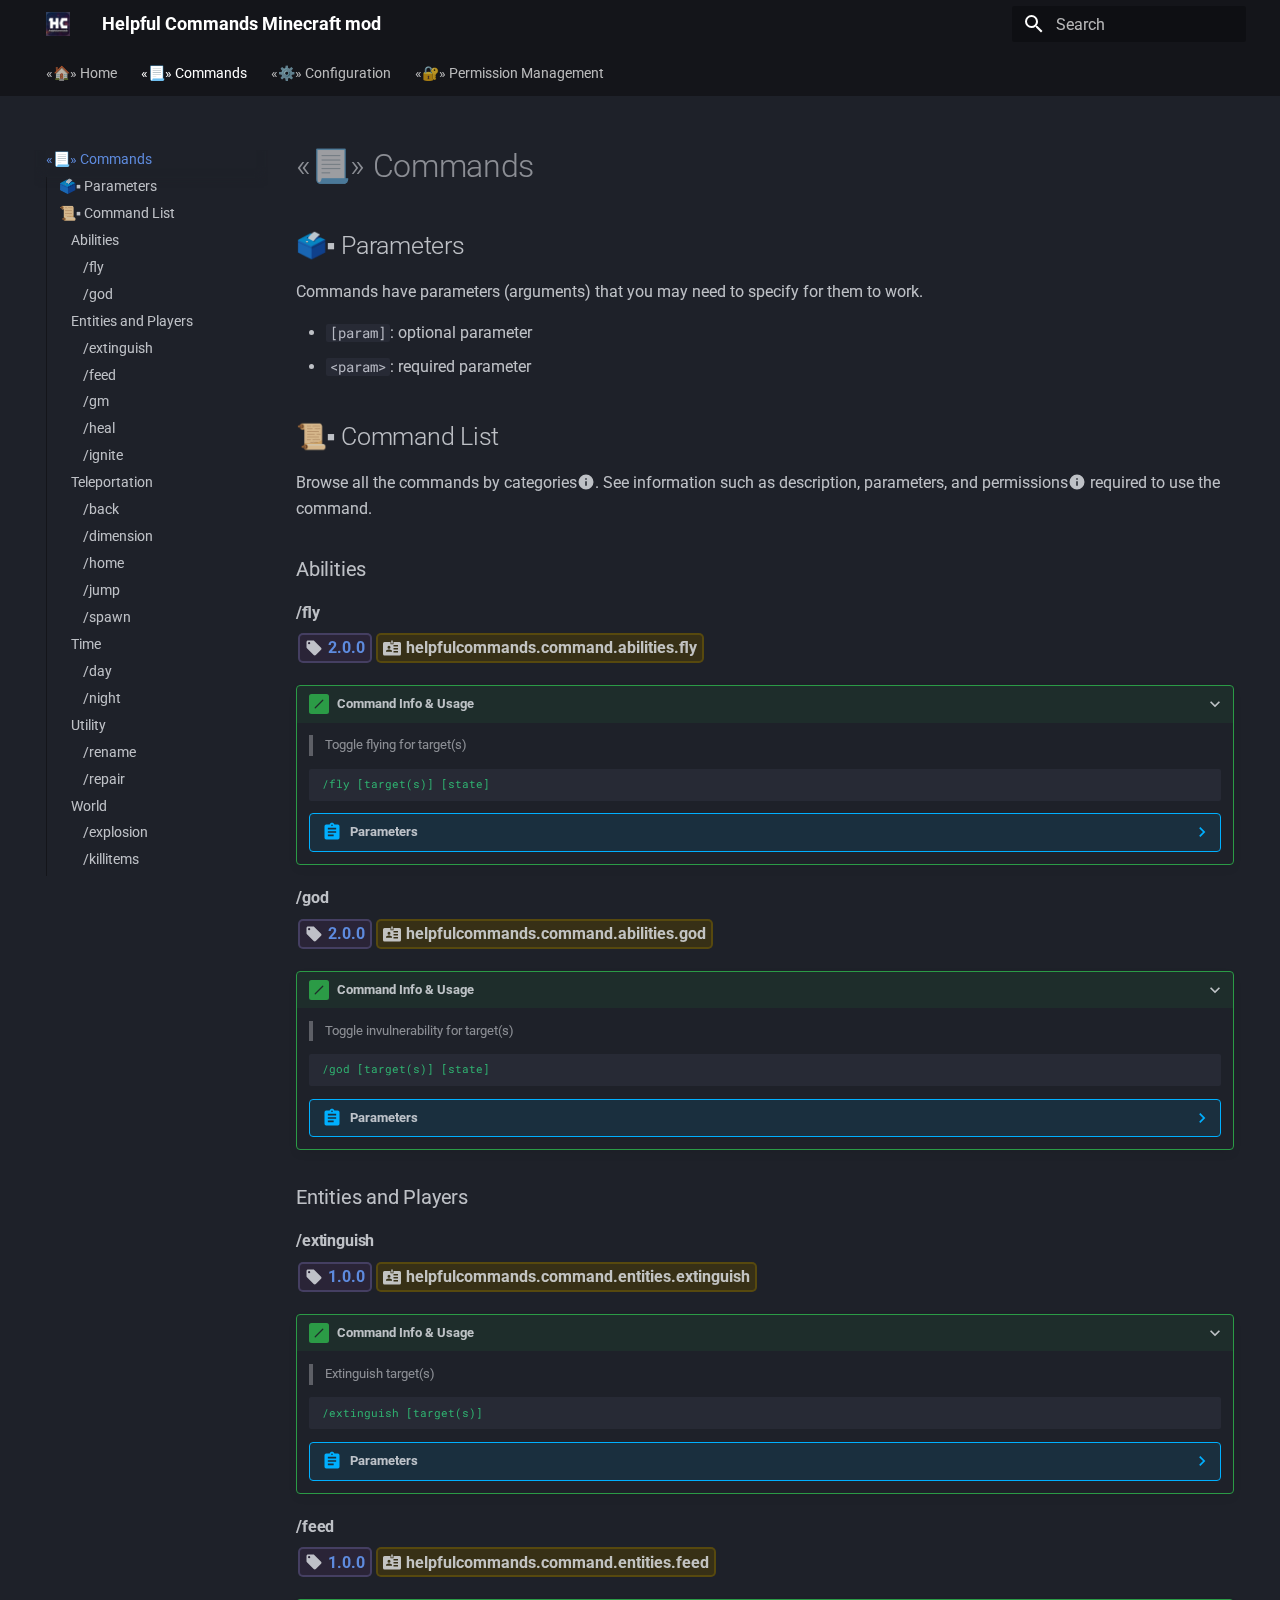
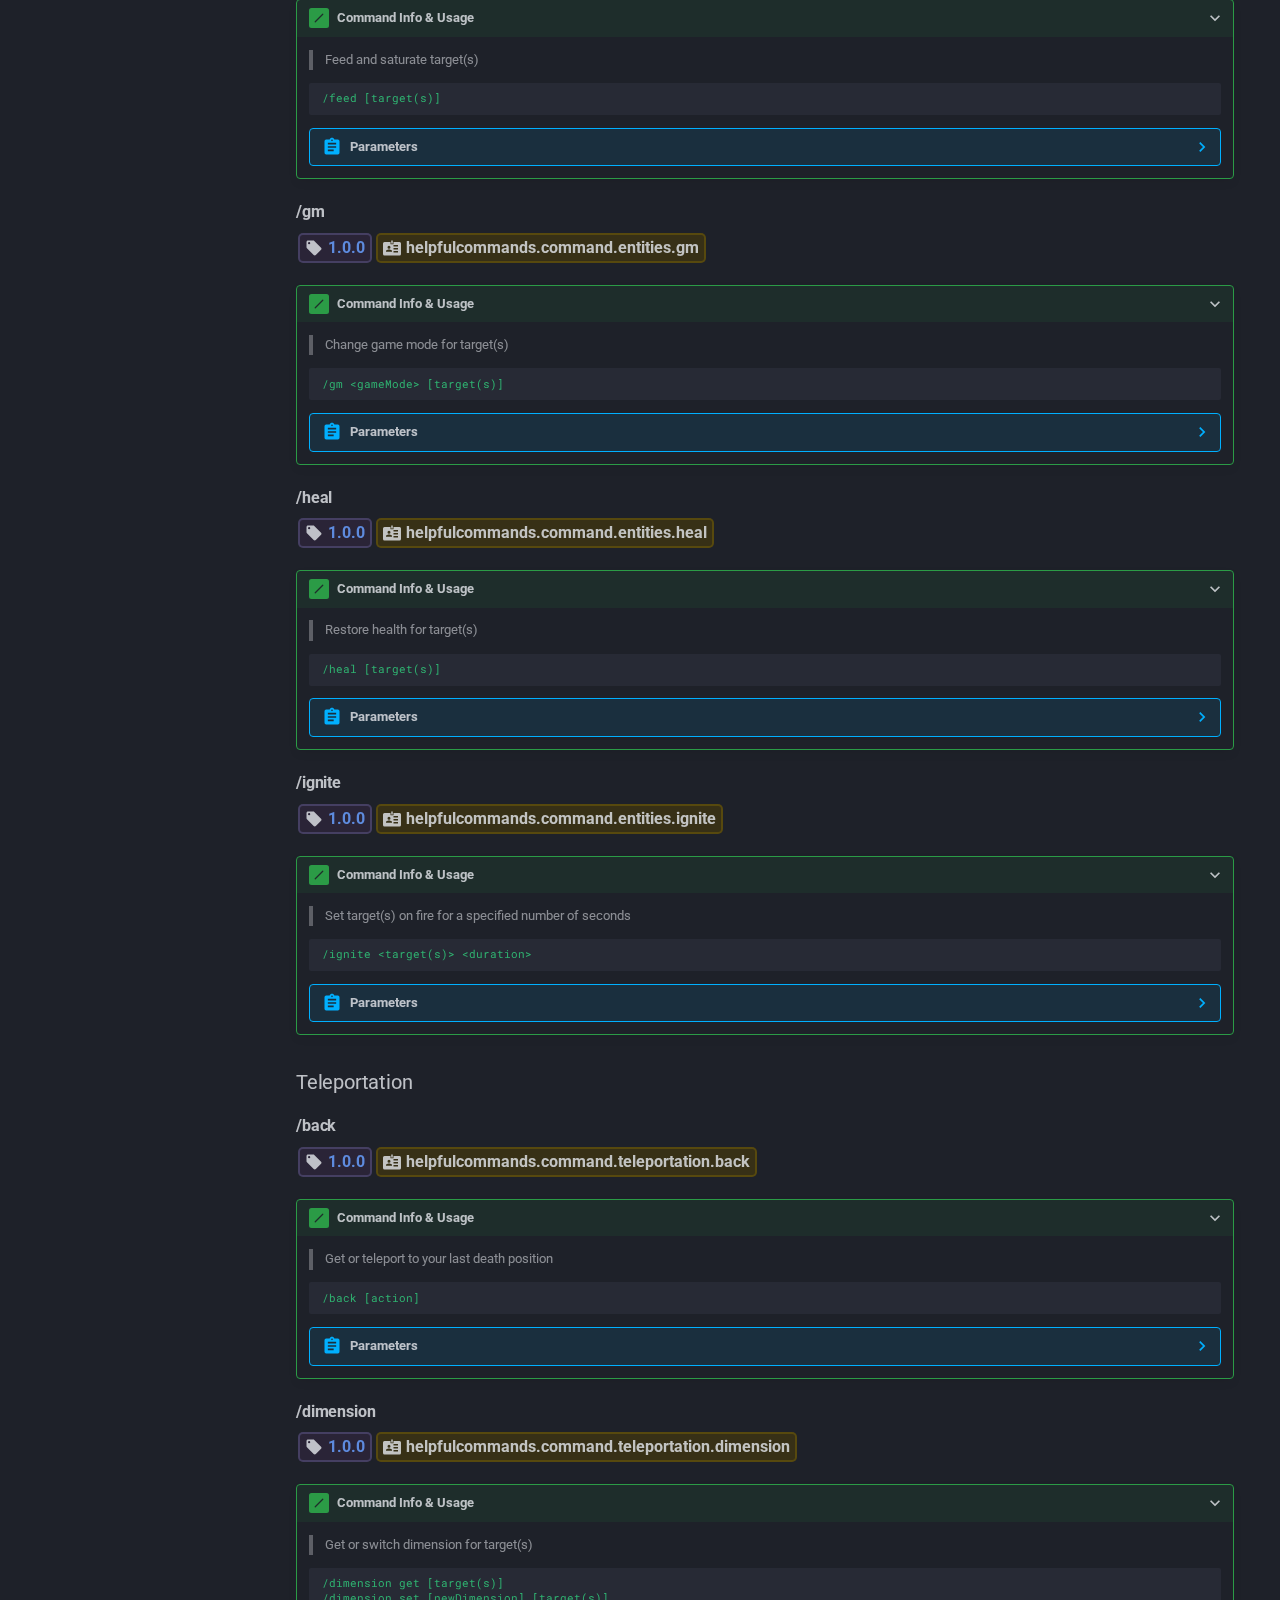
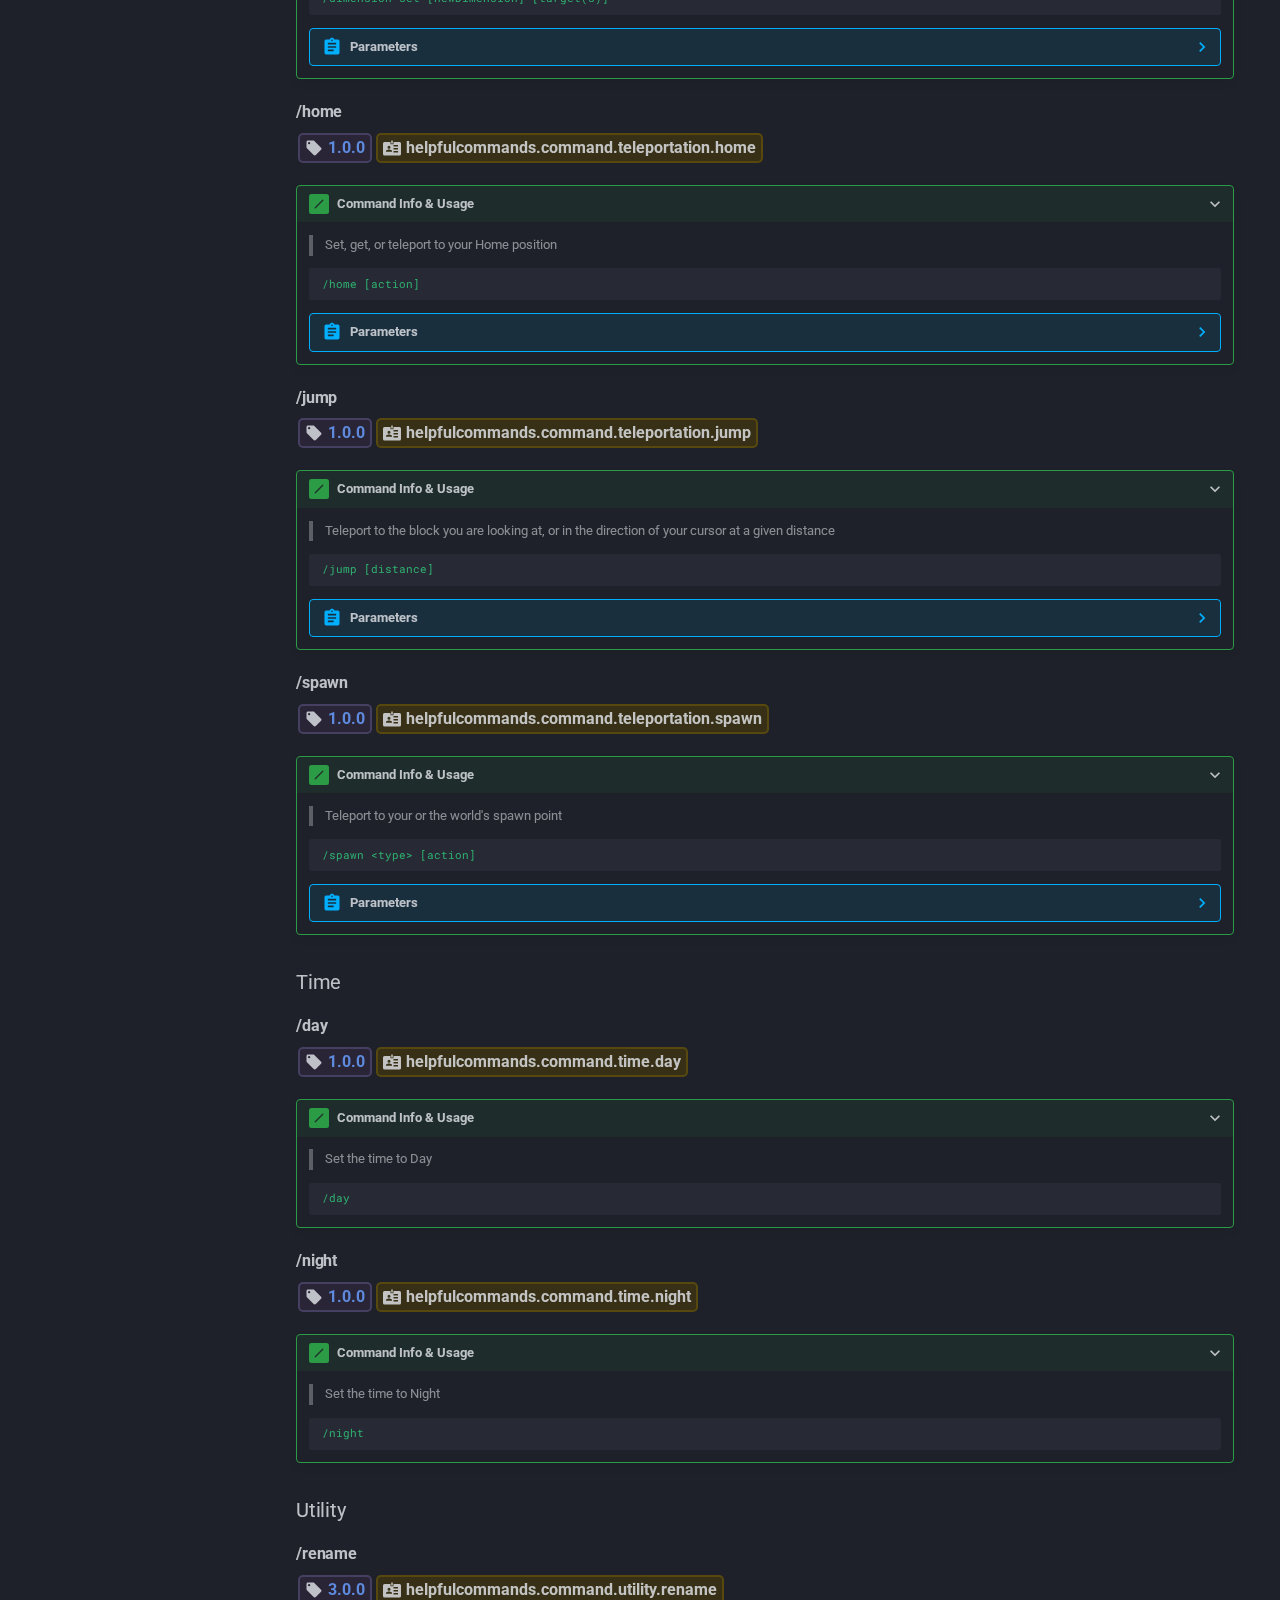
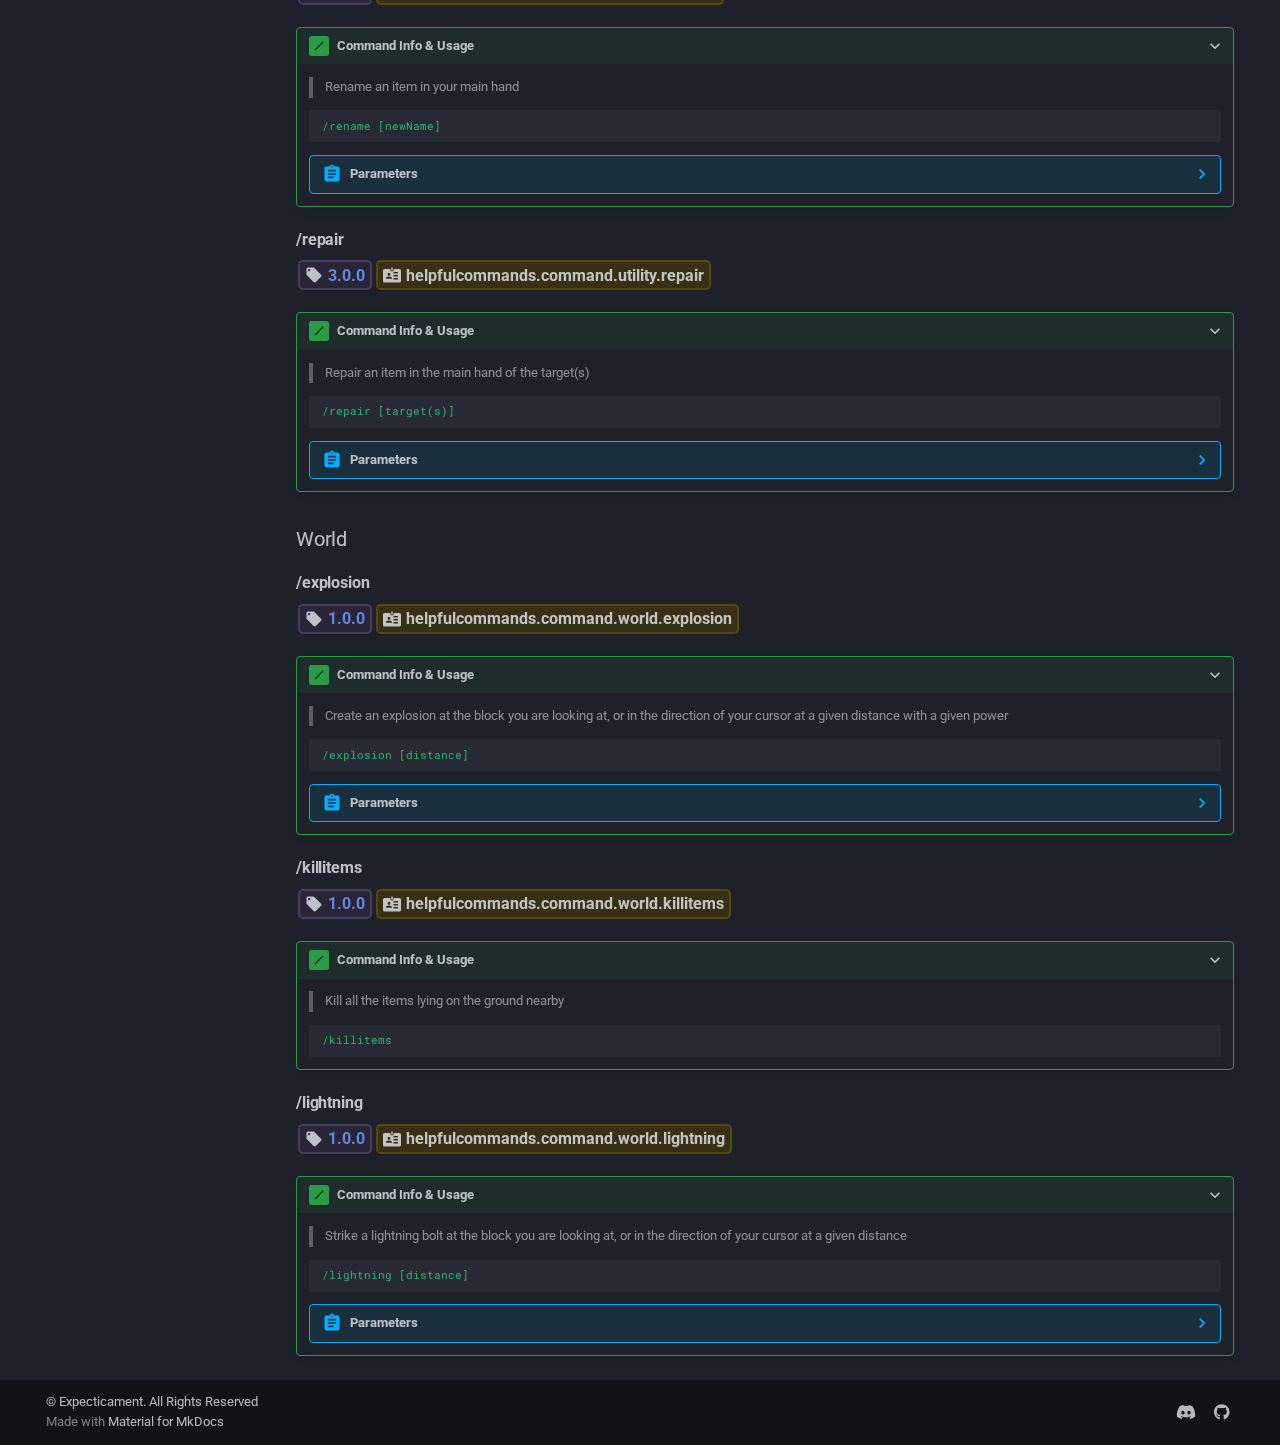
<file: commands/index.html>
<!doctype html>
<html lang="en" class="no-js">
  <head>
    
      <meta charset="utf-8">
      <meta name="viewport" content="width=device-width,initial-scale=1">
      
      
      
        <link rel="canonical" href="https://expecticament.github.io/HelpfulCommands/commands/">
      
      
        <link rel="prev" href="..">
      
      
        <link rel="next" href="../configuration/">
      
      
      <link rel="icon" href="../assets/images/favicon.png">
      <meta name="generator" content="mkdocs-1.6.0, mkdocs-material-9.5.27">
    
    
      
        <title>«📃» Commands - Helpful Commands Minecraft mod</title>
      
    
    
      <link rel="stylesheet" href="../assets/stylesheets/main.6543a935.min.css">
      
        
        <link rel="stylesheet" href="../assets/stylesheets/palette.06af60db.min.css">
      
      


    
    
      
    
    
      
        
        
        <link rel="preconnect" href="https://fonts.gstatic.com" crossorigin>
        <link rel="stylesheet" href="https://fonts.googleapis.com/css?family=Roboto:300,300i,400,400i,700,700i%7CRoboto+Mono:400,400i,700,700i&display=fallback">
        <style>:root{--md-text-font:"Roboto";--md-code-font:"Roboto Mono"}</style>
      
    
    
      <link rel="stylesheet" href="../stylesheets/extra.css">
    
    <script>__md_scope=new URL("..",location),__md_hash=e=>[...e].reduce((e,_)=>(e<<5)-e+_.charCodeAt(0),0),__md_get=(e,_=localStorage,t=__md_scope)=>JSON.parse(_.getItem(t.pathname+"."+e)),__md_set=(e,_,t=localStorage,a=__md_scope)=>{try{t.setItem(a.pathname+"."+e,JSON.stringify(_))}catch(e){}}</script>
    
      

    
    
    
  </head>
  
  
    
    
      
    
    
    
    
    <body dir="ltr" data-md-color-scheme="slate" data-md-color-primary="black" data-md-color-accent="indigo">
  
    
    <input class="md-toggle" data-md-toggle="drawer" type="checkbox" id="__drawer" autocomplete="off">
    <input class="md-toggle" data-md-toggle="search" type="checkbox" id="__search" autocomplete="off">
    <label class="md-overlay" for="__drawer"></label>
    <div data-md-component="skip">
      
        
        <a href="#parameters" class="md-skip">
          Skip to content
        </a>
      
    </div>
    <div data-md-component="announce">
      
    </div>
    
    
      

<header class="md-header" data-md-component="header">
  <nav class="md-header__inner md-grid" aria-label="Header">
    <a href=".." title="Helpful Commands Minecraft mod" class="md-header__button md-logo" aria-label="Helpful Commands Minecraft mod" data-md-component="logo">
      
  <img src="../assets/images/favicon.png" alt="logo">

    </a>
    <label class="md-header__button md-icon" for="__drawer">
      
      <svg xmlns="http://www.w3.org/2000/svg" viewBox="0 0 24 24"><path d="M3 6h18v2H3V6m0 5h18v2H3v-2m0 5h18v2H3v-2Z"/></svg>
    </label>
    <div class="md-header__title" data-md-component="header-title">
      <div class="md-header__ellipsis">
        <div class="md-header__topic">
          <span class="md-ellipsis">
            Helpful Commands Minecraft mod
          </span>
        </div>
        <div class="md-header__topic" data-md-component="header-topic">
          <span class="md-ellipsis">
            
              «📃» Commands
            
          </span>
        </div>
      </div>
    </div>
    
      
        <form class="md-header__option" data-md-component="palette">
  
    
    
    
    <input class="md-option" data-md-color-media="" data-md-color-scheme="slate" data-md-color-primary="black" data-md-color-accent="indigo"  aria-hidden="true"  type="radio" name="__palette" id="__palette_0">
    
  
</form>
      
    
    
      <script>var media,input,key,value,palette=__md_get("__palette");if(palette&&palette.color){"(prefers-color-scheme)"===palette.color.media&&(media=matchMedia("(prefers-color-scheme: light)"),input=document.querySelector(media.matches?"[data-md-color-media='(prefers-color-scheme: light)']":"[data-md-color-media='(prefers-color-scheme: dark)']"),palette.color.media=input.getAttribute("data-md-color-media"),palette.color.scheme=input.getAttribute("data-md-color-scheme"),palette.color.primary=input.getAttribute("data-md-color-primary"),palette.color.accent=input.getAttribute("data-md-color-accent"));for([key,value]of Object.entries(palette.color))document.body.setAttribute("data-md-color-"+key,value)}</script>
    
    
    
      <label class="md-header__button md-icon" for="__search">
        
        <svg xmlns="http://www.w3.org/2000/svg" viewBox="0 0 24 24"><path d="M9.5 3A6.5 6.5 0 0 1 16 9.5c0 1.61-.59 3.09-1.56 4.23l.27.27h.79l5 5-1.5 1.5-5-5v-.79l-.27-.27A6.516 6.516 0 0 1 9.5 16 6.5 6.5 0 0 1 3 9.5 6.5 6.5 0 0 1 9.5 3m0 2C7 5 5 7 5 9.5S7 14 9.5 14 14 12 14 9.5 12 5 9.5 5Z"/></svg>
      </label>
      <div class="md-search" data-md-component="search" role="dialog">
  <label class="md-search__overlay" for="__search"></label>
  <div class="md-search__inner" role="search">
    <form class="md-search__form" name="search">
      <input type="text" class="md-search__input" name="query" aria-label="Search" placeholder="Search" autocapitalize="off" autocorrect="off" autocomplete="off" spellcheck="false" data-md-component="search-query" required>
      <label class="md-search__icon md-icon" for="__search">
        
        <svg xmlns="http://www.w3.org/2000/svg" viewBox="0 0 24 24"><path d="M9.5 3A6.5 6.5 0 0 1 16 9.5c0 1.61-.59 3.09-1.56 4.23l.27.27h.79l5 5-1.5 1.5-5-5v-.79l-.27-.27A6.516 6.516 0 0 1 9.5 16 6.5 6.5 0 0 1 3 9.5 6.5 6.5 0 0 1 9.5 3m0 2C7 5 5 7 5 9.5S7 14 9.5 14 14 12 14 9.5 12 5 9.5 5Z"/></svg>
        
        <svg xmlns="http://www.w3.org/2000/svg" viewBox="0 0 24 24"><path d="M20 11v2H8l5.5 5.5-1.42 1.42L4.16 12l7.92-7.92L13.5 5.5 8 11h12Z"/></svg>
      </label>
      <nav class="md-search__options" aria-label="Search">
        
        <button type="reset" class="md-search__icon md-icon" title="Clear" aria-label="Clear" tabindex="-1">
          
          <svg xmlns="http://www.w3.org/2000/svg" viewBox="0 0 24 24"><path d="M19 6.41 17.59 5 12 10.59 6.41 5 5 6.41 10.59 12 5 17.59 6.41 19 12 13.41 17.59 19 19 17.59 13.41 12 19 6.41Z"/></svg>
        </button>
      </nav>
      
        <div class="md-search__suggest" data-md-component="search-suggest"></div>
      
    </form>
    <div class="md-search__output">
      <div class="md-search__scrollwrap" tabindex="0" data-md-scrollfix>
        <div class="md-search-result" data-md-component="search-result">
          <div class="md-search-result__meta">
            Initializing search
          </div>
          <ol class="md-search-result__list" role="presentation"></ol>
        </div>
      </div>
    </div>
  </div>
</div>
    
    
  </nav>
  
</header>
    
    <div class="md-container" data-md-component="container">
      
      
        
          
            
<nav class="md-tabs" aria-label="Tabs" data-md-component="tabs">
  <div class="md-grid">
    <ul class="md-tabs__list">
      
        
  
  
  
    <li class="md-tabs__item">
      <a href=".." class="md-tabs__link">
        
  
    
  
  «🏠» Home

      </a>
    </li>
  

      
        
  
  
    
  
  
    <li class="md-tabs__item md-tabs__item--active">
      <a href="./" class="md-tabs__link">
        
  
    
  
  «📃» Commands

      </a>
    </li>
  

      
        
  
  
  
    <li class="md-tabs__item">
      <a href="../configuration/" class="md-tabs__link">
        
  
    
  
  «⚙️» Configuration

      </a>
    </li>
  

      
        
  
  
  
    <li class="md-tabs__item">
      <a href="../permissionManagement/" class="md-tabs__link">
        
  
    
  
  «🔐» Permission Management

      </a>
    </li>
  

      
    </ul>
  </div>
</nav>
          
        
      
      <main class="md-main" data-md-component="main">
        <div class="md-main__inner md-grid">
          
            
              
              <div class="md-sidebar md-sidebar--primary" data-md-component="sidebar" data-md-type="navigation" >
                <div class="md-sidebar__scrollwrap">
                  <div class="md-sidebar__inner">
                    


  


  

<nav class="md-nav md-nav--primary md-nav--lifted md-nav--integrated" aria-label="Navigation" data-md-level="0">
  <label class="md-nav__title" for="__drawer">
    <a href=".." title="Helpful Commands Minecraft mod" class="md-nav__button md-logo" aria-label="Helpful Commands Minecraft mod" data-md-component="logo">
      
  <img src="../assets/images/favicon.png" alt="logo">

    </a>
    Helpful Commands Minecraft mod
  </label>
  
  <ul class="md-nav__list" data-md-scrollfix>
    
      
      
  
  
  
  
    <li class="md-nav__item">
      <a href=".." class="md-nav__link">
        
  
  <span class="md-ellipsis">
    «🏠» Home
  </span>
  

      </a>
    </li>
  

    
      
      
  
  
    
  
  
  
    <li class="md-nav__item md-nav__item--active">
      
      <input class="md-nav__toggle md-toggle" type="checkbox" id="__toc">
      
      
      
        <label class="md-nav__link md-nav__link--active" for="__toc">
          
  
  <span class="md-ellipsis">
    «📃» Commands
  </span>
  

          <span class="md-nav__icon md-icon"></span>
        </label>
      
      <a href="./" class="md-nav__link md-nav__link--active">
        
  
  <span class="md-ellipsis">
    «📃» Commands
  </span>
  

      </a>
      
        

<nav class="md-nav md-nav--secondary" aria-label="Table of contents">
  
  
  
  
    <label class="md-nav__title" for="__toc">
      <span class="md-nav__icon md-icon"></span>
      Table of contents
    </label>
    <ul class="md-nav__list" data-md-component="toc" data-md-scrollfix>
      
        <li class="md-nav__item">
  <a href="#parameters" class="md-nav__link">
    <span class="md-ellipsis">
      🗳️▪ Parameters
    </span>
  </a>
  
</li>
      
        <li class="md-nav__item">
  <a href="#command-list" class="md-nav__link">
    <span class="md-ellipsis">
      📜▪ Command List
    </span>
  </a>
  
    <nav class="md-nav" aria-label="📜▪ Command List">
      <ul class="md-nav__list">
        
          <li class="md-nav__item">
  <a href="#abilities" class="md-nav__link">
    <span class="md-ellipsis">
      Abilities
    </span>
  </a>
  
    <nav class="md-nav" aria-label="Abilities">
      <ul class="md-nav__list">
        
          <li class="md-nav__item">
  <a href="#fly" class="md-nav__link">
    <span class="md-ellipsis">
      /fly
    </span>
  </a>
  
</li>
        
          <li class="md-nav__item">
  <a href="#god" class="md-nav__link">
    <span class="md-ellipsis">
      /god
    </span>
  </a>
  
</li>
        
      </ul>
    </nav>
  
</li>
        
          <li class="md-nav__item">
  <a href="#entities-and-players" class="md-nav__link">
    <span class="md-ellipsis">
      Entities and Players
    </span>
  </a>
  
    <nav class="md-nav" aria-label="Entities and Players">
      <ul class="md-nav__list">
        
          <li class="md-nav__item">
  <a href="#extinguish" class="md-nav__link">
    <span class="md-ellipsis">
      /extinguish
    </span>
  </a>
  
</li>
        
          <li class="md-nav__item">
  <a href="#feed" class="md-nav__link">
    <span class="md-ellipsis">
      /feed
    </span>
  </a>
  
</li>
        
          <li class="md-nav__item">
  <a href="#gm" class="md-nav__link">
    <span class="md-ellipsis">
      /gm
    </span>
  </a>
  
</li>
        
          <li class="md-nav__item">
  <a href="#heal" class="md-nav__link">
    <span class="md-ellipsis">
      /heal
    </span>
  </a>
  
</li>
        
          <li class="md-nav__item">
  <a href="#ignite" class="md-nav__link">
    <span class="md-ellipsis">
      /ignite
    </span>
  </a>
  
</li>
        
      </ul>
    </nav>
  
</li>
        
          <li class="md-nav__item">
  <a href="#teleportation" class="md-nav__link">
    <span class="md-ellipsis">
      Teleportation
    </span>
  </a>
  
    <nav class="md-nav" aria-label="Teleportation">
      <ul class="md-nav__list">
        
          <li class="md-nav__item">
  <a href="#back" class="md-nav__link">
    <span class="md-ellipsis">
      /back
    </span>
  </a>
  
</li>
        
          <li class="md-nav__item">
  <a href="#dimension" class="md-nav__link">
    <span class="md-ellipsis">
      /dimension
    </span>
  </a>
  
</li>
        
          <li class="md-nav__item">
  <a href="#home" class="md-nav__link">
    <span class="md-ellipsis">
      /home
    </span>
  </a>
  
</li>
        
          <li class="md-nav__item">
  <a href="#jump" class="md-nav__link">
    <span class="md-ellipsis">
      /jump
    </span>
  </a>
  
</li>
        
          <li class="md-nav__item">
  <a href="#spawn" class="md-nav__link">
    <span class="md-ellipsis">
      /spawn
    </span>
  </a>
  
</li>
        
      </ul>
    </nav>
  
</li>
        
          <li class="md-nav__item">
  <a href="#time" class="md-nav__link">
    <span class="md-ellipsis">
      Time
    </span>
  </a>
  
    <nav class="md-nav" aria-label="Time">
      <ul class="md-nav__list">
        
          <li class="md-nav__item">
  <a href="#day" class="md-nav__link">
    <span class="md-ellipsis">
      /day
    </span>
  </a>
  
</li>
        
          <li class="md-nav__item">
  <a href="#night" class="md-nav__link">
    <span class="md-ellipsis">
      /night
    </span>
  </a>
  
</li>
        
      </ul>
    </nav>
  
</li>
        
          <li class="md-nav__item">
  <a href="#utility" class="md-nav__link">
    <span class="md-ellipsis">
      Utility
    </span>
  </a>
  
    <nav class="md-nav" aria-label="Utility">
      <ul class="md-nav__list">
        
          <li class="md-nav__item">
  <a href="#rename" class="md-nav__link">
    <span class="md-ellipsis">
      /rename
    </span>
  </a>
  
</li>
        
          <li class="md-nav__item">
  <a href="#repair" class="md-nav__link">
    <span class="md-ellipsis">
      /repair
    </span>
  </a>
  
</li>
        
      </ul>
    </nav>
  
</li>
        
          <li class="md-nav__item">
  <a href="#world" class="md-nav__link">
    <span class="md-ellipsis">
      World
    </span>
  </a>
  
    <nav class="md-nav" aria-label="World">
      <ul class="md-nav__list">
        
          <li class="md-nav__item">
  <a href="#explosion" class="md-nav__link">
    <span class="md-ellipsis">
      /explosion
    </span>
  </a>
  
</li>
        
          <li class="md-nav__item">
  <a href="#killitems" class="md-nav__link">
    <span class="md-ellipsis">
      /killitems
    </span>
  </a>
  
</li>
        
          <li class="md-nav__item">
  <a href="#lightning" class="md-nav__link">
    <span class="md-ellipsis">
      /lightning
    </span>
  </a>
  
</li>
        
      </ul>
    </nav>
  
</li>
        
      </ul>
    </nav>
  
</li>
      
    </ul>
  
</nav>
      
    </li>
  

    
      
      
  
  
  
  
    <li class="md-nav__item">
      <a href="../configuration/" class="md-nav__link">
        
  
  <span class="md-ellipsis">
    «⚙️» Configuration
  </span>
  

      </a>
    </li>
  

    
      
      
  
  
  
  
    <li class="md-nav__item">
      <a href="../permissionManagement/" class="md-nav__link">
        
  
  <span class="md-ellipsis">
    «🔐» Permission Management
  </span>
  

      </a>
    </li>
  

    
  </ul>
</nav>
                  </div>
                </div>
              </div>
            
            
          
          
            <div class="md-content" data-md-component="content">
              <article class="md-content__inner md-typeset">
                
                  


  <h1>«📃» Commands</h1>

<h2 id="parameters">🗳️▪ Parameters</h2>
<p>Commands have parameters (arguments) that you may need to specify for them to work.</p>
<ul>
<li><code>[param]</code>: optional parameter</li>
<li><code>&lt;param&gt;</code>: required parameter</li>
</ul>
<h2 id="command-list">📜▪ Command List</h2>
<p>Browse all the commands by categories<span class="twemoji" title="Categories were introduced in Helpful Commands v. 3.0.0"><svg xmlns="http://www.w3.org/2000/svg" viewBox="0 0 24 24"><path d="M13 9h-2V7h2m0 10h-2v-6h2m-1-9A10 10 0 0 0 2 12a10 10 0 0 0 10 10 10 10 0 0 0 10-10A10 10 0 0 0 12 2Z"/></svg></span>. See information such as description, parameters, and permissions<span class="twemoji" title="Fabric Permissions API support was introduced in Helpful Commands v. 3.0.0"><svg xmlns="http://www.w3.org/2000/svg" viewBox="0 0 24 24"><path d="M13 9h-2V7h2m0 10h-2v-6h2m-1-9A10 10 0 0 0 2 12a10 10 0 0 0 10 10 10 10 0 0 0 10-10A10 10 0 0 0 12 2Z"/></svg></span> required to use the command.</p>
<h3 id="abilities">Abilities</h3>
<h4 id="fly">/fly</h4>
<div class="hc-mic-holder">
    <div class="hc-mic-entry hc-mic-version">
        <div class="hc-mic-logo"><span class="twemoji" title="Mod version"><svg xmlns="http://www.w3.org/2000/svg" viewBox="0 0 24 24"><path d="M5.5 7A1.5 1.5 0 0 1 4 5.5 1.5 1.5 0 0 1 5.5 4 1.5 1.5 0 0 1 7 5.5 1.5 1.5 0 0 1 5.5 7m15.91 4.58-9-9C12.05 2.22 11.55 2 11 2H4c-1.11 0-2 .89-2 2v7c0 .55.22 1.05.59 1.41l8.99 9c.37.36.87.59 1.42.59.55 0 1.05-.23 1.41-.59l7-7c.37-.36.59-.86.59-1.41 0-.56-.23-1.06-.59-1.42Z"></path></svg></span></div><p class="hc-mic-text"><a href="https://github.com/Expecticament/HelpfulCommands/releases/tag/2.0.0">2.0.0</a></p>
    </div>
    <div class="hc-mic-entry hc-mic-permission">
        <div class="hc-mic-logo"><span class="twemoji" title="Permission ID"><svg xmlns="http://www.w3.org/2000/svg" viewBox="0 0 24 24"><path d="M22 4h-8v3h-4V4H2a2 2 0 0 0-2 2v14a2 2 0 0 0 2 2h20a2 2 0 0 0 2-2V6a2 2 0 0 0-2-2M8 9a2 2 0 0 1 2 2 2 2 0 0 1-2 2 2 2 0 0 1-2-2 2 2 0 0 1 2-2m4 8H4v-1c0-1.33 2.67-2 4-2s4 .67 4 2v1m8 1h-6v-2h6v2m0-4h-6v-2h6v2m0-4h-6V8h6v2m-7-4h-2V2h2v4Z"></path></svg></span></div><p class="hc-mic-text">helpfulcommands.command.abilities.fly</p>
    </div>
</div>
<details class="hc-command" open="open">
<summary>Command Info &amp; Usage</summary>
<blockquote>
<p>Toggle flying for target(s)</p>
</blockquote>
<div class="no-copy highlight"><pre><span></span><code><span class="l l-Scalar l-Scalar-Plain">/fly [target(s)] [state]</span>
</code></pre></div>
<details class="abstract">
<summary>Parameters</summary>
<p><code>target(s)</code>: player(s)
<br>
<code>state</code>: boolean(true/false). If not specified, flying will be toggled for each target (can fly -&gt; can't fly; can't fly -&gt; can fly)</p>
</details>
</details>
<h4 id="god">/god</h4>
<div class="hc-mic-holder">
    <div class="hc-mic-entry hc-mic-version">
        <div class="hc-mic-logo"><span class="twemoji" title="Mod version"><svg xmlns="http://www.w3.org/2000/svg" viewBox="0 0 24 24"><path d="M5.5 7A1.5 1.5 0 0 1 4 5.5 1.5 1.5 0 0 1 5.5 4 1.5 1.5 0 0 1 7 5.5 1.5 1.5 0 0 1 5.5 7m15.91 4.58-9-9C12.05 2.22 11.55 2 11 2H4c-1.11 0-2 .89-2 2v7c0 .55.22 1.05.59 1.41l8.99 9c.37.36.87.59 1.42.59.55 0 1.05-.23 1.41-.59l7-7c.37-.36.59-.86.59-1.41 0-.56-.23-1.06-.59-1.42Z"></path></svg></span></div><p class="hc-mic-text"><a href="https://github.com/Expecticament/HelpfulCommands/releases/tag/2.0.0">2.0.0</a></p>
    </div>
    <div class="hc-mic-entry hc-mic-permission">
        <div class="hc-mic-logo"><span class="twemoji" title="Permission ID"><svg xmlns="http://www.w3.org/2000/svg" viewBox="0 0 24 24"><path d="M22 4h-8v3h-4V4H2a2 2 0 0 0-2 2v14a2 2 0 0 0 2 2h20a2 2 0 0 0 2-2V6a2 2 0 0 0-2-2M8 9a2 2 0 0 1 2 2 2 2 0 0 1-2 2 2 2 0 0 1-2-2 2 2 0 0 1 2-2m4 8H4v-1c0-1.33 2.67-2 4-2s4 .67 4 2v1m8 1h-6v-2h6v2m0-4h-6v-2h6v2m0-4h-6V8h6v2m-7-4h-2V2h2v4Z"></path></svg></span></div><p class="hc-mic-text">helpfulcommands.command.abilities.god</p>
    </div>
</div>
<details class="hc-command" open="open">
<summary>Command Info &amp; Usage</summary>
<blockquote>
<p>Toggle invulnerability for target(s)</p>
</blockquote>
<div class="no-copy highlight"><pre><span></span><code><span class="l l-Scalar l-Scalar-Plain">/god [target(s)] [state]</span>
</code></pre></div>
<details class="abstract">
<summary>Parameters</summary>
<p><code>target(s)</code>: player(s)
<br>
<code>state</code>: boolean(true/false). If not specified, invulnerability will be toggled for each target (invulnerable -&gt; vulnerable; vulnerable -&gt; invulnerable)</p>
</details>
</details>
<h3 id="entities-and-players">Entities and Players</h3>
<h4 id="extinguish">/extinguish</h4>
<div class="hc-mic-holder">
    <div class="hc-mic-entry hc-mic-version">
        <div class="hc-mic-logo"><span class="twemoji" title="Mod version"><svg xmlns="http://www.w3.org/2000/svg" viewBox="0 0 24 24"><path d="M5.5 7A1.5 1.5 0 0 1 4 5.5 1.5 1.5 0 0 1 5.5 4 1.5 1.5 0 0 1 7 5.5 1.5 1.5 0 0 1 5.5 7m15.91 4.58-9-9C12.05 2.22 11.55 2 11 2H4c-1.11 0-2 .89-2 2v7c0 .55.22 1.05.59 1.41l8.99 9c.37.36.87.59 1.42.59.55 0 1.05-.23 1.41-.59l7-7c.37-.36.59-.86.59-1.41 0-.56-.23-1.06-.59-1.42Z"></path></svg></span></div><p class="hc-mic-text"><a href="https://github.com/Expecticament/HelpfulCommands/releases/tag/1.0.1">1.0.0</a></p>
    </div>
    <div class="hc-mic-entry hc-mic-permission">
        <div class="hc-mic-logo"><span class="twemoji" title="Permission ID"><svg xmlns="http://www.w3.org/2000/svg" viewBox="0 0 24 24"><path d="M22 4h-8v3h-4V4H2a2 2 0 0 0-2 2v14a2 2 0 0 0 2 2h20a2 2 0 0 0 2-2V6a2 2 0 0 0-2-2M8 9a2 2 0 0 1 2 2 2 2 0 0 1-2 2 2 2 0 0 1-2-2 2 2 0 0 1 2-2m4 8H4v-1c0-1.33 2.67-2 4-2s4 .67 4 2v1m8 1h-6v-2h6v2m0-4h-6v-2h6v2m0-4h-6V8h6v2m-7-4h-2V2h2v4Z"></path></svg></span></div><p class="hc-mic-text">helpfulcommands.command.entities.extinguish</p>
    </div>
</div>
<details class="hc-command" open="open">
<summary>Command Info &amp; Usage</summary>
<blockquote>
<p>Extinguish target(s)</p>
</blockquote>
<div class="no-copy highlight"><pre><span></span><code><span class="l l-Scalar l-Scalar-Plain">/extinguish [target(s)]</span>
</code></pre></div>
<details class="abstract">
<summary>Parameters</summary>
<p><code>target(s)</code>: entity(-ies)</p>
</details>
</details>
<h4 id="feed">/feed</h4>
<div class="hc-mic-holder">
    <div class="hc-mic-entry hc-mic-version">
        <div class="hc-mic-logo"><span class="twemoji" title="Mod version"><svg xmlns="http://www.w3.org/2000/svg" viewBox="0 0 24 24"><path d="M5.5 7A1.5 1.5 0 0 1 4 5.5 1.5 1.5 0 0 1 5.5 4 1.5 1.5 0 0 1 7 5.5 1.5 1.5 0 0 1 5.5 7m15.91 4.58-9-9C12.05 2.22 11.55 2 11 2H4c-1.11 0-2 .89-2 2v7c0 .55.22 1.05.59 1.41l8.99 9c.37.36.87.59 1.42.59.55 0 1.05-.23 1.41-.59l7-7c.37-.36.59-.86.59-1.41 0-.56-.23-1.06-.59-1.42Z"></path></svg></span></div><p class="hc-mic-text"><a href="https://github.com/Expecticament/HelpfulCommands/releases/tag/1.0.1">1.0.0</a></p>
    </div>
    <div class="hc-mic-entry hc-mic-permission">
        <div class="hc-mic-logo"><span class="twemoji" title="Permission ID"><svg xmlns="http://www.w3.org/2000/svg" viewBox="0 0 24 24"><path d="M22 4h-8v3h-4V4H2a2 2 0 0 0-2 2v14a2 2 0 0 0 2 2h20a2 2 0 0 0 2-2V6a2 2 0 0 0-2-2M8 9a2 2 0 0 1 2 2 2 2 0 0 1-2 2 2 2 0 0 1-2-2 2 2 0 0 1 2-2m4 8H4v-1c0-1.33 2.67-2 4-2s4 .67 4 2v1m8 1h-6v-2h6v2m0-4h-6v-2h6v2m0-4h-6V8h6v2m-7-4h-2V2h2v4Z"></path></svg></span></div><p class="hc-mic-text">helpfulcommands.command.entities.feed</p>
    </div>
</div>
<details class="hc-command" open="open">
<summary>Command Info &amp; Usage</summary>
<blockquote>
<p>Feed and saturate target(s)</p>
</blockquote>
<div class="no-copy highlight"><pre><span></span><code><span class="l l-Scalar l-Scalar-Plain">/feed [target(s)]</span>
</code></pre></div>
<details class="abstract">
<summary>Parameters</summary>
<p><code>target(s)</code>: player(s)</p>
</details>
</details>
<h4 id="gm">/gm</h4>
<div class="hc-mic-holder">
    <div class="hc-mic-entry hc-mic-version">
        <div class="hc-mic-logo"><span class="twemoji" title="Mod version"><svg xmlns="http://www.w3.org/2000/svg" viewBox="0 0 24 24"><path d="M5.5 7A1.5 1.5 0 0 1 4 5.5 1.5 1.5 0 0 1 5.5 4 1.5 1.5 0 0 1 7 5.5 1.5 1.5 0 0 1 5.5 7m15.91 4.58-9-9C12.05 2.22 11.55 2 11 2H4c-1.11 0-2 .89-2 2v7c0 .55.22 1.05.59 1.41l8.99 9c.37.36.87.59 1.42.59.55 0 1.05-.23 1.41-.59l7-7c.37-.36.59-.86.59-1.41 0-.56-.23-1.06-.59-1.42Z"></path></svg></span></div><p class="hc-mic-text"><a href="https://github.com/Expecticament/HelpfulCommands/releases/tag/1.0.1">1.0.0</a></p>
    </div>
    <div class="hc-mic-entry hc-mic-permission">
        <div class="hc-mic-logo"><span class="twemoji" title="Permission ID"><svg xmlns="http://www.w3.org/2000/svg" viewBox="0 0 24 24"><path d="M22 4h-8v3h-4V4H2a2 2 0 0 0-2 2v14a2 2 0 0 0 2 2h20a2 2 0 0 0 2-2V6a2 2 0 0 0-2-2M8 9a2 2 0 0 1 2 2 2 2 0 0 1-2 2 2 2 0 0 1-2-2 2 2 0 0 1 2-2m4 8H4v-1c0-1.33 2.67-2 4-2s4 .67 4 2v1m8 1h-6v-2h6v2m0-4h-6v-2h6v2m0-4h-6V8h6v2m-7-4h-2V2h2v4Z"></path></svg></span></div><p class="hc-mic-text">helpfulcommands.command.entities.gm</p>
    </div>
</div>
<details class="hc-command" open="open">
<summary>Command Info &amp; Usage</summary>
<blockquote>
<p>Change game mode for target(s)</p>
</blockquote>
<div class="no-copy highlight"><pre><span></span><code><span class="l l-Scalar l-Scalar-Plain">/gm &lt;gameMode&gt; [target(s)]</span>
</code></pre></div>
<details class="abstract">
<summary>Parameters</summary>
<p><code>gameMode</code>:</p>
<ul>
<li><code>a</code>: adventure</li>
<li><code>c</code>: creative</li>
<li><code>s</code>: survival</li>
<li><code>sp</code>: spectator</li>
</ul>
<p><code>target(s)</code>: player(s)</p>
</details>
</details>
<h4 id="heal">/heal</h4>
<div class="hc-mic-holder">
    <div class="hc-mic-entry hc-mic-version">
        <div class="hc-mic-logo"><span class="twemoji" title="Mod version"><svg xmlns="http://www.w3.org/2000/svg" viewBox="0 0 24 24"><path d="M5.5 7A1.5 1.5 0 0 1 4 5.5 1.5 1.5 0 0 1 5.5 4 1.5 1.5 0 0 1 7 5.5 1.5 1.5 0 0 1 5.5 7m15.91 4.58-9-9C12.05 2.22 11.55 2 11 2H4c-1.11 0-2 .89-2 2v7c0 .55.22 1.05.59 1.41l8.99 9c.37.36.87.59 1.42.59.55 0 1.05-.23 1.41-.59l7-7c.37-.36.59-.86.59-1.41 0-.56-.23-1.06-.59-1.42Z"></path></svg></span></div><p class="hc-mic-text"><a href="https://github.com/Expecticament/HelpfulCommands/releases/tag/1.0.1">1.0.0</a></p>
    </div>
    <div class="hc-mic-entry hc-mic-permission">
        <div class="hc-mic-logo"><span class="twemoji" title="Permission ID"><svg xmlns="http://www.w3.org/2000/svg" viewBox="0 0 24 24"><path d="M22 4h-8v3h-4V4H2a2 2 0 0 0-2 2v14a2 2 0 0 0 2 2h20a2 2 0 0 0 2-2V6a2 2 0 0 0-2-2M8 9a2 2 0 0 1 2 2 2 2 0 0 1-2 2 2 2 0 0 1-2-2 2 2 0 0 1 2-2m4 8H4v-1c0-1.33 2.67-2 4-2s4 .67 4 2v1m8 1h-6v-2h6v2m0-4h-6v-2h6v2m0-4h-6V8h6v2m-7-4h-2V2h2v4Z"></path></svg></span></div><p class="hc-mic-text">helpfulcommands.command.entities.heal</p>
    </div>
</div>
<details class="hc-command" open="open">
<summary>Command Info &amp; Usage</summary>
<blockquote>
<p>Restore health for target(s)</p>
</blockquote>
<div class="no-copy highlight"><pre><span></span><code><span class="l l-Scalar l-Scalar-Plain">/heal [target(s)]</span>
</code></pre></div>
<details class="abstract">
<summary>Parameters</summary>
<p><code>target(s)</code>: player(s)</p>
</details>
</details>
<h4 id="ignite">/ignite</h4>
<div class="hc-mic-holder">
    <div class="hc-mic-entry hc-mic-version">
        <div class="hc-mic-logo"><span class="twemoji" title="Mod version"><svg xmlns="http://www.w3.org/2000/svg" viewBox="0 0 24 24"><path d="M5.5 7A1.5 1.5 0 0 1 4 5.5 1.5 1.5 0 0 1 5.5 4 1.5 1.5 0 0 1 7 5.5 1.5 1.5 0 0 1 5.5 7m15.91 4.58-9-9C12.05 2.22 11.55 2 11 2H4c-1.11 0-2 .89-2 2v7c0 .55.22 1.05.59 1.41l8.99 9c.37.36.87.59 1.42.59.55 0 1.05-.23 1.41-.59l7-7c.37-.36.59-.86.59-1.41 0-.56-.23-1.06-.59-1.42Z"></path></svg></span></div><p class="hc-mic-text"><a href="https://github.com/Expecticament/HelpfulCommands/releases/tag/1.0.1">1.0.0</a></p>
    </div>
    <div class="hc-mic-entry hc-mic-permission">
        <div class="hc-mic-logo"><span class="twemoji" title="Permission ID"><svg xmlns="http://www.w3.org/2000/svg" viewBox="0 0 24 24"><path d="M22 4h-8v3h-4V4H2a2 2 0 0 0-2 2v14a2 2 0 0 0 2 2h20a2 2 0 0 0 2-2V6a2 2 0 0 0-2-2M8 9a2 2 0 0 1 2 2 2 2 0 0 1-2 2 2 2 0 0 1-2-2 2 2 0 0 1 2-2m4 8H4v-1c0-1.33 2.67-2 4-2s4 .67 4 2v1m8 1h-6v-2h6v2m0-4h-6v-2h6v2m0-4h-6V8h6v2m-7-4h-2V2h2v4Z"></path></svg></span></div><p class="hc-mic-text">helpfulcommands.command.entities.ignite</p>
    </div>
</div>
<details class="hc-command" open="open">
<summary>Command Info &amp; Usage</summary>
<blockquote>
<p>Set target(s) on fire for a specified number of seconds</p>
</blockquote>
<div class="no-copy highlight"><pre><span></span><code><span class="l l-Scalar l-Scalar-Plain">/ignite &lt;target(s)&gt; &lt;duration&gt;</span>
</code></pre></div>
<details class="abstract">
<summary>Parameters</summary>
<p><code>target(s)</code>: entity(-ies)
<br>
<code>duration</code>: time to burn (in seconds)</p>
</details>
</details>
<h3 id="teleportation">Teleportation</h3>
<h4 id="back">/back</h4>
<div class="hc-mic-holder">
    <div class="hc-mic-entry hc-mic-version">
        <div class="hc-mic-logo"><span class="twemoji" title="Mod version"><svg xmlns="http://www.w3.org/2000/svg" viewBox="0 0 24 24"><path d="M5.5 7A1.5 1.5 0 0 1 4 5.5 1.5 1.5 0 0 1 5.5 4 1.5 1.5 0 0 1 7 5.5 1.5 1.5 0 0 1 5.5 7m15.91 4.58-9-9C12.05 2.22 11.55 2 11 2H4c-1.11 0-2 .89-2 2v7c0 .55.22 1.05.59 1.41l8.99 9c.37.36.87.59 1.42.59.55 0 1.05-.23 1.41-.59l7-7c.37-.36.59-.86.59-1.41 0-.56-.23-1.06-.59-1.42Z"></path></svg></span></div><p class="hc-mic-text"><a href="https://github.com/Expecticament/HelpfulCommands/releases/tag/1.0.1">1.0.0</a></p>
    </div>
    <div class="hc-mic-entry hc-mic-permission">
        <div class="hc-mic-logo"><span class="twemoji" title="Permission ID"><svg xmlns="http://www.w3.org/2000/svg" viewBox="0 0 24 24"><path d="M22 4h-8v3h-4V4H2a2 2 0 0 0-2 2v14a2 2 0 0 0 2 2h20a2 2 0 0 0 2-2V6a2 2 0 0 0-2-2M8 9a2 2 0 0 1 2 2 2 2 0 0 1-2 2 2 2 0 0 1-2-2 2 2 0 0 1 2-2m4 8H4v-1c0-1.33 2.67-2 4-2s4 .67 4 2v1m8 1h-6v-2h6v2m0-4h-6v-2h6v2m0-4h-6V8h6v2m-7-4h-2V2h2v4Z"></path></svg></span></div><p class="hc-mic-text">helpfulcommands.command.teleportation.back</p>
    </div>
</div>
<details class="hc-command" open="open">
<summary>Command Info &amp; Usage</summary>
<blockquote>
<p>Get or teleport to your last death position</p>
</blockquote>
<div class="no-copy highlight"><pre><span></span><code><span class="l l-Scalar l-Scalar-Plain">/back [action]</span>
</code></pre></div>
<details class="abstract">
<summary>Parameters</summary>
<p><code>action</code>:</p>
<ul>
<li><code>get</code>: print the coordinates to chat</li>
<li><code>tp</code>: teleport to the position</li>
</ul>
</details>
</details>
<h4 id="dimension">/dimension</h4>
<div class="hc-mic-holder">
    <div class="hc-mic-entry hc-mic-version">
        <div class="hc-mic-logo"><span class="twemoji" title="Mod version"><svg xmlns="http://www.w3.org/2000/svg" viewBox="0 0 24 24"><path d="M5.5 7A1.5 1.5 0 0 1 4 5.5 1.5 1.5 0 0 1 5.5 4 1.5 1.5 0 0 1 7 5.5 1.5 1.5 0 0 1 5.5 7m15.91 4.58-9-9C12.05 2.22 11.55 2 11 2H4c-1.11 0-2 .89-2 2v7c0 .55.22 1.05.59 1.41l8.99 9c.37.36.87.59 1.42.59.55 0 1.05-.23 1.41-.59l7-7c.37-.36.59-.86.59-1.41 0-.56-.23-1.06-.59-1.42Z"></path></svg></span></div><p class="hc-mic-text"><a href="https://github.com/Expecticament/HelpfulCommands/releases/tag/1.0.1">1.0.0</a></p>
    </div>
    <div class="hc-mic-entry hc-mic-permission">
        <div class="hc-mic-logo"><span class="twemoji" title="Permission ID"><svg xmlns="http://www.w3.org/2000/svg" viewBox="0 0 24 24"><path d="M22 4h-8v3h-4V4H2a2 2 0 0 0-2 2v14a2 2 0 0 0 2 2h20a2 2 0 0 0 2-2V6a2 2 0 0 0-2-2M8 9a2 2 0 0 1 2 2 2 2 0 0 1-2 2 2 2 0 0 1-2-2 2 2 0 0 1 2-2m4 8H4v-1c0-1.33 2.67-2 4-2s4 .67 4 2v1m8 1h-6v-2h6v2m0-4h-6v-2h6v2m0-4h-6V8h6v2m-7-4h-2V2h2v4Z"></path></svg></span></div><p class="hc-mic-text">helpfulcommands.command.teleportation.dimension</p>
    </div>
</div>
<details class="hc-command" open="open">
<summary>Command Info &amp; Usage</summary>
<blockquote>
<p>Get or switch dimension for target(s)</p>
</blockquote>
<div class="no-copy highlight"><pre><span></span><code><span class="l l-Scalar l-Scalar-Plain">/dimension get [target(s)]</span>
<span class="l l-Scalar l-Scalar-Plain">/dimension set [newDimension] [target(s)]</span>
</code></pre></div>
<details class="abstract">
<summary>Parameters</summary>
<p><code>newDimension</code>: dimension to teleport to
<br>
<code>target(s)</code>: entity(-ies)</p>
</details>
</details>
<h4 id="home">/home</h4>
<div class="hc-mic-holder">
    <div class="hc-mic-entry hc-mic-version">
        <div class="hc-mic-logo"><span class="twemoji" title="Mod version"><svg xmlns="http://www.w3.org/2000/svg" viewBox="0 0 24 24"><path d="M5.5 7A1.5 1.5 0 0 1 4 5.5 1.5 1.5 0 0 1 5.5 4 1.5 1.5 0 0 1 7 5.5 1.5 1.5 0 0 1 5.5 7m15.91 4.58-9-9C12.05 2.22 11.55 2 11 2H4c-1.11 0-2 .89-2 2v7c0 .55.22 1.05.59 1.41l8.99 9c.37.36.87.59 1.42.59.55 0 1.05-.23 1.41-.59l7-7c.37-.36.59-.86.59-1.41 0-.56-.23-1.06-.59-1.42Z"></path></svg></span></div><p class="hc-mic-text"><a href="https://github.com/Expecticament/HelpfulCommands/releases/tag/1.0.1">1.0.0</a></p>
    </div>
    <div class="hc-mic-entry hc-mic-permission">
        <div class="hc-mic-logo"><span class="twemoji" title="Permission ID"><svg xmlns="http://www.w3.org/2000/svg" viewBox="0 0 24 24"><path d="M22 4h-8v3h-4V4H2a2 2 0 0 0-2 2v14a2 2 0 0 0 2 2h20a2 2 0 0 0 2-2V6a2 2 0 0 0-2-2M8 9a2 2 0 0 1 2 2 2 2 0 0 1-2 2 2 2 0 0 1-2-2 2 2 0 0 1 2-2m4 8H4v-1c0-1.33 2.67-2 4-2s4 .67 4 2v1m8 1h-6v-2h6v2m0-4h-6v-2h6v2m0-4h-6V8h6v2m-7-4h-2V2h2v4Z"></path></svg></span></div><p class="hc-mic-text">helpfulcommands.command.teleportation.home</p>
    </div>
</div>
<details class="hc-command" open="open">
<summary>Command Info &amp; Usage</summary>
<blockquote>
<p>Set, get, or teleport to your Home position</p>
</blockquote>
<div class="no-copy highlight"><pre><span></span><code><span class="l l-Scalar l-Scalar-Plain">/home [action]</span>
</code></pre></div>
<details class="abstract">
<summary>Parameters</summary>
<p><code>action</code>:</p>
<ul>
<li><code>set</code>: update the home position</li>
<li><code>get</code>: print the coordinates to chat</li>
<li><code>tp</code>: teleport to the position</li>
</ul>
</details>
</details>
<h4 id="jump">/jump</h4>
<div class="hc-mic-holder">
    <div class="hc-mic-entry hc-mic-version">
        <div class="hc-mic-logo"><span class="twemoji" title="Mod version"><svg xmlns="http://www.w3.org/2000/svg" viewBox="0 0 24 24"><path d="M5.5 7A1.5 1.5 0 0 1 4 5.5 1.5 1.5 0 0 1 5.5 4 1.5 1.5 0 0 1 7 5.5 1.5 1.5 0 0 1 5.5 7m15.91 4.58-9-9C12.05 2.22 11.55 2 11 2H4c-1.11 0-2 .89-2 2v7c0 .55.22 1.05.59 1.41l8.99 9c.37.36.87.59 1.42.59.55 0 1.05-.23 1.41-.59l7-7c.37-.36.59-.86.59-1.41 0-.56-.23-1.06-.59-1.42Z"></path></svg></span></div><p class="hc-mic-text"><a href="https://github.com/Expecticament/HelpfulCommands/releases/tag/1.0.1">1.0.0</a></p>
    </div>
    <div class="hc-mic-entry hc-mic-permission">
        <div class="hc-mic-logo"><span class="twemoji" title="Permission ID"><svg xmlns="http://www.w3.org/2000/svg" viewBox="0 0 24 24"><path d="M22 4h-8v3h-4V4H2a2 2 0 0 0-2 2v14a2 2 0 0 0 2 2h20a2 2 0 0 0 2-2V6a2 2 0 0 0-2-2M8 9a2 2 0 0 1 2 2 2 2 0 0 1-2 2 2 2 0 0 1-2-2 2 2 0 0 1 2-2m4 8H4v-1c0-1.33 2.67-2 4-2s4 .67 4 2v1m8 1h-6v-2h6v2m0-4h-6v-2h6v2m0-4h-6V8h6v2m-7-4h-2V2h2v4Z"></path></svg></span></div><p class="hc-mic-text">helpfulcommands.command.teleportation.jump</p>
    </div>
</div>
<details class="hc-command" open="open">
<summary>Command Info &amp; Usage</summary>
<blockquote>
<p>Teleport to the block you are looking at, or in the direction of your cursor at a given distance</p>
</blockquote>
<div class="no-copy highlight"><pre><span></span><code><span class="l l-Scalar l-Scalar-Plain">/jump [distance]</span>
</code></pre></div>
<details class="abstract">
<summary>Parameters</summary>
<p><code>distance</code>: how far you will be teleported. If not specified, you will be teleported to the block you are looking at.</p>
</details>
</details>
<h4 id="spawn">/spawn</h4>
<div class="hc-mic-holder">
    <div class="hc-mic-entry hc-mic-version">
        <div class="hc-mic-logo"><span class="twemoji" title="Mod version"><svg xmlns="http://www.w3.org/2000/svg" viewBox="0 0 24 24"><path d="M5.5 7A1.5 1.5 0 0 1 4 5.5 1.5 1.5 0 0 1 5.5 4 1.5 1.5 0 0 1 7 5.5 1.5 1.5 0 0 1 5.5 7m15.91 4.58-9-9C12.05 2.22 11.55 2 11 2H4c-1.11 0-2 .89-2 2v7c0 .55.22 1.05.59 1.41l8.99 9c.37.36.87.59 1.42.59.55 0 1.05-.23 1.41-.59l7-7c.37-.36.59-.86.59-1.41 0-.56-.23-1.06-.59-1.42Z"></path></svg></span></div><p class="hc-mic-text"><a href="https://github.com/Expecticament/HelpfulCommands/releases/tag/1.0.1">1.0.0</a></p>
    </div>
    <div class="hc-mic-entry hc-mic-permission">
        <div class="hc-mic-logo"><span class="twemoji" title="Permission ID"><svg xmlns="http://www.w3.org/2000/svg" viewBox="0 0 24 24"><path d="M22 4h-8v3h-4V4H2a2 2 0 0 0-2 2v14a2 2 0 0 0 2 2h20a2 2 0 0 0 2-2V6a2 2 0 0 0-2-2M8 9a2 2 0 0 1 2 2 2 2 0 0 1-2 2 2 2 0 0 1-2-2 2 2 0 0 1 2-2m4 8H4v-1c0-1.33 2.67-2 4-2s4 .67 4 2v1m8 1h-6v-2h6v2m0-4h-6v-2h6v2m0-4h-6V8h6v2m-7-4h-2V2h2v4Z"></path></svg></span></div><p class="hc-mic-text">helpfulcommands.command.teleportation.spawn</p>
    </div>
</div>
<details class="hc-command" open="open">
<summary>Command Info &amp; Usage</summary>
<blockquote>
<p>Teleport to your or the world's spawn point</p>
</blockquote>
<div class="no-copy highlight"><pre><span></span><code><span class="l l-Scalar l-Scalar-Plain">/spawn &lt;type&gt; [action]</span>
</code></pre></div>
<details class="abstract">
<summary>Parameters</summary>
<p><code>type</code>:</p>
<ul>
<li><code>player</code>: your own spawn point</li>
<li><code>world</code>: world spawn</li>
</ul>
<p><code>action</code>:</p>
<ul>
<li><code>get</code>: print the coordinates to chat</li>
<li><code>tp</code>: teleport to the spawn</li>
</ul>
</details>
</details>
<h3 id="time">Time</h3>
<h4 id="day">/day</h4>
<div class="hc-mic-holder">
    <div class="hc-mic-entry hc-mic-version">
        <div class="hc-mic-logo"><span class="twemoji" title="Mod version"><svg xmlns="http://www.w3.org/2000/svg" viewBox="0 0 24 24"><path d="M5.5 7A1.5 1.5 0 0 1 4 5.5 1.5 1.5 0 0 1 5.5 4 1.5 1.5 0 0 1 7 5.5 1.5 1.5 0 0 1 5.5 7m15.91 4.58-9-9C12.05 2.22 11.55 2 11 2H4c-1.11 0-2 .89-2 2v7c0 .55.22 1.05.59 1.41l8.99 9c.37.36.87.59 1.42.59.55 0 1.05-.23 1.41-.59l7-7c.37-.36.59-.86.59-1.41 0-.56-.23-1.06-.59-1.42Z"></path></svg></span></div><p class="hc-mic-text"><a href="https://github.com/Expecticament/HelpfulCommands/releases/tag/1.0.1">1.0.0</a></p>
    </div>
    <div class="hc-mic-entry hc-mic-permission">
        <div class="hc-mic-logo"><span class="twemoji" title="Permission ID"><svg xmlns="http://www.w3.org/2000/svg" viewBox="0 0 24 24"><path d="M22 4h-8v3h-4V4H2a2 2 0 0 0-2 2v14a2 2 0 0 0 2 2h20a2 2 0 0 0 2-2V6a2 2 0 0 0-2-2M8 9a2 2 0 0 1 2 2 2 2 0 0 1-2 2 2 2 0 0 1-2-2 2 2 0 0 1 2-2m4 8H4v-1c0-1.33 2.67-2 4-2s4 .67 4 2v1m8 1h-6v-2h6v2m0-4h-6v-2h6v2m0-4h-6V8h6v2m-7-4h-2V2h2v4Z"></path></svg></span></div><p class="hc-mic-text">helpfulcommands.command.time.day</p>
    </div>
</div>
<details class="hc-command" open="open">
<summary>Command Info &amp; Usage</summary>
<blockquote>
<p>Set the time to Day</p>
</blockquote>
<div class="no-copy highlight"><pre><span></span><code><span class="l l-Scalar l-Scalar-Plain">/day</span>
</code></pre></div>
</details>
<h4 id="night">/night</h4>
<div class="hc-mic-holder">
    <div class="hc-mic-entry hc-mic-version">
        <div class="hc-mic-logo"><span class="twemoji" title="Mod version"><svg xmlns="http://www.w3.org/2000/svg" viewBox="0 0 24 24"><path d="M5.5 7A1.5 1.5 0 0 1 4 5.5 1.5 1.5 0 0 1 5.5 4 1.5 1.5 0 0 1 7 5.5 1.5 1.5 0 0 1 5.5 7m15.91 4.58-9-9C12.05 2.22 11.55 2 11 2H4c-1.11 0-2 .89-2 2v7c0 .55.22 1.05.59 1.41l8.99 9c.37.36.87.59 1.42.59.55 0 1.05-.23 1.41-.59l7-7c.37-.36.59-.86.59-1.41 0-.56-.23-1.06-.59-1.42Z"></path></svg></span></div><p class="hc-mic-text"><a href="https://github.com/Expecticament/HelpfulCommands/releases/tag/1.0.1">1.0.0</a></p>
    </div>
    <div class="hc-mic-entry hc-mic-permission">
        <div class="hc-mic-logo"><span class="twemoji" title="Permission ID"><svg xmlns="http://www.w3.org/2000/svg" viewBox="0 0 24 24"><path d="M22 4h-8v3h-4V4H2a2 2 0 0 0-2 2v14a2 2 0 0 0 2 2h20a2 2 0 0 0 2-2V6a2 2 0 0 0-2-2M8 9a2 2 0 0 1 2 2 2 2 0 0 1-2 2 2 2 0 0 1-2-2 2 2 0 0 1 2-2m4 8H4v-1c0-1.33 2.67-2 4-2s4 .67 4 2v1m8 1h-6v-2h6v2m0-4h-6v-2h6v2m0-4h-6V8h6v2m-7-4h-2V2h2v4Z"></path></svg></span></div><p class="hc-mic-text">helpfulcommands.command.time.night</p>
    </div>
</div>
<details class="hc-command" open="open">
<summary>Command Info &amp; Usage</summary>
<blockquote>
<p>Set the time to Night</p>
</blockquote>
<div class="no-copy highlight"><pre><span></span><code><span class="l l-Scalar l-Scalar-Plain">/night</span>
</code></pre></div>
</details>
<h3 id="utility">Utility</h3>
<h4 id="rename">/rename</h4>
<div class="hc-mic-holder">
    <div class="hc-mic-entry hc-mic-version">
        <div class="hc-mic-logo"><span class="twemoji" title="Mod version"><svg xmlns="http://www.w3.org/2000/svg" viewBox="0 0 24 24"><path d="M5.5 7A1.5 1.5 0 0 1 4 5.5 1.5 1.5 0 0 1 5.5 4 1.5 1.5 0 0 1 7 5.5 1.5 1.5 0 0 1 5.5 7m15.91 4.58-9-9C12.05 2.22 11.55 2 11 2H4c-1.11 0-2 .89-2 2v7c0 .55.22 1.05.59 1.41l8.99 9c.37.36.87.59 1.42.59.55 0 1.05-.23 1.41-.59l7-7c.37-.36.59-.86.59-1.41 0-.56-.23-1.06-.59-1.42Z"></path></svg></span></div><p class="hc-mic-text"><a href="https://github.com/Expecticament/HelpfulCommands/releases/tag/3.0.0">3.0.0</a></p>
    </div>
    <div class="hc-mic-entry hc-mic-permission">
        <div class="hc-mic-logo"><span class="twemoji" title="Permission ID"><svg xmlns="http://www.w3.org/2000/svg" viewBox="0 0 24 24"><path d="M22 4h-8v3h-4V4H2a2 2 0 0 0-2 2v14a2 2 0 0 0 2 2h20a2 2 0 0 0 2-2V6a2 2 0 0 0-2-2M8 9a2 2 0 0 1 2 2 2 2 0 0 1-2 2 2 2 0 0 1-2-2 2 2 0 0 1 2-2m4 8H4v-1c0-1.33 2.67-2 4-2s4 .67 4 2v1m8 1h-6v-2h6v2m0-4h-6v-2h6v2m0-4h-6V8h6v2m-7-4h-2V2h2v4Z"></path></svg></span></div><p class="hc-mic-text">helpfulcommands.command.utility.rename</p>
    </div>
</div>
<details class="hc-command" open="open">
<summary>Command Info &amp; Usage</summary>
<blockquote>
<p>Rename an item in your main hand</p>
</blockquote>
<div class="no-copy highlight"><pre><span></span><code><span class="l l-Scalar l-Scalar-Plain">/rename [newName]</span>
</code></pre></div>
<details class="abstract">
<summary>Parameters</summary>
<p><code>newName</code>: new name for the item. If not specified, a set custom name will be removed.</p>
</details>
</details>
<h4 id="repair">/repair</h4>
<div class="hc-mic-holder">
    <div class="hc-mic-entry hc-mic-version">
        <div class="hc-mic-logo"><span class="twemoji" title="Mod version"><svg xmlns="http://www.w3.org/2000/svg" viewBox="0 0 24 24"><path d="M5.5 7A1.5 1.5 0 0 1 4 5.5 1.5 1.5 0 0 1 5.5 4 1.5 1.5 0 0 1 7 5.5 1.5 1.5 0 0 1 5.5 7m15.91 4.58-9-9C12.05 2.22 11.55 2 11 2H4c-1.11 0-2 .89-2 2v7c0 .55.22 1.05.59 1.41l8.99 9c.37.36.87.59 1.42.59.55 0 1.05-.23 1.41-.59l7-7c.37-.36.59-.86.59-1.41 0-.56-.23-1.06-.59-1.42Z"></path></svg></span></div><p class="hc-mic-text"><a href="https://github.com/Expecticament/HelpfulCommands/releases/tag/3.0.0">3.0.0</a></p>
    </div>
    <div class="hc-mic-entry hc-mic-permission">
        <div class="hc-mic-logo"><span class="twemoji" title="Permission ID"><svg xmlns="http://www.w3.org/2000/svg" viewBox="0 0 24 24"><path d="M22 4h-8v3h-4V4H2a2 2 0 0 0-2 2v14a2 2 0 0 0 2 2h20a2 2 0 0 0 2-2V6a2 2 0 0 0-2-2M8 9a2 2 0 0 1 2 2 2 2 0 0 1-2 2 2 2 0 0 1-2-2 2 2 0 0 1 2-2m4 8H4v-1c0-1.33 2.67-2 4-2s4 .67 4 2v1m8 1h-6v-2h6v2m0-4h-6v-2h6v2m0-4h-6V8h6v2m-7-4h-2V2h2v4Z"></path></svg></span></div><p class="hc-mic-text">helpfulcommands.command.utility.repair</p>
    </div>
</div>
<details class="hc-command" open="open">
<summary>Command Info &amp; Usage</summary>
<blockquote>
<p>Repair an item in the main hand of the target(s)</p>
</blockquote>
<div class="no-copy highlight"><pre><span></span><code><span class="l l-Scalar l-Scalar-Plain">/repair [target(s)]</span>
</code></pre></div>
<details class="abstract">
<summary>Parameters</summary>
<p><code>target(s)</code>: player(s)</p>
</details>
</details>
<h3 id="world">World</h3>
<h4 id="explosion">/explosion</h4>
<div class="hc-mic-holder">
    <div class="hc-mic-entry hc-mic-version">
        <div class="hc-mic-logo"><span class="twemoji" title="Mod version"><svg xmlns="http://www.w3.org/2000/svg" viewBox="0 0 24 24"><path d="M5.5 7A1.5 1.5 0 0 1 4 5.5 1.5 1.5 0 0 1 5.5 4 1.5 1.5 0 0 1 7 5.5 1.5 1.5 0 0 1 5.5 7m15.91 4.58-9-9C12.05 2.22 11.55 2 11 2H4c-1.11 0-2 .89-2 2v7c0 .55.22 1.05.59 1.41l8.99 9c.37.36.87.59 1.42.59.55 0 1.05-.23 1.41-.59l7-7c.37-.36.59-.86.59-1.41 0-.56-.23-1.06-.59-1.42Z"></path></svg></span></div><p class="hc-mic-text"><a href="https://github.com/Expecticament/HelpfulCommands/releases/tag/1.0.1">1.0.0</a></p>
    </div>
    <div class="hc-mic-entry hc-mic-permission">
        <div class="hc-mic-logo"><span class="twemoji" title="Permission ID"><svg xmlns="http://www.w3.org/2000/svg" viewBox="0 0 24 24"><path d="M22 4h-8v3h-4V4H2a2 2 0 0 0-2 2v14a2 2 0 0 0 2 2h20a2 2 0 0 0 2-2V6a2 2 0 0 0-2-2M8 9a2 2 0 0 1 2 2 2 2 0 0 1-2 2 2 2 0 0 1-2-2 2 2 0 0 1 2-2m4 8H4v-1c0-1.33 2.67-2 4-2s4 .67 4 2v1m8 1h-6v-2h6v2m0-4h-6v-2h6v2m0-4h-6V8h6v2m-7-4h-2V2h2v4Z"></path></svg></span></div><p class="hc-mic-text">helpfulcommands.command.world.explosion</p>
    </div>
</div>
<details class="hc-command" open="open">
<summary>Command Info &amp; Usage</summary>
<blockquote>
<p>Create an explosion at the block you are looking at, or in the direction of your cursor at a given distance with a given power</p>
</blockquote>
<div class="no-copy highlight"><pre><span></span><code><span class="l l-Scalar l-Scalar-Plain">/explosion [distance]</span>
</code></pre></div>
<details class="abstract">
<summary>Parameters</summary>
<p><code>distance</code>: how far away from you the explosion will be created. If not specified, it will be created near the block you are looking at.</p>
</details>
</details>
<h4 id="killitems">/killitems</h4>
<div class="hc-mic-holder">
    <div class="hc-mic-entry hc-mic-version">
        <div class="hc-mic-logo"><span class="twemoji" title="Mod version"><svg xmlns="http://www.w3.org/2000/svg" viewBox="0 0 24 24"><path d="M5.5 7A1.5 1.5 0 0 1 4 5.5 1.5 1.5 0 0 1 5.5 4 1.5 1.5 0 0 1 7 5.5 1.5 1.5 0 0 1 5.5 7m15.91 4.58-9-9C12.05 2.22 11.55 2 11 2H4c-1.11 0-2 .89-2 2v7c0 .55.22 1.05.59 1.41l8.99 9c.37.36.87.59 1.42.59.55 0 1.05-.23 1.41-.59l7-7c.37-.36.59-.86.59-1.41 0-.56-.23-1.06-.59-1.42Z"></path></svg></span></div><p class="hc-mic-text"><a href="https://github.com/Expecticament/HelpfulCommands/releases/tag/1.0.1">1.0.0</a></p>
    </div>
    <div class="hc-mic-entry hc-mic-permission">
        <div class="hc-mic-logo"><span class="twemoji" title="Permission ID"><svg xmlns="http://www.w3.org/2000/svg" viewBox="0 0 24 24"><path d="M22 4h-8v3h-4V4H2a2 2 0 0 0-2 2v14a2 2 0 0 0 2 2h20a2 2 0 0 0 2-2V6a2 2 0 0 0-2-2M8 9a2 2 0 0 1 2 2 2 2 0 0 1-2 2 2 2 0 0 1-2-2 2 2 0 0 1 2-2m4 8H4v-1c0-1.33 2.67-2 4-2s4 .67 4 2v1m8 1h-6v-2h6v2m0-4h-6v-2h6v2m0-4h-6V8h6v2m-7-4h-2V2h2v4Z"></path></svg></span></div><p class="hc-mic-text">helpfulcommands.command.world.killitems</p>
    </div>
</div>
<details class="hc-command" open="open">
<summary>Command Info &amp; Usage</summary>
<blockquote>
<p>Kill all the items lying on the ground nearby</p>
</blockquote>
<div class="no-copy highlight"><pre><span></span><code><span class="l l-Scalar l-Scalar-Plain">/killitems</span>
</code></pre></div>
</details>
<h4 id="lightning">/lightning</h4>
<div class="hc-mic-holder">
    <div class="hc-mic-entry hc-mic-version">
        <div class="hc-mic-logo"><span class="twemoji" title="Mod version"><svg xmlns="http://www.w3.org/2000/svg" viewBox="0 0 24 24"><path d="M5.5 7A1.5 1.5 0 0 1 4 5.5 1.5 1.5 0 0 1 5.5 4 1.5 1.5 0 0 1 7 5.5 1.5 1.5 0 0 1 5.5 7m15.91 4.58-9-9C12.05 2.22 11.55 2 11 2H4c-1.11 0-2 .89-2 2v7c0 .55.22 1.05.59 1.41l8.99 9c.37.36.87.59 1.42.59.55 0 1.05-.23 1.41-.59l7-7c.37-.36.59-.86.59-1.41 0-.56-.23-1.06-.59-1.42Z"></path></svg></span></div><p class="hc-mic-text"><a href="https://github.com/Expecticament/HelpfulCommands/releases/tag/1.0.1">1.0.0</a></p>
    </div>
    <div class="hc-mic-entry hc-mic-permission">
        <div class="hc-mic-logo"><span class="twemoji" title="Permission ID"><svg xmlns="http://www.w3.org/2000/svg" viewBox="0 0 24 24"><path d="M22 4h-8v3h-4V4H2a2 2 0 0 0-2 2v14a2 2 0 0 0 2 2h20a2 2 0 0 0 2-2V6a2 2 0 0 0-2-2M8 9a2 2 0 0 1 2 2 2 2 0 0 1-2 2 2 2 0 0 1-2-2 2 2 0 0 1 2-2m4 8H4v-1c0-1.33 2.67-2 4-2s4 .67 4 2v1m8 1h-6v-2h6v2m0-4h-6v-2h6v2m0-4h-6V8h6v2m-7-4h-2V2h2v4Z"></path></svg></span></div><p class="hc-mic-text">helpfulcommands.command.world.lightning</p>
    </div>
</div>
<details class="hc-command" open="open">
<summary>Command Info &amp; Usage</summary>
<blockquote>
<p>Strike a lightning bolt at the block you are looking at, or in the direction of your cursor at a given distance</p>
</blockquote>
<div class="no-copy highlight"><pre><span></span><code><span class="l l-Scalar l-Scalar-Plain">/lightning [distance]</span>
</code></pre></div>
<details class="abstract">
<summary>Parameters</summary>
<p><code>distance</code>: how far away from you the lightning will spawn. If not specified, it will spawn near the block you are looking at.</p>
</details>
</details>












                
              </article>
            </div>
          
          
  <script>var tabs=__md_get("__tabs");if(Array.isArray(tabs))e:for(var set of document.querySelectorAll(".tabbed-set")){var tab,labels=set.querySelector(".tabbed-labels");for(tab of tabs)for(var label of labels.getElementsByTagName("label"))if(label.innerText.trim()===tab){var input=document.getElementById(label.htmlFor);input.checked=!0;continue e}}</script>

<script>var target=document.getElementById(location.hash.slice(1));target&&target.name&&(target.checked=target.name.startsWith("__tabbed_"))</script>
        </div>
        
          <button type="button" class="md-top md-icon" data-md-component="top" hidden>
  
  <svg xmlns="http://www.w3.org/2000/svg" viewBox="0 0 24 24"><path d="M13 20h-2V8l-5.5 5.5-1.42-1.42L12 4.16l7.92 7.92-1.42 1.42L13 8v12Z"/></svg>
  Back to top
</button>
        
      </main>
      
        <footer class="md-footer">
  
  <div class="md-footer-meta md-typeset">
    <div class="md-footer-meta__inner md-grid">
      <div class="md-copyright">
  
    <div class="md-copyright__highlight">
      &copy; <a href="https://github.com/Expecticament" target="_blank" rel="noopener">Expecticament</a>. All Rights Reserved

    </div>
  
  
    Made with
    <a href="https://squidfunk.github.io/mkdocs-material/" target="_blank" rel="noopener">
      Material for MkDocs
    </a>
  
</div>
      
        <div class="md-social">
  
    
    
    
    
      
      
    
    <a href="https://discord.gg/RHd8P5hps4" target="_blank" rel="noopener" title="discord.gg" class="md-social__link">
      <svg xmlns="http://www.w3.org/2000/svg" viewBox="0 0 640 512"><!--! Font Awesome Free 6.5.2 by @fontawesome - https://fontawesome.com License - https://fontawesome.com/license/free (Icons: CC BY 4.0, Fonts: SIL OFL 1.1, Code: MIT License) Copyright 2024 Fonticons, Inc.--><path d="M524.531 69.836a1.5 1.5 0 0 0-.764-.7A485.065 485.065 0 0 0 404.081 32.03a1.816 1.816 0 0 0-1.923.91 337.461 337.461 0 0 0-14.9 30.6 447.848 447.848 0 0 0-134.426 0 309.541 309.541 0 0 0-15.135-30.6 1.89 1.89 0 0 0-1.924-.91 483.689 483.689 0 0 0-119.688 37.107 1.712 1.712 0 0 0-.788.676C39.068 183.651 18.186 294.69 28.43 404.354a2.016 2.016 0 0 0 .765 1.375 487.666 487.666 0 0 0 146.825 74.189 1.9 1.9 0 0 0 2.063-.676A348.2 348.2 0 0 0 208.12 430.4a1.86 1.86 0 0 0-1.019-2.588 321.173 321.173 0 0 1-45.868-21.853 1.885 1.885 0 0 1-.185-3.126 251.047 251.047 0 0 0 9.109-7.137 1.819 1.819 0 0 1 1.9-.256c96.229 43.917 200.41 43.917 295.5 0a1.812 1.812 0 0 1 1.924.233 234.533 234.533 0 0 0 9.132 7.16 1.884 1.884 0 0 1-.162 3.126 301.407 301.407 0 0 1-45.89 21.83 1.875 1.875 0 0 0-1 2.611 391.055 391.055 0 0 0 30.014 48.815 1.864 1.864 0 0 0 2.063.7A486.048 486.048 0 0 0 610.7 405.729a1.882 1.882 0 0 0 .765-1.352c12.264-126.783-20.532-236.912-86.934-334.541ZM222.491 337.58c-28.972 0-52.844-26.587-52.844-59.239s23.409-59.241 52.844-59.241c29.665 0 53.306 26.82 52.843 59.239 0 32.654-23.41 59.241-52.843 59.241Zm195.38 0c-28.971 0-52.843-26.587-52.843-59.239s23.409-59.241 52.843-59.241c29.667 0 53.307 26.82 52.844 59.239 0 32.654-23.177 59.241-52.844 59.241Z"/></svg>
    </a>
  
    
    
    
    
      
      
    
    <a href="https://github.com/Expecticament/HelpfulCommands" target="_blank" rel="noopener" title="github.com" class="md-social__link">
      <svg xmlns="http://www.w3.org/2000/svg" viewBox="0 0 496 512"><!--! Font Awesome Free 6.5.2 by @fontawesome - https://fontawesome.com License - https://fontawesome.com/license/free (Icons: CC BY 4.0, Fonts: SIL OFL 1.1, Code: MIT License) Copyright 2024 Fonticons, Inc.--><path d="M165.9 397.4c0 2-2.3 3.6-5.2 3.6-3.3.3-5.6-1.3-5.6-3.6 0-2 2.3-3.6 5.2-3.6 3-.3 5.6 1.3 5.6 3.6zm-31.1-4.5c-.7 2 1.3 4.3 4.3 4.9 2.6 1 5.6 0 6.2-2s-1.3-4.3-4.3-5.2c-2.6-.7-5.5.3-6.2 2.3zm44.2-1.7c-2.9.7-4.9 2.6-4.6 4.9.3 2 2.9 3.3 5.9 2.6 2.9-.7 4.9-2.6 4.6-4.6-.3-1.9-3-3.2-5.9-2.9zM244.8 8C106.1 8 0 113.3 0 252c0 110.9 69.8 205.8 169.5 239.2 12.8 2.3 17.3-5.6 17.3-12.1 0-6.2-.3-40.4-.3-61.4 0 0-70 15-84.7-29.8 0 0-11.4-29.1-27.8-36.6 0 0-22.9-15.7 1.6-15.4 0 0 24.9 2 38.6 25.8 21.9 38.6 58.6 27.5 72.9 20.9 2.3-16 8.8-27.1 16-33.7-55.9-6.2-112.3-14.3-112.3-110.5 0-27.5 7.6-41.3 23.6-58.9-2.6-6.5-11.1-33.3 2.6-67.9 20.9-6.5 69 27 69 27 20-5.6 41.5-8.5 62.8-8.5s42.8 2.9 62.8 8.5c0 0 48.1-33.6 69-27 13.7 34.7 5.2 61.4 2.6 67.9 16 17.7 25.8 31.5 25.8 58.9 0 96.5-58.9 104.2-114.8 110.5 9.2 7.9 17 22.9 17 46.4 0 33.7-.3 75.4-.3 83.6 0 6.5 4.6 14.4 17.3 12.1C428.2 457.8 496 362.9 496 252 496 113.3 383.5 8 244.8 8zM97.2 352.9c-1.3 1-1 3.3.7 5.2 1.6 1.6 3.9 2.3 5.2 1 1.3-1 1-3.3-.7-5.2-1.6-1.6-3.9-2.3-5.2-1zm-10.8-8.1c-.7 1.3.3 2.9 2.3 3.9 1.6 1 3.6.7 4.3-.7.7-1.3-.3-2.9-2.3-3.9-2-.6-3.6-.3-4.3.7zm32.4 35.6c-1.6 1.3-1 4.3 1.3 6.2 2.3 2.3 5.2 2.6 6.5 1 1.3-1.3.7-4.3-1.3-6.2-2.2-2.3-5.2-2.6-6.5-1zm-11.4-14.7c-1.6 1-1.6 3.6 0 5.9 1.6 2.3 4.3 3.3 5.6 2.3 1.6-1.3 1.6-3.9 0-6.2-1.4-2.3-4-3.3-5.6-2z"/></svg>
    </a>
  
</div>
      
    </div>
  </div>
</footer>
      
    </div>
    <div class="md-dialog" data-md-component="dialog">
      <div class="md-dialog__inner md-typeset"></div>
    </div>
    
      <div class="md-progress" data-md-component="progress" role="progressbar"></div>
    
    
    <script id="__config" type="application/json">{"base": "..", "features": ["navigation.tabs", "navigation.sections", "navigation.instant", "navigation.instant.progress", "navigation.tracking", "navigation.top", "navigation.prune", "toc.integrate", "toc.follow", "search.suggest", "search.highlight", "content.tabs.link", "content.code.annotation", "content.code.copy", "content.tooltips"], "search": "../assets/javascripts/workers/search.b8dbb3d2.min.js", "translations": {"clipboard.copied": "Copied to clipboard", "clipboard.copy": "Copy to clipboard", "search.result.more.one": "1 more on this page", "search.result.more.other": "# more on this page", "search.result.none": "No matching documents", "search.result.one": "1 matching document", "search.result.other": "# matching documents", "search.result.placeholder": "Type to start searching", "search.result.term.missing": "Missing", "select.version": "Select version"}}</script>
    
    
      <script src="../assets/javascripts/bundle.ad660dcc.min.js"></script>
      
    
  </body>
</html>
</file>
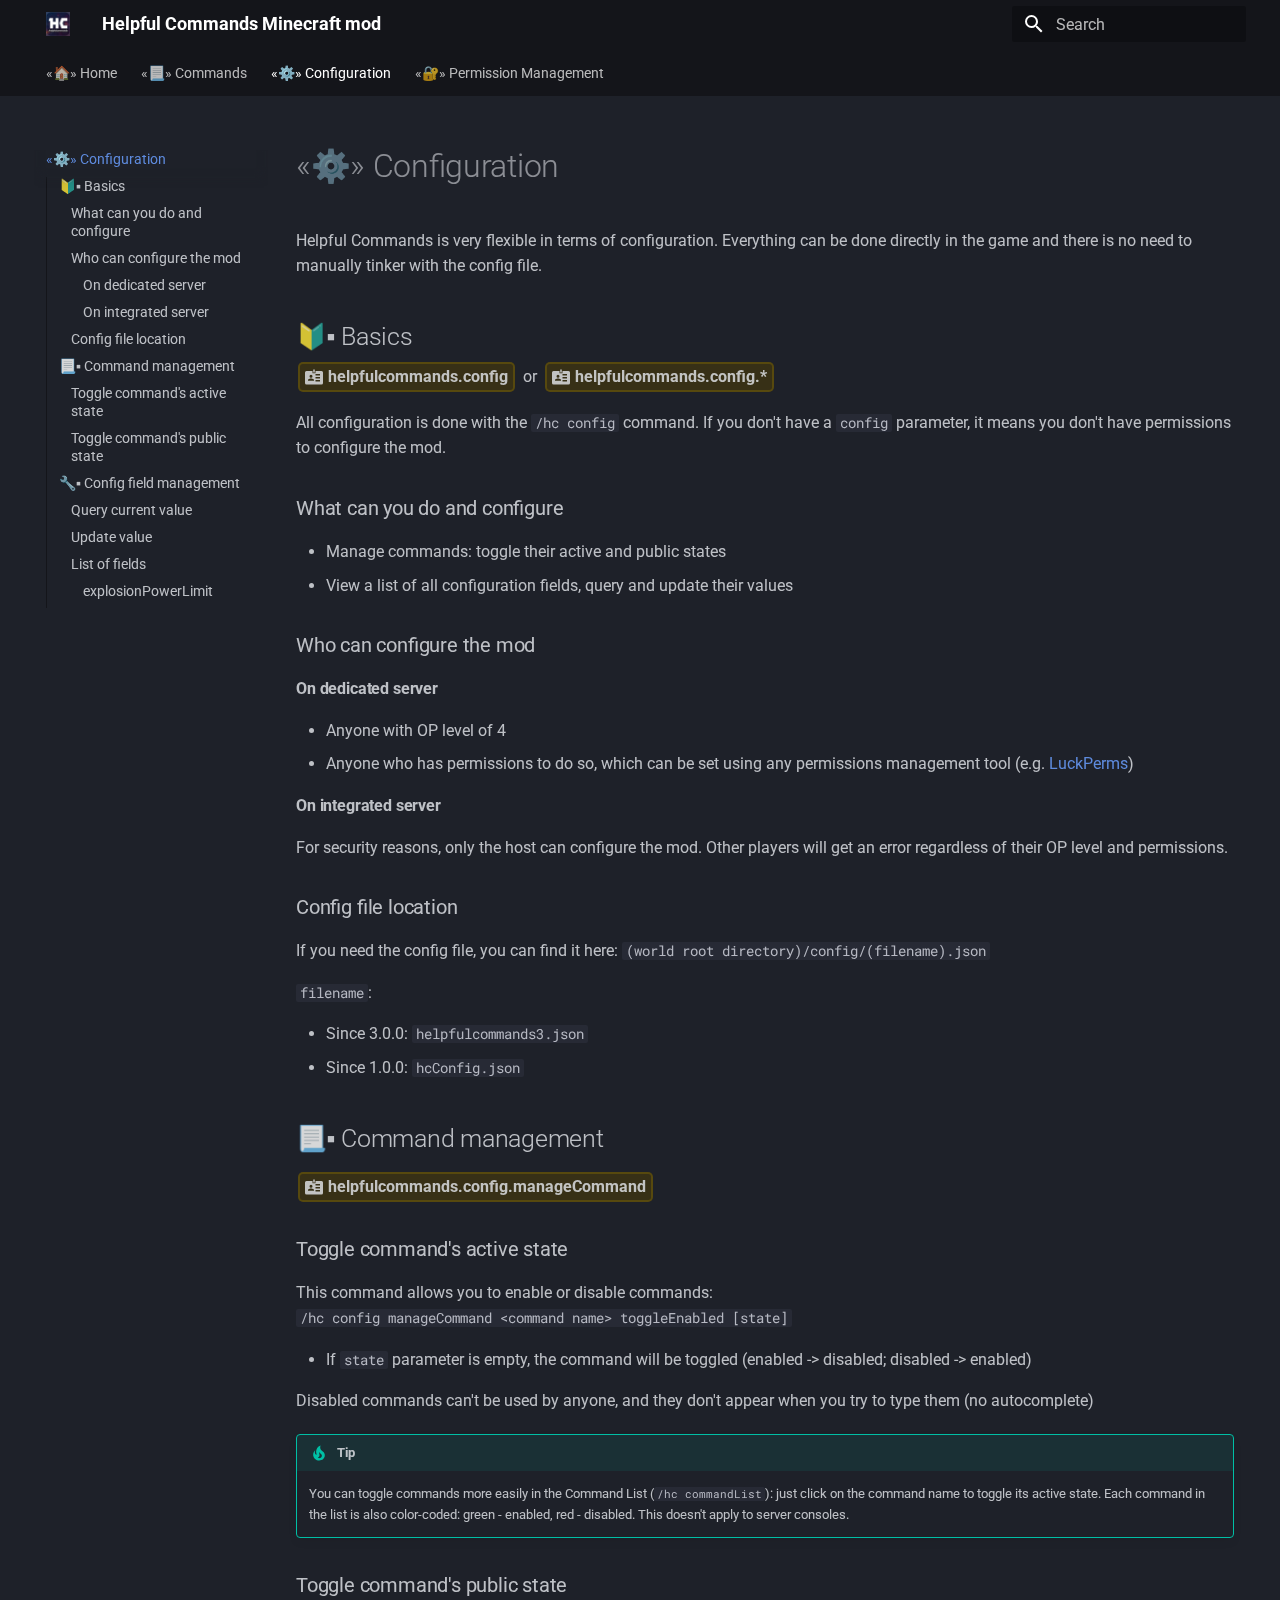
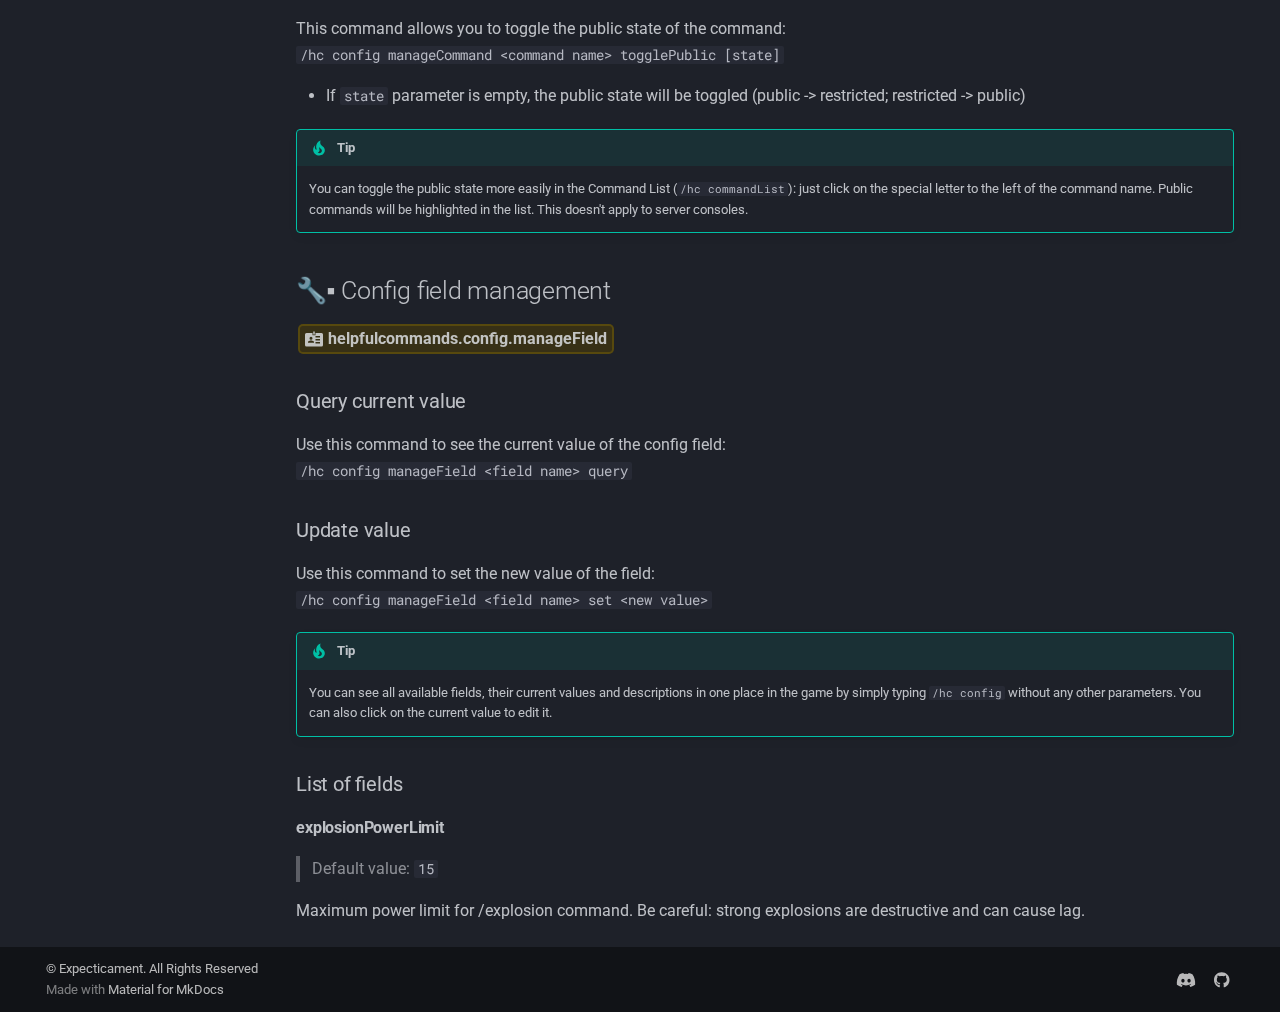
<file: configuration/index.html>
<!doctype html>
<html lang="en" class="no-js">
  <head>
    
      <meta charset="utf-8">
      <meta name="viewport" content="width=device-width,initial-scale=1">
      
      
      
        <link rel="canonical" href="https://expecticament.github.io/HelpfulCommands/configuration/">
      
      
        <link rel="prev" href="../commands/">
      
      
        <link rel="next" href="../permissionManagement/">
      
      
      <link rel="icon" href="../assets/images/favicon.png">
      <meta name="generator" content="mkdocs-1.6.0, mkdocs-material-9.5.27">
    
    
      
        <title>«⚙️» Configuration - Helpful Commands Minecraft mod</title>
      
    
    
      <link rel="stylesheet" href="../assets/stylesheets/main.6543a935.min.css">
      
        
        <link rel="stylesheet" href="../assets/stylesheets/palette.06af60db.min.css">
      
      


    
    
      
    
    
      
        
        
        <link rel="preconnect" href="https://fonts.gstatic.com" crossorigin>
        <link rel="stylesheet" href="https://fonts.googleapis.com/css?family=Roboto:300,300i,400,400i,700,700i%7CRoboto+Mono:400,400i,700,700i&display=fallback">
        <style>:root{--md-text-font:"Roboto";--md-code-font:"Roboto Mono"}</style>
      
    
    
      <link rel="stylesheet" href="../stylesheets/extra.css">
    
    <script>__md_scope=new URL("..",location),__md_hash=e=>[...e].reduce((e,_)=>(e<<5)-e+_.charCodeAt(0),0),__md_get=(e,_=localStorage,t=__md_scope)=>JSON.parse(_.getItem(t.pathname+"."+e)),__md_set=(e,_,t=localStorage,a=__md_scope)=>{try{t.setItem(a.pathname+"."+e,JSON.stringify(_))}catch(e){}}</script>
    
      

    
    
    
  </head>
  
  
    
    
      
    
    
    
    
    <body dir="ltr" data-md-color-scheme="slate" data-md-color-primary="black" data-md-color-accent="indigo">
  
    
    <input class="md-toggle" data-md-toggle="drawer" type="checkbox" id="__drawer" autocomplete="off">
    <input class="md-toggle" data-md-toggle="search" type="checkbox" id="__search" autocomplete="off">
    <label class="md-overlay" for="__drawer"></label>
    <div data-md-component="skip">
      
        
        <a href="#basics" class="md-skip">
          Skip to content
        </a>
      
    </div>
    <div data-md-component="announce">
      
    </div>
    
    
      

<header class="md-header" data-md-component="header">
  <nav class="md-header__inner md-grid" aria-label="Header">
    <a href=".." title="Helpful Commands Minecraft mod" class="md-header__button md-logo" aria-label="Helpful Commands Minecraft mod" data-md-component="logo">
      
  <img src="../assets/images/favicon.png" alt="logo">

    </a>
    <label class="md-header__button md-icon" for="__drawer">
      
      <svg xmlns="http://www.w3.org/2000/svg" viewBox="0 0 24 24"><path d="M3 6h18v2H3V6m0 5h18v2H3v-2m0 5h18v2H3v-2Z"/></svg>
    </label>
    <div class="md-header__title" data-md-component="header-title">
      <div class="md-header__ellipsis">
        <div class="md-header__topic">
          <span class="md-ellipsis">
            Helpful Commands Minecraft mod
          </span>
        </div>
        <div class="md-header__topic" data-md-component="header-topic">
          <span class="md-ellipsis">
            
              «⚙️» Configuration
            
          </span>
        </div>
      </div>
    </div>
    
      
        <form class="md-header__option" data-md-component="palette">
  
    
    
    
    <input class="md-option" data-md-color-media="" data-md-color-scheme="slate" data-md-color-primary="black" data-md-color-accent="indigo"  aria-hidden="true"  type="radio" name="__palette" id="__palette_0">
    
  
</form>
      
    
    
      <script>var media,input,key,value,palette=__md_get("__palette");if(palette&&palette.color){"(prefers-color-scheme)"===palette.color.media&&(media=matchMedia("(prefers-color-scheme: light)"),input=document.querySelector(media.matches?"[data-md-color-media='(prefers-color-scheme: light)']":"[data-md-color-media='(prefers-color-scheme: dark)']"),palette.color.media=input.getAttribute("data-md-color-media"),palette.color.scheme=input.getAttribute("data-md-color-scheme"),palette.color.primary=input.getAttribute("data-md-color-primary"),palette.color.accent=input.getAttribute("data-md-color-accent"));for([key,value]of Object.entries(palette.color))document.body.setAttribute("data-md-color-"+key,value)}</script>
    
    
    
      <label class="md-header__button md-icon" for="__search">
        
        <svg xmlns="http://www.w3.org/2000/svg" viewBox="0 0 24 24"><path d="M9.5 3A6.5 6.5 0 0 1 16 9.5c0 1.61-.59 3.09-1.56 4.23l.27.27h.79l5 5-1.5 1.5-5-5v-.79l-.27-.27A6.516 6.516 0 0 1 9.5 16 6.5 6.5 0 0 1 3 9.5 6.5 6.5 0 0 1 9.5 3m0 2C7 5 5 7 5 9.5S7 14 9.5 14 14 12 14 9.5 12 5 9.5 5Z"/></svg>
      </label>
      <div class="md-search" data-md-component="search" role="dialog">
  <label class="md-search__overlay" for="__search"></label>
  <div class="md-search__inner" role="search">
    <form class="md-search__form" name="search">
      <input type="text" class="md-search__input" name="query" aria-label="Search" placeholder="Search" autocapitalize="off" autocorrect="off" autocomplete="off" spellcheck="false" data-md-component="search-query" required>
      <label class="md-search__icon md-icon" for="__search">
        
        <svg xmlns="http://www.w3.org/2000/svg" viewBox="0 0 24 24"><path d="M9.5 3A6.5 6.5 0 0 1 16 9.5c0 1.61-.59 3.09-1.56 4.23l.27.27h.79l5 5-1.5 1.5-5-5v-.79l-.27-.27A6.516 6.516 0 0 1 9.5 16 6.5 6.5 0 0 1 3 9.5 6.5 6.5 0 0 1 9.5 3m0 2C7 5 5 7 5 9.5S7 14 9.5 14 14 12 14 9.5 12 5 9.5 5Z"/></svg>
        
        <svg xmlns="http://www.w3.org/2000/svg" viewBox="0 0 24 24"><path d="M20 11v2H8l5.5 5.5-1.42 1.42L4.16 12l7.92-7.92L13.5 5.5 8 11h12Z"/></svg>
      </label>
      <nav class="md-search__options" aria-label="Search">
        
        <button type="reset" class="md-search__icon md-icon" title="Clear" aria-label="Clear" tabindex="-1">
          
          <svg xmlns="http://www.w3.org/2000/svg" viewBox="0 0 24 24"><path d="M19 6.41 17.59 5 12 10.59 6.41 5 5 6.41 10.59 12 5 17.59 6.41 19 12 13.41 17.59 19 19 17.59 13.41 12 19 6.41Z"/></svg>
        </button>
      </nav>
      
        <div class="md-search__suggest" data-md-component="search-suggest"></div>
      
    </form>
    <div class="md-search__output">
      <div class="md-search__scrollwrap" tabindex="0" data-md-scrollfix>
        <div class="md-search-result" data-md-component="search-result">
          <div class="md-search-result__meta">
            Initializing search
          </div>
          <ol class="md-search-result__list" role="presentation"></ol>
        </div>
      </div>
    </div>
  </div>
</div>
    
    
  </nav>
  
</header>
    
    <div class="md-container" data-md-component="container">
      
      
        
          
            
<nav class="md-tabs" aria-label="Tabs" data-md-component="tabs">
  <div class="md-grid">
    <ul class="md-tabs__list">
      
        
  
  
  
    <li class="md-tabs__item">
      <a href=".." class="md-tabs__link">
        
  
    
  
  «🏠» Home

      </a>
    </li>
  

      
        
  
  
  
    <li class="md-tabs__item">
      <a href="../commands/" class="md-tabs__link">
        
  
    
  
  «📃» Commands

      </a>
    </li>
  

      
        
  
  
    
  
  
    <li class="md-tabs__item md-tabs__item--active">
      <a href="./" class="md-tabs__link">
        
  
    
  
  «⚙️» Configuration

      </a>
    </li>
  

      
        
  
  
  
    <li class="md-tabs__item">
      <a href="../permissionManagement/" class="md-tabs__link">
        
  
    
  
  «🔐» Permission Management

      </a>
    </li>
  

      
    </ul>
  </div>
</nav>
          
        
      
      <main class="md-main" data-md-component="main">
        <div class="md-main__inner md-grid">
          
            
              
              <div class="md-sidebar md-sidebar--primary" data-md-component="sidebar" data-md-type="navigation" >
                <div class="md-sidebar__scrollwrap">
                  <div class="md-sidebar__inner">
                    


  


  

<nav class="md-nav md-nav--primary md-nav--lifted md-nav--integrated" aria-label="Navigation" data-md-level="0">
  <label class="md-nav__title" for="__drawer">
    <a href=".." title="Helpful Commands Minecraft mod" class="md-nav__button md-logo" aria-label="Helpful Commands Minecraft mod" data-md-component="logo">
      
  <img src="../assets/images/favicon.png" alt="logo">

    </a>
    Helpful Commands Minecraft mod
  </label>
  
  <ul class="md-nav__list" data-md-scrollfix>
    
      
      
  
  
  
  
    <li class="md-nav__item">
      <a href=".." class="md-nav__link">
        
  
  <span class="md-ellipsis">
    «🏠» Home
  </span>
  

      </a>
    </li>
  

    
      
      
  
  
  
  
    <li class="md-nav__item">
      <a href="../commands/" class="md-nav__link">
        
  
  <span class="md-ellipsis">
    «📃» Commands
  </span>
  

      </a>
    </li>
  

    
      
      
  
  
    
  
  
  
    <li class="md-nav__item md-nav__item--active">
      
      <input class="md-nav__toggle md-toggle" type="checkbox" id="__toc">
      
      
      
        <label class="md-nav__link md-nav__link--active" for="__toc">
          
  
  <span class="md-ellipsis">
    «⚙️» Configuration
  </span>
  

          <span class="md-nav__icon md-icon"></span>
        </label>
      
      <a href="./" class="md-nav__link md-nav__link--active">
        
  
  <span class="md-ellipsis">
    «⚙️» Configuration
  </span>
  

      </a>
      
        

<nav class="md-nav md-nav--secondary" aria-label="Table of contents">
  
  
  
  
    <label class="md-nav__title" for="__toc">
      <span class="md-nav__icon md-icon"></span>
      Table of contents
    </label>
    <ul class="md-nav__list" data-md-component="toc" data-md-scrollfix>
      
        <li class="md-nav__item">
  <a href="#basics" class="md-nav__link">
    <span class="md-ellipsis">
      🔰▪ Basics
    </span>
  </a>
  
    <nav class="md-nav" aria-label="🔰▪ Basics">
      <ul class="md-nav__list">
        
          <li class="md-nav__item">
  <a href="#what-can-you-do-and-configure" class="md-nav__link">
    <span class="md-ellipsis">
      What can you do and configure
    </span>
  </a>
  
</li>
        
          <li class="md-nav__item">
  <a href="#who-can-configure-the-mod" class="md-nav__link">
    <span class="md-ellipsis">
      Who can configure the mod
    </span>
  </a>
  
    <nav class="md-nav" aria-label="Who can configure the mod">
      <ul class="md-nav__list">
        
          <li class="md-nav__item">
  <a href="#on-dedicated-server" class="md-nav__link">
    <span class="md-ellipsis">
      On dedicated server
    </span>
  </a>
  
</li>
        
          <li class="md-nav__item">
  <a href="#on-integrated-server" class="md-nav__link">
    <span class="md-ellipsis">
      On integrated server
    </span>
  </a>
  
</li>
        
      </ul>
    </nav>
  
</li>
        
          <li class="md-nav__item">
  <a href="#config-file-location" class="md-nav__link">
    <span class="md-ellipsis">
      Config file location
    </span>
  </a>
  
</li>
        
      </ul>
    </nav>
  
</li>
      
        <li class="md-nav__item">
  <a href="#command-management" class="md-nav__link">
    <span class="md-ellipsis">
      📃▪ Command management
    </span>
  </a>
  
    <nav class="md-nav" aria-label="📃▪ Command management">
      <ul class="md-nav__list">
        
          <li class="md-nav__item">
  <a href="#toggle-commands-active-state" class="md-nav__link">
    <span class="md-ellipsis">
      Toggle command's active state
    </span>
  </a>
  
</li>
        
          <li class="md-nav__item">
  <a href="#toggle-commands-public-state" class="md-nav__link">
    <span class="md-ellipsis">
      Toggle command's public state
    </span>
  </a>
  
</li>
        
      </ul>
    </nav>
  
</li>
      
        <li class="md-nav__item">
  <a href="#config-field-management" class="md-nav__link">
    <span class="md-ellipsis">
      🔧▪ Config field management
    </span>
  </a>
  
    <nav class="md-nav" aria-label="🔧▪ Config field management">
      <ul class="md-nav__list">
        
          <li class="md-nav__item">
  <a href="#query-current-value" class="md-nav__link">
    <span class="md-ellipsis">
      Query current value
    </span>
  </a>
  
</li>
        
          <li class="md-nav__item">
  <a href="#update-value" class="md-nav__link">
    <span class="md-ellipsis">
      Update value
    </span>
  </a>
  
</li>
        
          <li class="md-nav__item">
  <a href="#list-of-fields" class="md-nav__link">
    <span class="md-ellipsis">
      List of fields
    </span>
  </a>
  
    <nav class="md-nav" aria-label="List of fields">
      <ul class="md-nav__list">
        
          <li class="md-nav__item">
  <a href="#explosionpowerlimit" class="md-nav__link">
    <span class="md-ellipsis">
      explosionPowerLimit
    </span>
  </a>
  
</li>
        
      </ul>
    </nav>
  
</li>
        
      </ul>
    </nav>
  
</li>
      
    </ul>
  
</nav>
      
    </li>
  

    
      
      
  
  
  
  
    <li class="md-nav__item">
      <a href="../permissionManagement/" class="md-nav__link">
        
  
  <span class="md-ellipsis">
    «🔐» Permission Management
  </span>
  

      </a>
    </li>
  

    
  </ul>
</nav>
                  </div>
                </div>
              </div>
            
            
          
          
            <div class="md-content" data-md-component="content">
              <article class="md-content__inner md-typeset">
                
                  


  <h1>«⚙️» Configuration</h1>

<p>Helpful Commands is very flexible in terms of configuration. Everything can be done directly in the game and there is no need to manually tinker with the config file.</p>
<h2 id="basics">🔰▪ Basics</h2>
<div class="hc-mic-holder">
    <div class="hc-mic-entry hc-mic-permission">
        <div class="hc-mic-logo"><span class="twemoji" title="Permission ID"><svg xmlns="http://www.w3.org/2000/svg" viewBox="0 0 24 24"><path d="M22 4h-8v3h-4V4H2a2 2 0 0 0-2 2v14a2 2 0 0 0 2 2h20a2 2 0 0 0 2-2V6a2 2 0 0 0-2-2M8 9a2 2 0 0 1 2 2 2 2 0 0 1-2 2 2 2 0 0 1-2-2 2 2 0 0 1 2-2m4 8H4v-1c0-1.33 2.67-2 4-2s4 .67 4 2v1m8 1h-6v-2h6v2m0-4h-6v-2h6v2m0-4h-6V8h6v2m-7-4h-2V2h2v4Z"></path></svg></span></div><p class="hc-mic-text">helpfulcommands.config</p>
    </div>
    <div style="margin: 0 6px 0 6px">or</div>
    <div class="hc-mic-entry hc-mic-permission">
        <div class="hc-mic-logo"><span class="twemoji" title="Permission ID"><svg xmlns="http://www.w3.org/2000/svg" viewBox="0 0 24 24"><path d="M22 4h-8v3h-4V4H2a2 2 0 0 0-2 2v14a2 2 0 0 0 2 2h20a2 2 0 0 0 2-2V6a2 2 0 0 0-2-2M8 9a2 2 0 0 1 2 2 2 2 0 0 1-2 2 2 2 0 0 1-2-2 2 2 0 0 1 2-2m4 8H4v-1c0-1.33 2.67-2 4-2s4 .67 4 2v1m8 1h-6v-2h6v2m0-4h-6v-2h6v2m0-4h-6V8h6v2m-7-4h-2V2h2v4Z"></path></svg></span></div><p class="hc-mic-text">helpfulcommands.config.*</p>
    </div>
</div>
<p>All configuration is done with the <code>/hc config</code> command. If you don't have a <code>config</code> parameter, it means you don't have permissions to configure the mod.</p>
<h3 id="what-can-you-do-and-configure">What can you do and configure</h3>
<ul>
<li>Manage commands: toggle their active and public states</li>
<li>View a list of all configuration fields, query and update their values</li>
</ul>
<h3 id="who-can-configure-the-mod">Who can configure the mod</h3>
<h4 id="on-dedicated-server">On dedicated server</h4>
<ul>
<li>Anyone with OP level of 4</li>
<li>Anyone who has permissions to do so, which can be set using any permissions management tool (e.g. <a href="https://luckperms.net/">LuckPerms</a>)</li>
</ul>
<h4 id="on-integrated-server">On integrated server</h4>
<p>For security reasons, only the host can configure the mod. Other players will get an error regardless of their OP level and permissions.</p>
<h3 id="config-file-location">Config file location</h3>
<p>If you need the config file, you can find it here: <code>(world root directory)/config/(filename).json</code></p>
<p><code>filename</code>:</p>
<ul>
<li>Since 3.0.0: <code>helpfulcommands3.json</code></li>
<li>Since 1.0.0: <code>hcConfig.json</code></li>
</ul>
<h2 id="command-management">📃▪ Command management</h2>
<div class="hc-mic-entry hc-mic-permission" style="margin-right: 10px">
    <div class="hc-mic-logo"><span class="twemoji" title="Permission ID"><svg xmlns="http://www.w3.org/2000/svg" viewBox="0 0 24 24"><path d="M22 4h-8v3h-4V4H2a2 2 0 0 0-2 2v14a2 2 0 0 0 2 2h20a2 2 0 0 0 2-2V6a2 2 0 0 0-2-2M8 9a2 2 0 0 1 2 2 2 2 0 0 1-2 2 2 2 0 0 1-2-2 2 2 0 0 1 2-2m4 8H4v-1c0-1.33 2.67-2 4-2s4 .67 4 2v1m8 1h-6v-2h6v2m0-4h-6v-2h6v2m0-4h-6V8h6v2m-7-4h-2V2h2v4Z"></path></svg></span></div><p class="hc-mic-text">helpfulcommands.config.manageCommand</p>
</div>

<h3 id="toggle-commands-active-state">Toggle command's active state</h3>
<p>This command allows you to enable or disable commands: <br>
<code>/hc config manageCommand &lt;command name&gt; toggleEnabled [state]</code></p>
<ul>
<li>If <code>state</code> parameter is empty, the command will be toggled (enabled -&gt; disabled; disabled -&gt; enabled)</li>
</ul>
<p>Disabled commands can't be used by anyone, and they don't appear when you try to type them (no autocomplete)</p>
<div class="admonition tip">
<p class="admonition-title">Tip</p>
<p>You can toggle commands more easily in the Command List (<code>/hc commandList</code>): just click on the command name to toggle its active state. Each command in the list is also color-coded: green - enabled, red - disabled. This doesn't apply to server consoles.</p>
</div>
<h3 id="toggle-commands-public-state">Toggle command's public state</h3>
<p>This command allows you to toggle the public state of the command: <br>
<code>/hc config manageCommand &lt;command name&gt; togglePublic [state]</code></p>
<ul>
<li>If <code>state</code> parameter is empty, the public state will be toggled (public -&gt; restricted; restricted -&gt; public)</li>
</ul>
<div class="admonition tip">
<p class="admonition-title">Tip</p>
<p>You can toggle the public state more easily in the Command List (<code>/hc commandList</code>): just click on the special letter to the left of the command name. Public commands will be highlighted in the list. This doesn't apply to server consoles.</p>
</div>
<h2 id="config-field-management">🔧▪ Config field management</h2>
<div class="hc-mic-entry hc-mic-permission" style="margin-right: 10px">
    <div class="hc-mic-logo"><span class="twemoji" title="Permission ID"><svg xmlns="http://www.w3.org/2000/svg" viewBox="0 0 24 24"><path d="M22 4h-8v3h-4V4H2a2 2 0 0 0-2 2v14a2 2 0 0 0 2 2h20a2 2 0 0 0 2-2V6a2 2 0 0 0-2-2M8 9a2 2 0 0 1 2 2 2 2 0 0 1-2 2 2 2 0 0 1-2-2 2 2 0 0 1 2-2m4 8H4v-1c0-1.33 2.67-2 4-2s4 .67 4 2v1m8 1h-6v-2h6v2m0-4h-6v-2h6v2m0-4h-6V8h6v2m-7-4h-2V2h2v4Z"></path></svg></span></div><p class="hc-mic-text">helpfulcommands.config.manageField</p>
</div>

<h3 id="query-current-value">Query current value</h3>
<p>Use this command to see the current value of the config field:<br>
<code>/hc config manageField &lt;field name&gt; query</code></p>
<h3 id="update-value">Update value</h3>
<p>Use this command to set the new value of the field:<br>
<code>/hc config manageField &lt;field name&gt; set &lt;new value&gt;</code></p>
<div class="admonition tip">
<p class="admonition-title">Tip</p>
<p>You can see all available fields, their current values and descriptions in one place in the game by simply typing <code>/hc config</code> without any other parameters. You can also click on the current value to edit it.</p>
</div>
<h3 id="list-of-fields">List of fields</h3>
<h4 id="explosionpowerlimit">explosionPowerLimit</h4>
<blockquote>
<p>Default value: <code>15</code></p>
</blockquote>
<p>Maximum power limit for /explosion command. Be careful: strong explosions are destructive and can cause lag.</p>












                
              </article>
            </div>
          
          
  <script>var tabs=__md_get("__tabs");if(Array.isArray(tabs))e:for(var set of document.querySelectorAll(".tabbed-set")){var tab,labels=set.querySelector(".tabbed-labels");for(tab of tabs)for(var label of labels.getElementsByTagName("label"))if(label.innerText.trim()===tab){var input=document.getElementById(label.htmlFor);input.checked=!0;continue e}}</script>

<script>var target=document.getElementById(location.hash.slice(1));target&&target.name&&(target.checked=target.name.startsWith("__tabbed_"))</script>
        </div>
        
          <button type="button" class="md-top md-icon" data-md-component="top" hidden>
  
  <svg xmlns="http://www.w3.org/2000/svg" viewBox="0 0 24 24"><path d="M13 20h-2V8l-5.5 5.5-1.42-1.42L12 4.16l7.92 7.92-1.42 1.42L13 8v12Z"/></svg>
  Back to top
</button>
        
      </main>
      
        <footer class="md-footer">
  
  <div class="md-footer-meta md-typeset">
    <div class="md-footer-meta__inner md-grid">
      <div class="md-copyright">
  
    <div class="md-copyright__highlight">
      &copy; <a href="https://github.com/Expecticament" target="_blank" rel="noopener">Expecticament</a>. All Rights Reserved

    </div>
  
  
    Made with
    <a href="https://squidfunk.github.io/mkdocs-material/" target="_blank" rel="noopener">
      Material for MkDocs
    </a>
  
</div>
      
        <div class="md-social">
  
    
    
    
    
      
      
    
    <a href="https://discord.gg/RHd8P5hps4" target="_blank" rel="noopener" title="discord.gg" class="md-social__link">
      <svg xmlns="http://www.w3.org/2000/svg" viewBox="0 0 640 512"><!--! Font Awesome Free 6.5.2 by @fontawesome - https://fontawesome.com License - https://fontawesome.com/license/free (Icons: CC BY 4.0, Fonts: SIL OFL 1.1, Code: MIT License) Copyright 2024 Fonticons, Inc.--><path d="M524.531 69.836a1.5 1.5 0 0 0-.764-.7A485.065 485.065 0 0 0 404.081 32.03a1.816 1.816 0 0 0-1.923.91 337.461 337.461 0 0 0-14.9 30.6 447.848 447.848 0 0 0-134.426 0 309.541 309.541 0 0 0-15.135-30.6 1.89 1.89 0 0 0-1.924-.91 483.689 483.689 0 0 0-119.688 37.107 1.712 1.712 0 0 0-.788.676C39.068 183.651 18.186 294.69 28.43 404.354a2.016 2.016 0 0 0 .765 1.375 487.666 487.666 0 0 0 146.825 74.189 1.9 1.9 0 0 0 2.063-.676A348.2 348.2 0 0 0 208.12 430.4a1.86 1.86 0 0 0-1.019-2.588 321.173 321.173 0 0 1-45.868-21.853 1.885 1.885 0 0 1-.185-3.126 251.047 251.047 0 0 0 9.109-7.137 1.819 1.819 0 0 1 1.9-.256c96.229 43.917 200.41 43.917 295.5 0a1.812 1.812 0 0 1 1.924.233 234.533 234.533 0 0 0 9.132 7.16 1.884 1.884 0 0 1-.162 3.126 301.407 301.407 0 0 1-45.89 21.83 1.875 1.875 0 0 0-1 2.611 391.055 391.055 0 0 0 30.014 48.815 1.864 1.864 0 0 0 2.063.7A486.048 486.048 0 0 0 610.7 405.729a1.882 1.882 0 0 0 .765-1.352c12.264-126.783-20.532-236.912-86.934-334.541ZM222.491 337.58c-28.972 0-52.844-26.587-52.844-59.239s23.409-59.241 52.844-59.241c29.665 0 53.306 26.82 52.843 59.239 0 32.654-23.41 59.241-52.843 59.241Zm195.38 0c-28.971 0-52.843-26.587-52.843-59.239s23.409-59.241 52.843-59.241c29.667 0 53.307 26.82 52.844 59.239 0 32.654-23.177 59.241-52.844 59.241Z"/></svg>
    </a>
  
    
    
    
    
      
      
    
    <a href="https://github.com/Expecticament/HelpfulCommands" target="_blank" rel="noopener" title="github.com" class="md-social__link">
      <svg xmlns="http://www.w3.org/2000/svg" viewBox="0 0 496 512"><!--! Font Awesome Free 6.5.2 by @fontawesome - https://fontawesome.com License - https://fontawesome.com/license/free (Icons: CC BY 4.0, Fonts: SIL OFL 1.1, Code: MIT License) Copyright 2024 Fonticons, Inc.--><path d="M165.9 397.4c0 2-2.3 3.6-5.2 3.6-3.3.3-5.6-1.3-5.6-3.6 0-2 2.3-3.6 5.2-3.6 3-.3 5.6 1.3 5.6 3.6zm-31.1-4.5c-.7 2 1.3 4.3 4.3 4.9 2.6 1 5.6 0 6.2-2s-1.3-4.3-4.3-5.2c-2.6-.7-5.5.3-6.2 2.3zm44.2-1.7c-2.9.7-4.9 2.6-4.6 4.9.3 2 2.9 3.3 5.9 2.6 2.9-.7 4.9-2.6 4.6-4.6-.3-1.9-3-3.2-5.9-2.9zM244.8 8C106.1 8 0 113.3 0 252c0 110.9 69.8 205.8 169.5 239.2 12.8 2.3 17.3-5.6 17.3-12.1 0-6.2-.3-40.4-.3-61.4 0 0-70 15-84.7-29.8 0 0-11.4-29.1-27.8-36.6 0 0-22.9-15.7 1.6-15.4 0 0 24.9 2 38.6 25.8 21.9 38.6 58.6 27.5 72.9 20.9 2.3-16 8.8-27.1 16-33.7-55.9-6.2-112.3-14.3-112.3-110.5 0-27.5 7.6-41.3 23.6-58.9-2.6-6.5-11.1-33.3 2.6-67.9 20.9-6.5 69 27 69 27 20-5.6 41.5-8.5 62.8-8.5s42.8 2.9 62.8 8.5c0 0 48.1-33.6 69-27 13.7 34.7 5.2 61.4 2.6 67.9 16 17.7 25.8 31.5 25.8 58.9 0 96.5-58.9 104.2-114.8 110.5 9.2 7.9 17 22.9 17 46.4 0 33.7-.3 75.4-.3 83.6 0 6.5 4.6 14.4 17.3 12.1C428.2 457.8 496 362.9 496 252 496 113.3 383.5 8 244.8 8zM97.2 352.9c-1.3 1-1 3.3.7 5.2 1.6 1.6 3.9 2.3 5.2 1 1.3-1 1-3.3-.7-5.2-1.6-1.6-3.9-2.3-5.2-1zm-10.8-8.1c-.7 1.3.3 2.9 2.3 3.9 1.6 1 3.6.7 4.3-.7.7-1.3-.3-2.9-2.3-3.9-2-.6-3.6-.3-4.3.7zm32.4 35.6c-1.6 1.3-1 4.3 1.3 6.2 2.3 2.3 5.2 2.6 6.5 1 1.3-1.3.7-4.3-1.3-6.2-2.2-2.3-5.2-2.6-6.5-1zm-11.4-14.7c-1.6 1-1.6 3.6 0 5.9 1.6 2.3 4.3 3.3 5.6 2.3 1.6-1.3 1.6-3.9 0-6.2-1.4-2.3-4-3.3-5.6-2z"/></svg>
    </a>
  
</div>
      
    </div>
  </div>
</footer>
      
    </div>
    <div class="md-dialog" data-md-component="dialog">
      <div class="md-dialog__inner md-typeset"></div>
    </div>
    
      <div class="md-progress" data-md-component="progress" role="progressbar"></div>
    
    
    <script id="__config" type="application/json">{"base": "..", "features": ["navigation.tabs", "navigation.sections", "navigation.instant", "navigation.instant.progress", "navigation.tracking", "navigation.top", "navigation.prune", "toc.integrate", "toc.follow", "search.suggest", "search.highlight", "content.tabs.link", "content.code.annotation", "content.code.copy", "content.tooltips"], "search": "../assets/javascripts/workers/search.b8dbb3d2.min.js", "translations": {"clipboard.copied": "Copied to clipboard", "clipboard.copy": "Copy to clipboard", "search.result.more.one": "1 more on this page", "search.result.more.other": "# more on this page", "search.result.none": "No matching documents", "search.result.one": "1 matching document", "search.result.other": "# matching documents", "search.result.placeholder": "Type to start searching", "search.result.term.missing": "Missing", "select.version": "Select version"}}</script>
    
    
      <script src="../assets/javascripts/bundle.ad660dcc.min.js"></script>
      
    
  </body>
</html>
</file>
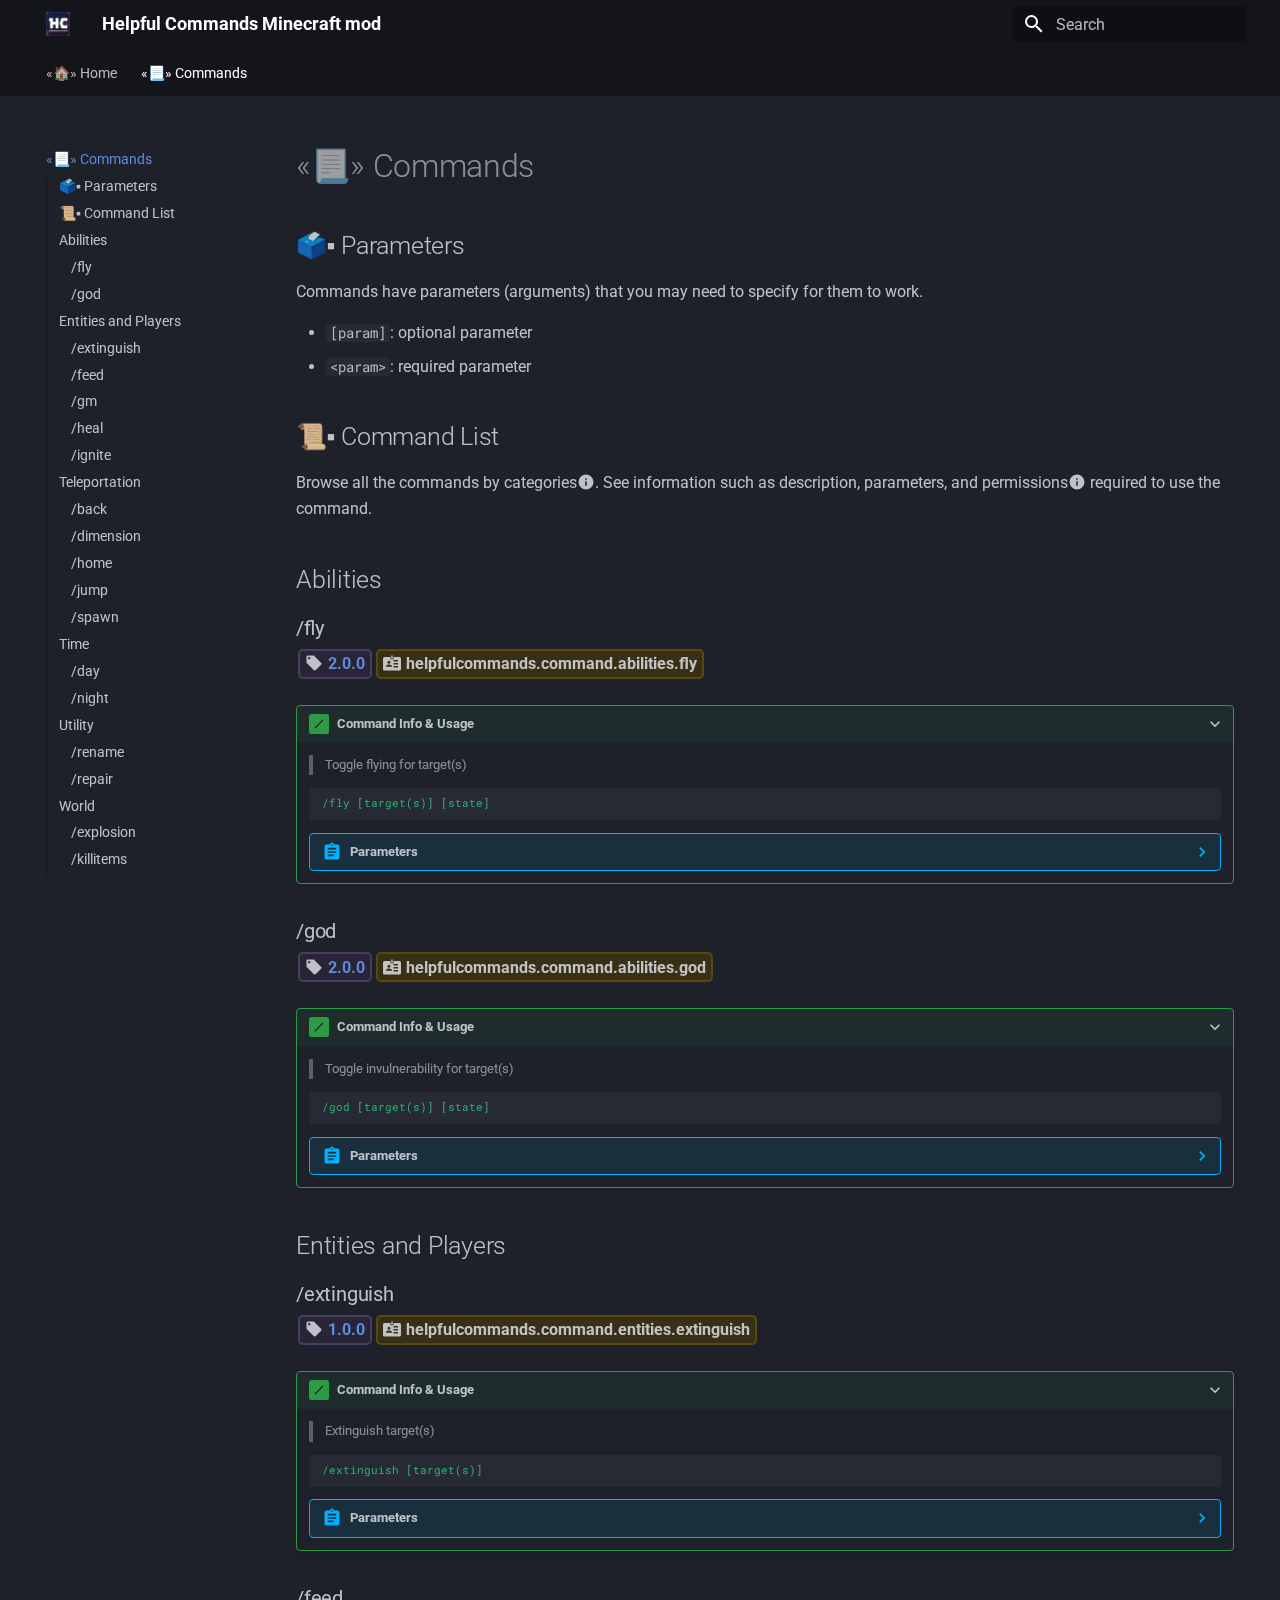
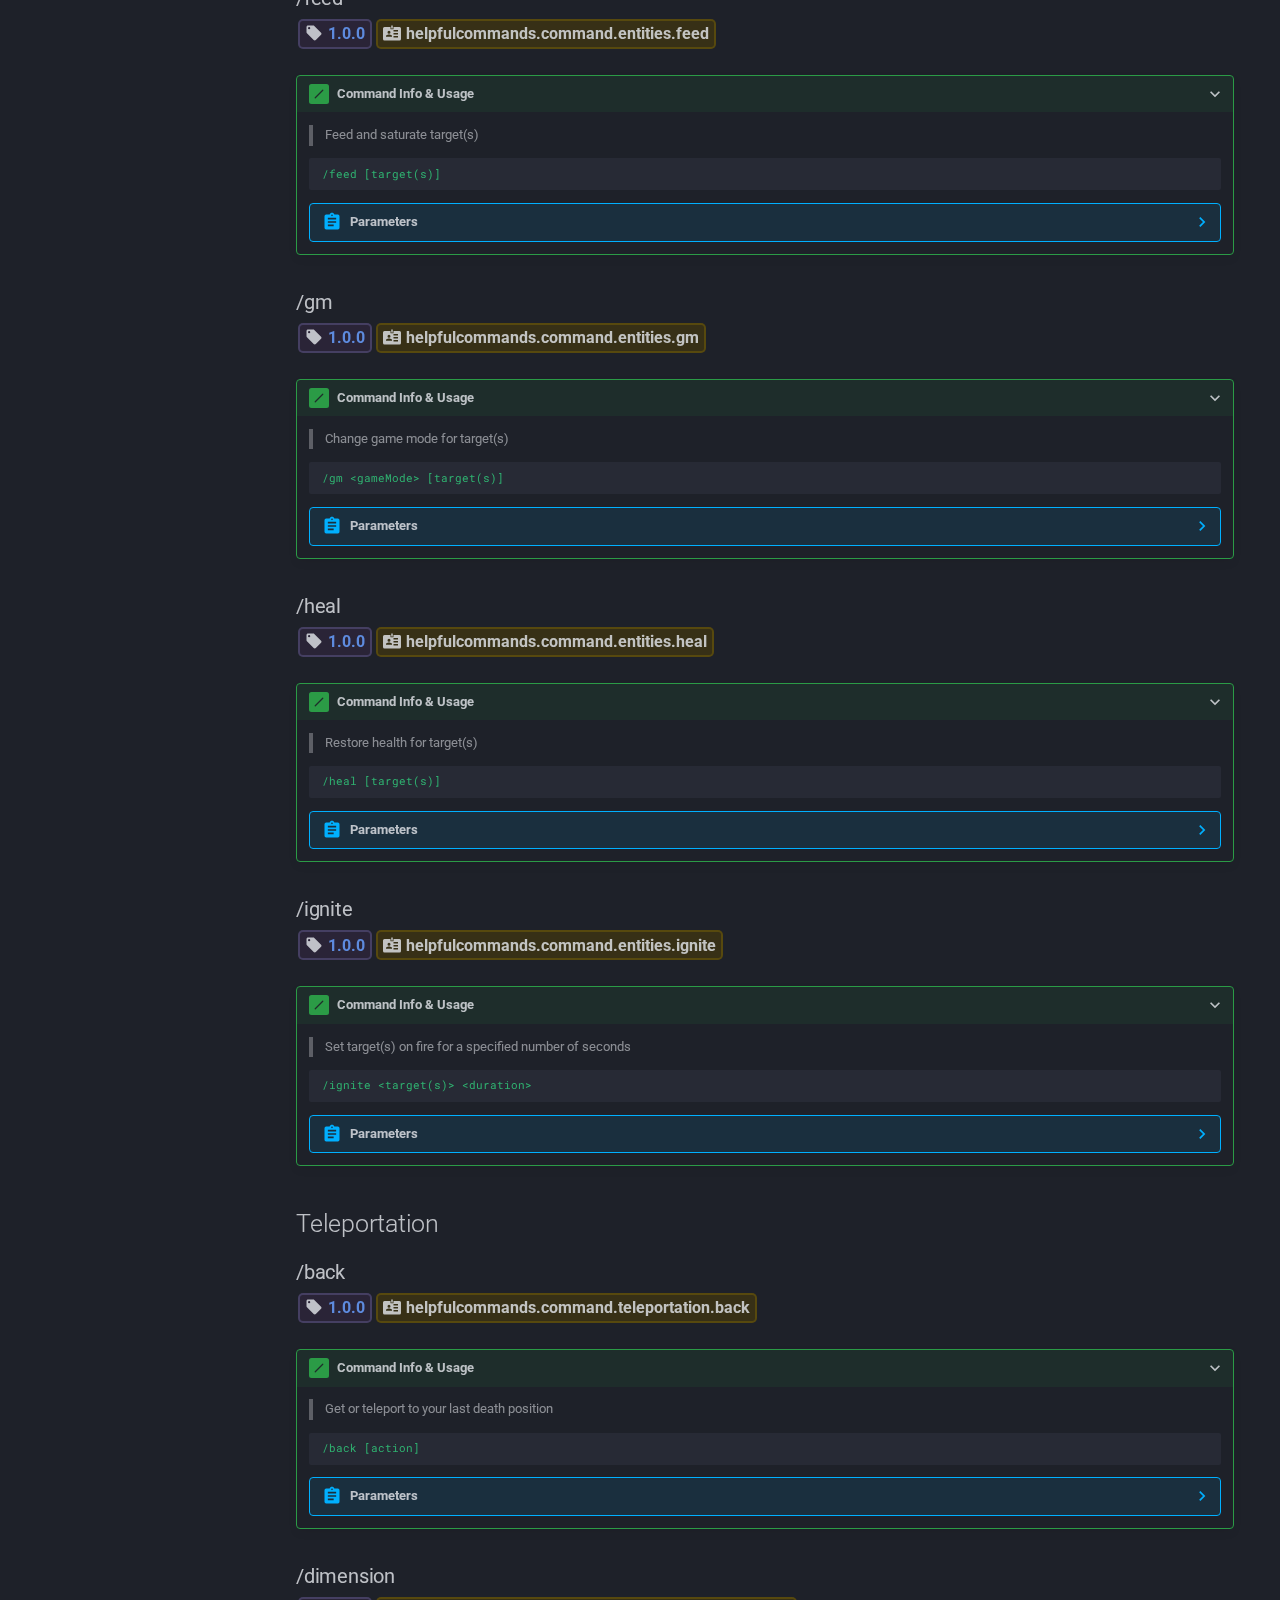
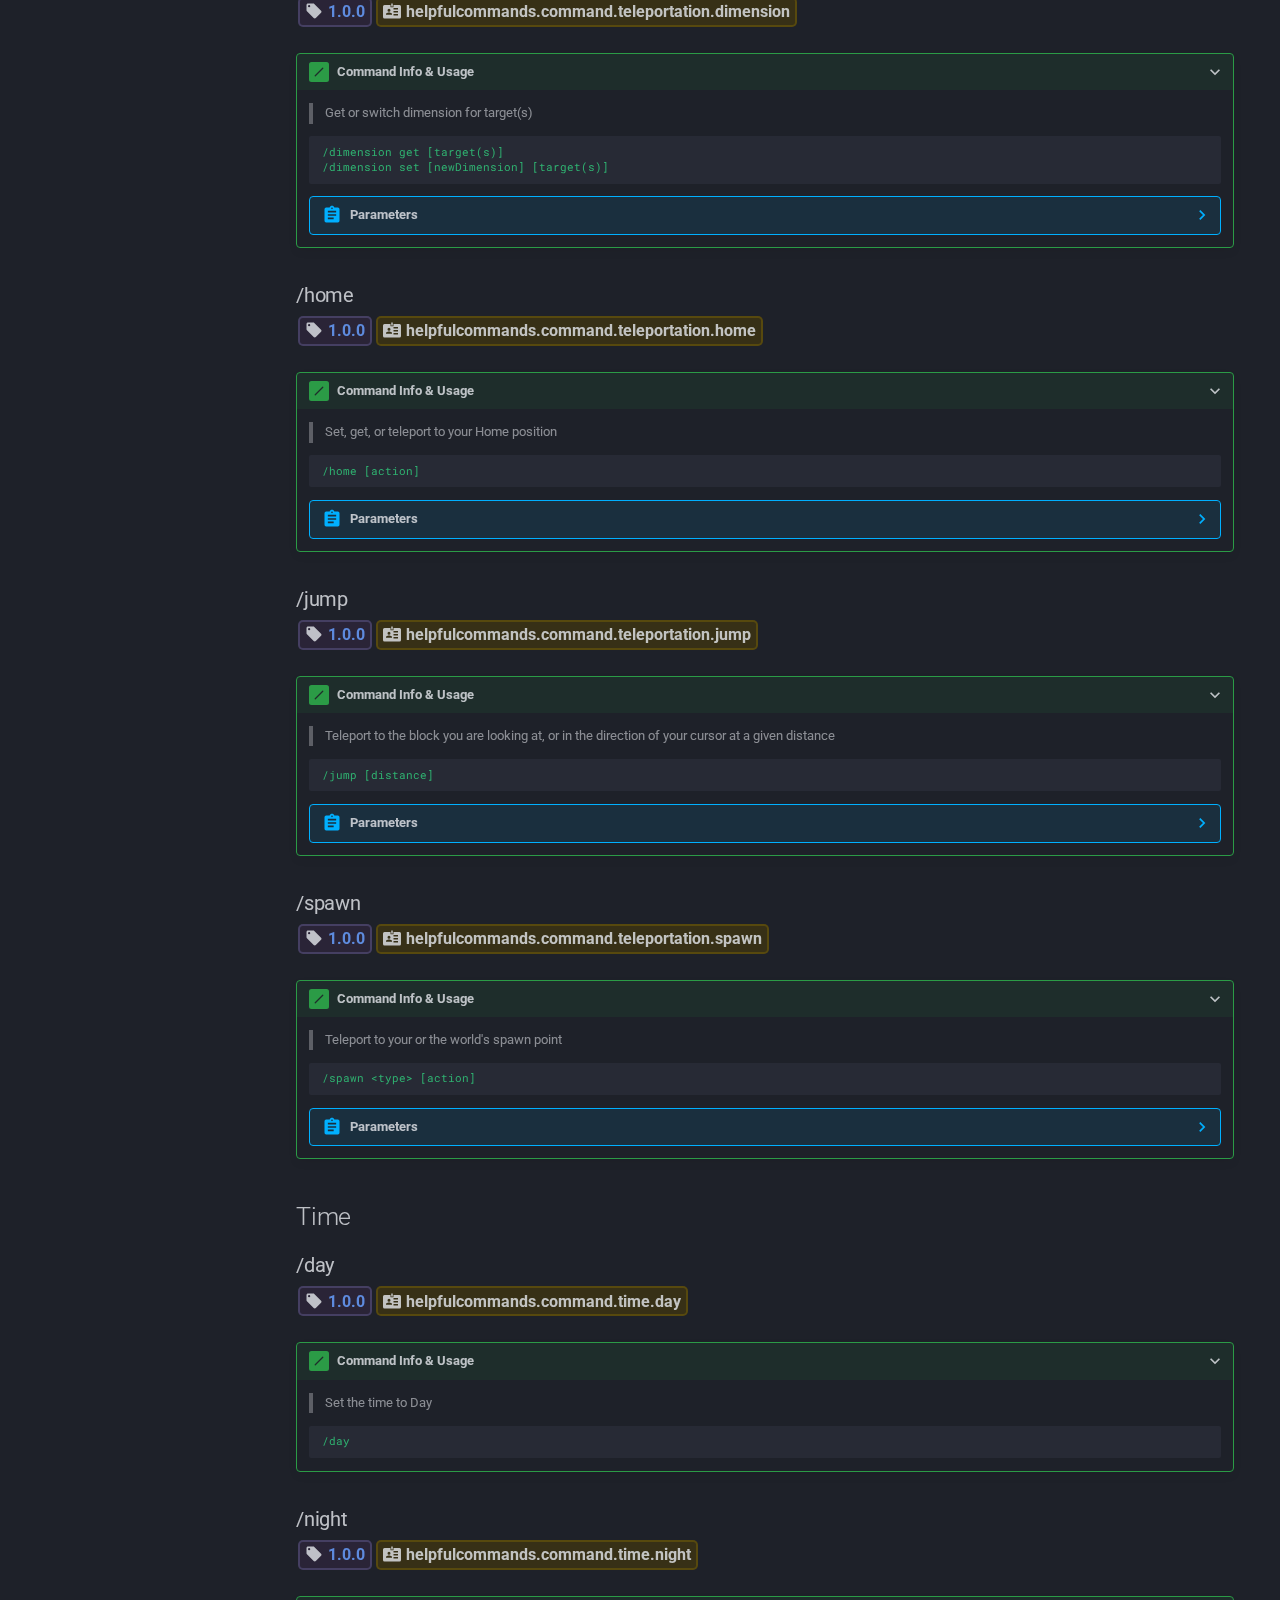
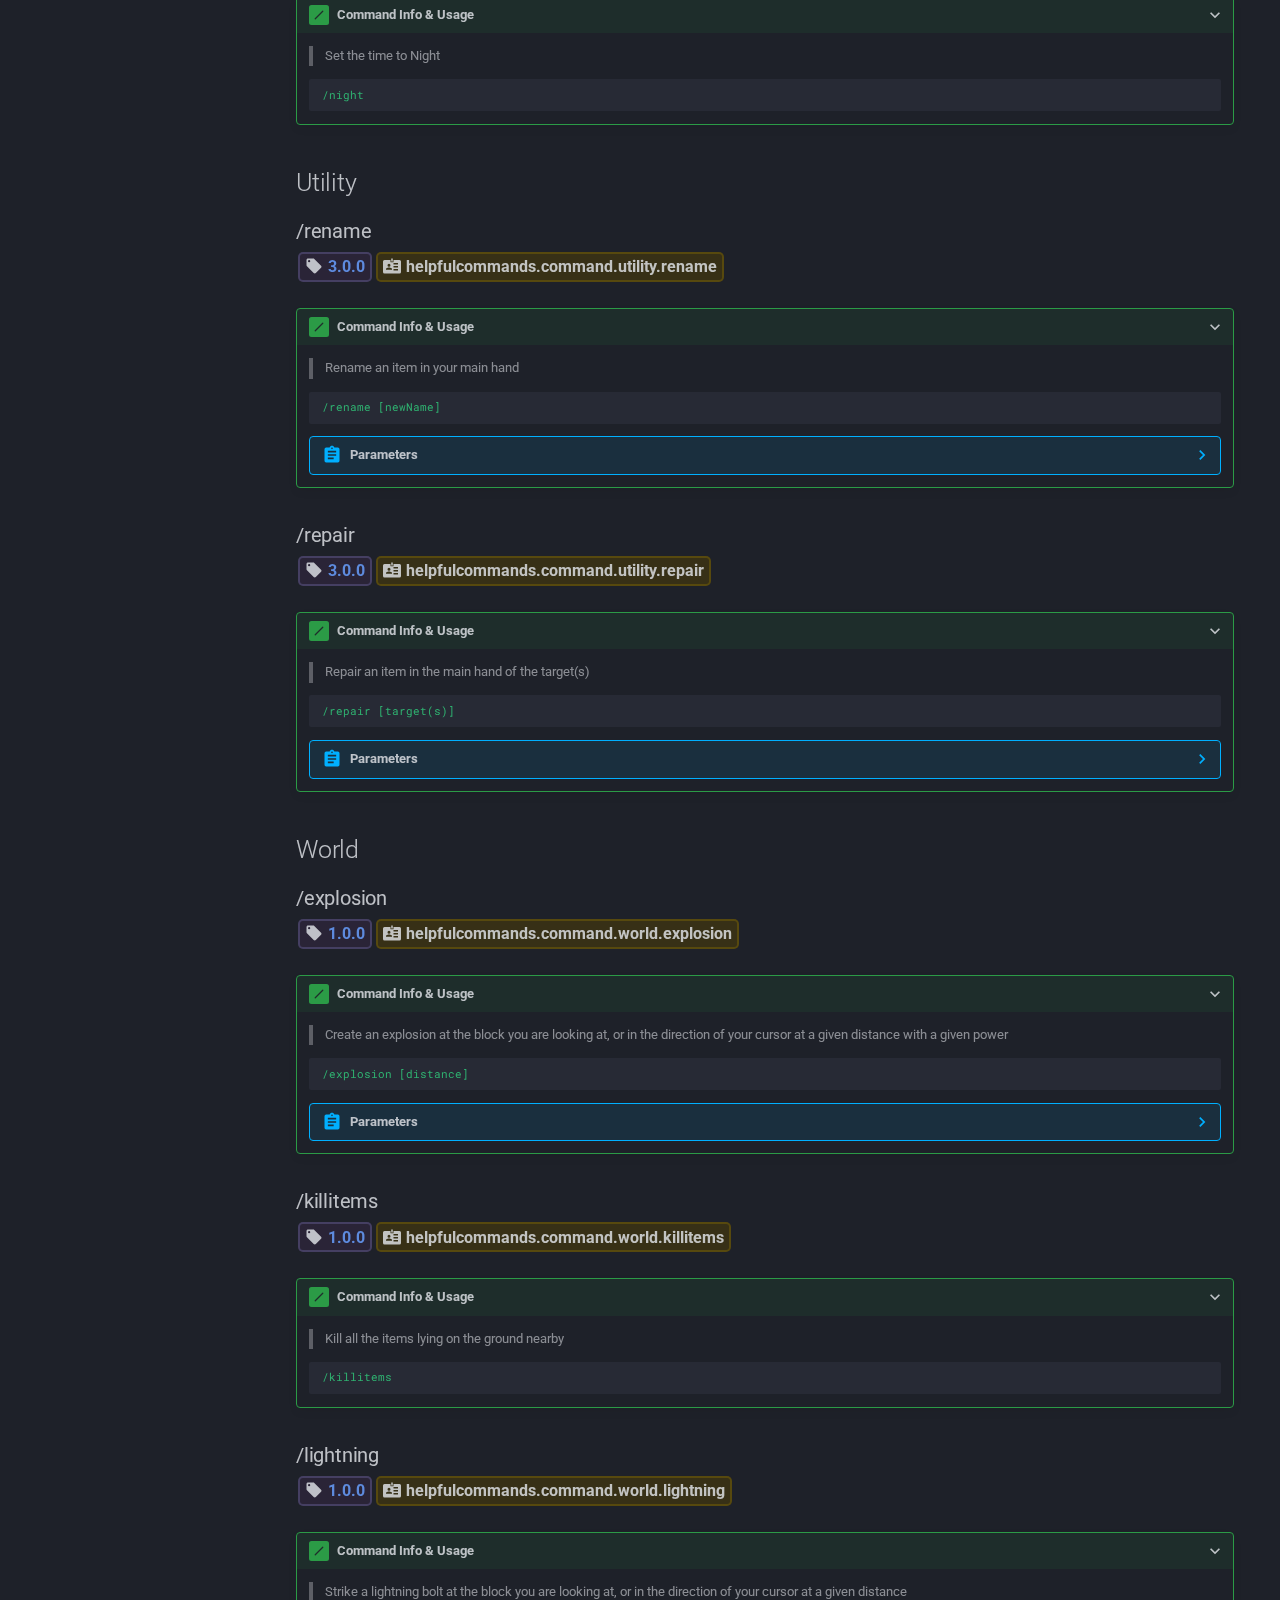
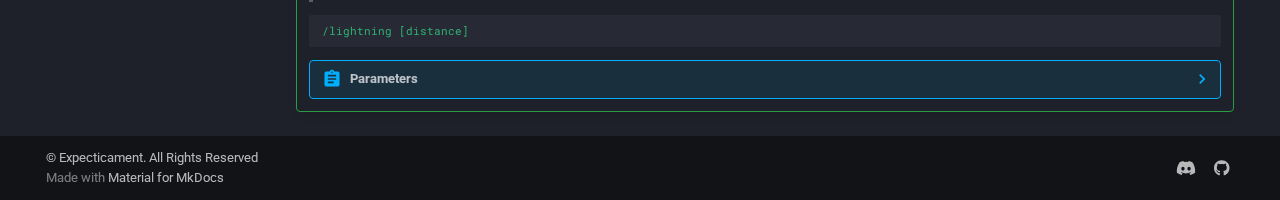
<file: site/commands/index.html>
<!doctype html>
<html lang="en" class="no-js">
  <head>
    
      <meta charset="utf-8">
      <meta name="viewport" content="width=device-width,initial-scale=1">
      
      
      
        <link rel="canonical" href="https://expecticament.github.io/HelpfulCommands/commands/">
      
      
        <link rel="prev" href="..">
      
      
      
      <link rel="icon" href="../assets/images/favicon.png">
      <meta name="generator" content="mkdocs-1.6.0, mkdocs-material-9.5.26">
    
    
      
        <title>«📃» Commands - Helpful Commands Minecraft mod</title>
      
    
    
      <link rel="stylesheet" href="../assets/stylesheets/main.6543a935.min.css">
      
        
        <link rel="stylesheet" href="../assets/stylesheets/palette.06af60db.min.css">
      
      


    
    
      
    
    
      
        
        
        <link rel="preconnect" href="https://fonts.gstatic.com" crossorigin>
        <link rel="stylesheet" href="https://fonts.googleapis.com/css?family=Roboto:300,300i,400,400i,700,700i%7CRoboto+Mono:400,400i,700,700i&display=fallback">
        <style>:root{--md-text-font:"Roboto";--md-code-font:"Roboto Mono"}</style>
      
    
    
      <link rel="stylesheet" href="../stylesheets/extra.css">
    
    <script>__md_scope=new URL("..",location),__md_hash=e=>[...e].reduce((e,_)=>(e<<5)-e+_.charCodeAt(0),0),__md_get=(e,_=localStorage,t=__md_scope)=>JSON.parse(_.getItem(t.pathname+"."+e)),__md_set=(e,_,t=localStorage,a=__md_scope)=>{try{t.setItem(a.pathname+"."+e,JSON.stringify(_))}catch(e){}}</script>
    
      

    
    
    
  </head>
  
  
    
    
      
    
    
    
    
    <body dir="ltr" data-md-color-scheme="slate" data-md-color-primary="black" data-md-color-accent="indigo">
  
    
    <input class="md-toggle" data-md-toggle="drawer" type="checkbox" id="__drawer" autocomplete="off">
    <input class="md-toggle" data-md-toggle="search" type="checkbox" id="__search" autocomplete="off">
    <label class="md-overlay" for="__drawer"></label>
    <div data-md-component="skip">
      
        
        <a href="#parameters" class="md-skip">
          Skip to content
        </a>
      
    </div>
    <div data-md-component="announce">
      
    </div>
    
    
      

<header class="md-header" data-md-component="header">
  <nav class="md-header__inner md-grid" aria-label="Header">
    <a href=".." title="Helpful Commands Minecraft mod" class="md-header__button md-logo" aria-label="Helpful Commands Minecraft mod" data-md-component="logo">
      
  <img src="../assets/images/favicon.png" alt="logo">

    </a>
    <label class="md-header__button md-icon" for="__drawer">
      
      <svg xmlns="http://www.w3.org/2000/svg" viewBox="0 0 24 24"><path d="M3 6h18v2H3V6m0 5h18v2H3v-2m0 5h18v2H3v-2Z"/></svg>
    </label>
    <div class="md-header__title" data-md-component="header-title">
      <div class="md-header__ellipsis">
        <div class="md-header__topic">
          <span class="md-ellipsis">
            Helpful Commands Minecraft mod
          </span>
        </div>
        <div class="md-header__topic" data-md-component="header-topic">
          <span class="md-ellipsis">
            
              «📃» Commands
            
          </span>
        </div>
      </div>
    </div>
    
      
        <form class="md-header__option" data-md-component="palette">
  
    
    
    
    <input class="md-option" data-md-color-media="" data-md-color-scheme="slate" data-md-color-primary="black" data-md-color-accent="indigo"  aria-hidden="true"  type="radio" name="__palette" id="__palette_0">
    
  
</form>
      
    
    
      <script>var media,input,key,value,palette=__md_get("__palette");if(palette&&palette.color){"(prefers-color-scheme)"===palette.color.media&&(media=matchMedia("(prefers-color-scheme: light)"),input=document.querySelector(media.matches?"[data-md-color-media='(prefers-color-scheme: light)']":"[data-md-color-media='(prefers-color-scheme: dark)']"),palette.color.media=input.getAttribute("data-md-color-media"),palette.color.scheme=input.getAttribute("data-md-color-scheme"),palette.color.primary=input.getAttribute("data-md-color-primary"),palette.color.accent=input.getAttribute("data-md-color-accent"));for([key,value]of Object.entries(palette.color))document.body.setAttribute("data-md-color-"+key,value)}</script>
    
    
    
      <label class="md-header__button md-icon" for="__search">
        
        <svg xmlns="http://www.w3.org/2000/svg" viewBox="0 0 24 24"><path d="M9.5 3A6.5 6.5 0 0 1 16 9.5c0 1.61-.59 3.09-1.56 4.23l.27.27h.79l5 5-1.5 1.5-5-5v-.79l-.27-.27A6.516 6.516 0 0 1 9.5 16 6.5 6.5 0 0 1 3 9.5 6.5 6.5 0 0 1 9.5 3m0 2C7 5 5 7 5 9.5S7 14 9.5 14 14 12 14 9.5 12 5 9.5 5Z"/></svg>
      </label>
      <div class="md-search" data-md-component="search" role="dialog">
  <label class="md-search__overlay" for="__search"></label>
  <div class="md-search__inner" role="search">
    <form class="md-search__form" name="search">
      <input type="text" class="md-search__input" name="query" aria-label="Search" placeholder="Search" autocapitalize="off" autocorrect="off" autocomplete="off" spellcheck="false" data-md-component="search-query" required>
      <label class="md-search__icon md-icon" for="__search">
        
        <svg xmlns="http://www.w3.org/2000/svg" viewBox="0 0 24 24"><path d="M9.5 3A6.5 6.5 0 0 1 16 9.5c0 1.61-.59 3.09-1.56 4.23l.27.27h.79l5 5-1.5 1.5-5-5v-.79l-.27-.27A6.516 6.516 0 0 1 9.5 16 6.5 6.5 0 0 1 3 9.5 6.5 6.5 0 0 1 9.5 3m0 2C7 5 5 7 5 9.5S7 14 9.5 14 14 12 14 9.5 12 5 9.5 5Z"/></svg>
        
        <svg xmlns="http://www.w3.org/2000/svg" viewBox="0 0 24 24"><path d="M20 11v2H8l5.5 5.5-1.42 1.42L4.16 12l7.92-7.92L13.5 5.5 8 11h12Z"/></svg>
      </label>
      <nav class="md-search__options" aria-label="Search">
        
        <button type="reset" class="md-search__icon md-icon" title="Clear" aria-label="Clear" tabindex="-1">
          
          <svg xmlns="http://www.w3.org/2000/svg" viewBox="0 0 24 24"><path d="M19 6.41 17.59 5 12 10.59 6.41 5 5 6.41 10.59 12 5 17.59 6.41 19 12 13.41 17.59 19 19 17.59 13.41 12 19 6.41Z"/></svg>
        </button>
      </nav>
      
        <div class="md-search__suggest" data-md-component="search-suggest"></div>
      
    </form>
    <div class="md-search__output">
      <div class="md-search__scrollwrap" tabindex="0" data-md-scrollfix>
        <div class="md-search-result" data-md-component="search-result">
          <div class="md-search-result__meta">
            Initializing search
          </div>
          <ol class="md-search-result__list" role="presentation"></ol>
        </div>
      </div>
    </div>
  </div>
</div>
    
    
  </nav>
  
</header>
    
    <div class="md-container" data-md-component="container">
      
      
        
          
            
<nav class="md-tabs" aria-label="Tabs" data-md-component="tabs">
  <div class="md-grid">
    <ul class="md-tabs__list">
      
        
  
  
  
    <li class="md-tabs__item">
      <a href=".." class="md-tabs__link">
        
  
    
  
  «🏠» Home

      </a>
    </li>
  

      
        
  
  
    
  
  
    <li class="md-tabs__item md-tabs__item--active">
      <a href="./" class="md-tabs__link">
        
  
    
  
  «📃» Commands

      </a>
    </li>
  

      
    </ul>
  </div>
</nav>
          
        
      
      <main class="md-main" data-md-component="main">
        <div class="md-main__inner md-grid">
          
            
              
              <div class="md-sidebar md-sidebar--primary" data-md-component="sidebar" data-md-type="navigation" >
                <div class="md-sidebar__scrollwrap">
                  <div class="md-sidebar__inner">
                    


  


  

<nav class="md-nav md-nav--primary md-nav--lifted md-nav--integrated" aria-label="Navigation" data-md-level="0">
  <label class="md-nav__title" for="__drawer">
    <a href=".." title="Helpful Commands Minecraft mod" class="md-nav__button md-logo" aria-label="Helpful Commands Minecraft mod" data-md-component="logo">
      
  <img src="../assets/images/favicon.png" alt="logo">

    </a>
    Helpful Commands Minecraft mod
  </label>
  
  <ul class="md-nav__list" data-md-scrollfix>
    
      
      
  
  
  
  
    <li class="md-nav__item">
      <a href=".." class="md-nav__link">
        
  
  <span class="md-ellipsis">
    «🏠» Home
  </span>
  

      </a>
    </li>
  

    
      
      
  
  
    
  
  
  
    <li class="md-nav__item md-nav__item--active">
      
      <input class="md-nav__toggle md-toggle" type="checkbox" id="__toc">
      
      
      
        <label class="md-nav__link md-nav__link--active" for="__toc">
          
  
  <span class="md-ellipsis">
    «📃» Commands
  </span>
  

          <span class="md-nav__icon md-icon"></span>
        </label>
      
      <a href="./" class="md-nav__link md-nav__link--active">
        
  
  <span class="md-ellipsis">
    «📃» Commands
  </span>
  

      </a>
      
        

<nav class="md-nav md-nav--secondary" aria-label="Table of contents">
  
  
  
  
    <label class="md-nav__title" for="__toc">
      <span class="md-nav__icon md-icon"></span>
      Table of contents
    </label>
    <ul class="md-nav__list" data-md-component="toc" data-md-scrollfix>
      
        <li class="md-nav__item">
  <a href="#parameters" class="md-nav__link">
    <span class="md-ellipsis">
      🗳️▪ Parameters
    </span>
  </a>
  
</li>
      
        <li class="md-nav__item">
  <a href="#command-list" class="md-nav__link">
    <span class="md-ellipsis">
      📜▪ Command List
    </span>
  </a>
  
</li>
      
        <li class="md-nav__item">
  <a href="#abilities" class="md-nav__link">
    <span class="md-ellipsis">
      Abilities
    </span>
  </a>
  
    <nav class="md-nav" aria-label="Abilities">
      <ul class="md-nav__list">
        
          <li class="md-nav__item">
  <a href="#fly" class="md-nav__link">
    <span class="md-ellipsis">
      /fly
    </span>
  </a>
  
</li>
        
          <li class="md-nav__item">
  <a href="#god" class="md-nav__link">
    <span class="md-ellipsis">
      /god
    </span>
  </a>
  
</li>
        
      </ul>
    </nav>
  
</li>
      
        <li class="md-nav__item">
  <a href="#entities-and-players" class="md-nav__link">
    <span class="md-ellipsis">
      Entities and Players
    </span>
  </a>
  
    <nav class="md-nav" aria-label="Entities and Players">
      <ul class="md-nav__list">
        
          <li class="md-nav__item">
  <a href="#extinguish" class="md-nav__link">
    <span class="md-ellipsis">
      /extinguish
    </span>
  </a>
  
</li>
        
          <li class="md-nav__item">
  <a href="#feed" class="md-nav__link">
    <span class="md-ellipsis">
      /feed
    </span>
  </a>
  
</li>
        
          <li class="md-nav__item">
  <a href="#gm" class="md-nav__link">
    <span class="md-ellipsis">
      /gm
    </span>
  </a>
  
</li>
        
          <li class="md-nav__item">
  <a href="#heal" class="md-nav__link">
    <span class="md-ellipsis">
      /heal
    </span>
  </a>
  
</li>
        
          <li class="md-nav__item">
  <a href="#ignite" class="md-nav__link">
    <span class="md-ellipsis">
      /ignite
    </span>
  </a>
  
</li>
        
      </ul>
    </nav>
  
</li>
      
        <li class="md-nav__item">
  <a href="#teleportation" class="md-nav__link">
    <span class="md-ellipsis">
      Teleportation
    </span>
  </a>
  
    <nav class="md-nav" aria-label="Teleportation">
      <ul class="md-nav__list">
        
          <li class="md-nav__item">
  <a href="#back" class="md-nav__link">
    <span class="md-ellipsis">
      /back
    </span>
  </a>
  
</li>
        
          <li class="md-nav__item">
  <a href="#dimension" class="md-nav__link">
    <span class="md-ellipsis">
      /dimension
    </span>
  </a>
  
</li>
        
          <li class="md-nav__item">
  <a href="#home" class="md-nav__link">
    <span class="md-ellipsis">
      /home
    </span>
  </a>
  
</li>
        
          <li class="md-nav__item">
  <a href="#jump" class="md-nav__link">
    <span class="md-ellipsis">
      /jump
    </span>
  </a>
  
</li>
        
          <li class="md-nav__item">
  <a href="#spawn" class="md-nav__link">
    <span class="md-ellipsis">
      /spawn
    </span>
  </a>
  
</li>
        
      </ul>
    </nav>
  
</li>
      
        <li class="md-nav__item">
  <a href="#time" class="md-nav__link">
    <span class="md-ellipsis">
      Time
    </span>
  </a>
  
    <nav class="md-nav" aria-label="Time">
      <ul class="md-nav__list">
        
          <li class="md-nav__item">
  <a href="#day" class="md-nav__link">
    <span class="md-ellipsis">
      /day
    </span>
  </a>
  
</li>
        
          <li class="md-nav__item">
  <a href="#night" class="md-nav__link">
    <span class="md-ellipsis">
      /night
    </span>
  </a>
  
</li>
        
      </ul>
    </nav>
  
</li>
      
        <li class="md-nav__item">
  <a href="#utility" class="md-nav__link">
    <span class="md-ellipsis">
      Utility
    </span>
  </a>
  
    <nav class="md-nav" aria-label="Utility">
      <ul class="md-nav__list">
        
          <li class="md-nav__item">
  <a href="#rename" class="md-nav__link">
    <span class="md-ellipsis">
      /rename
    </span>
  </a>
  
</li>
        
          <li class="md-nav__item">
  <a href="#repair" class="md-nav__link">
    <span class="md-ellipsis">
      /repair
    </span>
  </a>
  
</li>
        
      </ul>
    </nav>
  
</li>
      
        <li class="md-nav__item">
  <a href="#world" class="md-nav__link">
    <span class="md-ellipsis">
      World
    </span>
  </a>
  
    <nav class="md-nav" aria-label="World">
      <ul class="md-nav__list">
        
          <li class="md-nav__item">
  <a href="#explosion" class="md-nav__link">
    <span class="md-ellipsis">
      /explosion
    </span>
  </a>
  
</li>
        
          <li class="md-nav__item">
  <a href="#killitems" class="md-nav__link">
    <span class="md-ellipsis">
      /killitems
    </span>
  </a>
  
</li>
        
          <li class="md-nav__item">
  <a href="#lightning" class="md-nav__link">
    <span class="md-ellipsis">
      /lightning
    </span>
  </a>
  
</li>
        
      </ul>
    </nav>
  
</li>
      
    </ul>
  
</nav>
      
    </li>
  

    
  </ul>
</nav>
                  </div>
                </div>
              </div>
            
            
          
          
            <div class="md-content" data-md-component="content">
              <article class="md-content__inner md-typeset">
                
                  


  <h1>«📃» Commands</h1>

<h2 id="parameters">🗳️▪ Parameters</h2>
<p>Commands have parameters (arguments) that you may need to specify for them to work.</p>
<ul>
<li><code>[param]</code>: optional parameter</li>
<li><code>&lt;param&gt;</code>: required parameter</li>
</ul>
<h2 id="command-list">📜▪ Command List</h2>
<p>Browse all the commands by categories<span class="twemoji" title="Categories were introduced in Helpful Commands v. 3.0.0"><svg xmlns="http://www.w3.org/2000/svg" viewBox="0 0 24 24"><path d="M13 9h-2V7h2m0 10h-2v-6h2m-1-9A10 10 0 0 0 2 12a10 10 0 0 0 10 10 10 10 0 0 0 10-10A10 10 0 0 0 12 2Z"/></svg></span>. See information such as description, parameters, and permissions<span class="twemoji" title="Fabric Permissions API support was introduced in Helpful Commands v. 3.0.0"><svg xmlns="http://www.w3.org/2000/svg" viewBox="0 0 24 24"><path d="M13 9h-2V7h2m0 10h-2v-6h2m-1-9A10 10 0 0 0 2 12a10 10 0 0 0 10 10 10 10 0 0 0 10-10A10 10 0 0 0 12 2Z"/></svg></span> required to use the command.</p>
<h2 id="abilities">Abilities</h2>
<h3 id="fly">/fly</h3>
<div class="hc-mic-holder">
    <div class="hc-mic-entry hc-mic-version">
        <div class="hc-mic-logo"><span class="twemoji" title="Mod version"><svg xmlns="http://www.w3.org/2000/svg" viewBox="0 0 24 24"><path d="M5.5 7A1.5 1.5 0 0 1 4 5.5 1.5 1.5 0 0 1 5.5 4 1.5 1.5 0 0 1 7 5.5 1.5 1.5 0 0 1 5.5 7m15.91 4.58-9-9C12.05 2.22 11.55 2 11 2H4c-1.11 0-2 .89-2 2v7c0 .55.22 1.05.59 1.41l8.99 9c.37.36.87.59 1.42.59.55 0 1.05-.23 1.41-.59l7-7c.37-.36.59-.86.59-1.41 0-.56-.23-1.06-.59-1.42Z"></path></svg></span></div><p class="hc-mic-text"><a href="https://github.com/Expecticament/HelpfulCommands/releases/tag/2.0.0">2.0.0</a></p>
    </div>
    <div class="hc-mic-entry hc-mic-permission">
        <div class="hc-mic-logo"><span class="twemoji" title="Permission ID"><svg xmlns="http://www.w3.org/2000/svg" viewBox="0 0 24 24"><path d="M22 4h-8v3h-4V4H2a2 2 0 0 0-2 2v14a2 2 0 0 0 2 2h20a2 2 0 0 0 2-2V6a2 2 0 0 0-2-2M8 9a2 2 0 0 1 2 2 2 2 0 0 1-2 2 2 2 0 0 1-2-2 2 2 0 0 1 2-2m4 8H4v-1c0-1.33 2.67-2 4-2s4 .67 4 2v1m8 1h-6v-2h6v2m0-4h-6v-2h6v2m0-4h-6V8h6v2m-7-4h-2V2h2v4Z"></path></svg></span></div><p class="hc-mic-text">helpfulcommands.command.abilities.fly</p>
    </div>
</div>
<details class="hc-command" open="open">
<summary>Command Info &amp; Usage</summary>
<blockquote>
<p>Toggle flying for target(s)</p>
</blockquote>
<div class="no-copy highlight"><pre><span></span><code><span class="l l-Scalar l-Scalar-Plain">/fly [target(s)] [state]</span>
</code></pre></div>
<details class="abstract">
<summary>Parameters</summary>
<p><code>target(s)</code>: player(s)
<br>
<code>state</code>: boolean(true/false). If not specified, flying will be toggled for each target (can fly -&gt; can't fly; can't fly -&gt; can fly)</p>
</details>
</details>
<h3 id="god">/god</h3>
<div class="hc-mic-holder">
    <div class="hc-mic-entry hc-mic-version">
        <div class="hc-mic-logo"><span class="twemoji" title="Mod version"><svg xmlns="http://www.w3.org/2000/svg" viewBox="0 0 24 24"><path d="M5.5 7A1.5 1.5 0 0 1 4 5.5 1.5 1.5 0 0 1 5.5 4 1.5 1.5 0 0 1 7 5.5 1.5 1.5 0 0 1 5.5 7m15.91 4.58-9-9C12.05 2.22 11.55 2 11 2H4c-1.11 0-2 .89-2 2v7c0 .55.22 1.05.59 1.41l8.99 9c.37.36.87.59 1.42.59.55 0 1.05-.23 1.41-.59l7-7c.37-.36.59-.86.59-1.41 0-.56-.23-1.06-.59-1.42Z"></path></svg></span></div><p class="hc-mic-text"><a href="https://github.com/Expecticament/HelpfulCommands/releases/tag/2.0.0">2.0.0</a></p>
    </div>
    <div class="hc-mic-entry hc-mic-permission">
        <div class="hc-mic-logo"><span class="twemoji" title="Permission ID"><svg xmlns="http://www.w3.org/2000/svg" viewBox="0 0 24 24"><path d="M22 4h-8v3h-4V4H2a2 2 0 0 0-2 2v14a2 2 0 0 0 2 2h20a2 2 0 0 0 2-2V6a2 2 0 0 0-2-2M8 9a2 2 0 0 1 2 2 2 2 0 0 1-2 2 2 2 0 0 1-2-2 2 2 0 0 1 2-2m4 8H4v-1c0-1.33 2.67-2 4-2s4 .67 4 2v1m8 1h-6v-2h6v2m0-4h-6v-2h6v2m0-4h-6V8h6v2m-7-4h-2V2h2v4Z"></path></svg></span></div><p class="hc-mic-text">helpfulcommands.command.abilities.god</p>
    </div>
</div>
<details class="hc-command" open="open">
<summary>Command Info &amp; Usage</summary>
<blockquote>
<p>Toggle invulnerability for target(s)</p>
</blockquote>
<div class="no-copy highlight"><pre><span></span><code><span class="l l-Scalar l-Scalar-Plain">/god [target(s)] [state]</span>
</code></pre></div>
<details class="abstract">
<summary>Parameters</summary>
<p><code>target(s)</code>: player(s)
<br>
<code>state</code>: boolean(true/false). If not specified, invulnerability will be toggled for each target (invulnerable -&gt; vulnerable; vulnerable -&gt; invulnerable)</p>
</details>
</details>
<h2 id="entities-and-players">Entities and Players</h2>
<h3 id="extinguish">/extinguish</h3>
<div class="hc-mic-holder">
    <div class="hc-mic-entry hc-mic-version">
        <div class="hc-mic-logo"><span class="twemoji" title="Mod version"><svg xmlns="http://www.w3.org/2000/svg" viewBox="0 0 24 24"><path d="M5.5 7A1.5 1.5 0 0 1 4 5.5 1.5 1.5 0 0 1 5.5 4 1.5 1.5 0 0 1 7 5.5 1.5 1.5 0 0 1 5.5 7m15.91 4.58-9-9C12.05 2.22 11.55 2 11 2H4c-1.11 0-2 .89-2 2v7c0 .55.22 1.05.59 1.41l8.99 9c.37.36.87.59 1.42.59.55 0 1.05-.23 1.41-.59l7-7c.37-.36.59-.86.59-1.41 0-.56-.23-1.06-.59-1.42Z"></path></svg></span></div><p class="hc-mic-text"><a href="https://github.com/Expecticament/HelpfulCommands/releases/tag/1.0.1">1.0.0</a></p>
    </div>
    <div class="hc-mic-entry hc-mic-permission">
        <div class="hc-mic-logo"><span class="twemoji" title="Permission ID"><svg xmlns="http://www.w3.org/2000/svg" viewBox="0 0 24 24"><path d="M22 4h-8v3h-4V4H2a2 2 0 0 0-2 2v14a2 2 0 0 0 2 2h20a2 2 0 0 0 2-2V6a2 2 0 0 0-2-2M8 9a2 2 0 0 1 2 2 2 2 0 0 1-2 2 2 2 0 0 1-2-2 2 2 0 0 1 2-2m4 8H4v-1c0-1.33 2.67-2 4-2s4 .67 4 2v1m8 1h-6v-2h6v2m0-4h-6v-2h6v2m0-4h-6V8h6v2m-7-4h-2V2h2v4Z"></path></svg></span></div><p class="hc-mic-text">helpfulcommands.command.entities.extinguish</p>
    </div>
</div>
<details class="hc-command" open="open">
<summary>Command Info &amp; Usage</summary>
<blockquote>
<p>Extinguish target(s)</p>
</blockquote>
<div class="no-copy highlight"><pre><span></span><code><span class="l l-Scalar l-Scalar-Plain">/extinguish [target(s)]</span>
</code></pre></div>
<details class="abstract">
<summary>Parameters</summary>
<p><code>target(s)</code>: entity(-ies)</p>
</details>
</details>
<h3 id="feed">/feed</h3>
<div class="hc-mic-holder">
    <div class="hc-mic-entry hc-mic-version">
        <div class="hc-mic-logo"><span class="twemoji" title="Mod version"><svg xmlns="http://www.w3.org/2000/svg" viewBox="0 0 24 24"><path d="M5.5 7A1.5 1.5 0 0 1 4 5.5 1.5 1.5 0 0 1 5.5 4 1.5 1.5 0 0 1 7 5.5 1.5 1.5 0 0 1 5.5 7m15.91 4.58-9-9C12.05 2.22 11.55 2 11 2H4c-1.11 0-2 .89-2 2v7c0 .55.22 1.05.59 1.41l8.99 9c.37.36.87.59 1.42.59.55 0 1.05-.23 1.41-.59l7-7c.37-.36.59-.86.59-1.41 0-.56-.23-1.06-.59-1.42Z"></path></svg></span></div><p class="hc-mic-text"><a href="https://github.com/Expecticament/HelpfulCommands/releases/tag/1.0.1">1.0.0</a></p>
    </div>
    <div class="hc-mic-entry hc-mic-permission">
        <div class="hc-mic-logo"><span class="twemoji" title="Permission ID"><svg xmlns="http://www.w3.org/2000/svg" viewBox="0 0 24 24"><path d="M22 4h-8v3h-4V4H2a2 2 0 0 0-2 2v14a2 2 0 0 0 2 2h20a2 2 0 0 0 2-2V6a2 2 0 0 0-2-2M8 9a2 2 0 0 1 2 2 2 2 0 0 1-2 2 2 2 0 0 1-2-2 2 2 0 0 1 2-2m4 8H4v-1c0-1.33 2.67-2 4-2s4 .67 4 2v1m8 1h-6v-2h6v2m0-4h-6v-2h6v2m0-4h-6V8h6v2m-7-4h-2V2h2v4Z"></path></svg></span></div><p class="hc-mic-text">helpfulcommands.command.entities.feed</p>
    </div>
</div>
<details class="hc-command" open="open">
<summary>Command Info &amp; Usage</summary>
<blockquote>
<p>Feed and saturate target(s)</p>
</blockquote>
<div class="no-copy highlight"><pre><span></span><code><span class="l l-Scalar l-Scalar-Plain">/feed [target(s)]</span>
</code></pre></div>
<details class="abstract">
<summary>Parameters</summary>
<p><code>target(s)</code>: player(s)</p>
</details>
</details>
<h3 id="gm">/gm</h3>
<div class="hc-mic-holder">
    <div class="hc-mic-entry hc-mic-version">
        <div class="hc-mic-logo"><span class="twemoji" title="Mod version"><svg xmlns="http://www.w3.org/2000/svg" viewBox="0 0 24 24"><path d="M5.5 7A1.5 1.5 0 0 1 4 5.5 1.5 1.5 0 0 1 5.5 4 1.5 1.5 0 0 1 7 5.5 1.5 1.5 0 0 1 5.5 7m15.91 4.58-9-9C12.05 2.22 11.55 2 11 2H4c-1.11 0-2 .89-2 2v7c0 .55.22 1.05.59 1.41l8.99 9c.37.36.87.59 1.42.59.55 0 1.05-.23 1.41-.59l7-7c.37-.36.59-.86.59-1.41 0-.56-.23-1.06-.59-1.42Z"></path></svg></span></div><p class="hc-mic-text"><a href="https://github.com/Expecticament/HelpfulCommands/releases/tag/1.0.1">1.0.0</a></p>
    </div>
    <div class="hc-mic-entry hc-mic-permission">
        <div class="hc-mic-logo"><span class="twemoji" title="Permission ID"><svg xmlns="http://www.w3.org/2000/svg" viewBox="0 0 24 24"><path d="M22 4h-8v3h-4V4H2a2 2 0 0 0-2 2v14a2 2 0 0 0 2 2h20a2 2 0 0 0 2-2V6a2 2 0 0 0-2-2M8 9a2 2 0 0 1 2 2 2 2 0 0 1-2 2 2 2 0 0 1-2-2 2 2 0 0 1 2-2m4 8H4v-1c0-1.33 2.67-2 4-2s4 .67 4 2v1m8 1h-6v-2h6v2m0-4h-6v-2h6v2m0-4h-6V8h6v2m-7-4h-2V2h2v4Z"></path></svg></span></div><p class="hc-mic-text">helpfulcommands.command.entities.gm</p>
    </div>
</div>
<details class="hc-command" open="open">
<summary>Command Info &amp; Usage</summary>
<blockquote>
<p>Change game mode for target(s)</p>
</blockquote>
<div class="no-copy highlight"><pre><span></span><code><span class="l l-Scalar l-Scalar-Plain">/gm &lt;gameMode&gt; [target(s)]</span>
</code></pre></div>
<details class="abstract">
<summary>Parameters</summary>
<p><code>gameMode</code>:</p>
<ul>
<li><code>a</code>: adventure</li>
<li><code>c</code>: creative</li>
<li><code>s</code>: survival</li>
<li><code>sp</code>: spectator</li>
</ul>
<p><code>target(s)</code>: player(s)</p>
</details>
</details>
<h3 id="heal">/heal</h3>
<div class="hc-mic-holder">
    <div class="hc-mic-entry hc-mic-version">
        <div class="hc-mic-logo"><span class="twemoji" title="Mod version"><svg xmlns="http://www.w3.org/2000/svg" viewBox="0 0 24 24"><path d="M5.5 7A1.5 1.5 0 0 1 4 5.5 1.5 1.5 0 0 1 5.5 4 1.5 1.5 0 0 1 7 5.5 1.5 1.5 0 0 1 5.5 7m15.91 4.58-9-9C12.05 2.22 11.55 2 11 2H4c-1.11 0-2 .89-2 2v7c0 .55.22 1.05.59 1.41l8.99 9c.37.36.87.59 1.42.59.55 0 1.05-.23 1.41-.59l7-7c.37-.36.59-.86.59-1.41 0-.56-.23-1.06-.59-1.42Z"></path></svg></span></div><p class="hc-mic-text"><a href="https://github.com/Expecticament/HelpfulCommands/releases/tag/1.0.1">1.0.0</a></p>
    </div>
    <div class="hc-mic-entry hc-mic-permission">
        <div class="hc-mic-logo"><span class="twemoji" title="Permission ID"><svg xmlns="http://www.w3.org/2000/svg" viewBox="0 0 24 24"><path d="M22 4h-8v3h-4V4H2a2 2 0 0 0-2 2v14a2 2 0 0 0 2 2h20a2 2 0 0 0 2-2V6a2 2 0 0 0-2-2M8 9a2 2 0 0 1 2 2 2 2 0 0 1-2 2 2 2 0 0 1-2-2 2 2 0 0 1 2-2m4 8H4v-1c0-1.33 2.67-2 4-2s4 .67 4 2v1m8 1h-6v-2h6v2m0-4h-6v-2h6v2m0-4h-6V8h6v2m-7-4h-2V2h2v4Z"></path></svg></span></div><p class="hc-mic-text">helpfulcommands.command.entities.heal</p>
    </div>
</div>
<details class="hc-command" open="open">
<summary>Command Info &amp; Usage</summary>
<blockquote>
<p>Restore health for target(s)</p>
</blockquote>
<div class="no-copy highlight"><pre><span></span><code><span class="l l-Scalar l-Scalar-Plain">/heal [target(s)]</span>
</code></pre></div>
<details class="abstract">
<summary>Parameters</summary>
<p><code>target(s)</code>: player(s)</p>
</details>
</details>
<h3 id="ignite">/ignite</h3>
<div class="hc-mic-holder">
    <div class="hc-mic-entry hc-mic-version">
        <div class="hc-mic-logo"><span class="twemoji" title="Mod version"><svg xmlns="http://www.w3.org/2000/svg" viewBox="0 0 24 24"><path d="M5.5 7A1.5 1.5 0 0 1 4 5.5 1.5 1.5 0 0 1 5.5 4 1.5 1.5 0 0 1 7 5.5 1.5 1.5 0 0 1 5.5 7m15.91 4.58-9-9C12.05 2.22 11.55 2 11 2H4c-1.11 0-2 .89-2 2v7c0 .55.22 1.05.59 1.41l8.99 9c.37.36.87.59 1.42.59.55 0 1.05-.23 1.41-.59l7-7c.37-.36.59-.86.59-1.41 0-.56-.23-1.06-.59-1.42Z"></path></svg></span></div><p class="hc-mic-text"><a href="https://github.com/Expecticament/HelpfulCommands/releases/tag/1.0.1">1.0.0</a></p>
    </div>
    <div class="hc-mic-entry hc-mic-permission">
        <div class="hc-mic-logo"><span class="twemoji" title="Permission ID"><svg xmlns="http://www.w3.org/2000/svg" viewBox="0 0 24 24"><path d="M22 4h-8v3h-4V4H2a2 2 0 0 0-2 2v14a2 2 0 0 0 2 2h20a2 2 0 0 0 2-2V6a2 2 0 0 0-2-2M8 9a2 2 0 0 1 2 2 2 2 0 0 1-2 2 2 2 0 0 1-2-2 2 2 0 0 1 2-2m4 8H4v-1c0-1.33 2.67-2 4-2s4 .67 4 2v1m8 1h-6v-2h6v2m0-4h-6v-2h6v2m0-4h-6V8h6v2m-7-4h-2V2h2v4Z"></path></svg></span></div><p class="hc-mic-text">helpfulcommands.command.entities.ignite</p>
    </div>
</div>
<details class="hc-command" open="open">
<summary>Command Info &amp; Usage</summary>
<blockquote>
<p>Set target(s) on fire for a specified number of seconds</p>
</blockquote>
<div class="no-copy highlight"><pre><span></span><code><span class="l l-Scalar l-Scalar-Plain">/ignite &lt;target(s)&gt; &lt;duration&gt;</span>
</code></pre></div>
<details class="abstract">
<summary>Parameters</summary>
<p><code>target(s)</code>: entity(-ies)
<br>
<code>duration</code>: time to burn (in seconds)</p>
</details>
</details>
<h2 id="teleportation">Teleportation</h2>
<h3 id="back">/back</h3>
<div class="hc-mic-holder">
    <div class="hc-mic-entry hc-mic-version">
        <div class="hc-mic-logo"><span class="twemoji" title="Mod version"><svg xmlns="http://www.w3.org/2000/svg" viewBox="0 0 24 24"><path d="M5.5 7A1.5 1.5 0 0 1 4 5.5 1.5 1.5 0 0 1 5.5 4 1.5 1.5 0 0 1 7 5.5 1.5 1.5 0 0 1 5.5 7m15.91 4.58-9-9C12.05 2.22 11.55 2 11 2H4c-1.11 0-2 .89-2 2v7c0 .55.22 1.05.59 1.41l8.99 9c.37.36.87.59 1.42.59.55 0 1.05-.23 1.41-.59l7-7c.37-.36.59-.86.59-1.41 0-.56-.23-1.06-.59-1.42Z"></path></svg></span></div><p class="hc-mic-text"><a href="https://github.com/Expecticament/HelpfulCommands/releases/tag/1.0.1">1.0.0</a></p>
    </div>
    <div class="hc-mic-entry hc-mic-permission">
        <div class="hc-mic-logo"><span class="twemoji" title="Permission ID"><svg xmlns="http://www.w3.org/2000/svg" viewBox="0 0 24 24"><path d="M22 4h-8v3h-4V4H2a2 2 0 0 0-2 2v14a2 2 0 0 0 2 2h20a2 2 0 0 0 2-2V6a2 2 0 0 0-2-2M8 9a2 2 0 0 1 2 2 2 2 0 0 1-2 2 2 2 0 0 1-2-2 2 2 0 0 1 2-2m4 8H4v-1c0-1.33 2.67-2 4-2s4 .67 4 2v1m8 1h-6v-2h6v2m0-4h-6v-2h6v2m0-4h-6V8h6v2m-7-4h-2V2h2v4Z"></path></svg></span></div><p class="hc-mic-text">helpfulcommands.command.teleportation.back</p>
    </div>
</div>
<details class="hc-command" open="open">
<summary>Command Info &amp; Usage</summary>
<blockquote>
<p>Get or teleport to your last death position</p>
</blockquote>
<div class="no-copy highlight"><pre><span></span><code><span class="l l-Scalar l-Scalar-Plain">/back [action]</span>
</code></pre></div>
<details class="abstract">
<summary>Parameters</summary>
<p><code>action</code>:</p>
<ul>
<li><code>get</code>: print the coordinates to chat</li>
<li><code>tp</code>: teleport to the position</li>
</ul>
</details>
</details>
<h3 id="dimension">/dimension</h3>
<div class="hc-mic-holder">
    <div class="hc-mic-entry hc-mic-version">
        <div class="hc-mic-logo"><span class="twemoji" title="Mod version"><svg xmlns="http://www.w3.org/2000/svg" viewBox="0 0 24 24"><path d="M5.5 7A1.5 1.5 0 0 1 4 5.5 1.5 1.5 0 0 1 5.5 4 1.5 1.5 0 0 1 7 5.5 1.5 1.5 0 0 1 5.5 7m15.91 4.58-9-9C12.05 2.22 11.55 2 11 2H4c-1.11 0-2 .89-2 2v7c0 .55.22 1.05.59 1.41l8.99 9c.37.36.87.59 1.42.59.55 0 1.05-.23 1.41-.59l7-7c.37-.36.59-.86.59-1.41 0-.56-.23-1.06-.59-1.42Z"></path></svg></span></div><p class="hc-mic-text"><a href="https://github.com/Expecticament/HelpfulCommands/releases/tag/1.0.1">1.0.0</a></p>
    </div>
    <div class="hc-mic-entry hc-mic-permission">
        <div class="hc-mic-logo"><span class="twemoji" title="Permission ID"><svg xmlns="http://www.w3.org/2000/svg" viewBox="0 0 24 24"><path d="M22 4h-8v3h-4V4H2a2 2 0 0 0-2 2v14a2 2 0 0 0 2 2h20a2 2 0 0 0 2-2V6a2 2 0 0 0-2-2M8 9a2 2 0 0 1 2 2 2 2 0 0 1-2 2 2 2 0 0 1-2-2 2 2 0 0 1 2-2m4 8H4v-1c0-1.33 2.67-2 4-2s4 .67 4 2v1m8 1h-6v-2h6v2m0-4h-6v-2h6v2m0-4h-6V8h6v2m-7-4h-2V2h2v4Z"></path></svg></span></div><p class="hc-mic-text">helpfulcommands.command.teleportation.dimension</p>
    </div>
</div>
<details class="hc-command" open="open">
<summary>Command Info &amp; Usage</summary>
<blockquote>
<p>Get or switch dimension for target(s)</p>
</blockquote>
<div class="no-copy highlight"><pre><span></span><code><span class="l l-Scalar l-Scalar-Plain">/dimension get [target(s)]</span>
<span class="l l-Scalar l-Scalar-Plain">/dimension set [newDimension] [target(s)]</span>
</code></pre></div>
<details class="abstract">
<summary>Parameters</summary>
<p><code>newDimension</code>: dimension to teleport to
<br>
<code>target(s)</code>: entity(-ies)</p>
</details>
</details>
<h3 id="home">/home</h3>
<div class="hc-mic-holder">
    <div class="hc-mic-entry hc-mic-version">
        <div class="hc-mic-logo"><span class="twemoji" title="Mod version"><svg xmlns="http://www.w3.org/2000/svg" viewBox="0 0 24 24"><path d="M5.5 7A1.5 1.5 0 0 1 4 5.5 1.5 1.5 0 0 1 5.5 4 1.5 1.5 0 0 1 7 5.5 1.5 1.5 0 0 1 5.5 7m15.91 4.58-9-9C12.05 2.22 11.55 2 11 2H4c-1.11 0-2 .89-2 2v7c0 .55.22 1.05.59 1.41l8.99 9c.37.36.87.59 1.42.59.55 0 1.05-.23 1.41-.59l7-7c.37-.36.59-.86.59-1.41 0-.56-.23-1.06-.59-1.42Z"></path></svg></span></div><p class="hc-mic-text"><a href="https://github.com/Expecticament/HelpfulCommands/releases/tag/1.0.1">1.0.0</a></p>
    </div>
    <div class="hc-mic-entry hc-mic-permission">
        <div class="hc-mic-logo"><span class="twemoji" title="Permission ID"><svg xmlns="http://www.w3.org/2000/svg" viewBox="0 0 24 24"><path d="M22 4h-8v3h-4V4H2a2 2 0 0 0-2 2v14a2 2 0 0 0 2 2h20a2 2 0 0 0 2-2V6a2 2 0 0 0-2-2M8 9a2 2 0 0 1 2 2 2 2 0 0 1-2 2 2 2 0 0 1-2-2 2 2 0 0 1 2-2m4 8H4v-1c0-1.33 2.67-2 4-2s4 .67 4 2v1m8 1h-6v-2h6v2m0-4h-6v-2h6v2m0-4h-6V8h6v2m-7-4h-2V2h2v4Z"></path></svg></span></div><p class="hc-mic-text">helpfulcommands.command.teleportation.home</p>
    </div>
</div>
<details class="hc-command" open="open">
<summary>Command Info &amp; Usage</summary>
<blockquote>
<p>Set, get, or teleport to your Home position</p>
</blockquote>
<div class="no-copy highlight"><pre><span></span><code><span class="l l-Scalar l-Scalar-Plain">/home [action]</span>
</code></pre></div>
<details class="abstract">
<summary>Parameters</summary>
<p><code>action</code>:</p>
<ul>
<li><code>set</code>: update the home position</li>
<li><code>get</code>: print the coordinates to chat</li>
<li><code>tp</code>: teleport to the position</li>
</ul>
</details>
</details>
<h3 id="jump">/jump</h3>
<div class="hc-mic-holder">
    <div class="hc-mic-entry hc-mic-version">
        <div class="hc-mic-logo"><span class="twemoji" title="Mod version"><svg xmlns="http://www.w3.org/2000/svg" viewBox="0 0 24 24"><path d="M5.5 7A1.5 1.5 0 0 1 4 5.5 1.5 1.5 0 0 1 5.5 4 1.5 1.5 0 0 1 7 5.5 1.5 1.5 0 0 1 5.5 7m15.91 4.58-9-9C12.05 2.22 11.55 2 11 2H4c-1.11 0-2 .89-2 2v7c0 .55.22 1.05.59 1.41l8.99 9c.37.36.87.59 1.42.59.55 0 1.05-.23 1.41-.59l7-7c.37-.36.59-.86.59-1.41 0-.56-.23-1.06-.59-1.42Z"></path></svg></span></div><p class="hc-mic-text"><a href="https://github.com/Expecticament/HelpfulCommands/releases/tag/1.0.1">1.0.0</a></p>
    </div>
    <div class="hc-mic-entry hc-mic-permission">
        <div class="hc-mic-logo"><span class="twemoji" title="Permission ID"><svg xmlns="http://www.w3.org/2000/svg" viewBox="0 0 24 24"><path d="M22 4h-8v3h-4V4H2a2 2 0 0 0-2 2v14a2 2 0 0 0 2 2h20a2 2 0 0 0 2-2V6a2 2 0 0 0-2-2M8 9a2 2 0 0 1 2 2 2 2 0 0 1-2 2 2 2 0 0 1-2-2 2 2 0 0 1 2-2m4 8H4v-1c0-1.33 2.67-2 4-2s4 .67 4 2v1m8 1h-6v-2h6v2m0-4h-6v-2h6v2m0-4h-6V8h6v2m-7-4h-2V2h2v4Z"></path></svg></span></div><p class="hc-mic-text">helpfulcommands.command.teleportation.jump</p>
    </div>
</div>
<details class="hc-command" open="open">
<summary>Command Info &amp; Usage</summary>
<blockquote>
<p>Teleport to the block you are looking at, or in the direction of your cursor at a given distance</p>
</blockquote>
<div class="no-copy highlight"><pre><span></span><code><span class="l l-Scalar l-Scalar-Plain">/jump [distance]</span>
</code></pre></div>
<details class="abstract">
<summary>Parameters</summary>
<p><code>distance</code>: how far you will be teleported. If not specified, you will be teleported to the block you are looking at.</p>
</details>
</details>
<h3 id="spawn">/spawn</h3>
<div class="hc-mic-holder">
    <div class="hc-mic-entry hc-mic-version">
        <div class="hc-mic-logo"><span class="twemoji" title="Mod version"><svg xmlns="http://www.w3.org/2000/svg" viewBox="0 0 24 24"><path d="M5.5 7A1.5 1.5 0 0 1 4 5.5 1.5 1.5 0 0 1 5.5 4 1.5 1.5 0 0 1 7 5.5 1.5 1.5 0 0 1 5.5 7m15.91 4.58-9-9C12.05 2.22 11.55 2 11 2H4c-1.11 0-2 .89-2 2v7c0 .55.22 1.05.59 1.41l8.99 9c.37.36.87.59 1.42.59.55 0 1.05-.23 1.41-.59l7-7c.37-.36.59-.86.59-1.41 0-.56-.23-1.06-.59-1.42Z"></path></svg></span></div><p class="hc-mic-text"><a href="https://github.com/Expecticament/HelpfulCommands/releases/tag/1.0.1">1.0.0</a></p>
    </div>
    <div class="hc-mic-entry hc-mic-permission">
        <div class="hc-mic-logo"><span class="twemoji" title="Permission ID"><svg xmlns="http://www.w3.org/2000/svg" viewBox="0 0 24 24"><path d="M22 4h-8v3h-4V4H2a2 2 0 0 0-2 2v14a2 2 0 0 0 2 2h20a2 2 0 0 0 2-2V6a2 2 0 0 0-2-2M8 9a2 2 0 0 1 2 2 2 2 0 0 1-2 2 2 2 0 0 1-2-2 2 2 0 0 1 2-2m4 8H4v-1c0-1.33 2.67-2 4-2s4 .67 4 2v1m8 1h-6v-2h6v2m0-4h-6v-2h6v2m0-4h-6V8h6v2m-7-4h-2V2h2v4Z"></path></svg></span></div><p class="hc-mic-text">helpfulcommands.command.teleportation.spawn</p>
    </div>
</div>
<details class="hc-command" open="open">
<summary>Command Info &amp; Usage</summary>
<blockquote>
<p>Teleport to your or the world's spawn point</p>
</blockquote>
<div class="no-copy highlight"><pre><span></span><code><span class="l l-Scalar l-Scalar-Plain">/spawn &lt;type&gt; [action]</span>
</code></pre></div>
<details class="abstract">
<summary>Parameters</summary>
<p><code>type</code>:</p>
<ul>
<li><code>player</code>: your own spawn point</li>
<li><code>world</code>: world spawn</li>
</ul>
<p><code>action</code>:</p>
<ul>
<li><code>get</code>: print the coordinates to chat</li>
<li><code>tp</code>: teleport to the spawn</li>
</ul>
</details>
</details>
<h2 id="time">Time</h2>
<h3 id="day">/day</h3>
<div class="hc-mic-holder">
    <div class="hc-mic-entry hc-mic-version">
        <div class="hc-mic-logo"><span class="twemoji" title="Mod version"><svg xmlns="http://www.w3.org/2000/svg" viewBox="0 0 24 24"><path d="M5.5 7A1.5 1.5 0 0 1 4 5.5 1.5 1.5 0 0 1 5.5 4 1.5 1.5 0 0 1 7 5.5 1.5 1.5 0 0 1 5.5 7m15.91 4.58-9-9C12.05 2.22 11.55 2 11 2H4c-1.11 0-2 .89-2 2v7c0 .55.22 1.05.59 1.41l8.99 9c.37.36.87.59 1.42.59.55 0 1.05-.23 1.41-.59l7-7c.37-.36.59-.86.59-1.41 0-.56-.23-1.06-.59-1.42Z"></path></svg></span></div><p class="hc-mic-text"><a href="https://github.com/Expecticament/HelpfulCommands/releases/tag/1.0.1">1.0.0</a></p>
    </div>
    <div class="hc-mic-entry hc-mic-permission">
        <div class="hc-mic-logo"><span class="twemoji" title="Permission ID"><svg xmlns="http://www.w3.org/2000/svg" viewBox="0 0 24 24"><path d="M22 4h-8v3h-4V4H2a2 2 0 0 0-2 2v14a2 2 0 0 0 2 2h20a2 2 0 0 0 2-2V6a2 2 0 0 0-2-2M8 9a2 2 0 0 1 2 2 2 2 0 0 1-2 2 2 2 0 0 1-2-2 2 2 0 0 1 2-2m4 8H4v-1c0-1.33 2.67-2 4-2s4 .67 4 2v1m8 1h-6v-2h6v2m0-4h-6v-2h6v2m0-4h-6V8h6v2m-7-4h-2V2h2v4Z"></path></svg></span></div><p class="hc-mic-text">helpfulcommands.command.time.day</p>
    </div>
</div>
<details class="hc-command" open="open">
<summary>Command Info &amp; Usage</summary>
<blockquote>
<p>Set the time to Day</p>
</blockquote>
<div class="no-copy highlight"><pre><span></span><code><span class="l l-Scalar l-Scalar-Plain">/day</span>
</code></pre></div>
</details>
<h3 id="night">/night</h3>
<div class="hc-mic-holder">
    <div class="hc-mic-entry hc-mic-version">
        <div class="hc-mic-logo"><span class="twemoji" title="Mod version"><svg xmlns="http://www.w3.org/2000/svg" viewBox="0 0 24 24"><path d="M5.5 7A1.5 1.5 0 0 1 4 5.5 1.5 1.5 0 0 1 5.5 4 1.5 1.5 0 0 1 7 5.5 1.5 1.5 0 0 1 5.5 7m15.91 4.58-9-9C12.05 2.22 11.55 2 11 2H4c-1.11 0-2 .89-2 2v7c0 .55.22 1.05.59 1.41l8.99 9c.37.36.87.59 1.42.59.55 0 1.05-.23 1.41-.59l7-7c.37-.36.59-.86.59-1.41 0-.56-.23-1.06-.59-1.42Z"></path></svg></span></div><p class="hc-mic-text"><a href="https://github.com/Expecticament/HelpfulCommands/releases/tag/1.0.1">1.0.0</a></p>
    </div>
    <div class="hc-mic-entry hc-mic-permission">
        <div class="hc-mic-logo"><span class="twemoji" title="Permission ID"><svg xmlns="http://www.w3.org/2000/svg" viewBox="0 0 24 24"><path d="M22 4h-8v3h-4V4H2a2 2 0 0 0-2 2v14a2 2 0 0 0 2 2h20a2 2 0 0 0 2-2V6a2 2 0 0 0-2-2M8 9a2 2 0 0 1 2 2 2 2 0 0 1-2 2 2 2 0 0 1-2-2 2 2 0 0 1 2-2m4 8H4v-1c0-1.33 2.67-2 4-2s4 .67 4 2v1m8 1h-6v-2h6v2m0-4h-6v-2h6v2m0-4h-6V8h6v2m-7-4h-2V2h2v4Z"></path></svg></span></div><p class="hc-mic-text">helpfulcommands.command.time.night</p>
    </div>
</div>
<details class="hc-command" open="open">
<summary>Command Info &amp; Usage</summary>
<blockquote>
<p>Set the time to Night</p>
</blockquote>
<div class="no-copy highlight"><pre><span></span><code><span class="l l-Scalar l-Scalar-Plain">/night</span>
</code></pre></div>
</details>
<h2 id="utility">Utility</h2>
<h3 id="rename">/rename</h3>
<div class="hc-mic-holder">
    <div class="hc-mic-entry hc-mic-version">
        <div class="hc-mic-logo"><span class="twemoji" title="Mod version"><svg xmlns="http://www.w3.org/2000/svg" viewBox="0 0 24 24"><path d="M5.5 7A1.5 1.5 0 0 1 4 5.5 1.5 1.5 0 0 1 5.5 4 1.5 1.5 0 0 1 7 5.5 1.5 1.5 0 0 1 5.5 7m15.91 4.58-9-9C12.05 2.22 11.55 2 11 2H4c-1.11 0-2 .89-2 2v7c0 .55.22 1.05.59 1.41l8.99 9c.37.36.87.59 1.42.59.55 0 1.05-.23 1.41-.59l7-7c.37-.36.59-.86.59-1.41 0-.56-.23-1.06-.59-1.42Z"></path></svg></span></div><p class="hc-mic-text"><a href="https://github.com/Expecticament/HelpfulCommands/releases/tag/3.0.0">3.0.0</a></p>
    </div>
    <div class="hc-mic-entry hc-mic-permission">
        <div class="hc-mic-logo"><span class="twemoji" title="Permission ID"><svg xmlns="http://www.w3.org/2000/svg" viewBox="0 0 24 24"><path d="M22 4h-8v3h-4V4H2a2 2 0 0 0-2 2v14a2 2 0 0 0 2 2h20a2 2 0 0 0 2-2V6a2 2 0 0 0-2-2M8 9a2 2 0 0 1 2 2 2 2 0 0 1-2 2 2 2 0 0 1-2-2 2 2 0 0 1 2-2m4 8H4v-1c0-1.33 2.67-2 4-2s4 .67 4 2v1m8 1h-6v-2h6v2m0-4h-6v-2h6v2m0-4h-6V8h6v2m-7-4h-2V2h2v4Z"></path></svg></span></div><p class="hc-mic-text">helpfulcommands.command.utility.rename</p>
    </div>
</div>
<details class="hc-command" open="open">
<summary>Command Info &amp; Usage</summary>
<blockquote>
<p>Rename an item in your main hand</p>
</blockquote>
<div class="no-copy highlight"><pre><span></span><code><span class="l l-Scalar l-Scalar-Plain">/rename [newName]</span>
</code></pre></div>
<details class="abstract">
<summary>Parameters</summary>
<p><code>newName</code>: new name for the item. If not specified, a set custom name will be removed.</p>
</details>
</details>
<h3 id="repair">/repair</h3>
<div class="hc-mic-holder">
    <div class="hc-mic-entry hc-mic-version">
        <div class="hc-mic-logo"><span class="twemoji" title="Mod version"><svg xmlns="http://www.w3.org/2000/svg" viewBox="0 0 24 24"><path d="M5.5 7A1.5 1.5 0 0 1 4 5.5 1.5 1.5 0 0 1 5.5 4 1.5 1.5 0 0 1 7 5.5 1.5 1.5 0 0 1 5.5 7m15.91 4.58-9-9C12.05 2.22 11.55 2 11 2H4c-1.11 0-2 .89-2 2v7c0 .55.22 1.05.59 1.41l8.99 9c.37.36.87.59 1.42.59.55 0 1.05-.23 1.41-.59l7-7c.37-.36.59-.86.59-1.41 0-.56-.23-1.06-.59-1.42Z"></path></svg></span></div><p class="hc-mic-text"><a href="https://github.com/Expecticament/HelpfulCommands/releases/tag/3.0.0">3.0.0</a></p>
    </div>
    <div class="hc-mic-entry hc-mic-permission">
        <div class="hc-mic-logo"><span class="twemoji" title="Permission ID"><svg xmlns="http://www.w3.org/2000/svg" viewBox="0 0 24 24"><path d="M22 4h-8v3h-4V4H2a2 2 0 0 0-2 2v14a2 2 0 0 0 2 2h20a2 2 0 0 0 2-2V6a2 2 0 0 0-2-2M8 9a2 2 0 0 1 2 2 2 2 0 0 1-2 2 2 2 0 0 1-2-2 2 2 0 0 1 2-2m4 8H4v-1c0-1.33 2.67-2 4-2s4 .67 4 2v1m8 1h-6v-2h6v2m0-4h-6v-2h6v2m0-4h-6V8h6v2m-7-4h-2V2h2v4Z"></path></svg></span></div><p class="hc-mic-text">helpfulcommands.command.utility.repair</p>
    </div>
</div>
<details class="hc-command" open="open">
<summary>Command Info &amp; Usage</summary>
<blockquote>
<p>Repair an item in the main hand of the target(s)</p>
</blockquote>
<div class="no-copy highlight"><pre><span></span><code><span class="l l-Scalar l-Scalar-Plain">/repair [target(s)]</span>
</code></pre></div>
<details class="abstract">
<summary>Parameters</summary>
<p><code>target(s)</code>: player(s)</p>
</details>
</details>
<h2 id="world">World</h2>
<h3 id="explosion">/explosion</h3>
<div class="hc-mic-holder">
    <div class="hc-mic-entry hc-mic-version">
        <div class="hc-mic-logo"><span class="twemoji" title="Mod version"><svg xmlns="http://www.w3.org/2000/svg" viewBox="0 0 24 24"><path d="M5.5 7A1.5 1.5 0 0 1 4 5.5 1.5 1.5 0 0 1 5.5 4 1.5 1.5 0 0 1 7 5.5 1.5 1.5 0 0 1 5.5 7m15.91 4.58-9-9C12.05 2.22 11.55 2 11 2H4c-1.11 0-2 .89-2 2v7c0 .55.22 1.05.59 1.41l8.99 9c.37.36.87.59 1.42.59.55 0 1.05-.23 1.41-.59l7-7c.37-.36.59-.86.59-1.41 0-.56-.23-1.06-.59-1.42Z"></path></svg></span></div><p class="hc-mic-text"><a href="https://github.com/Expecticament/HelpfulCommands/releases/tag/1.0.1">1.0.0</a></p>
    </div>
    <div class="hc-mic-entry hc-mic-permission">
        <div class="hc-mic-logo"><span class="twemoji" title="Permission ID"><svg xmlns="http://www.w3.org/2000/svg" viewBox="0 0 24 24"><path d="M22 4h-8v3h-4V4H2a2 2 0 0 0-2 2v14a2 2 0 0 0 2 2h20a2 2 0 0 0 2-2V6a2 2 0 0 0-2-2M8 9a2 2 0 0 1 2 2 2 2 0 0 1-2 2 2 2 0 0 1-2-2 2 2 0 0 1 2-2m4 8H4v-1c0-1.33 2.67-2 4-2s4 .67 4 2v1m8 1h-6v-2h6v2m0-4h-6v-2h6v2m0-4h-6V8h6v2m-7-4h-2V2h2v4Z"></path></svg></span></div><p class="hc-mic-text">helpfulcommands.command.world.explosion</p>
    </div>
</div>
<details class="hc-command" open="open">
<summary>Command Info &amp; Usage</summary>
<blockquote>
<p>Create an explosion at the block you are looking at, or in the direction of your cursor at a given distance with a given power</p>
</blockquote>
<div class="no-copy highlight"><pre><span></span><code><span class="l l-Scalar l-Scalar-Plain">/explosion [distance]</span>
</code></pre></div>
<details class="abstract">
<summary>Parameters</summary>
<p><code>distance</code>: how far away from you the explosion will be created. If not specified, it will be created near the block you are looking at.</p>
</details>
</details>
<h3 id="killitems">/killitems</h3>
<div class="hc-mic-holder">
    <div class="hc-mic-entry hc-mic-version">
        <div class="hc-mic-logo"><span class="twemoji" title="Mod version"><svg xmlns="http://www.w3.org/2000/svg" viewBox="0 0 24 24"><path d="M5.5 7A1.5 1.5 0 0 1 4 5.5 1.5 1.5 0 0 1 5.5 4 1.5 1.5 0 0 1 7 5.5 1.5 1.5 0 0 1 5.5 7m15.91 4.58-9-9C12.05 2.22 11.55 2 11 2H4c-1.11 0-2 .89-2 2v7c0 .55.22 1.05.59 1.41l8.99 9c.37.36.87.59 1.42.59.55 0 1.05-.23 1.41-.59l7-7c.37-.36.59-.86.59-1.41 0-.56-.23-1.06-.59-1.42Z"></path></svg></span></div><p class="hc-mic-text"><a href="https://github.com/Expecticament/HelpfulCommands/releases/tag/1.0.1">1.0.0</a></p>
    </div>
    <div class="hc-mic-entry hc-mic-permission">
        <div class="hc-mic-logo"><span class="twemoji" title="Permission ID"><svg xmlns="http://www.w3.org/2000/svg" viewBox="0 0 24 24"><path d="M22 4h-8v3h-4V4H2a2 2 0 0 0-2 2v14a2 2 0 0 0 2 2h20a2 2 0 0 0 2-2V6a2 2 0 0 0-2-2M8 9a2 2 0 0 1 2 2 2 2 0 0 1-2 2 2 2 0 0 1-2-2 2 2 0 0 1 2-2m4 8H4v-1c0-1.33 2.67-2 4-2s4 .67 4 2v1m8 1h-6v-2h6v2m0-4h-6v-2h6v2m0-4h-6V8h6v2m-7-4h-2V2h2v4Z"></path></svg></span></div><p class="hc-mic-text">helpfulcommands.command.world.killitems</p>
    </div>
</div>
<details class="hc-command" open="open">
<summary>Command Info &amp; Usage</summary>
<blockquote>
<p>Kill all the items lying on the ground nearby</p>
</blockquote>
<div class="no-copy highlight"><pre><span></span><code><span class="l l-Scalar l-Scalar-Plain">/killitems</span>
</code></pre></div>
</details>
<h3 id="lightning">/lightning</h3>
<div class="hc-mic-holder">
    <div class="hc-mic-entry hc-mic-version">
        <div class="hc-mic-logo"><span class="twemoji" title="Mod version"><svg xmlns="http://www.w3.org/2000/svg" viewBox="0 0 24 24"><path d="M5.5 7A1.5 1.5 0 0 1 4 5.5 1.5 1.5 0 0 1 5.5 4 1.5 1.5 0 0 1 7 5.5 1.5 1.5 0 0 1 5.5 7m15.91 4.58-9-9C12.05 2.22 11.55 2 11 2H4c-1.11 0-2 .89-2 2v7c0 .55.22 1.05.59 1.41l8.99 9c.37.36.87.59 1.42.59.55 0 1.05-.23 1.41-.59l7-7c.37-.36.59-.86.59-1.41 0-.56-.23-1.06-.59-1.42Z"></path></svg></span></div><p class="hc-mic-text"><a href="https://github.com/Expecticament/HelpfulCommands/releases/tag/1.0.1">1.0.0</a></p>
    </div>
    <div class="hc-mic-entry hc-mic-permission">
        <div class="hc-mic-logo"><span class="twemoji" title="Permission ID"><svg xmlns="http://www.w3.org/2000/svg" viewBox="0 0 24 24"><path d="M22 4h-8v3h-4V4H2a2 2 0 0 0-2 2v14a2 2 0 0 0 2 2h20a2 2 0 0 0 2-2V6a2 2 0 0 0-2-2M8 9a2 2 0 0 1 2 2 2 2 0 0 1-2 2 2 2 0 0 1-2-2 2 2 0 0 1 2-2m4 8H4v-1c0-1.33 2.67-2 4-2s4 .67 4 2v1m8 1h-6v-2h6v2m0-4h-6v-2h6v2m0-4h-6V8h6v2m-7-4h-2V2h2v4Z"></path></svg></span></div><p class="hc-mic-text">helpfulcommands.command.world.lightning</p>
    </div>
</div>
<details class="hc-command" open="open">
<summary>Command Info &amp; Usage</summary>
<blockquote>
<p>Strike a lightning bolt at the block you are looking at, or in the direction of your cursor at a given distance</p>
</blockquote>
<div class="no-copy highlight"><pre><span></span><code><span class="l l-Scalar l-Scalar-Plain">/lightning [distance]</span>
</code></pre></div>
<details class="abstract">
<summary>Parameters</summary>
<p><code>distance</code>: how far away from you the lightning will spawn. If not specified, it will spawn near the block you are looking at.</p>
</details>
</details>












                
              </article>
            </div>
          
          
  <script>var tabs=__md_get("__tabs");if(Array.isArray(tabs))e:for(var set of document.querySelectorAll(".tabbed-set")){var tab,labels=set.querySelector(".tabbed-labels");for(tab of tabs)for(var label of labels.getElementsByTagName("label"))if(label.innerText.trim()===tab){var input=document.getElementById(label.htmlFor);input.checked=!0;continue e}}</script>

<script>var target=document.getElementById(location.hash.slice(1));target&&target.name&&(target.checked=target.name.startsWith("__tabbed_"))</script>
        </div>
        
          <button type="button" class="md-top md-icon" data-md-component="top" hidden>
  
  <svg xmlns="http://www.w3.org/2000/svg" viewBox="0 0 24 24"><path d="M13 20h-2V8l-5.5 5.5-1.42-1.42L12 4.16l7.92 7.92-1.42 1.42L13 8v12Z"/></svg>
  Back to top
</button>
        
      </main>
      
        <footer class="md-footer">
  
  <div class="md-footer-meta md-typeset">
    <div class="md-footer-meta__inner md-grid">
      <div class="md-copyright">
  
    <div class="md-copyright__highlight">
      &copy; <a href="https://github.com/Expecticament" target="_blank" rel="noopener">Expecticament</a>. All Rights Reserved

    </div>
  
  
    Made with
    <a href="https://squidfunk.github.io/mkdocs-material/" target="_blank" rel="noopener">
      Material for MkDocs
    </a>
  
</div>
      
        <div class="md-social">
  
    
    
    
    
      
      
    
    <a href="https://discord.gg/RHd8P5hps4" target="_blank" rel="noopener" title="discord.gg" class="md-social__link">
      <svg xmlns="http://www.w3.org/2000/svg" viewBox="0 0 640 512"><!--! Font Awesome Free 6.5.2 by @fontawesome - https://fontawesome.com License - https://fontawesome.com/license/free (Icons: CC BY 4.0, Fonts: SIL OFL 1.1, Code: MIT License) Copyright 2024 Fonticons, Inc.--><path d="M524.531 69.836a1.5 1.5 0 0 0-.764-.7A485.065 485.065 0 0 0 404.081 32.03a1.816 1.816 0 0 0-1.923.91 337.461 337.461 0 0 0-14.9 30.6 447.848 447.848 0 0 0-134.426 0 309.541 309.541 0 0 0-15.135-30.6 1.89 1.89 0 0 0-1.924-.91 483.689 483.689 0 0 0-119.688 37.107 1.712 1.712 0 0 0-.788.676C39.068 183.651 18.186 294.69 28.43 404.354a2.016 2.016 0 0 0 .765 1.375 487.666 487.666 0 0 0 146.825 74.189 1.9 1.9 0 0 0 2.063-.676A348.2 348.2 0 0 0 208.12 430.4a1.86 1.86 0 0 0-1.019-2.588 321.173 321.173 0 0 1-45.868-21.853 1.885 1.885 0 0 1-.185-3.126 251.047 251.047 0 0 0 9.109-7.137 1.819 1.819 0 0 1 1.9-.256c96.229 43.917 200.41 43.917 295.5 0a1.812 1.812 0 0 1 1.924.233 234.533 234.533 0 0 0 9.132 7.16 1.884 1.884 0 0 1-.162 3.126 301.407 301.407 0 0 1-45.89 21.83 1.875 1.875 0 0 0-1 2.611 391.055 391.055 0 0 0 30.014 48.815 1.864 1.864 0 0 0 2.063.7A486.048 486.048 0 0 0 610.7 405.729a1.882 1.882 0 0 0 .765-1.352c12.264-126.783-20.532-236.912-86.934-334.541ZM222.491 337.58c-28.972 0-52.844-26.587-52.844-59.239s23.409-59.241 52.844-59.241c29.665 0 53.306 26.82 52.843 59.239 0 32.654-23.41 59.241-52.843 59.241Zm195.38 0c-28.971 0-52.843-26.587-52.843-59.239s23.409-59.241 52.843-59.241c29.667 0 53.307 26.82 52.844 59.239 0 32.654-23.177 59.241-52.844 59.241Z"/></svg>
    </a>
  
    
    
    
    
      
      
    
    <a href="https://github.com/Expecticament/HelpfulCommands" target="_blank" rel="noopener" title="github.com" class="md-social__link">
      <svg xmlns="http://www.w3.org/2000/svg" viewBox="0 0 496 512"><!--! Font Awesome Free 6.5.2 by @fontawesome - https://fontawesome.com License - https://fontawesome.com/license/free (Icons: CC BY 4.0, Fonts: SIL OFL 1.1, Code: MIT License) Copyright 2024 Fonticons, Inc.--><path d="M165.9 397.4c0 2-2.3 3.6-5.2 3.6-3.3.3-5.6-1.3-5.6-3.6 0-2 2.3-3.6 5.2-3.6 3-.3 5.6 1.3 5.6 3.6zm-31.1-4.5c-.7 2 1.3 4.3 4.3 4.9 2.6 1 5.6 0 6.2-2s-1.3-4.3-4.3-5.2c-2.6-.7-5.5.3-6.2 2.3zm44.2-1.7c-2.9.7-4.9 2.6-4.6 4.9.3 2 2.9 3.3 5.9 2.6 2.9-.7 4.9-2.6 4.6-4.6-.3-1.9-3-3.2-5.9-2.9zM244.8 8C106.1 8 0 113.3 0 252c0 110.9 69.8 205.8 169.5 239.2 12.8 2.3 17.3-5.6 17.3-12.1 0-6.2-.3-40.4-.3-61.4 0 0-70 15-84.7-29.8 0 0-11.4-29.1-27.8-36.6 0 0-22.9-15.7 1.6-15.4 0 0 24.9 2 38.6 25.8 21.9 38.6 58.6 27.5 72.9 20.9 2.3-16 8.8-27.1 16-33.7-55.9-6.2-112.3-14.3-112.3-110.5 0-27.5 7.6-41.3 23.6-58.9-2.6-6.5-11.1-33.3 2.6-67.9 20.9-6.5 69 27 69 27 20-5.6 41.5-8.5 62.8-8.5s42.8 2.9 62.8 8.5c0 0 48.1-33.6 69-27 13.7 34.7 5.2 61.4 2.6 67.9 16 17.7 25.8 31.5 25.8 58.9 0 96.5-58.9 104.2-114.8 110.5 9.2 7.9 17 22.9 17 46.4 0 33.7-.3 75.4-.3 83.6 0 6.5 4.6 14.4 17.3 12.1C428.2 457.8 496 362.9 496 252 496 113.3 383.5 8 244.8 8zM97.2 352.9c-1.3 1-1 3.3.7 5.2 1.6 1.6 3.9 2.3 5.2 1 1.3-1 1-3.3-.7-5.2-1.6-1.6-3.9-2.3-5.2-1zm-10.8-8.1c-.7 1.3.3 2.9 2.3 3.9 1.6 1 3.6.7 4.3-.7.7-1.3-.3-2.9-2.3-3.9-2-.6-3.6-.3-4.3.7zm32.4 35.6c-1.6 1.3-1 4.3 1.3 6.2 2.3 2.3 5.2 2.6 6.5 1 1.3-1.3.7-4.3-1.3-6.2-2.2-2.3-5.2-2.6-6.5-1zm-11.4-14.7c-1.6 1-1.6 3.6 0 5.9 1.6 2.3 4.3 3.3 5.6 2.3 1.6-1.3 1.6-3.9 0-6.2-1.4-2.3-4-3.3-5.6-2z"/></svg>
    </a>
  
</div>
      
    </div>
  </div>
</footer>
      
    </div>
    <div class="md-dialog" data-md-component="dialog">
      <div class="md-dialog__inner md-typeset"></div>
    </div>
    
      <div class="md-progress" data-md-component="progress" role="progressbar"></div>
    
    
    <script id="__config" type="application/json">{"base": "..", "features": ["navigation.tabs", "navigation.sections", "navigation.instant", "navigation.instant.progress", "navigation.tracking", "navigation.top", "navigation.prune", "toc.integrate", "toc.follow", "search.suggest", "search.highlight", "content.tabs.link", "content.code.annotation", "content.code.copy", "content.tooltips"], "search": "../assets/javascripts/workers/search.b8dbb3d2.min.js", "translations": {"clipboard.copied": "Copied to clipboard", "clipboard.copy": "Copy to clipboard", "search.result.more.one": "1 more on this page", "search.result.more.other": "# more on this page", "search.result.none": "No matching documents", "search.result.one": "1 matching document", "search.result.other": "# matching documents", "search.result.placeholder": "Type to start searching", "search.result.term.missing": "Missing", "select.version": "Select version"}}</script>
    
    
      <script src="../assets/javascripts/bundle.ad660dcc.min.js"></script>
      
    
  </body>
</html>
</file>
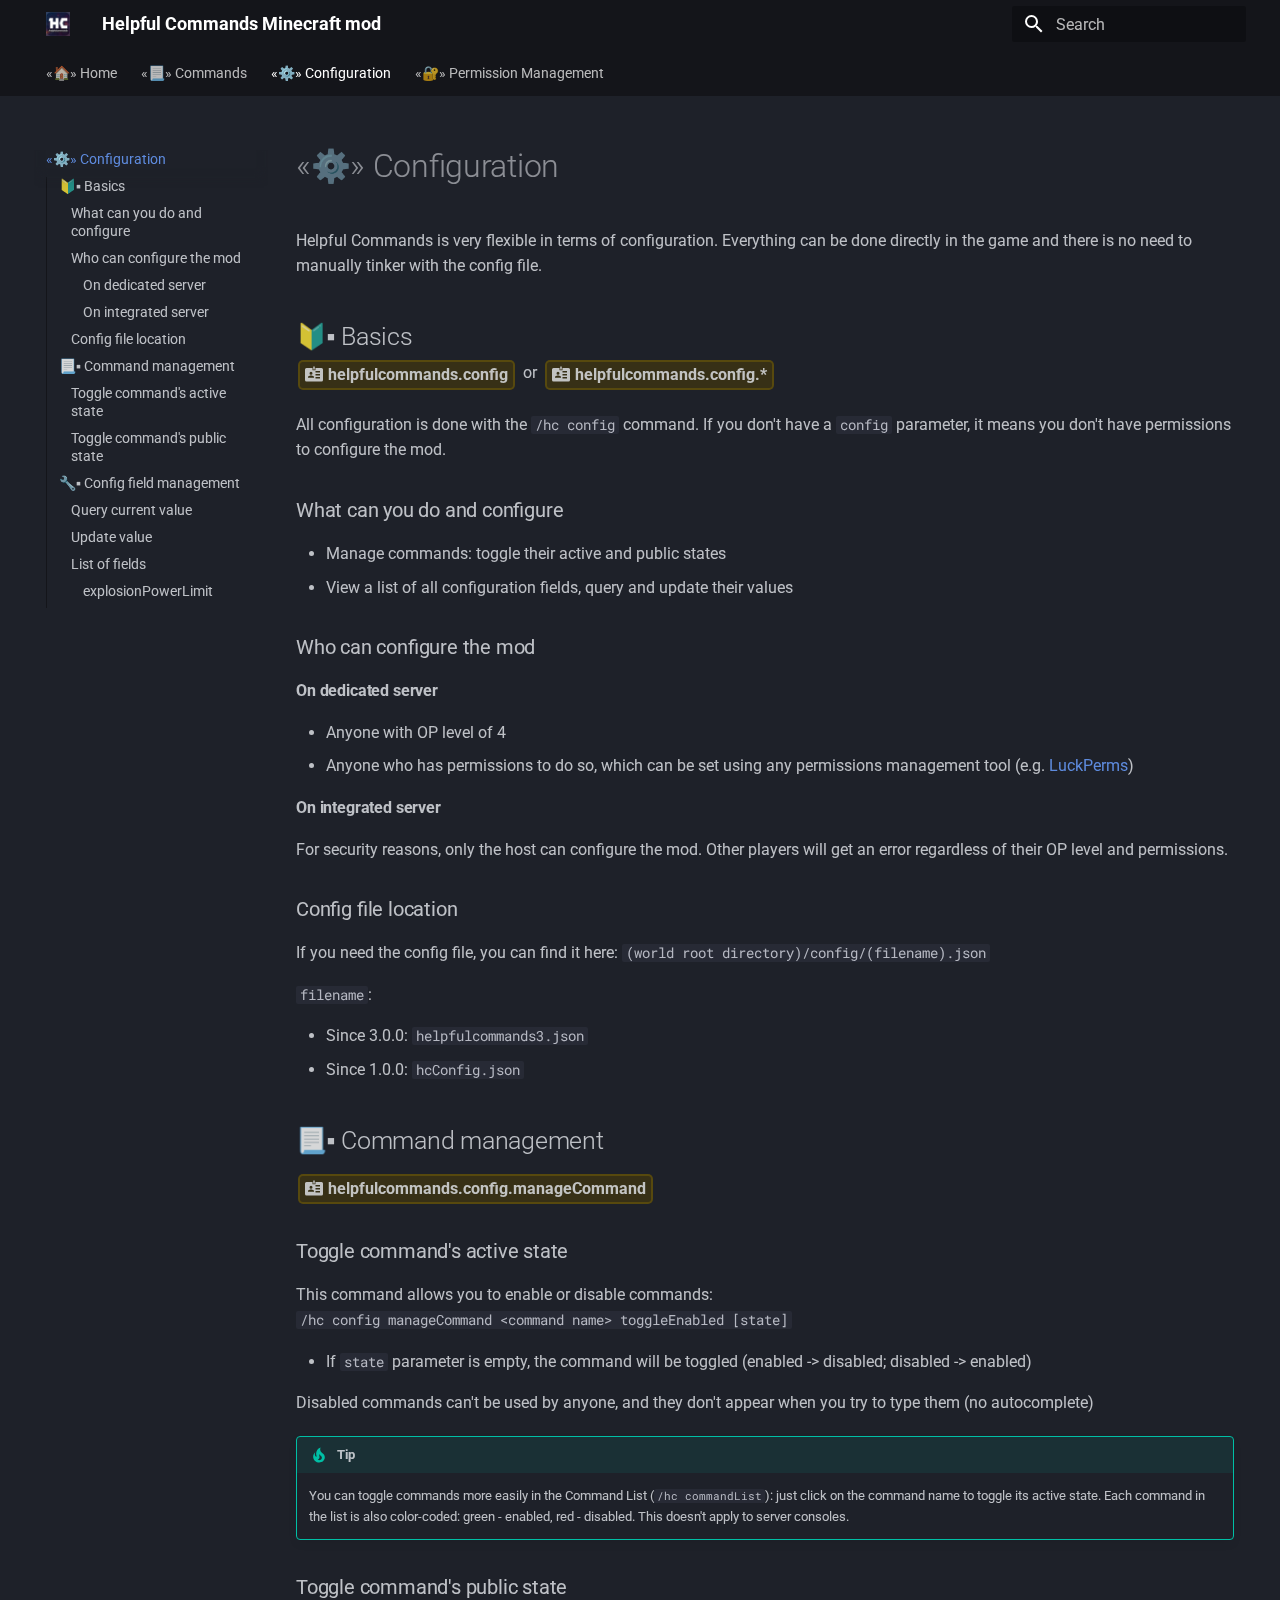
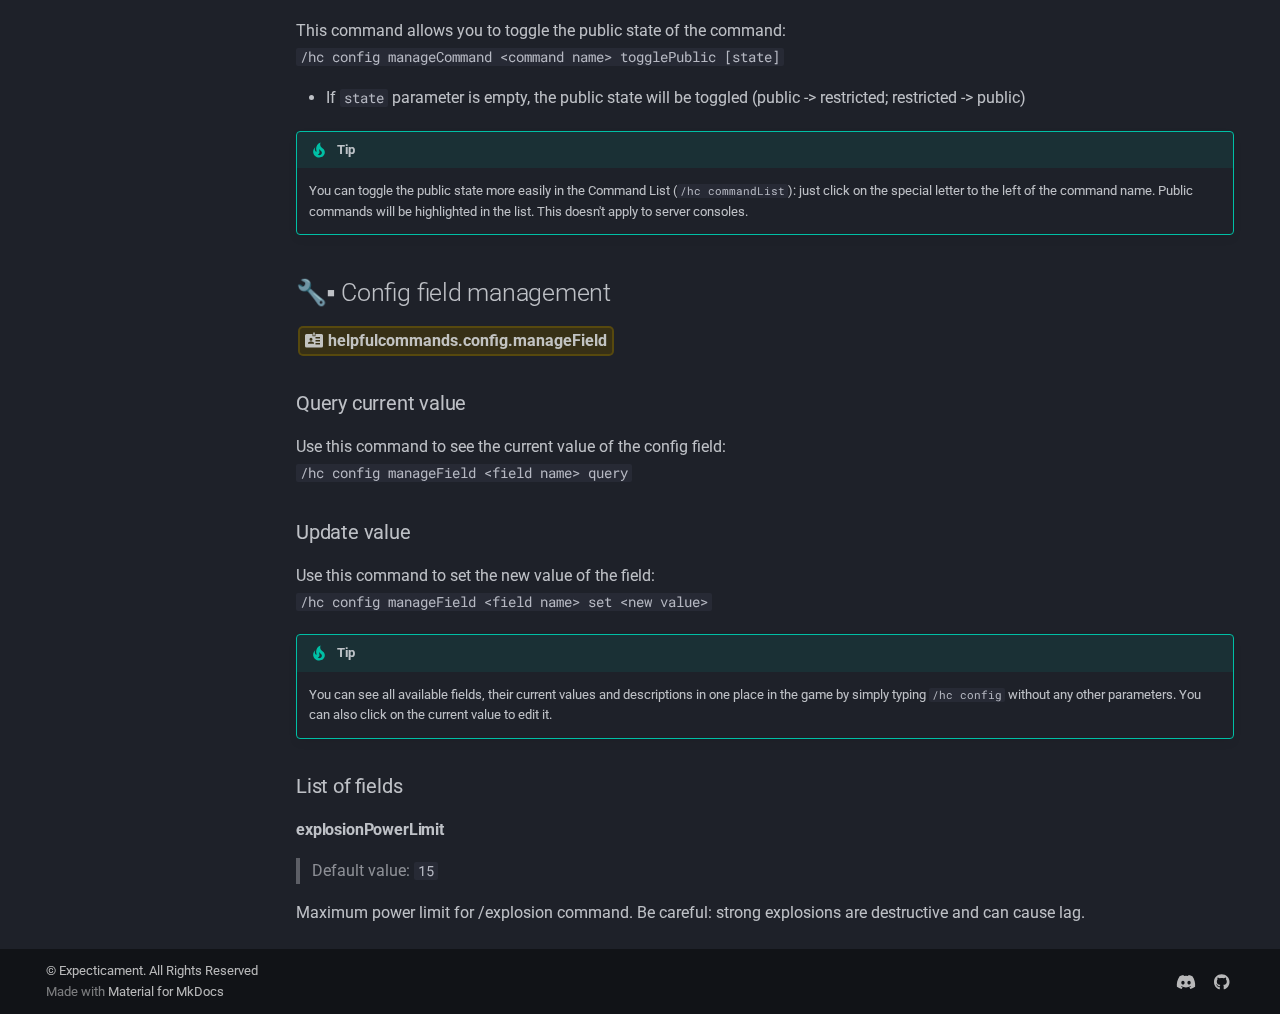
<file: site/configuration/index.html>
<!doctype html>
<html lang="en" class="no-js">
  <head>
    
      <meta charset="utf-8">
      <meta name="viewport" content="width=device-width,initial-scale=1">
      
      
      
        <link rel="canonical" href="https://expecticament.github.io/HelpfulCommands/configuration/">
      
      
        <link rel="prev" href="../commands/">
      
      
        <link rel="next" href="../permissionManagement/">
      
      
      <link rel="icon" href="../assets/images/favicon.png">
      <meta name="generator" content="mkdocs-1.6.0, mkdocs-material-9.5.26">
    
    
      
        <title>«⚙️» Configuration - Helpful Commands Minecraft mod</title>
      
    
    
      <link rel="stylesheet" href="../assets/stylesheets/main.6543a935.min.css">
      
        
        <link rel="stylesheet" href="../assets/stylesheets/palette.06af60db.min.css">
      
      


    
    
      
    
    
      
        
        
        <link rel="preconnect" href="https://fonts.gstatic.com" crossorigin>
        <link rel="stylesheet" href="https://fonts.googleapis.com/css?family=Roboto:300,300i,400,400i,700,700i%7CRoboto+Mono:400,400i,700,700i&display=fallback">
        <style>:root{--md-text-font:"Roboto";--md-code-font:"Roboto Mono"}</style>
      
    
    
      <link rel="stylesheet" href="../stylesheets/extra.css">
    
    <script>__md_scope=new URL("..",location),__md_hash=e=>[...e].reduce((e,_)=>(e<<5)-e+_.charCodeAt(0),0),__md_get=(e,_=localStorage,t=__md_scope)=>JSON.parse(_.getItem(t.pathname+"."+e)),__md_set=(e,_,t=localStorage,a=__md_scope)=>{try{t.setItem(a.pathname+"."+e,JSON.stringify(_))}catch(e){}}</script>
    
      

    
    
    
  </head>
  
  
    
    
      
    
    
    
    
    <body dir="ltr" data-md-color-scheme="slate" data-md-color-primary="black" data-md-color-accent="indigo">
  
    
    <input class="md-toggle" data-md-toggle="drawer" type="checkbox" id="__drawer" autocomplete="off">
    <input class="md-toggle" data-md-toggle="search" type="checkbox" id="__search" autocomplete="off">
    <label class="md-overlay" for="__drawer"></label>
    <div data-md-component="skip">
      
        
        <a href="#basics" class="md-skip">
          Skip to content
        </a>
      
    </div>
    <div data-md-component="announce">
      
    </div>
    
    
      

<header class="md-header" data-md-component="header">
  <nav class="md-header__inner md-grid" aria-label="Header">
    <a href=".." title="Helpful Commands Minecraft mod" class="md-header__button md-logo" aria-label="Helpful Commands Minecraft mod" data-md-component="logo">
      
  <img src="../assets/images/favicon.png" alt="logo">

    </a>
    <label class="md-header__button md-icon" for="__drawer">
      
      <svg xmlns="http://www.w3.org/2000/svg" viewBox="0 0 24 24"><path d="M3 6h18v2H3V6m0 5h18v2H3v-2m0 5h18v2H3v-2Z"/></svg>
    </label>
    <div class="md-header__title" data-md-component="header-title">
      <div class="md-header__ellipsis">
        <div class="md-header__topic">
          <span class="md-ellipsis">
            Helpful Commands Minecraft mod
          </span>
        </div>
        <div class="md-header__topic" data-md-component="header-topic">
          <span class="md-ellipsis">
            
              «⚙️» Configuration
            
          </span>
        </div>
      </div>
    </div>
    
      
        <form class="md-header__option" data-md-component="palette">
  
    
    
    
    <input class="md-option" data-md-color-media="" data-md-color-scheme="slate" data-md-color-primary="black" data-md-color-accent="indigo"  aria-hidden="true"  type="radio" name="__palette" id="__palette_0">
    
  
</form>
      
    
    
      <script>var media,input,key,value,palette=__md_get("__palette");if(palette&&palette.color){"(prefers-color-scheme)"===palette.color.media&&(media=matchMedia("(prefers-color-scheme: light)"),input=document.querySelector(media.matches?"[data-md-color-media='(prefers-color-scheme: light)']":"[data-md-color-media='(prefers-color-scheme: dark)']"),palette.color.media=input.getAttribute("data-md-color-media"),palette.color.scheme=input.getAttribute("data-md-color-scheme"),palette.color.primary=input.getAttribute("data-md-color-primary"),palette.color.accent=input.getAttribute("data-md-color-accent"));for([key,value]of Object.entries(palette.color))document.body.setAttribute("data-md-color-"+key,value)}</script>
    
    
    
      <label class="md-header__button md-icon" for="__search">
        
        <svg xmlns="http://www.w3.org/2000/svg" viewBox="0 0 24 24"><path d="M9.5 3A6.5 6.5 0 0 1 16 9.5c0 1.61-.59 3.09-1.56 4.23l.27.27h.79l5 5-1.5 1.5-5-5v-.79l-.27-.27A6.516 6.516 0 0 1 9.5 16 6.5 6.5 0 0 1 3 9.5 6.5 6.5 0 0 1 9.5 3m0 2C7 5 5 7 5 9.5S7 14 9.5 14 14 12 14 9.5 12 5 9.5 5Z"/></svg>
      </label>
      <div class="md-search" data-md-component="search" role="dialog">
  <label class="md-search__overlay" for="__search"></label>
  <div class="md-search__inner" role="search">
    <form class="md-search__form" name="search">
      <input type="text" class="md-search__input" name="query" aria-label="Search" placeholder="Search" autocapitalize="off" autocorrect="off" autocomplete="off" spellcheck="false" data-md-component="search-query" required>
      <label class="md-search__icon md-icon" for="__search">
        
        <svg xmlns="http://www.w3.org/2000/svg" viewBox="0 0 24 24"><path d="M9.5 3A6.5 6.5 0 0 1 16 9.5c0 1.61-.59 3.09-1.56 4.23l.27.27h.79l5 5-1.5 1.5-5-5v-.79l-.27-.27A6.516 6.516 0 0 1 9.5 16 6.5 6.5 0 0 1 3 9.5 6.5 6.5 0 0 1 9.5 3m0 2C7 5 5 7 5 9.5S7 14 9.5 14 14 12 14 9.5 12 5 9.5 5Z"/></svg>
        
        <svg xmlns="http://www.w3.org/2000/svg" viewBox="0 0 24 24"><path d="M20 11v2H8l5.5 5.5-1.42 1.42L4.16 12l7.92-7.92L13.5 5.5 8 11h12Z"/></svg>
      </label>
      <nav class="md-search__options" aria-label="Search">
        
        <button type="reset" class="md-search__icon md-icon" title="Clear" aria-label="Clear" tabindex="-1">
          
          <svg xmlns="http://www.w3.org/2000/svg" viewBox="0 0 24 24"><path d="M19 6.41 17.59 5 12 10.59 6.41 5 5 6.41 10.59 12 5 17.59 6.41 19 12 13.41 17.59 19 19 17.59 13.41 12 19 6.41Z"/></svg>
        </button>
      </nav>
      
        <div class="md-search__suggest" data-md-component="search-suggest"></div>
      
    </form>
    <div class="md-search__output">
      <div class="md-search__scrollwrap" tabindex="0" data-md-scrollfix>
        <div class="md-search-result" data-md-component="search-result">
          <div class="md-search-result__meta">
            Initializing search
          </div>
          <ol class="md-search-result__list" role="presentation"></ol>
        </div>
      </div>
    </div>
  </div>
</div>
    
    
  </nav>
  
</header>
    
    <div class="md-container" data-md-component="container">
      
      
        
          
            
<nav class="md-tabs" aria-label="Tabs" data-md-component="tabs">
  <div class="md-grid">
    <ul class="md-tabs__list">
      
        
  
  
  
    <li class="md-tabs__item">
      <a href=".." class="md-tabs__link">
        
  
    
  
  «🏠» Home

      </a>
    </li>
  

      
        
  
  
  
    <li class="md-tabs__item">
      <a href="../commands/" class="md-tabs__link">
        
  
    
  
  «📃» Commands

      </a>
    </li>
  

      
        
  
  
    
  
  
    <li class="md-tabs__item md-tabs__item--active">
      <a href="./" class="md-tabs__link">
        
  
    
  
  «⚙️» Configuration

      </a>
    </li>
  

      
        
  
  
  
    <li class="md-tabs__item">
      <a href="../permissionManagement/" class="md-tabs__link">
        
  
    
  
  «🔐» Permission Management

      </a>
    </li>
  

      
    </ul>
  </div>
</nav>
          
        
      
      <main class="md-main" data-md-component="main">
        <div class="md-main__inner md-grid">
          
            
              
              <div class="md-sidebar md-sidebar--primary" data-md-component="sidebar" data-md-type="navigation" >
                <div class="md-sidebar__scrollwrap">
                  <div class="md-sidebar__inner">
                    


  


  

<nav class="md-nav md-nav--primary md-nav--lifted md-nav--integrated" aria-label="Navigation" data-md-level="0">
  <label class="md-nav__title" for="__drawer">
    <a href=".." title="Helpful Commands Minecraft mod" class="md-nav__button md-logo" aria-label="Helpful Commands Minecraft mod" data-md-component="logo">
      
  <img src="../assets/images/favicon.png" alt="logo">

    </a>
    Helpful Commands Minecraft mod
  </label>
  
  <ul class="md-nav__list" data-md-scrollfix>
    
      
      
  
  
  
  
    <li class="md-nav__item">
      <a href=".." class="md-nav__link">
        
  
  <span class="md-ellipsis">
    «🏠» Home
  </span>
  

      </a>
    </li>
  

    
      
      
  
  
  
  
    <li class="md-nav__item">
      <a href="../commands/" class="md-nav__link">
        
  
  <span class="md-ellipsis">
    «📃» Commands
  </span>
  

      </a>
    </li>
  

    
      
      
  
  
    
  
  
  
    <li class="md-nav__item md-nav__item--active">
      
      <input class="md-nav__toggle md-toggle" type="checkbox" id="__toc">
      
      
      
        <label class="md-nav__link md-nav__link--active" for="__toc">
          
  
  <span class="md-ellipsis">
    «⚙️» Configuration
  </span>
  

          <span class="md-nav__icon md-icon"></span>
        </label>
      
      <a href="./" class="md-nav__link md-nav__link--active">
        
  
  <span class="md-ellipsis">
    «⚙️» Configuration
  </span>
  

      </a>
      
        

<nav class="md-nav md-nav--secondary" aria-label="Table of contents">
  
  
  
  
    <label class="md-nav__title" for="__toc">
      <span class="md-nav__icon md-icon"></span>
      Table of contents
    </label>
    <ul class="md-nav__list" data-md-component="toc" data-md-scrollfix>
      
        <li class="md-nav__item">
  <a href="#basics" class="md-nav__link">
    <span class="md-ellipsis">
      🔰▪ Basics
    </span>
  </a>
  
    <nav class="md-nav" aria-label="🔰▪ Basics">
      <ul class="md-nav__list">
        
          <li class="md-nav__item">
  <a href="#what-can-you-do-and-configure" class="md-nav__link">
    <span class="md-ellipsis">
      What can you do and configure
    </span>
  </a>
  
</li>
        
          <li class="md-nav__item">
  <a href="#who-can-configure-the-mod" class="md-nav__link">
    <span class="md-ellipsis">
      Who can configure the mod
    </span>
  </a>
  
    <nav class="md-nav" aria-label="Who can configure the mod">
      <ul class="md-nav__list">
        
          <li class="md-nav__item">
  <a href="#on-dedicated-server" class="md-nav__link">
    <span class="md-ellipsis">
      On dedicated server
    </span>
  </a>
  
</li>
        
          <li class="md-nav__item">
  <a href="#on-integrated-server" class="md-nav__link">
    <span class="md-ellipsis">
      On integrated server
    </span>
  </a>
  
</li>
        
      </ul>
    </nav>
  
</li>
        
          <li class="md-nav__item">
  <a href="#config-file-location" class="md-nav__link">
    <span class="md-ellipsis">
      Config file location
    </span>
  </a>
  
</li>
        
      </ul>
    </nav>
  
</li>
      
        <li class="md-nav__item">
  <a href="#command-management" class="md-nav__link">
    <span class="md-ellipsis">
      📃▪ Command management
    </span>
  </a>
  
    <nav class="md-nav" aria-label="📃▪ Command management">
      <ul class="md-nav__list">
        
          <li class="md-nav__item">
  <a href="#toggle-commands-active-state" class="md-nav__link">
    <span class="md-ellipsis">
      Toggle command's active state
    </span>
  </a>
  
</li>
        
          <li class="md-nav__item">
  <a href="#toggle-commands-public-state" class="md-nav__link">
    <span class="md-ellipsis">
      Toggle command's public state
    </span>
  </a>
  
</li>
        
      </ul>
    </nav>
  
</li>
      
        <li class="md-nav__item">
  <a href="#config-field-management" class="md-nav__link">
    <span class="md-ellipsis">
      🔧▪ Config field management
    </span>
  </a>
  
    <nav class="md-nav" aria-label="🔧▪ Config field management">
      <ul class="md-nav__list">
        
          <li class="md-nav__item">
  <a href="#query-current-value" class="md-nav__link">
    <span class="md-ellipsis">
      Query current value
    </span>
  </a>
  
</li>
        
          <li class="md-nav__item">
  <a href="#update-value" class="md-nav__link">
    <span class="md-ellipsis">
      Update value
    </span>
  </a>
  
</li>
        
          <li class="md-nav__item">
  <a href="#list-of-fields" class="md-nav__link">
    <span class="md-ellipsis">
      List of fields
    </span>
  </a>
  
    <nav class="md-nav" aria-label="List of fields">
      <ul class="md-nav__list">
        
          <li class="md-nav__item">
  <a href="#explosionpowerlimit" class="md-nav__link">
    <span class="md-ellipsis">
      explosionPowerLimit
    </span>
  </a>
  
</li>
        
      </ul>
    </nav>
  
</li>
        
      </ul>
    </nav>
  
</li>
      
    </ul>
  
</nav>
      
    </li>
  

    
      
      
  
  
  
  
    <li class="md-nav__item">
      <a href="../permissionManagement/" class="md-nav__link">
        
  
  <span class="md-ellipsis">
    «🔐» Permission Management
  </span>
  

      </a>
    </li>
  

    
  </ul>
</nav>
                  </div>
                </div>
              </div>
            
            
          
          
            <div class="md-content" data-md-component="content">
              <article class="md-content__inner md-typeset">
                
                  


  <h1>«⚙️» Configuration</h1>

<p>Helpful Commands is very flexible in terms of configuration. Everything can be done directly in the game and there is no need to manually tinker with the config file.</p>
<h2 id="basics">🔰▪ Basics</h2>
<div class="hc-mic-holder">
    <div class="hc-mic-entry hc-mic-permission">
        <div class="hc-mic-logo"><span class="twemoji" title="Permission ID"><svg xmlns="http://www.w3.org/2000/svg" viewBox="0 0 24 24"><path d="M22 4h-8v3h-4V4H2a2 2 0 0 0-2 2v14a2 2 0 0 0 2 2h20a2 2 0 0 0 2-2V6a2 2 0 0 0-2-2M8 9a2 2 0 0 1 2 2 2 2 0 0 1-2 2 2 2 0 0 1-2-2 2 2 0 0 1 2-2m4 8H4v-1c0-1.33 2.67-2 4-2s4 .67 4 2v1m8 1h-6v-2h6v2m0-4h-6v-2h6v2m0-4h-6V8h6v2m-7-4h-2V2h2v4Z"></path></svg></span></div><p class="hc-mic-text">helpfulcommands.config</p>
    </div>
    <div style="margin: 0 6px 0 6px">or</div>
    <div class="hc-mic-entry hc-mic-permission">
        <div class="hc-mic-logo"><span class="twemoji" title="Permission ID"><svg xmlns="http://www.w3.org/2000/svg" viewBox="0 0 24 24"><path d="M22 4h-8v3h-4V4H2a2 2 0 0 0-2 2v14a2 2 0 0 0 2 2h20a2 2 0 0 0 2-2V6a2 2 0 0 0-2-2M8 9a2 2 0 0 1 2 2 2 2 0 0 1-2 2 2 2 0 0 1-2-2 2 2 0 0 1 2-2m4 8H4v-1c0-1.33 2.67-2 4-2s4 .67 4 2v1m8 1h-6v-2h6v2m0-4h-6v-2h6v2m0-4h-6V8h6v2m-7-4h-2V2h2v4Z"></path></svg></span></div><p class="hc-mic-text">helpfulcommands.config.*</p>
    </div>
</div>
<p>All configuration is done with the <code>/hc config</code> command. If you don't have a <code>config</code> parameter, it means you don't have permissions to configure the mod.</p>
<h3 id="what-can-you-do-and-configure">What can you do and configure</h3>
<ul>
<li>Manage commands: toggle their active and public states</li>
<li>View a list of all configuration fields, query and update their values</li>
</ul>
<h3 id="who-can-configure-the-mod">Who can configure the mod</h3>
<h4 id="on-dedicated-server">On dedicated server</h4>
<ul>
<li>Anyone with OP level of 4</li>
<li>Anyone who has permissions to do so, which can be set using any permissions management tool (e.g. <a href="https://luckperms.net/">LuckPerms</a>)</li>
</ul>
<h4 id="on-integrated-server">On integrated server</h4>
<p>For security reasons, only the host can configure the mod. Other players will get an error regardless of their OP level and permissions.</p>
<h3 id="config-file-location">Config file location</h3>
<p>If you need the config file, you can find it here: <code>(world root directory)/config/(filename).json</code></p>
<p><code>filename</code>:</p>
<ul>
<li>Since 3.0.0: <code>helpfulcommands3.json</code></li>
<li>Since 1.0.0: <code>hcConfig.json</code></li>
</ul>
<h2 id="command-management">📃▪ Command management</h2>
<div class="hc-mic-entry hc-mic-permission" style="margin-right: 10px">
    <div class="hc-mic-logo"><span class="twemoji" title="Permission ID"><svg xmlns="http://www.w3.org/2000/svg" viewBox="0 0 24 24"><path d="M22 4h-8v3h-4V4H2a2 2 0 0 0-2 2v14a2 2 0 0 0 2 2h20a2 2 0 0 0 2-2V6a2 2 0 0 0-2-2M8 9a2 2 0 0 1 2 2 2 2 0 0 1-2 2 2 2 0 0 1-2-2 2 2 0 0 1 2-2m4 8H4v-1c0-1.33 2.67-2 4-2s4 .67 4 2v1m8 1h-6v-2h6v2m0-4h-6v-2h6v2m0-4h-6V8h6v2m-7-4h-2V2h2v4Z"></path></svg></span></div><p class="hc-mic-text">helpfulcommands.config.manageCommand</p>
</div>

<h3 id="toggle-commands-active-state">Toggle command's active state</h3>
<p>This command allows you to enable or disable commands: <br>
<code>/hc config manageCommand &lt;command name&gt; toggleEnabled [state]</code></p>
<ul>
<li>If <code>state</code> parameter is empty, the command will be toggled (enabled -&gt; disabled; disabled -&gt; enabled)</li>
</ul>
<p>Disabled commands can't be used by anyone, and they don't appear when you try to type them (no autocomplete)</p>
<div class="admonition tip">
<p class="admonition-title">Tip</p>
<p>You can toggle commands more easily in the Command List (<code>/hc commandList</code>): just click on the command name to toggle its active state. Each command in the list is also color-coded: green - enabled, red - disabled. This doesn't apply to server consoles.</p>
</div>
<h3 id="toggle-commands-public-state">Toggle command's public state</h3>
<p>This command allows you to toggle the public state of the command: <br>
<code>/hc config manageCommand &lt;command name&gt; togglePublic [state]</code></p>
<ul>
<li>If <code>state</code> parameter is empty, the public state will be toggled (public -&gt; restricted; restricted -&gt; public)</li>
</ul>
<div class="admonition tip">
<p class="admonition-title">Tip</p>
<p>You can toggle the public state more easily in the Command List (<code>/hc commandList</code>): just click on the special letter to the left of the command name. Public commands will be highlighted in the list. This doesn't apply to server consoles.</p>
</div>
<h2 id="config-field-management">🔧▪ Config field management</h2>
<div class="hc-mic-entry hc-mic-permission" style="margin-right: 10px">
    <div class="hc-mic-logo"><span class="twemoji" title="Permission ID"><svg xmlns="http://www.w3.org/2000/svg" viewBox="0 0 24 24"><path d="M22 4h-8v3h-4V4H2a2 2 0 0 0-2 2v14a2 2 0 0 0 2 2h20a2 2 0 0 0 2-2V6a2 2 0 0 0-2-2M8 9a2 2 0 0 1 2 2 2 2 0 0 1-2 2 2 2 0 0 1-2-2 2 2 0 0 1 2-2m4 8H4v-1c0-1.33 2.67-2 4-2s4 .67 4 2v1m8 1h-6v-2h6v2m0-4h-6v-2h6v2m0-4h-6V8h6v2m-7-4h-2V2h2v4Z"></path></svg></span></div><p class="hc-mic-text">helpfulcommands.config.manageField</p>
</div>

<h3 id="query-current-value">Query current value</h3>
<p>Use this command to see the current value of the config field:<br>
<code>/hc config manageField &lt;field name&gt; query</code></p>
<h3 id="update-value">Update value</h3>
<p>Use this command to set the new value of the field:<br>
<code>/hc config manageField &lt;field name&gt; set &lt;new value&gt;</code></p>
<div class="admonition tip">
<p class="admonition-title">Tip</p>
<p>You can see all available fields, their current values and descriptions in one place in the game by simply typing <code>/hc config</code> without any other parameters. You can also click on the current value to edit it.</p>
</div>
<h3 id="list-of-fields">List of fields</h3>
<h4 id="explosionpowerlimit">explosionPowerLimit</h4>
<blockquote>
<p>Default value: <code>15</code></p>
</blockquote>
<p>Maximum power limit for /explosion command. Be careful: strong explosions are destructive and can cause lag.</p>












                
              </article>
            </div>
          
          
  <script>var tabs=__md_get("__tabs");if(Array.isArray(tabs))e:for(var set of document.querySelectorAll(".tabbed-set")){var tab,labels=set.querySelector(".tabbed-labels");for(tab of tabs)for(var label of labels.getElementsByTagName("label"))if(label.innerText.trim()===tab){var input=document.getElementById(label.htmlFor);input.checked=!0;continue e}}</script>

<script>var target=document.getElementById(location.hash.slice(1));target&&target.name&&(target.checked=target.name.startsWith("__tabbed_"))</script>
        </div>
        
          <button type="button" class="md-top md-icon" data-md-component="top" hidden>
  
  <svg xmlns="http://www.w3.org/2000/svg" viewBox="0 0 24 24"><path d="M13 20h-2V8l-5.5 5.5-1.42-1.42L12 4.16l7.92 7.92-1.42 1.42L13 8v12Z"/></svg>
  Back to top
</button>
        
      </main>
      
        <footer class="md-footer">
  
  <div class="md-footer-meta md-typeset">
    <div class="md-footer-meta__inner md-grid">
      <div class="md-copyright">
  
    <div class="md-copyright__highlight">
      &copy; <a href="https://github.com/Expecticament" target="_blank" rel="noopener">Expecticament</a>. All Rights Reserved

    </div>
  
  
    Made with
    <a href="https://squidfunk.github.io/mkdocs-material/" target="_blank" rel="noopener">
      Material for MkDocs
    </a>
  
</div>
      
        <div class="md-social">
  
    
    
    
    
      
      
    
    <a href="https://discord.gg/RHd8P5hps4" target="_blank" rel="noopener" title="discord.gg" class="md-social__link">
      <svg xmlns="http://www.w3.org/2000/svg" viewBox="0 0 640 512"><!--! Font Awesome Free 6.5.2 by @fontawesome - https://fontawesome.com License - https://fontawesome.com/license/free (Icons: CC BY 4.0, Fonts: SIL OFL 1.1, Code: MIT License) Copyright 2024 Fonticons, Inc.--><path d="M524.531 69.836a1.5 1.5 0 0 0-.764-.7A485.065 485.065 0 0 0 404.081 32.03a1.816 1.816 0 0 0-1.923.91 337.461 337.461 0 0 0-14.9 30.6 447.848 447.848 0 0 0-134.426 0 309.541 309.541 0 0 0-15.135-30.6 1.89 1.89 0 0 0-1.924-.91 483.689 483.689 0 0 0-119.688 37.107 1.712 1.712 0 0 0-.788.676C39.068 183.651 18.186 294.69 28.43 404.354a2.016 2.016 0 0 0 .765 1.375 487.666 487.666 0 0 0 146.825 74.189 1.9 1.9 0 0 0 2.063-.676A348.2 348.2 0 0 0 208.12 430.4a1.86 1.86 0 0 0-1.019-2.588 321.173 321.173 0 0 1-45.868-21.853 1.885 1.885 0 0 1-.185-3.126 251.047 251.047 0 0 0 9.109-7.137 1.819 1.819 0 0 1 1.9-.256c96.229 43.917 200.41 43.917 295.5 0a1.812 1.812 0 0 1 1.924.233 234.533 234.533 0 0 0 9.132 7.16 1.884 1.884 0 0 1-.162 3.126 301.407 301.407 0 0 1-45.89 21.83 1.875 1.875 0 0 0-1 2.611 391.055 391.055 0 0 0 30.014 48.815 1.864 1.864 0 0 0 2.063.7A486.048 486.048 0 0 0 610.7 405.729a1.882 1.882 0 0 0 .765-1.352c12.264-126.783-20.532-236.912-86.934-334.541ZM222.491 337.58c-28.972 0-52.844-26.587-52.844-59.239s23.409-59.241 52.844-59.241c29.665 0 53.306 26.82 52.843 59.239 0 32.654-23.41 59.241-52.843 59.241Zm195.38 0c-28.971 0-52.843-26.587-52.843-59.239s23.409-59.241 52.843-59.241c29.667 0 53.307 26.82 52.844 59.239 0 32.654-23.177 59.241-52.844 59.241Z"/></svg>
    </a>
  
    
    
    
    
      
      
    
    <a href="https://github.com/Expecticament/HelpfulCommands" target="_blank" rel="noopener" title="github.com" class="md-social__link">
      <svg xmlns="http://www.w3.org/2000/svg" viewBox="0 0 496 512"><!--! Font Awesome Free 6.5.2 by @fontawesome - https://fontawesome.com License - https://fontawesome.com/license/free (Icons: CC BY 4.0, Fonts: SIL OFL 1.1, Code: MIT License) Copyright 2024 Fonticons, Inc.--><path d="M165.9 397.4c0 2-2.3 3.6-5.2 3.6-3.3.3-5.6-1.3-5.6-3.6 0-2 2.3-3.6 5.2-3.6 3-.3 5.6 1.3 5.6 3.6zm-31.1-4.5c-.7 2 1.3 4.3 4.3 4.9 2.6 1 5.6 0 6.2-2s-1.3-4.3-4.3-5.2c-2.6-.7-5.5.3-6.2 2.3zm44.2-1.7c-2.9.7-4.9 2.6-4.6 4.9.3 2 2.9 3.3 5.9 2.6 2.9-.7 4.9-2.6 4.6-4.6-.3-1.9-3-3.2-5.9-2.9zM244.8 8C106.1 8 0 113.3 0 252c0 110.9 69.8 205.8 169.5 239.2 12.8 2.3 17.3-5.6 17.3-12.1 0-6.2-.3-40.4-.3-61.4 0 0-70 15-84.7-29.8 0 0-11.4-29.1-27.8-36.6 0 0-22.9-15.7 1.6-15.4 0 0 24.9 2 38.6 25.8 21.9 38.6 58.6 27.5 72.9 20.9 2.3-16 8.8-27.1 16-33.7-55.9-6.2-112.3-14.3-112.3-110.5 0-27.5 7.6-41.3 23.6-58.9-2.6-6.5-11.1-33.3 2.6-67.9 20.9-6.5 69 27 69 27 20-5.6 41.5-8.5 62.8-8.5s42.8 2.9 62.8 8.5c0 0 48.1-33.6 69-27 13.7 34.7 5.2 61.4 2.6 67.9 16 17.7 25.8 31.5 25.8 58.9 0 96.5-58.9 104.2-114.8 110.5 9.2 7.9 17 22.9 17 46.4 0 33.7-.3 75.4-.3 83.6 0 6.5 4.6 14.4 17.3 12.1C428.2 457.8 496 362.9 496 252 496 113.3 383.5 8 244.8 8zM97.2 352.9c-1.3 1-1 3.3.7 5.2 1.6 1.6 3.9 2.3 5.2 1 1.3-1 1-3.3-.7-5.2-1.6-1.6-3.9-2.3-5.2-1zm-10.8-8.1c-.7 1.3.3 2.9 2.3 3.9 1.6 1 3.6.7 4.3-.7.7-1.3-.3-2.9-2.3-3.9-2-.6-3.6-.3-4.3.7zm32.4 35.6c-1.6 1.3-1 4.3 1.3 6.2 2.3 2.3 5.2 2.6 6.5 1 1.3-1.3.7-4.3-1.3-6.2-2.2-2.3-5.2-2.6-6.5-1zm-11.4-14.7c-1.6 1-1.6 3.6 0 5.9 1.6 2.3 4.3 3.3 5.6 2.3 1.6-1.3 1.6-3.9 0-6.2-1.4-2.3-4-3.3-5.6-2z"/></svg>
    </a>
  
</div>
      
    </div>
  </div>
</footer>
      
    </div>
    <div class="md-dialog" data-md-component="dialog">
      <div class="md-dialog__inner md-typeset"></div>
    </div>
    
      <div class="md-progress" data-md-component="progress" role="progressbar"></div>
    
    
    <script id="__config" type="application/json">{"base": "..", "features": ["navigation.tabs", "navigation.sections", "navigation.instant", "navigation.instant.progress", "navigation.tracking", "navigation.top", "navigation.prune", "toc.integrate", "toc.follow", "search.suggest", "search.highlight", "content.tabs.link", "content.code.annotation", "content.code.copy", "content.tooltips"], "search": "../assets/javascripts/workers/search.b8dbb3d2.min.js", "translations": {"clipboard.copied": "Copied to clipboard", "clipboard.copy": "Copy to clipboard", "search.result.more.one": "1 more on this page", "search.result.more.other": "# more on this page", "search.result.none": "No matching documents", "search.result.one": "1 matching document", "search.result.other": "# matching documents", "search.result.placeholder": "Type to start searching", "search.result.term.missing": "Missing", "select.version": "Select version"}}</script>
    
    
      <script src="../assets/javascripts/bundle.ad660dcc.min.js"></script>
      
    
  </body>
</html>
</file>
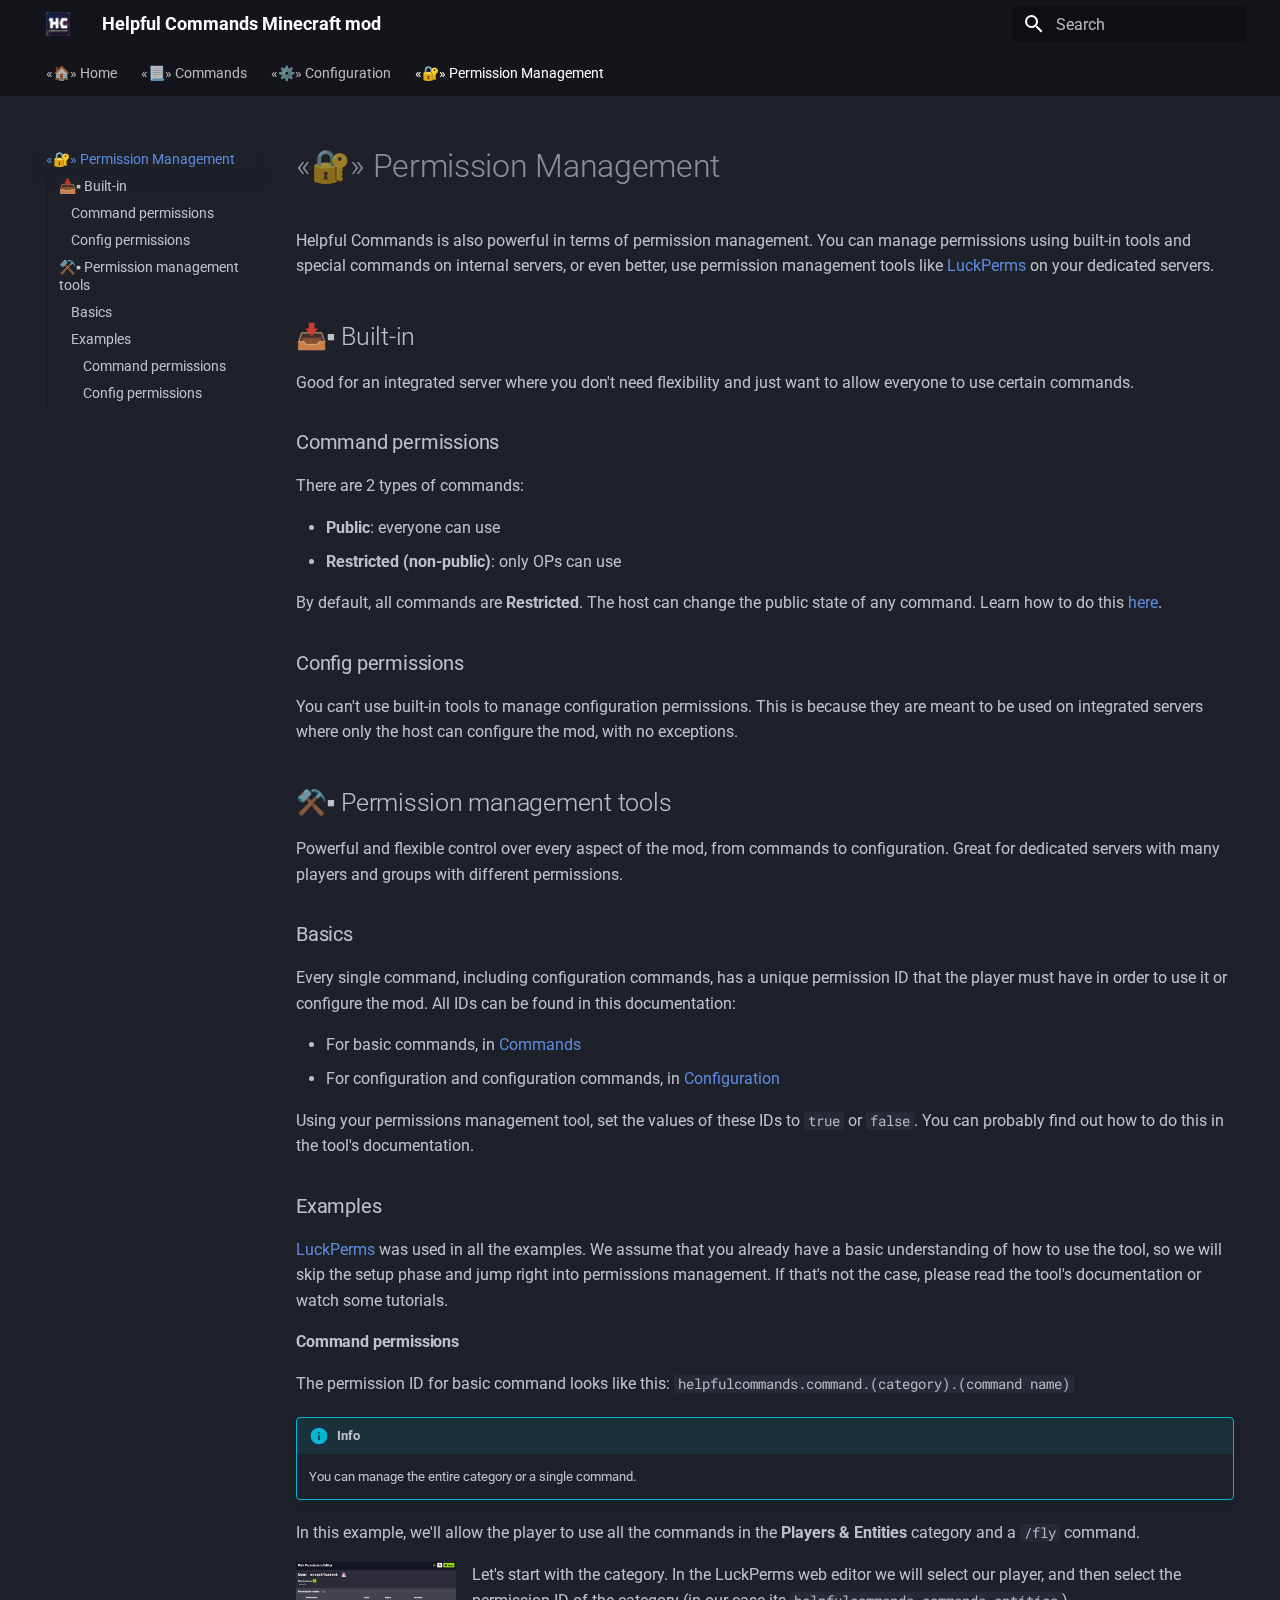
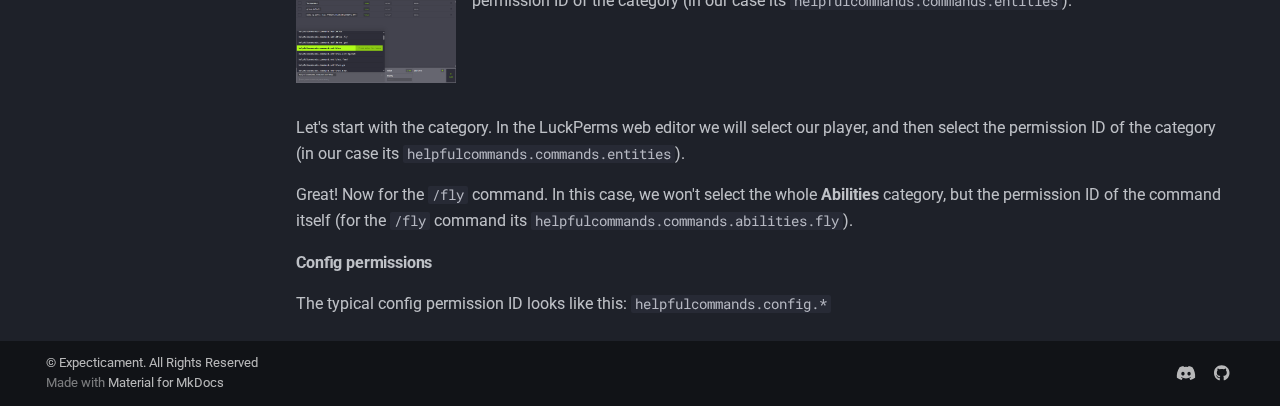
<file: site/permissionManagement/index.html>
<!doctype html>
<html lang="en" class="no-js">
  <head>
    
      <meta charset="utf-8">
      <meta name="viewport" content="width=device-width,initial-scale=1">
      
      
      
        <link rel="canonical" href="https://expecticament.github.io/HelpfulCommands/permissionManagement/">
      
      
        <link rel="prev" href="../configuration/">
      
      
      
      <link rel="icon" href="../assets/images/favicon.png">
      <meta name="generator" content="mkdocs-1.6.0, mkdocs-material-9.5.26">
    
    
      
        <title>«🔐» Permission Management - Helpful Commands Minecraft mod</title>
      
    
    
      <link rel="stylesheet" href="../assets/stylesheets/main.6543a935.min.css">
      
        
        <link rel="stylesheet" href="../assets/stylesheets/palette.06af60db.min.css">
      
      


    
    
      
    
    
      
        
        
        <link rel="preconnect" href="https://fonts.gstatic.com" crossorigin>
        <link rel="stylesheet" href="https://fonts.googleapis.com/css?family=Roboto:300,300i,400,400i,700,700i%7CRoboto+Mono:400,400i,700,700i&display=fallback">
        <style>:root{--md-text-font:"Roboto";--md-code-font:"Roboto Mono"}</style>
      
    
    
      <link rel="stylesheet" href="../stylesheets/extra.css">
    
    <script>__md_scope=new URL("..",location),__md_hash=e=>[...e].reduce((e,_)=>(e<<5)-e+_.charCodeAt(0),0),__md_get=(e,_=localStorage,t=__md_scope)=>JSON.parse(_.getItem(t.pathname+"."+e)),__md_set=(e,_,t=localStorage,a=__md_scope)=>{try{t.setItem(a.pathname+"."+e,JSON.stringify(_))}catch(e){}}</script>
    
      

    
    
    
  </head>
  
  
    
    
      
    
    
    
    
    <body dir="ltr" data-md-color-scheme="slate" data-md-color-primary="black" data-md-color-accent="indigo">
  
    
    <input class="md-toggle" data-md-toggle="drawer" type="checkbox" id="__drawer" autocomplete="off">
    <input class="md-toggle" data-md-toggle="search" type="checkbox" id="__search" autocomplete="off">
    <label class="md-overlay" for="__drawer"></label>
    <div data-md-component="skip">
      
        
        <a href="#built-in" class="md-skip">
          Skip to content
        </a>
      
    </div>
    <div data-md-component="announce">
      
    </div>
    
    
      

<header class="md-header" data-md-component="header">
  <nav class="md-header__inner md-grid" aria-label="Header">
    <a href=".." title="Helpful Commands Minecraft mod" class="md-header__button md-logo" aria-label="Helpful Commands Minecraft mod" data-md-component="logo">
      
  <img src="../assets/images/favicon.png" alt="logo">

    </a>
    <label class="md-header__button md-icon" for="__drawer">
      
      <svg xmlns="http://www.w3.org/2000/svg" viewBox="0 0 24 24"><path d="M3 6h18v2H3V6m0 5h18v2H3v-2m0 5h18v2H3v-2Z"/></svg>
    </label>
    <div class="md-header__title" data-md-component="header-title">
      <div class="md-header__ellipsis">
        <div class="md-header__topic">
          <span class="md-ellipsis">
            Helpful Commands Minecraft mod
          </span>
        </div>
        <div class="md-header__topic" data-md-component="header-topic">
          <span class="md-ellipsis">
            
              «🔐» Permission Management
            
          </span>
        </div>
      </div>
    </div>
    
      
        <form class="md-header__option" data-md-component="palette">
  
    
    
    
    <input class="md-option" data-md-color-media="" data-md-color-scheme="slate" data-md-color-primary="black" data-md-color-accent="indigo"  aria-hidden="true"  type="radio" name="__palette" id="__palette_0">
    
  
</form>
      
    
    
      <script>var media,input,key,value,palette=__md_get("__palette");if(palette&&palette.color){"(prefers-color-scheme)"===palette.color.media&&(media=matchMedia("(prefers-color-scheme: light)"),input=document.querySelector(media.matches?"[data-md-color-media='(prefers-color-scheme: light)']":"[data-md-color-media='(prefers-color-scheme: dark)']"),palette.color.media=input.getAttribute("data-md-color-media"),palette.color.scheme=input.getAttribute("data-md-color-scheme"),palette.color.primary=input.getAttribute("data-md-color-primary"),palette.color.accent=input.getAttribute("data-md-color-accent"));for([key,value]of Object.entries(palette.color))document.body.setAttribute("data-md-color-"+key,value)}</script>
    
    
    
      <label class="md-header__button md-icon" for="__search">
        
        <svg xmlns="http://www.w3.org/2000/svg" viewBox="0 0 24 24"><path d="M9.5 3A6.5 6.5 0 0 1 16 9.5c0 1.61-.59 3.09-1.56 4.23l.27.27h.79l5 5-1.5 1.5-5-5v-.79l-.27-.27A6.516 6.516 0 0 1 9.5 16 6.5 6.5 0 0 1 3 9.5 6.5 6.5 0 0 1 9.5 3m0 2C7 5 5 7 5 9.5S7 14 9.5 14 14 12 14 9.5 12 5 9.5 5Z"/></svg>
      </label>
      <div class="md-search" data-md-component="search" role="dialog">
  <label class="md-search__overlay" for="__search"></label>
  <div class="md-search__inner" role="search">
    <form class="md-search__form" name="search">
      <input type="text" class="md-search__input" name="query" aria-label="Search" placeholder="Search" autocapitalize="off" autocorrect="off" autocomplete="off" spellcheck="false" data-md-component="search-query" required>
      <label class="md-search__icon md-icon" for="__search">
        
        <svg xmlns="http://www.w3.org/2000/svg" viewBox="0 0 24 24"><path d="M9.5 3A6.5 6.5 0 0 1 16 9.5c0 1.61-.59 3.09-1.56 4.23l.27.27h.79l5 5-1.5 1.5-5-5v-.79l-.27-.27A6.516 6.516 0 0 1 9.5 16 6.5 6.5 0 0 1 3 9.5 6.5 6.5 0 0 1 9.5 3m0 2C7 5 5 7 5 9.5S7 14 9.5 14 14 12 14 9.5 12 5 9.5 5Z"/></svg>
        
        <svg xmlns="http://www.w3.org/2000/svg" viewBox="0 0 24 24"><path d="M20 11v2H8l5.5 5.5-1.42 1.42L4.16 12l7.92-7.92L13.5 5.5 8 11h12Z"/></svg>
      </label>
      <nav class="md-search__options" aria-label="Search">
        
        <button type="reset" class="md-search__icon md-icon" title="Clear" aria-label="Clear" tabindex="-1">
          
          <svg xmlns="http://www.w3.org/2000/svg" viewBox="0 0 24 24"><path d="M19 6.41 17.59 5 12 10.59 6.41 5 5 6.41 10.59 12 5 17.59 6.41 19 12 13.41 17.59 19 19 17.59 13.41 12 19 6.41Z"/></svg>
        </button>
      </nav>
      
        <div class="md-search__suggest" data-md-component="search-suggest"></div>
      
    </form>
    <div class="md-search__output">
      <div class="md-search__scrollwrap" tabindex="0" data-md-scrollfix>
        <div class="md-search-result" data-md-component="search-result">
          <div class="md-search-result__meta">
            Initializing search
          </div>
          <ol class="md-search-result__list" role="presentation"></ol>
        </div>
      </div>
    </div>
  </div>
</div>
    
    
  </nav>
  
</header>
    
    <div class="md-container" data-md-component="container">
      
      
        
          
            
<nav class="md-tabs" aria-label="Tabs" data-md-component="tabs">
  <div class="md-grid">
    <ul class="md-tabs__list">
      
        
  
  
  
    <li class="md-tabs__item">
      <a href=".." class="md-tabs__link">
        
  
    
  
  «🏠» Home

      </a>
    </li>
  

      
        
  
  
  
    <li class="md-tabs__item">
      <a href="../commands/" class="md-tabs__link">
        
  
    
  
  «📃» Commands

      </a>
    </li>
  

      
        
  
  
  
    <li class="md-tabs__item">
      <a href="../configuration/" class="md-tabs__link">
        
  
    
  
  «⚙️» Configuration

      </a>
    </li>
  

      
        
  
  
    
  
  
    <li class="md-tabs__item md-tabs__item--active">
      <a href="./" class="md-tabs__link">
        
  
    
  
  «🔐» Permission Management

      </a>
    </li>
  

      
    </ul>
  </div>
</nav>
          
        
      
      <main class="md-main" data-md-component="main">
        <div class="md-main__inner md-grid">
          
            
              
              <div class="md-sidebar md-sidebar--primary" data-md-component="sidebar" data-md-type="navigation" >
                <div class="md-sidebar__scrollwrap">
                  <div class="md-sidebar__inner">
                    


  


  

<nav class="md-nav md-nav--primary md-nav--lifted md-nav--integrated" aria-label="Navigation" data-md-level="0">
  <label class="md-nav__title" for="__drawer">
    <a href=".." title="Helpful Commands Minecraft mod" class="md-nav__button md-logo" aria-label="Helpful Commands Minecraft mod" data-md-component="logo">
      
  <img src="../assets/images/favicon.png" alt="logo">

    </a>
    Helpful Commands Minecraft mod
  </label>
  
  <ul class="md-nav__list" data-md-scrollfix>
    
      
      
  
  
  
  
    <li class="md-nav__item">
      <a href=".." class="md-nav__link">
        
  
  <span class="md-ellipsis">
    «🏠» Home
  </span>
  

      </a>
    </li>
  

    
      
      
  
  
  
  
    <li class="md-nav__item">
      <a href="../commands/" class="md-nav__link">
        
  
  <span class="md-ellipsis">
    «📃» Commands
  </span>
  

      </a>
    </li>
  

    
      
      
  
  
  
  
    <li class="md-nav__item">
      <a href="../configuration/" class="md-nav__link">
        
  
  <span class="md-ellipsis">
    «⚙️» Configuration
  </span>
  

      </a>
    </li>
  

    
      
      
  
  
    
  
  
  
    <li class="md-nav__item md-nav__item--active">
      
      <input class="md-nav__toggle md-toggle" type="checkbox" id="__toc">
      
      
      
        <label class="md-nav__link md-nav__link--active" for="__toc">
          
  
  <span class="md-ellipsis">
    «🔐» Permission Management
  </span>
  

          <span class="md-nav__icon md-icon"></span>
        </label>
      
      <a href="./" class="md-nav__link md-nav__link--active">
        
  
  <span class="md-ellipsis">
    «🔐» Permission Management
  </span>
  

      </a>
      
        

<nav class="md-nav md-nav--secondary" aria-label="Table of contents">
  
  
  
  
    <label class="md-nav__title" for="__toc">
      <span class="md-nav__icon md-icon"></span>
      Table of contents
    </label>
    <ul class="md-nav__list" data-md-component="toc" data-md-scrollfix>
      
        <li class="md-nav__item">
  <a href="#built-in" class="md-nav__link">
    <span class="md-ellipsis">
      📥▪ Built-in
    </span>
  </a>
  
    <nav class="md-nav" aria-label="📥▪ Built-in">
      <ul class="md-nav__list">
        
          <li class="md-nav__item">
  <a href="#command-permissions" class="md-nav__link">
    <span class="md-ellipsis">
      Command permissions
    </span>
  </a>
  
</li>
        
          <li class="md-nav__item">
  <a href="#config-permissions" class="md-nav__link">
    <span class="md-ellipsis">
      Config permissions
    </span>
  </a>
  
</li>
        
      </ul>
    </nav>
  
</li>
      
        <li class="md-nav__item">
  <a href="#permission-management-tools" class="md-nav__link">
    <span class="md-ellipsis">
      ⚒️▪ Permission management tools
    </span>
  </a>
  
    <nav class="md-nav" aria-label="⚒️▪ Permission management tools">
      <ul class="md-nav__list">
        
          <li class="md-nav__item">
  <a href="#basics" class="md-nav__link">
    <span class="md-ellipsis">
      Basics
    </span>
  </a>
  
</li>
        
          <li class="md-nav__item">
  <a href="#examples" class="md-nav__link">
    <span class="md-ellipsis">
      Examples
    </span>
  </a>
  
    <nav class="md-nav" aria-label="Examples">
      <ul class="md-nav__list">
        
          <li class="md-nav__item">
  <a href="#command-permissions_1" class="md-nav__link">
    <span class="md-ellipsis">
      Command permissions
    </span>
  </a>
  
</li>
        
          <li class="md-nav__item">
  <a href="#config-permissions_1" class="md-nav__link">
    <span class="md-ellipsis">
      Config permissions
    </span>
  </a>
  
</li>
        
      </ul>
    </nav>
  
</li>
        
      </ul>
    </nav>
  
</li>
      
    </ul>
  
</nav>
      
    </li>
  

    
  </ul>
</nav>
                  </div>
                </div>
              </div>
            
            
          
          
            <div class="md-content" data-md-component="content">
              <article class="md-content__inner md-typeset">
                
                  


  <h1>«🔐» Permission Management</h1>

<p>Helpful Commands is also powerful in terms of permission management. You can manage permissions using built-in tools and special commands on internal servers, or even better, use permission management tools like <a href="https://luckperms.net/">LuckPerms</a> on your dedicated servers.</p>
<h2 id="built-in">📥▪ Built-in</h2>
<p>Good for an integrated server where you don't need flexibility and just want to allow everyone to use certain commands.</p>
<h3 id="command-permissions">Command permissions</h3>
<p>There are 2 types of commands:</p>
<ul>
<li><strong>Public</strong>: everyone can use</li>
<li><strong>Restricted (non-public)</strong>: only OPs can use</li>
</ul>
<p>By default, all commands are <strong>Restricted</strong>. The host can change the public state of any command. Learn how to do this <a href="https://expecticament.github.io/HelpfulCommands/configuration/#toggle-commands-public-state">here</a>.</p>
<h3 id="config-permissions">Config permissions</h3>
<p>You can't use built-in tools to manage configuration permissions. This is because they are meant to be used on integrated servers where only the host can configure the mod, with no exceptions.</p>
<h2 id="permission-management-tools">⚒️▪ Permission management tools</h2>
<p>Powerful and flexible control over every aspect of the mod, from commands to configuration. Great for dedicated servers with many players and groups with different permissions.</p>
<h3 id="basics">Basics</h3>
<p>Every single command, including configuration commands, has a unique permission ID that the player must have in order to use it or configure the mod. All IDs can be found in this documentation:</p>
<ul>
<li>For basic commands, in <a href="https://expecticament.github.io/HelpfulCommands/commands/">Commands</a></li>
<li>For configuration and configuration commands, in <a href="https://expecticament.github.io/HelpfulCommands/configuration/">Configuration</a></li>
</ul>
<p>Using your permissions management tool, set the values of these IDs to <code>true</code> or <code>false</code>. You can probably find out how to do this in the tool's documentation.</p>
<h3 id="examples">Examples</h3>
<p><a href="https://luckperms.net/">LuckPerms</a> was used in all the examples. We assume that you already have a basic understanding of how to use the tool, so we will skip the setup phase and jump right into permissions management. If that's not the case, please read the tool's documentation or watch some tutorials.</p>
<h4 id="command-permissions_1">Command permissions</h4>
<p>The permission ID for basic command looks like this: <code>helpfulcommands.command.(category).(command name)</code></p>
<div class="admonition info">
<p class="admonition-title">Info</p>
<p>You can manage the entire category or a single command.</p>
</div>
<p>In this example, we'll allow the player to use all the commands in the <strong>Players &amp; Entities</strong> category and a <code>/fly</code> command.</p>
<figure style="text-align:left;">
    <img align="left" alt="Commands1" src="../assets/images/permissionManagementExamples/commands1.png" width="160px" style="margin: 0 1em 1em 0">
    Let's start with the category. In the LuckPerms web editor we will select our player, and then select the permission ID of the category (in our case its <code>helpfulcommands.commands.entities</code>).
</figure>

<p>Let's start with the category. In the LuckPerms web editor we will select our player, and then select the permission ID of the category (in our case its <code>helpfulcommands.commands.entities</code>).</p>
<p>Great! Now for the <code>/fly</code> command. In this case, we won't select the whole <strong>Abilities</strong> category, but the permission ID of the command itself (for the <code>/fly</code> command its <code>helpfulcommands.commands.abilities.fly</code>).</p>
<h4 id="config-permissions_1">Config permissions</h4>
<p>The typical config permission ID looks like this: <code>helpfulcommands.config.*</code></p>












                
              </article>
            </div>
          
          
  <script>var tabs=__md_get("__tabs");if(Array.isArray(tabs))e:for(var set of document.querySelectorAll(".tabbed-set")){var tab,labels=set.querySelector(".tabbed-labels");for(tab of tabs)for(var label of labels.getElementsByTagName("label"))if(label.innerText.trim()===tab){var input=document.getElementById(label.htmlFor);input.checked=!0;continue e}}</script>

<script>var target=document.getElementById(location.hash.slice(1));target&&target.name&&(target.checked=target.name.startsWith("__tabbed_"))</script>
        </div>
        
          <button type="button" class="md-top md-icon" data-md-component="top" hidden>
  
  <svg xmlns="http://www.w3.org/2000/svg" viewBox="0 0 24 24"><path d="M13 20h-2V8l-5.5 5.5-1.42-1.42L12 4.16l7.92 7.92-1.42 1.42L13 8v12Z"/></svg>
  Back to top
</button>
        
      </main>
      
        <footer class="md-footer">
  
  <div class="md-footer-meta md-typeset">
    <div class="md-footer-meta__inner md-grid">
      <div class="md-copyright">
  
    <div class="md-copyright__highlight">
      &copy; <a href="https://github.com/Expecticament" target="_blank" rel="noopener">Expecticament</a>. All Rights Reserved

    </div>
  
  
    Made with
    <a href="https://squidfunk.github.io/mkdocs-material/" target="_blank" rel="noopener">
      Material for MkDocs
    </a>
  
</div>
      
        <div class="md-social">
  
    
    
    
    
      
      
    
    <a href="https://discord.gg/RHd8P5hps4" target="_blank" rel="noopener" title="discord.gg" class="md-social__link">
      <svg xmlns="http://www.w3.org/2000/svg" viewBox="0 0 640 512"><!--! Font Awesome Free 6.5.2 by @fontawesome - https://fontawesome.com License - https://fontawesome.com/license/free (Icons: CC BY 4.0, Fonts: SIL OFL 1.1, Code: MIT License) Copyright 2024 Fonticons, Inc.--><path d="M524.531 69.836a1.5 1.5 0 0 0-.764-.7A485.065 485.065 0 0 0 404.081 32.03a1.816 1.816 0 0 0-1.923.91 337.461 337.461 0 0 0-14.9 30.6 447.848 447.848 0 0 0-134.426 0 309.541 309.541 0 0 0-15.135-30.6 1.89 1.89 0 0 0-1.924-.91 483.689 483.689 0 0 0-119.688 37.107 1.712 1.712 0 0 0-.788.676C39.068 183.651 18.186 294.69 28.43 404.354a2.016 2.016 0 0 0 .765 1.375 487.666 487.666 0 0 0 146.825 74.189 1.9 1.9 0 0 0 2.063-.676A348.2 348.2 0 0 0 208.12 430.4a1.86 1.86 0 0 0-1.019-2.588 321.173 321.173 0 0 1-45.868-21.853 1.885 1.885 0 0 1-.185-3.126 251.047 251.047 0 0 0 9.109-7.137 1.819 1.819 0 0 1 1.9-.256c96.229 43.917 200.41 43.917 295.5 0a1.812 1.812 0 0 1 1.924.233 234.533 234.533 0 0 0 9.132 7.16 1.884 1.884 0 0 1-.162 3.126 301.407 301.407 0 0 1-45.89 21.83 1.875 1.875 0 0 0-1 2.611 391.055 391.055 0 0 0 30.014 48.815 1.864 1.864 0 0 0 2.063.7A486.048 486.048 0 0 0 610.7 405.729a1.882 1.882 0 0 0 .765-1.352c12.264-126.783-20.532-236.912-86.934-334.541ZM222.491 337.58c-28.972 0-52.844-26.587-52.844-59.239s23.409-59.241 52.844-59.241c29.665 0 53.306 26.82 52.843 59.239 0 32.654-23.41 59.241-52.843 59.241Zm195.38 0c-28.971 0-52.843-26.587-52.843-59.239s23.409-59.241 52.843-59.241c29.667 0 53.307 26.82 52.844 59.239 0 32.654-23.177 59.241-52.844 59.241Z"/></svg>
    </a>
  
    
    
    
    
      
      
    
    <a href="https://github.com/Expecticament/HelpfulCommands" target="_blank" rel="noopener" title="github.com" class="md-social__link">
      <svg xmlns="http://www.w3.org/2000/svg" viewBox="0 0 496 512"><!--! Font Awesome Free 6.5.2 by @fontawesome - https://fontawesome.com License - https://fontawesome.com/license/free (Icons: CC BY 4.0, Fonts: SIL OFL 1.1, Code: MIT License) Copyright 2024 Fonticons, Inc.--><path d="M165.9 397.4c0 2-2.3 3.6-5.2 3.6-3.3.3-5.6-1.3-5.6-3.6 0-2 2.3-3.6 5.2-3.6 3-.3 5.6 1.3 5.6 3.6zm-31.1-4.5c-.7 2 1.3 4.3 4.3 4.9 2.6 1 5.6 0 6.2-2s-1.3-4.3-4.3-5.2c-2.6-.7-5.5.3-6.2 2.3zm44.2-1.7c-2.9.7-4.9 2.6-4.6 4.9.3 2 2.9 3.3 5.9 2.6 2.9-.7 4.9-2.6 4.6-4.6-.3-1.9-3-3.2-5.9-2.9zM244.8 8C106.1 8 0 113.3 0 252c0 110.9 69.8 205.8 169.5 239.2 12.8 2.3 17.3-5.6 17.3-12.1 0-6.2-.3-40.4-.3-61.4 0 0-70 15-84.7-29.8 0 0-11.4-29.1-27.8-36.6 0 0-22.9-15.7 1.6-15.4 0 0 24.9 2 38.6 25.8 21.9 38.6 58.6 27.5 72.9 20.9 2.3-16 8.8-27.1 16-33.7-55.9-6.2-112.3-14.3-112.3-110.5 0-27.5 7.6-41.3 23.6-58.9-2.6-6.5-11.1-33.3 2.6-67.9 20.9-6.5 69 27 69 27 20-5.6 41.5-8.5 62.8-8.5s42.8 2.9 62.8 8.5c0 0 48.1-33.6 69-27 13.7 34.7 5.2 61.4 2.6 67.9 16 17.7 25.8 31.5 25.8 58.9 0 96.5-58.9 104.2-114.8 110.5 9.2 7.9 17 22.9 17 46.4 0 33.7-.3 75.4-.3 83.6 0 6.5 4.6 14.4 17.3 12.1C428.2 457.8 496 362.9 496 252 496 113.3 383.5 8 244.8 8zM97.2 352.9c-1.3 1-1 3.3.7 5.2 1.6 1.6 3.9 2.3 5.2 1 1.3-1 1-3.3-.7-5.2-1.6-1.6-3.9-2.3-5.2-1zm-10.8-8.1c-.7 1.3.3 2.9 2.3 3.9 1.6 1 3.6.7 4.3-.7.7-1.3-.3-2.9-2.3-3.9-2-.6-3.6-.3-4.3.7zm32.4 35.6c-1.6 1.3-1 4.3 1.3 6.2 2.3 2.3 5.2 2.6 6.5 1 1.3-1.3.7-4.3-1.3-6.2-2.2-2.3-5.2-2.6-6.5-1zm-11.4-14.7c-1.6 1-1.6 3.6 0 5.9 1.6 2.3 4.3 3.3 5.6 2.3 1.6-1.3 1.6-3.9 0-6.2-1.4-2.3-4-3.3-5.6-2z"/></svg>
    </a>
  
</div>
      
    </div>
  </div>
</footer>
      
    </div>
    <div class="md-dialog" data-md-component="dialog">
      <div class="md-dialog__inner md-typeset"></div>
    </div>
    
      <div class="md-progress" data-md-component="progress" role="progressbar"></div>
    
    
    <script id="__config" type="application/json">{"base": "..", "features": ["navigation.tabs", "navigation.sections", "navigation.instant", "navigation.instant.progress", "navigation.tracking", "navigation.top", "navigation.prune", "toc.integrate", "toc.follow", "search.suggest", "search.highlight", "content.tabs.link", "content.code.annotation", "content.code.copy", "content.tooltips"], "search": "../assets/javascripts/workers/search.b8dbb3d2.min.js", "translations": {"clipboard.copied": "Copied to clipboard", "clipboard.copy": "Copy to clipboard", "search.result.more.one": "1 more on this page", "search.result.more.other": "# more on this page", "search.result.none": "No matching documents", "search.result.one": "1 matching document", "search.result.other": "# matching documents", "search.result.placeholder": "Type to start searching", "search.result.term.missing": "Missing", "select.version": "Select version"}}</script>
    
    
      <script src="../assets/javascripts/bundle.ad660dcc.min.js"></script>
      
    
  </body>
</html>
</file>
<file: stylesheets/extra.css>
:root{
    /* Admonitions */
    --md-admonition-icon--hc-command: url('data:image/svg+xml;charset=utf-8,<svg xmlns="http://www.w3.org/2000/svg" viewBox="0 0 16 16" width="32" height="32"><path d="M2 0a2 2 0 0 0-2 2v12a2 2 0 0 0 2 2h12a2 2 0 0 0 2-2V2a2 2 0 0 0-2-2zm9.354 5.354-6 6a.5.5 0 0 1-.708-.708l6-6a.5.5 0 0 1 .708.708z"/></svg>');
    /* hc version */
    --mda--hc-version-background-color: rgb(54, 40, 69,0.5);
    --mda--hc-version-border: solid 2px rgb(97, 89, 141,0.5);
    --mda--hc-version-border-radius: 5px;
    --mda--hc-permission-background-color: rgb(79, 64, 3, 0.5);
    --mda--hc-permission-border: solid 2px rgb(120, 97, 5,0.5);
    --mda--hc-permission-border-radius: 5px;
}

.md-tabs__link{
    transition:cubic-bezier(0,0,0,1) 0.25s;
}
.md-tabs__link:hover{
    scale:1.025;
}

.hc-miniInfoCards{
    display:flex;
}
.hc-mic-holder{
    display:flex;
    margin-top:-10px;
    flex-wrap: wrap;
    align-items: center;
}
.hc-mic-entry{
    display:flex;
    align-items: center;
    max-height: 30px;
    width: -moz-fit-content;
    width: fit-content;
    margin: 2px;
    padding: 0 5px 0 5px;
}
.hc-mic-logo{
    margin-right: 5px;
    width: 18px;
    display: flex;
}
.hc-mic-text{
    font-weight: bold;
    font-size:medium;
}

.hc-mic-version{
    background:var(--mda--hc-version-background-color);
    border: var(--mda--hc-version-border);
    border-radius: var(--mda--hc-version-border-radius);
}
.hc-mic-permission{
    background:var(--mda--hc-permission-background-color);
    border: var(--mda--hc-permission-border);
    border-radius: var(--mda--hc-permission-border-radius);
}


.md-typeset .admonition.hc-command,
.md-typeset details.hc-command {
    border-color: rgb(43, 155, 70);
}
.md-typeset .hc-command > .admonition-title,
.md-typeset .hc-command > summary {
    background-color: rgba(43, 155, 70, 0.1);
}
.md-typeset .hc-command > .admonition-title::before,
.md-typeset .hc-command > summary::before {
    background-color: rgb(43, 155, 70);
    -webkit-mask-image: var(--md-admonition-icon--hc-command);
    mask-image: var(--md-admonition-icon--hc-command);
}

.devin-badge{
    margin: 0 5px 0 5px;
    transition: cubic-bezier(0, 0, 0, 1);
    transition-duration: 0.25s;
}
.devin-badge:hover{
    scale: 1.025;
}
.devin-badge:active{
    scale: 0.975;
}
</file>
<file: site/stylesheets/extra.css>
:root{
    /* Admonitions */
    --md-admonition-icon--hc-command: url('data:image/svg+xml;charset=utf-8,<svg xmlns="http://www.w3.org/2000/svg" viewBox="0 0 16 16" width="32" height="32"><path d="M2 0a2 2 0 0 0-2 2v12a2 2 0 0 0 2 2h12a2 2 0 0 0 2-2V2a2 2 0 0 0-2-2zm9.354 5.354-6 6a.5.5 0 0 1-.708-.708l6-6a.5.5 0 0 1 .708.708z"/></svg>');
    /* hc version */
    --mda--hc-version-background-color: rgb(54, 40, 69,0.5);
    --mda--hc-version-border: solid 2px rgb(97, 89, 141,0.5);
    --mda--hc-version-border-radius: 5px;
    --mda--hc-permission-background-color: rgb(79, 64, 3, 0.5);
    --mda--hc-permission-border: solid 2px rgb(120, 97, 5,0.5);
    --mda--hc-permission-border-radius: 5px;
}

.md-tabs__link{
    transition:cubic-bezier(0,0,0,1) 0.25s;
}
.md-tabs__link:hover{
    scale:1.025;
}

/* .md-typeset h1{
    margin: 1em 0 0.25em 0;
} */

.hc-miniInfoCards{
    display:flex;
}
.hc-mic-holder{
    display:flex;
    margin-top:-10px;
}
.hc-mic-entry{
    display:flex;
    align-items: center;
    max-height: 30px;
    width: -moz-fit-content;
    width: fit-content;
    margin: 0 2px 6px 2px;
    padding: 0 5px 0 5px;
}
.hc-mic-logo{
    margin-right: 5px;
    width: 18px;
}
.hc-mic-text{
    font-weight: bold;
    font-size:medium;
}

.hc-mic-version{
    background:var(--mda--hc-version-background-color);
    border: var(--mda--hc-version-border);
    border-radius: var(--mda--hc-version-border-radius);
}
.hc-mic-permission{
    background:var(--mda--hc-permission-background-color);
    border: var(--mda--hc-permission-border);
    border-radius: var(--mda--hc-permission-border-radius);
}


.md-typeset .admonition.hc-command,
.md-typeset details.hc-command {
    border-color: rgb(43, 155, 70);
}
.md-typeset .hc-command > .admonition-title,
.md-typeset .hc-command > summary {
    background-color: rgba(43, 155, 70, 0.1);
}
.md-typeset .hc-command > .admonition-title::before,
.md-typeset .hc-command > summary::before {
    background-color: rgb(43, 155, 70);
    -webkit-mask-image: var(--md-admonition-icon--hc-command);
    mask-image: var(--md-admonition-icon--hc-command);
}
</file>
<file: assets/stylesheets/main.6543a935.min.css>
@charset "UTF-8";html{-webkit-text-size-adjust:none;-moz-text-size-adjust:none;text-size-adjust:none;box-sizing:border-box}*,:after,:before{box-sizing:inherit}@media (prefers-reduced-motion){*,:after,:before{transition:none!important}}body{margin:0}a,button,input,label{-webkit-tap-highlight-color:transparent}a{color:inherit;text-decoration:none}hr{border:0;box-sizing:initial;display:block;height:.05rem;overflow:visible;padding:0}small{font-size:80%}sub,sup{line-height:1em}img{border-style:none}table{border-collapse:initial;border-spacing:0}td,th{font-weight:400;vertical-align:top}button{background:#0000;border:0;font-family:inherit;font-size:inherit;margin:0;padding:0}input{border:0;outline:none}:root{--md-primary-fg-color:#4051b5;--md-primary-fg-color--light:#5d6cc0;--md-primary-fg-color--dark:#303fa1;--md-primary-bg-color:#fff;--md-primary-bg-color--light:#ffffffb3;--md-accent-fg-color:#526cfe;--md-accent-fg-color--transparent:#526cfe1a;--md-accent-bg-color:#fff;--md-accent-bg-color--light:#ffffffb3}[data-md-color-scheme=default]{color-scheme:light}[data-md-color-scheme=default] img[src$="#gh-dark-mode-only"],[data-md-color-scheme=default] img[src$="#only-dark"]{display:none}:root,[data-md-color-scheme=default]{--md-hue:225deg;--md-default-fg-color:#000000de;--md-default-fg-color--light:#0000008a;--md-default-fg-color--lighter:#00000052;--md-default-fg-color--lightest:#00000012;--md-default-bg-color:#fff;--md-default-bg-color--light:#ffffffb3;--md-default-bg-color--lighter:#ffffff4d;--md-default-bg-color--lightest:#ffffff1f;--md-code-fg-color:#36464e;--md-code-bg-color:#f5f5f5;--md-code-hl-color:#4287ff;--md-code-hl-color--light:#4287ff1a;--md-code-hl-number-color:#d52a2a;--md-code-hl-special-color:#db1457;--md-code-hl-function-color:#a846b9;--md-code-hl-constant-color:#6e59d9;--md-code-hl-keyword-color:#3f6ec6;--md-code-hl-string-color:#1c7d4d;--md-code-hl-name-color:var(--md-code-fg-color);--md-code-hl-operator-color:var(--md-default-fg-color--light);--md-code-hl-punctuation-color:var(--md-default-fg-color--light);--md-code-hl-comment-color:var(--md-default-fg-color--light);--md-code-hl-generic-color:var(--md-default-fg-color--light);--md-code-hl-variable-color:var(--md-default-fg-color--light);--md-typeset-color:var(--md-default-fg-color);--md-typeset-a-color:var(--md-primary-fg-color);--md-typeset-del-color:#f5503d26;--md-typeset-ins-color:#0bd57026;--md-typeset-kbd-color:#fafafa;--md-typeset-kbd-accent-color:#fff;--md-typeset-kbd-border-color:#b8b8b8;--md-typeset-mark-color:#ffff0080;--md-typeset-table-color:#0000001f;--md-typeset-table-color--light:rgba(0,0,0,.035);--md-admonition-fg-color:var(--md-default-fg-color);--md-admonition-bg-color:var(--md-default-bg-color);--md-warning-fg-color:#000000de;--md-warning-bg-color:#ff9;--md-footer-fg-color:#fff;--md-footer-fg-color--light:#ffffffb3;--md-footer-fg-color--lighter:#ffffff73;--md-footer-bg-color:#000000de;--md-footer-bg-color--dark:#00000052;--md-shadow-z1:0 0.2rem 0.5rem #0000000d,0 0 0.05rem #0000001a;--md-shadow-z2:0 0.2rem 0.5rem #0000001a,0 0 0.05rem #00000040;--md-shadow-z3:0 0.2rem 0.5rem #0003,0 0 0.05rem #00000059}.md-icon svg{fill:currentcolor;display:block;height:1.2rem;width:1.2rem}body{-webkit-font-smoothing:antialiased;-moz-osx-font-smoothing:grayscale;--md-text-font-family:var(--md-text-font,_),-apple-system,BlinkMacSystemFont,Helvetica,Arial,sans-serif;--md-code-font-family:var(--md-code-font,_),SFMono-Regular,Consolas,Menlo,monospace}aside,body,input{font-feature-settings:"kern","liga";color:var(--md-typeset-color);font-family:var(--md-text-font-family)}code,kbd,pre{font-feature-settings:"kern";font-family:var(--md-code-font-family)}:root{--md-typeset-table-sort-icon:url('data:image/svg+xml;charset=utf-8,<svg xmlns="http://www.w3.org/2000/svg" viewBox="0 0 24 24"><path d="m18 21-4-4h3V7h-3l4-4 4 4h-3v10h3M2 19v-2h10v2M2 13v-2h7v2M2 7V5h4v2H2Z"/></svg>');--md-typeset-table-sort-icon--asc:url('data:image/svg+xml;charset=utf-8,<svg xmlns="http://www.w3.org/2000/svg" viewBox="0 0 24 24"><path d="M19 17h3l-4 4-4-4h3V3h2M2 17h10v2H2M6 5v2H2V5m0 6h7v2H2v-2Z"/></svg>');--md-typeset-table-sort-icon--desc:url('data:image/svg+xml;charset=utf-8,<svg xmlns="http://www.w3.org/2000/svg" viewBox="0 0 24 24"><path d="M19 7h3l-4-4-4 4h3v14h2M2 17h10v2H2M6 5v2H2V5m0 6h7v2H2v-2Z"/></svg>')}.md-typeset{-webkit-print-color-adjust:exact;color-adjust:exact;font-size:.8rem;line-height:1.6}@media print{.md-typeset{font-size:.68rem}}.md-typeset blockquote,.md-typeset dl,.md-typeset figure,.md-typeset ol,.md-typeset pre,.md-typeset ul{margin-bottom:1em;margin-top:1em}.md-typeset h1{color:var(--md-default-fg-color--light);font-size:2em;line-height:1.3;margin:0 0 1.25em}.md-typeset h1,.md-typeset h2{font-weight:300;letter-spacing:-.01em}.md-typeset h2{font-size:1.5625em;line-height:1.4;margin:1.6em 0 .64em}.md-typeset h3{font-size:1.25em;font-weight:400;letter-spacing:-.01em;line-height:1.5;margin:1.6em 0 .8em}.md-typeset h2+h3{margin-top:.8em}.md-typeset h4{font-weight:700;letter-spacing:-.01em;margin:1em 0}.md-typeset h5,.md-typeset h6{color:var(--md-default-fg-color--light);font-size:.8em;font-weight:700;letter-spacing:-.01em;margin:1.25em 0}.md-typeset h5{text-transform:uppercase}.md-typeset hr{border-bottom:.05rem solid var(--md-default-fg-color--lightest);display:flow-root;margin:1.5em 0}.md-typeset a{color:var(--md-typeset-a-color);word-break:break-word}.md-typeset a,.md-typeset a:before{transition:color 125ms}.md-typeset a:focus,.md-typeset a:hover{color:var(--md-accent-fg-color)}.md-typeset a:focus code,.md-typeset a:hover code{background-color:var(--md-accent-fg-color--transparent)}.md-typeset a code{color:currentcolor;transition:background-color 125ms}.md-typeset a.focus-visible{outline-color:var(--md-accent-fg-color);outline-offset:.2rem}.md-typeset code,.md-typeset kbd,.md-typeset pre{color:var(--md-code-fg-color);direction:ltr;font-variant-ligatures:none}@media print{.md-typeset code,.md-typeset kbd,.md-typeset pre{white-space:pre-wrap}}.md-typeset code{background-color:var(--md-code-bg-color);border-radius:.1rem;-webkit-box-decoration-break:clone;box-decoration-break:clone;font-size:.85em;padding:0 .2941176471em;word-break:break-word}.md-typeset code:not(.focus-visible){-webkit-tap-highlight-color:transparent;outline:none}.md-typeset pre{display:flow-root;line-height:1.4;position:relative}.md-typeset pre>code{-webkit-box-decoration-break:slice;box-decoration-break:slice;box-shadow:none;display:block;margin:0;outline-color:var(--md-accent-fg-color);overflow:auto;padding:.7720588235em 1.1764705882em;scrollbar-color:var(--md-default-fg-color--lighter) #0000;scrollbar-width:thin;touch-action:auto;word-break:normal}.md-typeset pre>code:hover{scrollbar-color:var(--md-accent-fg-color) #0000}.md-typeset pre>code::-webkit-scrollbar{height:.2rem;width:.2rem}.md-typeset pre>code::-webkit-scrollbar-thumb{background-color:var(--md-default-fg-color--lighter)}.md-typeset pre>code::-webkit-scrollbar-thumb:hover{background-color:var(--md-accent-fg-color)}.md-typeset kbd{background-color:var(--md-typeset-kbd-color);border-radius:.1rem;box-shadow:0 .1rem 0 .05rem var(--md-typeset-kbd-border-color),0 .1rem 0 var(--md-typeset-kbd-border-color),0 -.1rem .2rem var(--md-typeset-kbd-accent-color) inset;color:var(--md-default-fg-color);display:inline-block;font-size:.75em;padding:0 .6666666667em;vertical-align:text-top;word-break:break-word}.md-typeset mark{background-color:var(--md-typeset-mark-color);-webkit-box-decoration-break:clone;box-decoration-break:clone;color:inherit;word-break:break-word}.md-typeset abbr{border-bottom:.05rem dotted var(--md-default-fg-color--light);cursor:help;text-decoration:none}.md-typeset small{opacity:.75}[dir=ltr] .md-typeset sub,[dir=ltr] .md-typeset sup{margin-left:.078125em}[dir=rtl] .md-typeset sub,[dir=rtl] .md-typeset sup{margin-right:.078125em}[dir=ltr] .md-typeset blockquote{padding-left:.6rem}[dir=rtl] .md-typeset blockquote{padding-right:.6rem}[dir=ltr] .md-typeset blockquote{border-left:.2rem solid var(--md-default-fg-color--lighter)}[dir=rtl] .md-typeset blockquote{border-right:.2rem solid var(--md-default-fg-color--lighter)}.md-typeset blockquote{color:var(--md-default-fg-color--light);margin-left:0;margin-right:0}.md-typeset ul{list-style-type:disc}[dir=ltr] .md-typeset ol,[dir=ltr] .md-typeset ul{margin-left:.625em}[dir=rtl] .md-typeset ol,[dir=rtl] .md-typeset ul{margin-right:.625em}.md-typeset ol,.md-typeset ul{padding:0}.md-typeset ol:not([hidden]),.md-typeset ul:not([hidden]){display:flow-root}.md-typeset ol ol,.md-typeset ul ol{list-style-type:lower-alpha}.md-typeset ol ol ol,.md-typeset ul ol ol{list-style-type:lower-roman}[dir=ltr] .md-typeset ol li,[dir=ltr] .md-typeset ul li{margin-left:1.25em}[dir=rtl] .md-typeset ol li,[dir=rtl] .md-typeset ul li{margin-right:1.25em}.md-typeset ol li,.md-typeset ul li{margin-bottom:.5em}.md-typeset ol li blockquote,.md-typeset ol li p,.md-typeset ul li blockquote,.md-typeset ul li p{margin:.5em 0}.md-typeset ol li:last-child,.md-typeset ul li:last-child{margin-bottom:0}[dir=ltr] .md-typeset ol li ol,[dir=ltr] .md-typeset ol li ul,[dir=ltr] .md-typeset ul li ol,[dir=ltr] .md-typeset ul li ul{margin-left:.625em}[dir=rtl] .md-typeset ol li ol,[dir=rtl] .md-typeset ol li ul,[dir=rtl] .md-typeset ul li ol,[dir=rtl] .md-typeset ul li ul{margin-right:.625em}.md-typeset ol li ol,.md-typeset ol li ul,.md-typeset ul li ol,.md-typeset ul li ul{margin-bottom:.5em;margin-top:.5em}[dir=ltr] .md-typeset dd{margin-left:1.875em}[dir=rtl] .md-typeset dd{margin-right:1.875em}.md-typeset dd{margin-bottom:1.5em;margin-top:1em}.md-typeset img,.md-typeset svg,.md-typeset video{height:auto;max-width:100%}.md-typeset img[align=left]{margin:1em 1em 1em 0}.md-typeset img[align=right]{margin:1em 0 1em 1em}.md-typeset img[align]:only-child{margin-top:0}.md-typeset figure{display:flow-root;margin:1em auto;max-width:100%;text-align:center;width:-moz-fit-content;width:fit-content}.md-typeset figure img{display:block;margin:0 auto}.md-typeset figcaption{font-style:italic;margin:1em auto;max-width:24rem}.md-typeset iframe{max-width:100%}.md-typeset table:not([class]){background-color:var(--md-default-bg-color);border:.05rem solid var(--md-typeset-table-color);border-radius:.1rem;display:inline-block;font-size:.64rem;max-width:100%;overflow:auto;touch-action:auto}@media print{.md-typeset table:not([class]){display:table}}.md-typeset table:not([class])+*{margin-top:1.5em}.md-typeset table:not([class]) td>:first-child,.md-typeset table:not([class]) th>:first-child{margin-top:0}.md-typeset table:not([class]) td>:last-child,.md-typeset table:not([class]) th>:last-child{margin-bottom:0}.md-typeset table:not([class]) td:not([align]),.md-typeset table:not([class]) th:not([align]){text-align:left}[dir=rtl] .md-typeset table:not([class]) td:not([align]),[dir=rtl] .md-typeset table:not([class]) th:not([align]){text-align:right}.md-typeset table:not([class]) th{font-weight:700;min-width:5rem;padding:.9375em 1.25em;vertical-align:top}.md-typeset table:not([class]) td{border-top:.05rem solid var(--md-typeset-table-color);padding:.9375em 1.25em;vertical-align:top}.md-typeset table:not([class]) tbody tr{transition:background-color 125ms}.md-typeset table:not([class]) tbody tr:hover{background-color:var(--md-typeset-table-color--light);box-shadow:0 .05rem 0 var(--md-default-bg-color) inset}.md-typeset table:not([class]) a{word-break:normal}.md-typeset table th[role=columnheader]{cursor:pointer}[dir=ltr] .md-typeset table th[role=columnheader]:after{margin-left:.5em}[dir=rtl] .md-typeset table th[role=columnheader]:after{margin-right:.5em}.md-typeset table th[role=columnheader]:after{content:"";display:inline-block;height:1.2em;-webkit-mask-image:var(--md-typeset-table-sort-icon);mask-image:var(--md-typeset-table-sort-icon);-webkit-mask-repeat:no-repeat;mask-repeat:no-repeat;-webkit-mask-size:contain;mask-size:contain;transition:background-color 125ms;vertical-align:text-bottom;width:1.2em}.md-typeset table th[role=columnheader]:hover:after{background-color:var(--md-default-fg-color--lighter)}.md-typeset table th[role=columnheader][aria-sort=ascending]:after{background-color:var(--md-default-fg-color--light);-webkit-mask-image:var(--md-typeset-table-sort-icon--asc);mask-image:var(--md-typeset-table-sort-icon--asc)}.md-typeset table th[role=columnheader][aria-sort=descending]:after{background-color:var(--md-default-fg-color--light);-webkit-mask-image:var(--md-typeset-table-sort-icon--desc);mask-image:var(--md-typeset-table-sort-icon--desc)}.md-typeset__scrollwrap{margin:1em -.8rem;overflow-x:auto;touch-action:auto}.md-typeset__table{display:inline-block;margin-bottom:.5em;padding:0 .8rem}@media print{.md-typeset__table{display:block}}html .md-typeset__table table{display:table;margin:0;overflow:hidden;width:100%}@media screen and (max-width:44.984375em){.md-content__inner>pre{margin:1em -.8rem}.md-content__inner>pre code{border-radius:0}}.md-typeset .md-author{border-radius:100%;display:block;flex-shrink:0;height:1.6rem;overflow:hidden;position:relative;transition:color 125ms,transform 125ms;width:1.6rem}.md-typeset .md-author img{display:block}.md-typeset .md-author--more{background:var(--md-default-fg-color--lightest);color:var(--md-default-fg-color--lighter);font-size:.6rem;font-weight:700;line-height:1.6rem;text-align:center}.md-typeset .md-author--long{height:2.4rem;width:2.4rem}.md-typeset a.md-author{transform:scale(1)}.md-typeset a.md-author img{border-radius:100%;filter:grayscale(100%) opacity(75%);transition:filter 125ms}.md-typeset a.md-author:focus,.md-typeset a.md-author:hover{transform:scale(1.1);z-index:1}.md-typeset a.md-author:focus img,.md-typeset a.md-author:hover img{filter:grayscale(0)}.md-banner{background-color:var(--md-footer-bg-color);color:var(--md-footer-fg-color);overflow:auto}@media print{.md-banner{display:none}}.md-banner--warning{background-color:var(--md-warning-bg-color);color:var(--md-warning-fg-color)}.md-banner__inner{font-size:.7rem;margin:.6rem auto;padding:0 .8rem}[dir=ltr] .md-banner__button{float:right}[dir=rtl] .md-banner__button{float:left}.md-banner__button{color:inherit;cursor:pointer;transition:opacity .25s}.no-js .md-banner__button{display:none}.md-banner__button:hover{opacity:.7}html{font-size:125%;height:100%;overflow-x:hidden}@media screen and (min-width:100em){html{font-size:137.5%}}@media screen and (min-width:125em){html{font-size:150%}}body{background-color:var(--md-default-bg-color);display:flex;flex-direction:column;font-size:.5rem;min-height:100%;position:relative;width:100%}@media print{body{display:block}}@media screen and (max-width:59.984375em){body[data-md-scrolllock]{position:fixed}}.md-grid{margin-left:auto;margin-right:auto;max-width:61rem}.md-container{display:flex;flex-direction:column;flex-grow:1}@media print{.md-container{display:block}}.md-main{flex-grow:1}.md-main__inner{display:flex;height:100%;margin-top:1.5rem}.md-ellipsis{overflow:hidden;text-overflow:ellipsis}.md-toggle{display:none}.md-option{height:0;opacity:0;position:absolute;width:0}.md-option:checked+label:not([hidden]){display:block}.md-option.focus-visible+label{outline-color:var(--md-accent-fg-color);outline-style:auto}.md-skip{background-color:var(--md-default-fg-color);border-radius:.1rem;color:var(--md-default-bg-color);font-size:.64rem;margin:.5rem;opacity:0;outline-color:var(--md-accent-fg-color);padding:.3rem .5rem;position:fixed;transform:translateY(.4rem);z-index:-1}.md-skip:focus{opacity:1;transform:translateY(0);transition:transform .25s cubic-bezier(.4,0,.2,1),opacity 175ms 75ms;z-index:10}@page{margin:25mm}:root{--md-clipboard-icon:url('data:image/svg+xml;charset=utf-8,<svg xmlns="http://www.w3.org/2000/svg" viewBox="0 0 24 24"><path d="M19 21H8V7h11m0-2H8a2 2 0 0 0-2 2v14a2 2 0 0 0 2 2h11a2 2 0 0 0 2-2V7a2 2 0 0 0-2-2m-3-4H4a2 2 0 0 0-2 2v14h2V3h12V1Z"/></svg>')}.md-clipboard{border-radius:.1rem;color:var(--md-default-fg-color--lightest);cursor:pointer;height:1.5em;outline-color:var(--md-accent-fg-color);outline-offset:.1rem;position:absolute;right:.5em;top:.5em;transition:color .25s;width:1.5em;z-index:1}@media print{.md-clipboard{display:none}}.md-clipboard:not(.focus-visible){-webkit-tap-highlight-color:transparent;outline:none}:hover>.md-clipboard{color:var(--md-default-fg-color--light)}.md-clipboard:focus,.md-clipboard:hover{color:var(--md-accent-fg-color)}.md-clipboard:after{background-color:currentcolor;content:"";display:block;height:1.125em;margin:0 auto;-webkit-mask-image:var(--md-clipboard-icon);mask-image:var(--md-clipboard-icon);-webkit-mask-position:center;mask-position:center;-webkit-mask-repeat:no-repeat;mask-repeat:no-repeat;-webkit-mask-size:contain;mask-size:contain;width:1.125em}.md-clipboard--inline{cursor:pointer}.md-clipboard--inline code{transition:color .25s,background-color .25s}.md-clipboard--inline:focus code,.md-clipboard--inline:hover code{background-color:var(--md-accent-fg-color--transparent);color:var(--md-accent-fg-color)}.md-typeset .md-code__content{display:grid}@keyframes consent{0%{opacity:0;transform:translateY(100%)}to{opacity:1;transform:translateY(0)}}@keyframes overlay{0%{opacity:0}to{opacity:1}}.md-consent__overlay{animation:overlay .25s both;-webkit-backdrop-filter:blur(.1rem);backdrop-filter:blur(.1rem);background-color:#0000008a;height:100%;opacity:1;position:fixed;top:0;width:100%;z-index:5}.md-consent__inner{animation:consent .5s cubic-bezier(.1,.7,.1,1) both;background-color:var(--md-default-bg-color);border:0;border-radius:.1rem;bottom:0;box-shadow:0 0 .2rem #0000001a,0 .2rem .4rem #0003;max-height:100%;overflow:auto;padding:0;position:fixed;width:100%;z-index:5}.md-consent__form{padding:.8rem}.md-consent__settings{display:none;margin:1em 0}input:checked+.md-consent__settings{display:block}.md-consent__controls{margin-bottom:.8rem}.md-typeset .md-consent__controls .md-button{display:inline}@media screen and (max-width:44.984375em){.md-typeset .md-consent__controls .md-button{display:block;margin-top:.4rem;text-align:center;width:100%}}.md-consent label{cursor:pointer}.md-content{flex-grow:1;min-width:0}.md-content__inner{margin:0 .8rem 1.2rem;padding-top:.6rem}@media screen and (min-width:76.25em){[dir=ltr] .md-sidebar--primary:not([hidden])~.md-content>.md-content__inner{margin-left:1.2rem}[dir=ltr] .md-sidebar--secondary:not([hidden])~.md-content>.md-content__inner,[dir=rtl] .md-sidebar--primary:not([hidden])~.md-content>.md-content__inner{margin-right:1.2rem}[dir=rtl] .md-sidebar--secondary:not([hidden])~.md-content>.md-content__inner{margin-left:1.2rem}}.md-content__inner:before{content:"";display:block;height:.4rem}.md-content__inner>:last-child{margin-bottom:0}[dir=ltr] .md-content__button{float:right}[dir=rtl] .md-content__button{float:left}[dir=ltr] .md-content__button{margin-left:.4rem}[dir=rtl] .md-content__button{margin-right:.4rem}.md-content__button{margin:.4rem 0;padding:0}@media print{.md-content__button{display:none}}.md-typeset .md-content__button{color:var(--md-default-fg-color--lighter)}.md-content__button svg{display:inline;vertical-align:top}[dir=rtl] .md-content__button svg{transform:scaleX(-1)}[dir=ltr] .md-dialog{right:.8rem}[dir=rtl] .md-dialog{left:.8rem}.md-dialog{background-color:var(--md-default-fg-color);border-radius:.1rem;bottom:.8rem;box-shadow:var(--md-shadow-z3);min-width:11.1rem;opacity:0;padding:.4rem .6rem;pointer-events:none;position:fixed;transform:translateY(100%);transition:transform 0ms .4s,opacity .4s;z-index:4}@media print{.md-dialog{display:none}}.md-dialog--active{opacity:1;pointer-events:auto;transform:translateY(0);transition:transform .4s cubic-bezier(.075,.85,.175,1),opacity .4s}.md-dialog__inner{color:var(--md-default-bg-color);font-size:.7rem}.md-feedback{margin:2em 0 1em;text-align:center}.md-feedback fieldset{border:none;margin:0;padding:0}.md-feedback__title{font-weight:700;margin:1em auto}.md-feedback__inner{position:relative}.md-feedback__list{display:flex;flex-wrap:wrap;place-content:baseline center;position:relative}.md-feedback__list:hover .md-icon:not(:disabled){color:var(--md-default-fg-color--lighter)}:disabled .md-feedback__list{min-height:1.8rem}.md-feedback__icon{color:var(--md-default-fg-color--light);cursor:pointer;flex-shrink:0;margin:0 .1rem;transition:color 125ms}.md-feedback__icon:not(:disabled).md-icon:hover{color:var(--md-accent-fg-color)}.md-feedback__icon:disabled{color:var(--md-default-fg-color--lightest);pointer-events:none}.md-feedback__note{opacity:0;position:relative;transform:translateY(.4rem);transition:transform .4s cubic-bezier(.1,.7,.1,1),opacity .15s}.md-feedback__note>*{margin:0 auto;max-width:16rem}:disabled .md-feedback__note{opacity:1;transform:translateY(0)}.md-footer{background-color:var(--md-footer-bg-color);color:var(--md-footer-fg-color)}@media print{.md-footer{display:none}}.md-footer__inner{justify-content:space-between;overflow:auto;padding:.2rem}.md-footer__inner:not([hidden]){display:flex}.md-footer__link{align-items:end;display:flex;flex-grow:0.01;margin-bottom:.4rem;margin-top:1rem;max-width:100%;outline-color:var(--md-accent-fg-color);overflow:hidden;transition:opacity .25s}.md-footer__link:focus,.md-footer__link:hover{opacity:.7}[dir=rtl] .md-footer__link svg{transform:scaleX(-1)}@media screen and (max-width:44.984375em){.md-footer__link--prev{flex-shrink:0}.md-footer__link--prev .md-footer__title{display:none}}[dir=ltr] .md-footer__link--next{margin-left:auto}[dir=rtl] .md-footer__link--next{margin-right:auto}.md-footer__link--next{text-align:right}[dir=rtl] .md-footer__link--next{text-align:left}.md-footer__title{flex-grow:1;font-size:.9rem;margin-bottom:.7rem;max-width:calc(100% - 2.4rem);padding:0 1rem;white-space:nowrap}.md-footer__button{margin:.2rem;padding:.4rem}.md-footer__direction{font-size:.64rem;opacity:.7}.md-footer-meta{background-color:var(--md-footer-bg-color--dark)}.md-footer-meta__inner{display:flex;flex-wrap:wrap;justify-content:space-between;padding:.2rem}html .md-footer-meta.md-typeset a{color:var(--md-footer-fg-color--light)}html .md-footer-meta.md-typeset a:focus,html .md-footer-meta.md-typeset a:hover{color:var(--md-footer-fg-color)}.md-copyright{color:var(--md-footer-fg-color--lighter);font-size:.64rem;margin:auto .6rem;padding:.4rem 0;width:100%}@media screen and (min-width:45em){.md-copyright{width:auto}}.md-copyright__highlight{color:var(--md-footer-fg-color--light)}.md-social{display:inline-flex;gap:.2rem;margin:0 .4rem;padding:.2rem 0 .6rem}@media screen and (min-width:45em){.md-social{padding:.6rem 0}}.md-social__link{display:inline-block;height:1.6rem;text-align:center;width:1.6rem}.md-social__link:before{line-height:1.9}.md-social__link svg{fill:currentcolor;max-height:.8rem;vertical-align:-25%}.md-typeset .md-button{border:.1rem solid;border-radius:.1rem;color:var(--md-primary-fg-color);cursor:pointer;display:inline-block;font-weight:700;padding:.625em 2em;transition:color 125ms,background-color 125ms,border-color 125ms}.md-typeset .md-button--primary{background-color:var(--md-primary-fg-color);border-color:var(--md-primary-fg-color);color:var(--md-primary-bg-color)}.md-typeset .md-button:focus,.md-typeset .md-button:hover{background-color:var(--md-accent-fg-color);border-color:var(--md-accent-fg-color);color:var(--md-accent-bg-color)}[dir=ltr] .md-typeset .md-input{border-top-left-radius:.1rem}[dir=ltr] .md-typeset .md-input,[dir=rtl] .md-typeset .md-input{border-top-right-radius:.1rem}[dir=rtl] .md-typeset .md-input{border-top-left-radius:.1rem}.md-typeset .md-input{border-bottom:.1rem solid var(--md-default-fg-color--lighter);box-shadow:var(--md-shadow-z1);font-size:.8rem;height:1.8rem;padding:0 .6rem;transition:border .25s,box-shadow .25s}.md-typeset .md-input:focus,.md-typeset .md-input:hover{border-bottom-color:var(--md-accent-fg-color);box-shadow:var(--md-shadow-z2)}.md-typeset .md-input--stretch{width:100%}.md-header{background-color:var(--md-primary-fg-color);box-shadow:0 0 .2rem #0000,0 .2rem .4rem #0000;color:var(--md-primary-bg-color);display:block;left:0;position:sticky;right:0;top:0;z-index:4}@media print{.md-header{display:none}}.md-header[hidden]{transform:translateY(-100%);transition:transform .25s cubic-bezier(.8,0,.6,1),box-shadow .25s}.md-header--shadow{box-shadow:0 0 .2rem #0000001a,0 .2rem .4rem #0003;transition:transform .25s cubic-bezier(.1,.7,.1,1),box-shadow .25s}.md-header__inner{align-items:center;display:flex;padding:0 .2rem}.md-header__button{color:currentcolor;cursor:pointer;margin:.2rem;outline-color:var(--md-accent-fg-color);padding:.4rem;position:relative;transition:opacity .25s;vertical-align:middle;z-index:1}.md-header__button:hover{opacity:.7}.md-header__button:not([hidden]){display:inline-block}.md-header__button:not(.focus-visible){-webkit-tap-highlight-color:transparent;outline:none}.md-header__button.md-logo{margin:.2rem;padding:.4rem}@media screen and (max-width:76.234375em){.md-header__button.md-logo{display:none}}.md-header__button.md-logo img,.md-header__button.md-logo svg{fill:currentcolor;display:block;height:1.2rem;width:auto}@media screen and (min-width:60em){.md-header__button[for=__search]{display:none}}.no-js .md-header__button[for=__search]{display:none}[dir=rtl] .md-header__button[for=__search] svg{transform:scaleX(-1)}@media screen and (min-width:76.25em){.md-header__button[for=__drawer]{display:none}}.md-header__topic{display:flex;max-width:100%;position:absolute;transition:transform .4s cubic-bezier(.1,.7,.1,1),opacity .15s;white-space:nowrap}.md-header__topic+.md-header__topic{opacity:0;pointer-events:none;transform:translateX(1.25rem);transition:transform .4s cubic-bezier(1,.7,.1,.1),opacity .15s;z-index:-1}[dir=rtl] .md-header__topic+.md-header__topic{transform:translateX(-1.25rem)}.md-header__topic:first-child{font-weight:700}[dir=ltr] .md-header__title{margin-left:1rem;margin-right:.4rem}[dir=rtl] .md-header__title{margin-left:.4rem;margin-right:1rem}.md-header__title{flex-grow:1;font-size:.9rem;height:2.4rem;line-height:2.4rem}.md-header__title--active .md-header__topic{opacity:0;pointer-events:none;transform:translateX(-1.25rem);transition:transform .4s cubic-bezier(1,.7,.1,.1),opacity .15s;z-index:-1}[dir=rtl] .md-header__title--active .md-header__topic{transform:translateX(1.25rem)}.md-header__title--active .md-header__topic+.md-header__topic{opacity:1;pointer-events:auto;transform:translateX(0);transition:transform .4s cubic-bezier(.1,.7,.1,1),opacity .15s;z-index:0}.md-header__title>.md-header__ellipsis{height:100%;position:relative;width:100%}.md-header__option{display:flex;flex-shrink:0;max-width:100%;transition:max-width 0ms .25s,opacity .25s .25s;white-space:nowrap}[data-md-toggle=search]:checked~.md-header .md-header__option{max-width:0;opacity:0;transition:max-width 0ms,opacity 0ms}.md-header__option>input{bottom:0}.md-header__source{display:none}@media screen and (min-width:60em){[dir=ltr] .md-header__source{margin-left:1rem}[dir=rtl] .md-header__source{margin-right:1rem}.md-header__source{display:block;max-width:11.7rem;width:11.7rem}}@media screen and (min-width:76.25em){[dir=ltr] .md-header__source{margin-left:1.4rem}[dir=rtl] .md-header__source{margin-right:1.4rem}}.md-meta{color:var(--md-default-fg-color--light);font-size:.7rem;line-height:1.3}.md-meta__list{display:inline-flex;flex-wrap:wrap;list-style:none;margin:0;padding:0}.md-meta__item:not(:last-child):after{content:"·";margin-left:.2rem;margin-right:.2rem}.md-meta__link{color:var(--md-typeset-a-color)}.md-meta__link:focus,.md-meta__link:hover{color:var(--md-accent-fg-color)}.md-draft{background-color:#ff1744;border-radius:.125em;color:#fff;display:inline-block;font-weight:700;padding-left:.5714285714em;padding-right:.5714285714em}:root{--md-nav-icon--prev:url('data:image/svg+xml;charset=utf-8,<svg xmlns="http://www.w3.org/2000/svg" viewBox="0 0 24 24"><path d="M20 11v2H8l5.5 5.5-1.42 1.42L4.16 12l7.92-7.92L13.5 5.5 8 11h12Z"/></svg>');--md-nav-icon--next:url('data:image/svg+xml;charset=utf-8,<svg xmlns="http://www.w3.org/2000/svg" viewBox="0 0 24 24"><path d="M8.59 16.58 13.17 12 8.59 7.41 10 6l6 6-6 6-1.41-1.42Z"/></svg>');--md-toc-icon:url('data:image/svg+xml;charset=utf-8,<svg xmlns="http://www.w3.org/2000/svg" viewBox="0 0 24 24"><path d="M3 9h14V7H3v2m0 4h14v-2H3v2m0 4h14v-2H3v2m16 0h2v-2h-2v2m0-10v2h2V7h-2m0 6h2v-2h-2v2Z"/></svg>')}.md-nav{font-size:.7rem;line-height:1.3}.md-nav__title{color:var(--md-default-fg-color--light);display:block;font-weight:700;overflow:hidden;padding:0 .6rem;text-overflow:ellipsis}.md-nav__title .md-nav__button{display:none}.md-nav__title .md-nav__button img{height:100%;width:auto}.md-nav__title .md-nav__button.md-logo img,.md-nav__title .md-nav__button.md-logo svg{fill:currentcolor;display:block;height:2.4rem;max-width:100%;object-fit:contain;width:auto}.md-nav__list{list-style:none;margin:0;padding:0}.md-nav__link{align-items:flex-start;display:flex;gap:.4rem;margin-top:.625em;scroll-snap-align:start;transition:color 125ms}.md-nav__link--passed{color:var(--md-default-fg-color--light)}.md-nav__item .md-nav__link--active,.md-nav__item .md-nav__link--active code{color:var(--md-typeset-a-color)}.md-nav__link .md-ellipsis{position:relative}[dir=ltr] .md-nav__link .md-icon:last-child{margin-left:auto}[dir=rtl] .md-nav__link .md-icon:last-child{margin-right:auto}.md-nav__link svg{fill:currentcolor;flex-shrink:0;height:1.3em}.md-nav__link[for]:focus,.md-nav__link[for]:hover,.md-nav__link[href]:focus,.md-nav__link[href]:hover{color:var(--md-accent-fg-color);cursor:pointer}.md-nav__link.focus-visible{outline-color:var(--md-accent-fg-color);outline-offset:.2rem}.md-nav--primary .md-nav__link[for=__toc]{display:none}.md-nav--primary .md-nav__link[for=__toc] .md-icon:after{background-color:currentcolor;display:block;height:100%;-webkit-mask-image:var(--md-toc-icon);mask-image:var(--md-toc-icon);width:100%}.md-nav--primary .md-nav__link[for=__toc]~.md-nav{display:none}.md-nav__container>.md-nav__link{margin-top:0}.md-nav__container>.md-nav__link:first-child{flex-grow:1;min-width:0}.md-nav__icon{flex-shrink:0}.md-nav__source{display:none}@media screen and (max-width:76.234375em){.md-nav--primary,.md-nav--primary .md-nav{background-color:var(--md-default-bg-color);display:flex;flex-direction:column;height:100%;left:0;position:absolute;right:0;top:0;z-index:1}.md-nav--primary .md-nav__item,.md-nav--primary .md-nav__title{font-size:.8rem;line-height:1.5}.md-nav--primary .md-nav__title{background-color:var(--md-default-fg-color--lightest);color:var(--md-default-fg-color--light);cursor:pointer;height:5.6rem;line-height:2.4rem;padding:3rem .8rem .2rem;position:relative;white-space:nowrap}[dir=ltr] .md-nav--primary .md-nav__title .md-nav__icon{left:.4rem}[dir=rtl] .md-nav--primary .md-nav__title .md-nav__icon{right:.4rem}.md-nav--primary .md-nav__title .md-nav__icon{display:block;height:1.2rem;margin:.2rem;position:absolute;top:.4rem;width:1.2rem}.md-nav--primary .md-nav__title .md-nav__icon:after{background-color:currentcolor;content:"";display:block;height:100%;-webkit-mask-image:var(--md-nav-icon--prev);mask-image:var(--md-nav-icon--prev);-webkit-mask-position:center;mask-position:center;-webkit-mask-repeat:no-repeat;mask-repeat:no-repeat;-webkit-mask-size:contain;mask-size:contain;width:100%}.md-nav--primary .md-nav__title~.md-nav__list{background-color:var(--md-default-bg-color);box-shadow:0 .05rem 0 var(--md-default-fg-color--lightest) inset;overflow-y:auto;scroll-snap-type:y mandatory;touch-action:pan-y}.md-nav--primary .md-nav__title~.md-nav__list>:first-child{border-top:0}.md-nav--primary .md-nav__title[for=__drawer]{background-color:var(--md-primary-fg-color);color:var(--md-primary-bg-color);font-weight:700}.md-nav--primary .md-nav__title .md-logo{display:block;left:.2rem;margin:.2rem;padding:.4rem;position:absolute;right:.2rem;top:.2rem}.md-nav--primary .md-nav__list{flex:1}.md-nav--primary .md-nav__item{border-top:.05rem solid var(--md-default-fg-color--lightest)}.md-nav--primary .md-nav__item--active>.md-nav__link{color:var(--md-typeset-a-color)}.md-nav--primary .md-nav__item--active>.md-nav__link:focus,.md-nav--primary .md-nav__item--active>.md-nav__link:hover{color:var(--md-accent-fg-color)}.md-nav--primary .md-nav__link{margin-top:0;padding:.6rem .8rem}.md-nav--primary .md-nav__link svg{margin-top:.1em}.md-nav--primary .md-nav__link>.md-nav__link{padding:0}[dir=ltr] .md-nav--primary .md-nav__link .md-nav__icon{margin-right:-.2rem}[dir=rtl] .md-nav--primary .md-nav__link .md-nav__icon{margin-left:-.2rem}.md-nav--primary .md-nav__link .md-nav__icon{font-size:1.2rem;height:1.2rem;width:1.2rem}.md-nav--primary .md-nav__link .md-nav__icon:after{background-color:currentcolor;content:"";display:block;height:100%;-webkit-mask-image:var(--md-nav-icon--next);mask-image:var(--md-nav-icon--next);-webkit-mask-position:center;mask-position:center;-webkit-mask-repeat:no-repeat;mask-repeat:no-repeat;-webkit-mask-size:contain;mask-size:contain;width:100%}[dir=rtl] .md-nav--primary .md-nav__icon:after{transform:scale(-1)}.md-nav--primary .md-nav--secondary .md-nav{background-color:initial;position:static}[dir=ltr] .md-nav--primary .md-nav--secondary .md-nav .md-nav__link{padding-left:1.4rem}[dir=rtl] .md-nav--primary .md-nav--secondary .md-nav .md-nav__link{padding-right:1.4rem}[dir=ltr] .md-nav--primary .md-nav--secondary .md-nav .md-nav .md-nav__link{padding-left:2rem}[dir=rtl] .md-nav--primary .md-nav--secondary .md-nav .md-nav .md-nav__link{padding-right:2rem}[dir=ltr] .md-nav--primary .md-nav--secondary .md-nav .md-nav .md-nav .md-nav__link{padding-left:2.6rem}[dir=rtl] .md-nav--primary .md-nav--secondary .md-nav .md-nav .md-nav .md-nav__link{padding-right:2.6rem}[dir=ltr] .md-nav--primary .md-nav--secondary .md-nav .md-nav .md-nav .md-nav .md-nav__link{padding-left:3.2rem}[dir=rtl] .md-nav--primary .md-nav--secondary .md-nav .md-nav .md-nav .md-nav .md-nav__link{padding-right:3.2rem}.md-nav--secondary{background-color:initial}.md-nav__toggle~.md-nav{display:flex;opacity:0;transform:translateX(100%);transition:transform .25s cubic-bezier(.8,0,.6,1),opacity 125ms 50ms}[dir=rtl] .md-nav__toggle~.md-nav{transform:translateX(-100%)}.md-nav__toggle:checked~.md-nav{opacity:1;transform:translateX(0);transition:transform .25s cubic-bezier(.4,0,.2,1),opacity 125ms 125ms}.md-nav__toggle:checked~.md-nav>.md-nav__list{-webkit-backface-visibility:hidden;backface-visibility:hidden}}@media screen and (max-width:59.984375em){.md-nav--primary .md-nav__link[for=__toc]{display:flex}.md-nav--primary .md-nav__link[for=__toc] .md-icon:after{content:""}.md-nav--primary .md-nav__link[for=__toc]+.md-nav__link{display:none}.md-nav--primary .md-nav__link[for=__toc]~.md-nav{display:flex}.md-nav__source{background-color:var(--md-primary-fg-color--dark);color:var(--md-primary-bg-color);display:block;padding:0 .2rem}}@media screen and (min-width:60em) and (max-width:76.234375em){.md-nav--integrated .md-nav__link[for=__toc]{display:flex}.md-nav--integrated .md-nav__link[for=__toc] .md-icon:after{content:""}.md-nav--integrated .md-nav__link[for=__toc]+.md-nav__link{display:none}.md-nav--integrated .md-nav__link[for=__toc]~.md-nav{display:flex}}@media screen and (min-width:60em){.md-nav{margin-bottom:-.4rem}.md-nav--secondary .md-nav__title{background:var(--md-default-bg-color);box-shadow:0 0 .4rem .4rem var(--md-default-bg-color);position:sticky;top:0;z-index:1}.md-nav--secondary .md-nav__title[for=__toc]{scroll-snap-align:start}.md-nav--secondary .md-nav__title .md-nav__icon{display:none}[dir=ltr] .md-nav--secondary .md-nav__list{padding-left:.6rem}[dir=rtl] .md-nav--secondary .md-nav__list{padding-right:.6rem}.md-nav--secondary .md-nav__list{padding-bottom:.4rem}[dir=ltr] .md-nav--secondary .md-nav__item>.md-nav__link{margin-right:.4rem}[dir=rtl] .md-nav--secondary .md-nav__item>.md-nav__link{margin-left:.4rem}}@media screen and (min-width:76.25em){.md-nav{margin-bottom:-.4rem;transition:max-height .25s cubic-bezier(.86,0,.07,1)}.md-nav--primary .md-nav__title{background:var(--md-default-bg-color);box-shadow:0 0 .4rem .4rem var(--md-default-bg-color);position:sticky;top:0;z-index:1}.md-nav--primary .md-nav__title[for=__drawer]{scroll-snap-align:start}.md-nav--primary .md-nav__title .md-nav__icon{display:none}[dir=ltr] .md-nav--primary .md-nav__list{padding-left:.6rem}[dir=rtl] .md-nav--primary .md-nav__list{padding-right:.6rem}.md-nav--primary .md-nav__list{padding-bottom:.4rem}[dir=ltr] .md-nav--primary .md-nav__item>.md-nav__link{margin-right:.4rem}[dir=rtl] .md-nav--primary .md-nav__item>.md-nav__link{margin-left:.4rem}.md-nav__toggle~.md-nav{display:grid;grid-template-rows:0fr;opacity:0;transition:grid-template-rows .25s cubic-bezier(.86,0,.07,1),opacity .25s,visibility 0ms .25s;visibility:collapse}.md-nav__toggle~.md-nav>.md-nav__list{overflow:hidden}.md-nav__toggle.md-toggle--indeterminate~.md-nav,.md-nav__toggle:checked~.md-nav{grid-template-rows:1fr;opacity:1;transition:grid-template-rows .25s cubic-bezier(.86,0,.07,1),opacity .15s .1s,visibility 0ms;visibility:visible}.md-nav__toggle.md-toggle--indeterminate~.md-nav{transition:none}.md-nav__item--nested>.md-nav>.md-nav__title{display:none}.md-nav__item--section{display:block;margin:1.25em 0}.md-nav__item--section:last-child{margin-bottom:0}.md-nav__item--section>.md-nav__link{font-weight:700}.md-nav__item--section>.md-nav__link[for]{color:var(--md-default-fg-color--light)}.md-nav__item--section>.md-nav__link:not(.md-nav__container){pointer-events:none}.md-nav__item--section>.md-nav__link .md-icon,.md-nav__item--section>.md-nav__link>[for]{display:none}[dir=ltr] .md-nav__item--section>.md-nav{margin-left:-.6rem}[dir=rtl] .md-nav__item--section>.md-nav{margin-right:-.6rem}.md-nav__item--section>.md-nav{display:block;opacity:1;visibility:visible}.md-nav__item--section>.md-nav>.md-nav__list>.md-nav__item{padding:0}.md-nav__icon{border-radius:100%;height:.9rem;transition:background-color .25s;width:.9rem}.md-nav__icon:hover{background-color:var(--md-accent-fg-color--transparent)}.md-nav__icon:after{background-color:currentcolor;border-radius:100%;content:"";display:inline-block;height:100%;-webkit-mask-image:var(--md-nav-icon--next);mask-image:var(--md-nav-icon--next);-webkit-mask-position:center;mask-position:center;-webkit-mask-repeat:no-repeat;mask-repeat:no-repeat;-webkit-mask-size:contain;mask-size:contain;transition:transform .25s;vertical-align:-.1rem;width:100%}[dir=rtl] .md-nav__icon:after{transform:rotate(180deg)}.md-nav__item--nested .md-nav__toggle:checked~.md-nav__link .md-nav__icon:after,.md-nav__item--nested .md-toggle--indeterminate~.md-nav__link .md-nav__icon:after{transform:rotate(90deg)}.md-nav--lifted>.md-nav__list>.md-nav__item,.md-nav--lifted>.md-nav__title{display:none}.md-nav--lifted>.md-nav__list>.md-nav__item--active{display:block}.md-nav--lifted>.md-nav__list>.md-nav__item--active>.md-nav__link{background:var(--md-default-bg-color);box-shadow:0 0 .4rem .4rem var(--md-default-bg-color);margin-top:0;position:sticky;top:0;z-index:1}.md-nav--lifted>.md-nav__list>.md-nav__item--active>.md-nav__link:not(.md-nav__container){pointer-events:none}.md-nav--lifted>.md-nav__list>.md-nav__item--active.md-nav__item--section{margin:0}[dir=ltr] .md-nav--lifted>.md-nav__list>.md-nav__item>.md-nav:not(.md-nav--secondary){margin-left:-.6rem}[dir=rtl] .md-nav--lifted>.md-nav__list>.md-nav__item>.md-nav:not(.md-nav--secondary){margin-right:-.6rem}.md-nav--lifted>.md-nav__list>.md-nav__item>[for]{color:var(--md-default-fg-color--light)}.md-nav--lifted .md-nav[data-md-level="1"]{grid-template-rows:1fr;opacity:1;visibility:visible}[dir=ltr] .md-nav--integrated>.md-nav__list>.md-nav__item--active .md-nav--secondary{border-left:.05rem solid var(--md-primary-fg-color)}[dir=rtl] .md-nav--integrated>.md-nav__list>.md-nav__item--active .md-nav--secondary{border-right:.05rem solid var(--md-primary-fg-color)}.md-nav--integrated>.md-nav__list>.md-nav__item--active .md-nav--secondary{display:block;margin-bottom:1.25em;opacity:1;visibility:visible}.md-nav--integrated>.md-nav__list>.md-nav__item--active .md-nav--secondary>.md-nav__list{overflow:visible;padding-bottom:0}.md-nav--integrated>.md-nav__list>.md-nav__item--active .md-nav--secondary>.md-nav__title{display:none}}.md-pagination{font-size:.8rem;font-weight:700;gap:.4rem}.md-pagination,.md-pagination>*{align-items:center;display:flex;justify-content:center}.md-pagination>*{border-radius:.2rem;height:1.8rem;min-width:1.8rem;text-align:center}.md-pagination__current{background-color:var(--md-default-fg-color--lightest);color:var(--md-default-fg-color--light)}.md-pagination__link{transition:color 125ms,background-color 125ms}.md-pagination__link:focus,.md-pagination__link:hover{background-color:var(--md-accent-fg-color--transparent);color:var(--md-accent-fg-color)}.md-pagination__link:focus svg,.md-pagination__link:hover svg{color:var(--md-accent-fg-color)}.md-pagination__link.focus-visible{outline-color:var(--md-accent-fg-color);outline-offset:.2rem}.md-pagination__link svg{fill:currentcolor;color:var(--md-default-fg-color--lighter);display:block;max-height:100%;width:1.2rem}.md-post__back{border-bottom:.05rem solid var(--md-default-fg-color--lightest);margin-bottom:1.2rem;padding-bottom:1.2rem}@media screen and (max-width:76.234375em){.md-post__back{display:none}}[dir=rtl] .md-post__back svg{transform:scaleX(-1)}.md-post__authors{display:flex;flex-direction:column;gap:.6rem;margin:0 .6rem 1.2rem}.md-post .md-post__meta a{transition:color 125ms}.md-post .md-post__meta a:focus,.md-post .md-post__meta a:hover{color:var(--md-accent-fg-color)}.md-post__title{color:var(--md-default-fg-color--light);font-weight:700}.md-post--excerpt{margin-bottom:3.2rem}.md-post--excerpt .md-post__header{align-items:center;display:flex;gap:.6rem;min-height:1.6rem}.md-post--excerpt .md-post__authors{align-items:center;display:inline-flex;flex-direction:row;gap:.2rem;margin:0;min-height:2.4rem}[dir=ltr] .md-post--excerpt .md-post__meta .md-meta__list{margin-right:.4rem}[dir=rtl] .md-post--excerpt .md-post__meta .md-meta__list{margin-left:.4rem}.md-post--excerpt .md-post__content>:first-child{--md-scroll-margin:6rem;margin-top:0}.md-post>.md-nav--secondary{margin:1em 0}.md-profile{align-items:center;display:flex;font-size:.7rem;gap:.6rem;line-height:1.4;width:100%}.md-profile__description{flex-grow:1}.md-content--post{display:flex}@media screen and (max-width:76.234375em){.md-content--post{flex-flow:column-reverse}}.md-content--post>.md-content__inner{min-width:0}@media screen and (min-width:76.25em){[dir=ltr] .md-content--post>.md-content__inner{margin-left:1.2rem}[dir=rtl] .md-content--post>.md-content__inner{margin-right:1.2rem}}@media screen and (max-width:76.234375em){.md-sidebar.md-sidebar--post{padding:0;position:static;width:100%}.md-sidebar.md-sidebar--post .md-sidebar__scrollwrap{overflow:visible}.md-sidebar.md-sidebar--post .md-sidebar__inner{padding:0}.md-sidebar.md-sidebar--post .md-post__meta{margin-left:.6rem;margin-right:.6rem}.md-sidebar.md-sidebar--post .md-nav__item{border:none;display:inline}.md-sidebar.md-sidebar--post .md-nav__list{display:inline-flex;flex-wrap:wrap;gap:.6rem;padding-bottom:.6rem;padding-top:.6rem}.md-sidebar.md-sidebar--post .md-nav__link{padding:0}.md-sidebar.md-sidebar--post .md-nav{height:auto;margin-bottom:0;position:static}}:root{--md-progress-value:0;--md-progress-delay:400ms}.md-progress{background:var(--md-primary-bg-color);height:.075rem;opacity:min(clamp(0,var(--md-progress-value),1),clamp(0,100 - var(--md-progress-value),1));position:fixed;top:0;transform:scaleX(calc(var(--md-progress-value)*1%));transform-origin:left;transition:transform .5s cubic-bezier(.19,1,.22,1),opacity .25s var(--md-progress-delay);width:100%;z-index:4}:root{--md-search-result-icon:url('data:image/svg+xml;charset=utf-8,<svg xmlns="http://www.w3.org/2000/svg" viewBox="0 0 24 24"><path d="M14 2H6a2 2 0 0 0-2 2v16a2 2 0 0 0 2 2h7c-.41-.25-.8-.56-1.14-.9-.33-.33-.61-.7-.86-1.1H6V4h7v5h5v1.18c.71.16 1.39.43 2 .82V8l-6-6m6.31 16.9c1.33-2.11.69-4.9-1.4-6.22-2.11-1.33-4.91-.68-6.22 1.4-1.34 2.11-.69 4.89 1.4 6.22 1.46.93 3.32.93 4.79.02L22 23.39 23.39 22l-3.08-3.1m-3.81.1a2.5 2.5 0 0 1-2.5-2.5 2.5 2.5 0 0 1 2.5-2.5 2.5 2.5 0 0 1 2.5 2.5 2.5 2.5 0 0 1-2.5 2.5Z"/></svg>')}.md-search{position:relative}@media screen and (min-width:60em){.md-search{padding:.2rem 0}}.no-js .md-search{display:none}.md-search__overlay{opacity:0;z-index:1}@media screen and (max-width:59.984375em){[dir=ltr] .md-search__overlay{left:-2.2rem}[dir=rtl] .md-search__overlay{right:-2.2rem}.md-search__overlay{background-color:var(--md-default-bg-color);border-radius:1rem;height:2rem;overflow:hidden;pointer-events:none;position:absolute;top:-1rem;transform-origin:center;transition:transform .3s .1s,opacity .2s .2s;width:2rem}[data-md-toggle=search]:checked~.md-header .md-search__overlay{opacity:1;transition:transform .4s,opacity .1s}}@media screen and (min-width:60em){[dir=ltr] .md-search__overlay{left:0}[dir=rtl] .md-search__overlay{right:0}.md-search__overlay{background-color:#0000008a;cursor:pointer;height:0;position:fixed;top:0;transition:width 0ms .25s,height 0ms .25s,opacity .25s;width:0}[data-md-toggle=search]:checked~.md-header .md-search__overlay{height:200vh;opacity:1;transition:width 0ms,height 0ms,opacity .25s;width:100%}}@media screen and (max-width:29.984375em){[data-md-toggle=search]:checked~.md-header .md-search__overlay{transform:scale(45)}}@media screen and (min-width:30em) and (max-width:44.984375em){[data-md-toggle=search]:checked~.md-header .md-search__overlay{transform:scale(60)}}@media screen and (min-width:45em) and (max-width:59.984375em){[data-md-toggle=search]:checked~.md-header .md-search__overlay{transform:scale(75)}}.md-search__inner{-webkit-backface-visibility:hidden;backface-visibility:hidden}@media screen and (max-width:59.984375em){[dir=ltr] .md-search__inner{left:0}[dir=rtl] .md-search__inner{right:0}.md-search__inner{height:0;opacity:0;overflow:hidden;position:fixed;top:0;transform:translateX(5%);transition:width 0ms .3s,height 0ms .3s,transform .15s cubic-bezier(.4,0,.2,1) .15s,opacity .15s .15s;width:0;z-index:2}[dir=rtl] .md-search__inner{transform:translateX(-5%)}[data-md-toggle=search]:checked~.md-header .md-search__inner{height:100%;opacity:1;transform:translateX(0);transition:width 0ms 0ms,height 0ms 0ms,transform .15s cubic-bezier(.1,.7,.1,1) .15s,opacity .15s .15s;width:100%}}@media screen and (min-width:60em){[dir=ltr] .md-search__inner{float:right}[dir=rtl] .md-search__inner{float:left}.md-search__inner{padding:.1rem 0;position:relative;transition:width .25s cubic-bezier(.1,.7,.1,1);width:11.7rem}}@media screen and (min-width:60em) and (max-width:76.234375em){[data-md-toggle=search]:checked~.md-header .md-search__inner{width:23.4rem}}@media screen and (min-width:76.25em){[data-md-toggle=search]:checked~.md-header .md-search__inner{width:34.4rem}}.md-search__form{background-color:var(--md-default-bg-color);box-shadow:0 0 .6rem #0000;height:2.4rem;position:relative;transition:color .25s,background-color .25s;z-index:2}@media screen and (min-width:60em){.md-search__form{background-color:#00000042;border-radius:.1rem;height:1.8rem}.md-search__form:hover{background-color:#ffffff1f}}[data-md-toggle=search]:checked~.md-header .md-search__form{background-color:var(--md-default-bg-color);border-radius:.1rem .1rem 0 0;box-shadow:0 0 .6rem #00000012;color:var(--md-default-fg-color)}[dir=ltr] .md-search__input{padding-left:3.6rem;padding-right:2.2rem}[dir=rtl] .md-search__input{padding-left:2.2rem;padding-right:3.6rem}.md-search__input{background:#0000;font-size:.9rem;height:100%;position:relative;text-overflow:ellipsis;width:100%;z-index:2}.md-search__input::placeholder{transition:color .25s}.md-search__input::placeholder,.md-search__input~.md-search__icon{color:var(--md-default-fg-color--light)}.md-search__input::-ms-clear{display:none}@media screen and (max-width:59.984375em){.md-search__input{font-size:.9rem;height:2.4rem;width:100%}}@media screen and (min-width:60em){[dir=ltr] .md-search__input{padding-left:2.2rem}[dir=rtl] .md-search__input{padding-right:2.2rem}.md-search__input{color:inherit;font-size:.8rem}.md-search__input::placeholder{color:var(--md-primary-bg-color--light)}.md-search__input+.md-search__icon{color:var(--md-primary-bg-color)}[data-md-toggle=search]:checked~.md-header .md-search__input{text-overflow:clip}[data-md-toggle=search]:checked~.md-header .md-search__input+.md-search__icon{color:var(--md-default-fg-color--light)}[data-md-toggle=search]:checked~.md-header .md-search__input::placeholder{color:#0000}}.md-search__icon{cursor:pointer;display:inline-block;height:1.2rem;transition:color .25s,opacity .25s;width:1.2rem}.md-search__icon:hover{opacity:.7}[dir=ltr] .md-search__icon[for=__search]{left:.5rem}[dir=rtl] .md-search__icon[for=__search]{right:.5rem}.md-search__icon[for=__search]{position:absolute;top:.3rem;z-index:2}[dir=rtl] .md-search__icon[for=__search] svg{transform:scaleX(-1)}@media screen and (max-width:59.984375em){[dir=ltr] .md-search__icon[for=__search]{left:.8rem}[dir=rtl] .md-search__icon[for=__search]{right:.8rem}.md-search__icon[for=__search]{top:.6rem}.md-search__icon[for=__search] svg:first-child{display:none}}@media screen and (min-width:60em){.md-search__icon[for=__search]{pointer-events:none}.md-search__icon[for=__search] svg:last-child{display:none}}[dir=ltr] .md-search__options{right:.5rem}[dir=rtl] .md-search__options{left:.5rem}.md-search__options{pointer-events:none;position:absolute;top:.3rem;z-index:2}@media screen and (max-width:59.984375em){[dir=ltr] .md-search__options{right:.8rem}[dir=rtl] .md-search__options{left:.8rem}.md-search__options{top:.6rem}}[dir=ltr] .md-search__options>.md-icon{margin-left:.2rem}[dir=rtl] .md-search__options>.md-icon{margin-right:.2rem}.md-search__options>.md-icon{color:var(--md-default-fg-color--light);opacity:0;transform:scale(.75);transition:transform .15s cubic-bezier(.1,.7,.1,1),opacity .15s}.md-search__options>.md-icon:not(.focus-visible){-webkit-tap-highlight-color:transparent;outline:none}[data-md-toggle=search]:checked~.md-header .md-search__input:valid~.md-search__options>.md-icon{opacity:1;pointer-events:auto;transform:scale(1)}[data-md-toggle=search]:checked~.md-header .md-search__input:valid~.md-search__options>.md-icon:hover{opacity:.7}[dir=ltr] .md-search__suggest{padding-left:3.6rem;padding-right:2.2rem}[dir=rtl] .md-search__suggest{padding-left:2.2rem;padding-right:3.6rem}.md-search__suggest{align-items:center;color:var(--md-default-fg-color--lighter);display:flex;font-size:.9rem;height:100%;opacity:0;position:absolute;top:0;transition:opacity 50ms;white-space:nowrap;width:100%}@media screen and (min-width:60em){[dir=ltr] .md-search__suggest{padding-left:2.2rem}[dir=rtl] .md-search__suggest{padding-right:2.2rem}.md-search__suggest{font-size:.8rem}}[data-md-toggle=search]:checked~.md-header .md-search__suggest{opacity:1;transition:opacity .3s .1s}[dir=ltr] .md-search__output{border-bottom-left-radius:.1rem}[dir=ltr] .md-search__output,[dir=rtl] .md-search__output{border-bottom-right-radius:.1rem}[dir=rtl] .md-search__output{border-bottom-left-radius:.1rem}.md-search__output{overflow:hidden;position:absolute;width:100%;z-index:1}@media screen and (max-width:59.984375em){.md-search__output{bottom:0;top:2.4rem}}@media screen and (min-width:60em){.md-search__output{opacity:0;top:1.9rem;transition:opacity .4s}[data-md-toggle=search]:checked~.md-header .md-search__output{box-shadow:var(--md-shadow-z3);opacity:1}}.md-search__scrollwrap{-webkit-backface-visibility:hidden;backface-visibility:hidden;background-color:var(--md-default-bg-color);height:100%;overflow-y:auto;touch-action:pan-y}@media (-webkit-max-device-pixel-ratio:1),(max-resolution:1dppx){.md-search__scrollwrap{transform:translateZ(0)}}@media screen and (min-width:60em) and (max-width:76.234375em){.md-search__scrollwrap{width:23.4rem}}@media screen and (min-width:76.25em){.md-search__scrollwrap{width:34.4rem}}@media screen and (min-width:60em){.md-search__scrollwrap{max-height:0;scrollbar-color:var(--md-default-fg-color--lighter) #0000;scrollbar-width:thin}[data-md-toggle=search]:checked~.md-header .md-search__scrollwrap{max-height:75vh}.md-search__scrollwrap:hover{scrollbar-color:var(--md-accent-fg-color) #0000}.md-search__scrollwrap::-webkit-scrollbar{height:.2rem;width:.2rem}.md-search__scrollwrap::-webkit-scrollbar-thumb{background-color:var(--md-default-fg-color--lighter)}.md-search__scrollwrap::-webkit-scrollbar-thumb:hover{background-color:var(--md-accent-fg-color)}}.md-search-result{color:var(--md-default-fg-color);word-break:break-word}.md-search-result__meta{background-color:var(--md-default-fg-color--lightest);color:var(--md-default-fg-color--light);font-size:.64rem;line-height:1.8rem;padding:0 .8rem;scroll-snap-align:start}@media screen and (min-width:60em){[dir=ltr] .md-search-result__meta{padding-left:2.2rem}[dir=rtl] .md-search-result__meta{padding-right:2.2rem}}.md-search-result__list{list-style:none;margin:0;padding:0;-webkit-user-select:none;user-select:none}.md-search-result__item{box-shadow:0 -.05rem var(--md-default-fg-color--lightest)}.md-search-result__item:first-child{box-shadow:none}.md-search-result__link{display:block;outline:none;scroll-snap-align:start;transition:background-color .25s}.md-search-result__link:focus,.md-search-result__link:hover{background-color:var(--md-accent-fg-color--transparent)}.md-search-result__link:last-child p:last-child{margin-bottom:.6rem}.md-search-result__more>summary{cursor:pointer;display:block;outline:none;position:sticky;scroll-snap-align:start;top:0;z-index:1}.md-search-result__more>summary::marker{display:none}.md-search-result__more>summary::-webkit-details-marker{display:none}.md-search-result__more>summary>div{color:var(--md-typeset-a-color);font-size:.64rem;padding:.75em .8rem;transition:color .25s,background-color .25s}@media screen and (min-width:60em){[dir=ltr] .md-search-result__more>summary>div{padding-left:2.2rem}[dir=rtl] .md-search-result__more>summary>div{padding-right:2.2rem}}.md-search-result__more>summary:focus>div,.md-search-result__more>summary:hover>div{background-color:var(--md-accent-fg-color--transparent);color:var(--md-accent-fg-color)}.md-search-result__more[open]>summary{background-color:var(--md-default-bg-color)}.md-search-result__article{overflow:hidden;padding:0 .8rem;position:relative}@media screen and (min-width:60em){[dir=ltr] .md-search-result__article{padding-left:2.2rem}[dir=rtl] .md-search-result__article{padding-right:2.2rem}}[dir=ltr] .md-search-result__icon{left:0}[dir=rtl] .md-search-result__icon{right:0}.md-search-result__icon{color:var(--md-default-fg-color--light);height:1.2rem;margin:.5rem;position:absolute;width:1.2rem}@media screen and (max-width:59.984375em){.md-search-result__icon{display:none}}.md-search-result__icon:after{background-color:currentcolor;content:"";display:inline-block;height:100%;-webkit-mask-image:var(--md-search-result-icon);mask-image:var(--md-search-result-icon);-webkit-mask-position:center;mask-position:center;-webkit-mask-repeat:no-repeat;mask-repeat:no-repeat;-webkit-mask-size:contain;mask-size:contain;width:100%}[dir=rtl] .md-search-result__icon:after{transform:scaleX(-1)}.md-search-result .md-typeset{color:var(--md-default-fg-color--light);font-size:.64rem;line-height:1.6}.md-search-result .md-typeset h1{color:var(--md-default-fg-color);font-size:.8rem;font-weight:400;line-height:1.4;margin:.55rem 0}.md-search-result .md-typeset h1 mark{text-decoration:none}.md-search-result .md-typeset h2{color:var(--md-default-fg-color);font-size:.64rem;font-weight:700;line-height:1.6;margin:.5em 0}.md-search-result .md-typeset h2 mark{text-decoration:none}.md-search-result__terms{color:var(--md-default-fg-color);display:block;font-size:.64rem;font-style:italic;margin:.5em 0}.md-search-result mark{background-color:initial;color:var(--md-accent-fg-color);text-decoration:underline}.md-select{position:relative;z-index:1}.md-select__inner{background-color:var(--md-default-bg-color);border-radius:.1rem;box-shadow:var(--md-shadow-z2);color:var(--md-default-fg-color);left:50%;margin-top:.2rem;max-height:0;opacity:0;position:absolute;top:calc(100% - .2rem);transform:translate3d(-50%,.3rem,0);transition:transform .25s 375ms,opacity .25s .25s,max-height 0ms .5s}.md-select:focus-within .md-select__inner,.md-select:hover .md-select__inner{max-height:10rem;opacity:1;transform:translate3d(-50%,0,0);transition:transform .25s cubic-bezier(.1,.7,.1,1),opacity .25s,max-height 0ms}.md-select__inner:after{border-bottom:.2rem solid #0000;border-bottom-color:var(--md-default-bg-color);border-left:.2rem solid #0000;border-right:.2rem solid #0000;border-top:0;content:"";height:0;left:50%;margin-left:-.2rem;margin-top:-.2rem;position:absolute;top:0;width:0}.md-select__list{border-radius:.1rem;font-size:.8rem;list-style-type:none;margin:0;max-height:inherit;overflow:auto;padding:0}.md-select__item{line-height:1.8rem}[dir=ltr] .md-select__link{padding-left:.6rem;padding-right:1.2rem}[dir=rtl] .md-select__link{padding-left:1.2rem;padding-right:.6rem}.md-select__link{cursor:pointer;display:block;outline:none;scroll-snap-align:start;transition:background-color .25s,color .25s;width:100%}.md-select__link:focus,.md-select__link:hover{color:var(--md-accent-fg-color)}.md-select__link:focus{background-color:var(--md-default-fg-color--lightest)}.md-sidebar{align-self:flex-start;flex-shrink:0;padding:1.2rem 0;position:sticky;top:2.4rem;width:12.1rem}@media print{.md-sidebar{display:none}}@media screen and (max-width:76.234375em){[dir=ltr] .md-sidebar--primary{left:-12.1rem}[dir=rtl] .md-sidebar--primary{right:-12.1rem}.md-sidebar--primary{background-color:var(--md-default-bg-color);display:block;height:100%;position:fixed;top:0;transform:translateX(0);transition:transform .25s cubic-bezier(.4,0,.2,1),box-shadow .25s;width:12.1rem;z-index:5}[data-md-toggle=drawer]:checked~.md-container .md-sidebar--primary{box-shadow:var(--md-shadow-z3);transform:translateX(12.1rem)}[dir=rtl] [data-md-toggle=drawer]:checked~.md-container .md-sidebar--primary{transform:translateX(-12.1rem)}.md-sidebar--primary .md-sidebar__scrollwrap{bottom:0;left:0;margin:0;overflow:hidden;position:absolute;right:0;scroll-snap-type:none;top:0}}@media screen and (min-width:76.25em){.md-sidebar{height:0}.no-js .md-sidebar{height:auto}.md-header--lifted~.md-container .md-sidebar{top:4.8rem}}.md-sidebar--secondary{display:none;order:2}@media screen and (min-width:60em){.md-sidebar--secondary{height:0}.no-js .md-sidebar--secondary{height:auto}.md-sidebar--secondary:not([hidden]){display:block}.md-sidebar--secondary .md-sidebar__scrollwrap{touch-action:pan-y}}.md-sidebar__scrollwrap{scrollbar-gutter:stable;-webkit-backface-visibility:hidden;backface-visibility:hidden;margin:0 .2rem;overflow-y:auto;scrollbar-color:var(--md-default-fg-color--lighter) #0000;scrollbar-width:thin}.md-sidebar__scrollwrap::-webkit-scrollbar{height:.2rem;width:.2rem}.md-sidebar__scrollwrap:focus-within,.md-sidebar__scrollwrap:hover{scrollbar-color:var(--md-accent-fg-color) #0000}.md-sidebar__scrollwrap:focus-within::-webkit-scrollbar-thumb,.md-sidebar__scrollwrap:hover::-webkit-scrollbar-thumb{background-color:var(--md-default-fg-color--lighter)}.md-sidebar__scrollwrap:focus-within::-webkit-scrollbar-thumb:hover,.md-sidebar__scrollwrap:hover::-webkit-scrollbar-thumb:hover{background-color:var(--md-accent-fg-color)}@supports selector(::-webkit-scrollbar){.md-sidebar__scrollwrap{scrollbar-gutter:auto}[dir=ltr] .md-sidebar__inner{padding-right:calc(100% - 11.5rem)}[dir=rtl] .md-sidebar__inner{padding-left:calc(100% - 11.5rem)}}@media screen and (max-width:76.234375em){.md-overlay{background-color:#0000008a;height:0;opacity:0;position:fixed;top:0;transition:width 0ms .25s,height 0ms .25s,opacity .25s;width:0;z-index:5}[data-md-toggle=drawer]:checked~.md-overlay{height:100%;opacity:1;transition:width 0ms,height 0ms,opacity .25s;width:100%}}@keyframes facts{0%{height:0}to{height:.65rem}}@keyframes fact{0%{opacity:0;transform:translateY(100%)}50%{opacity:0}to{opacity:1;transform:translateY(0)}}:root{--md-source-forks-icon:url('data:image/svg+xml;charset=utf-8,<svg xmlns="http://www.w3.org/2000/svg" viewBox="0 0 16 16"><path d="M5 5.372v.878c0 .414.336.75.75.75h4.5a.75.75 0 0 0 .75-.75v-.878a2.25 2.25 0 1 1 1.5 0v.878a2.25 2.25 0 0 1-2.25 2.25h-1.5v2.128a2.251 2.251 0 1 1-1.5 0V8.5h-1.5A2.25 2.25 0 0 1 3.5 6.25v-.878a2.25 2.25 0 1 1 1.5 0ZM5 3.25a.75.75 0 1 0-1.5 0 .75.75 0 0 0 1.5 0Zm6.75.75a.75.75 0 1 0 0-1.5.75.75 0 0 0 0 1.5Zm-3 8.75a.75.75 0 1 0-1.5 0 .75.75 0 0 0 1.5 0Z"/></svg>');--md-source-repositories-icon:url('data:image/svg+xml;charset=utf-8,<svg xmlns="http://www.w3.org/2000/svg" viewBox="0 0 16 16"><path d="M2 2.5A2.5 2.5 0 0 1 4.5 0h8.75a.75.75 0 0 1 .75.75v12.5a.75.75 0 0 1-.75.75h-2.5a.75.75 0 0 1 0-1.5h1.75v-2h-8a1 1 0 0 0-.714 1.7.75.75 0 1 1-1.072 1.05A2.495 2.495 0 0 1 2 11.5Zm10.5-1h-8a1 1 0 0 0-1 1v6.708A2.486 2.486 0 0 1 4.5 9h8ZM5 12.25a.25.25 0 0 1 .25-.25h3.5a.25.25 0 0 1 .25.25v3.25a.25.25 0 0 1-.4.2l-1.45-1.087a.249.249 0 0 0-.3 0L5.4 15.7a.25.25 0 0 1-.4-.2Z"/></svg>');--md-source-stars-icon:url('data:image/svg+xml;charset=utf-8,<svg xmlns="http://www.w3.org/2000/svg" viewBox="0 0 16 16"><path d="M8 .25a.75.75 0 0 1 .673.418l1.882 3.815 4.21.612a.75.75 0 0 1 .416 1.279l-3.046 2.97.719 4.192a.751.751 0 0 1-1.088.791L8 12.347l-3.766 1.98a.75.75 0 0 1-1.088-.79l.72-4.194L.818 6.374a.75.75 0 0 1 .416-1.28l4.21-.611L7.327.668A.75.75 0 0 1 8 .25Zm0 2.445L6.615 5.5a.75.75 0 0 1-.564.41l-3.097.45 2.24 2.184a.75.75 0 0 1 .216.664l-.528 3.084 2.769-1.456a.75.75 0 0 1 .698 0l2.77 1.456-.53-3.084a.75.75 0 0 1 .216-.664l2.24-2.183-3.096-.45a.75.75 0 0 1-.564-.41L8 2.694Z"/></svg>');--md-source-version-icon:url('data:image/svg+xml;charset=utf-8,<svg xmlns="http://www.w3.org/2000/svg" viewBox="0 0 16 16"><path d="M1 7.775V2.75C1 1.784 1.784 1 2.75 1h5.025c.464 0 .91.184 1.238.513l6.25 6.25a1.75 1.75 0 0 1 0 2.474l-5.026 5.026a1.75 1.75 0 0 1-2.474 0l-6.25-6.25A1.752 1.752 0 0 1 1 7.775Zm1.5 0c0 .066.026.13.073.177l6.25 6.25a.25.25 0 0 0 .354 0l5.025-5.025a.25.25 0 0 0 0-.354l-6.25-6.25a.25.25 0 0 0-.177-.073H2.75a.25.25 0 0 0-.25.25ZM6 5a1 1 0 1 1 0 2 1 1 0 0 1 0-2Z"/></svg>')}.md-source{-webkit-backface-visibility:hidden;backface-visibility:hidden;display:block;font-size:.65rem;line-height:1.2;outline-color:var(--md-accent-fg-color);transition:opacity .25s;white-space:nowrap}.md-source:hover{opacity:.7}.md-source__icon{display:inline-block;height:2.4rem;vertical-align:middle;width:2rem}[dir=ltr] .md-source__icon svg{margin-left:.6rem}[dir=rtl] .md-source__icon svg{margin-right:.6rem}.md-source__icon svg{margin-top:.6rem}[dir=ltr] .md-source__icon+.md-source__repository{padding-left:2rem}[dir=rtl] .md-source__icon+.md-source__repository{padding-right:2rem}[dir=ltr] .md-source__icon+.md-source__repository{margin-left:-2rem}[dir=rtl] .md-source__icon+.md-source__repository{margin-right:-2rem}[dir=ltr] .md-source__repository{margin-left:.6rem}[dir=rtl] .md-source__repository{margin-right:.6rem}.md-source__repository{display:inline-block;max-width:calc(100% - 1.2rem);overflow:hidden;text-overflow:ellipsis;vertical-align:middle}.md-source__facts{display:flex;font-size:.55rem;gap:.4rem;list-style-type:none;margin:.1rem 0 0;opacity:.75;overflow:hidden;padding:0;width:100%}.md-source__repository--active .md-source__facts{animation:facts .25s ease-in}.md-source__fact{overflow:hidden;text-overflow:ellipsis}.md-source__repository--active .md-source__fact{animation:fact .4s ease-out}[dir=ltr] .md-source__fact:before{margin-right:.1rem}[dir=rtl] .md-source__fact:before{margin-left:.1rem}.md-source__fact:before{background-color:currentcolor;content:"";display:inline-block;height:.6rem;-webkit-mask-position:center;mask-position:center;-webkit-mask-repeat:no-repeat;mask-repeat:no-repeat;-webkit-mask-size:contain;mask-size:contain;vertical-align:text-top;width:.6rem}.md-source__fact:nth-child(1n+2){flex-shrink:0}.md-source__fact--version:before{-webkit-mask-image:var(--md-source-version-icon);mask-image:var(--md-source-version-icon)}.md-source__fact--stars:before{-webkit-mask-image:var(--md-source-stars-icon);mask-image:var(--md-source-stars-icon)}.md-source__fact--forks:before{-webkit-mask-image:var(--md-source-forks-icon);mask-image:var(--md-source-forks-icon)}.md-source__fact--repositories:before{-webkit-mask-image:var(--md-source-repositories-icon);mask-image:var(--md-source-repositories-icon)}.md-source-file{margin:1em 0}[dir=ltr] .md-source-file__fact{margin-right:.6rem}[dir=rtl] .md-source-file__fact{margin-left:.6rem}.md-source-file__fact{align-items:center;color:var(--md-default-fg-color--light);display:inline-flex;font-size:.68rem;gap:.3rem}.md-source-file__fact .md-icon{flex-shrink:0;margin-bottom:.05rem}[dir=ltr] .md-source-file__fact .md-author{float:left}[dir=rtl] .md-source-file__fact .md-author{float:right}.md-source-file__fact .md-author{margin-right:.2rem}.md-source-file__fact svg{width:.9rem}:root{--md-status:url('data:image/svg+xml;charset=utf-8,<svg xmlns="http://www.w3.org/2000/svg" viewBox="0 0 24 24"><path d="M11 9h2V7h-2m1 13c-4.41 0-8-3.59-8-8s3.59-8 8-8 8 3.59 8 8-3.59 8-8 8m0-18A10 10 0 0 0 2 12a10 10 0 0 0 10 10 10 10 0 0 0 10-10A10 10 0 0 0 12 2m-1 15h2v-6h-2v6Z"/></svg>');--md-status--new:url('data:image/svg+xml;charset=utf-8,<svg xmlns="http://www.w3.org/2000/svg" viewBox="0 0 24 24"><path d="m23 12-2.44-2.78.34-3.68-3.61-.82-1.89-3.18L12 3 8.6 1.54 6.71 4.72l-3.61.81.34 3.68L1 12l2.44 2.78-.34 3.69 3.61.82 1.89 3.18L12 21l3.4 1.46 1.89-3.18 3.61-.82-.34-3.68L23 12m-10 5h-2v-2h2v2m0-4h-2V7h2v6Z"/></svg>');--md-status--deprecated:url('data:image/svg+xml;charset=utf-8,<svg xmlns="http://www.w3.org/2000/svg" viewBox="0 0 24 24"><path d="M9 3v1H4v2h1v13a2 2 0 0 0 2 2h10a2 2 0 0 0 2-2V6h1V4h-5V3H9m0 5h2v9H9V8m4 0h2v9h-2V8Z"/></svg>');--md-status--encrypted:url('data:image/svg+xml;charset=utf-8,<svg xmlns="http://www.w3.org/2000/svg" viewBox="0 0 24 24"><path d="M12 1 3 5v6c0 5.55 3.84 10.74 9 12 5.16-1.26 9-6.45 9-12V5l-9-4m0 6c1.4 0 2.8 1.1 2.8 2.5V11c.6 0 1.2.6 1.2 1.3v3.5c0 .6-.6 1.2-1.3 1.2H9.2c-.6 0-1.2-.6-1.2-1.3v-3.5c0-.6.6-1.2 1.2-1.2V9.5C9.2 8.1 10.6 7 12 7m0 1.2c-.8 0-1.5.5-1.5 1.3V11h3V9.5c0-.8-.7-1.3-1.5-1.3Z"/></svg>')}.md-status:after{background-color:var(--md-default-fg-color--light);content:"";display:inline-block;height:1.125em;-webkit-mask-image:var(--md-status);mask-image:var(--md-status);-webkit-mask-position:center;mask-position:center;-webkit-mask-repeat:no-repeat;mask-repeat:no-repeat;-webkit-mask-size:contain;mask-size:contain;vertical-align:text-bottom;width:1.125em}.md-status:hover:after{background-color:currentcolor}.md-status--new:after{-webkit-mask-image:var(--md-status--new);mask-image:var(--md-status--new)}.md-status--deprecated:after{-webkit-mask-image:var(--md-status--deprecated);mask-image:var(--md-status--deprecated)}.md-status--encrypted:after{-webkit-mask-image:var(--md-status--encrypted);mask-image:var(--md-status--encrypted)}.md-tabs{background-color:var(--md-primary-fg-color);color:var(--md-primary-bg-color);display:block;line-height:1.3;overflow:auto;width:100%;z-index:3}@media print{.md-tabs{display:none}}@media screen and (max-width:76.234375em){.md-tabs{display:none}}.md-tabs[hidden]{pointer-events:none}[dir=ltr] .md-tabs__list{margin-left:.2rem}[dir=rtl] .md-tabs__list{margin-right:.2rem}.md-tabs__list{contain:content;display:flex;list-style:none;margin:0;overflow:auto;padding:0;scrollbar-width:none;white-space:nowrap}.md-tabs__list::-webkit-scrollbar{display:none}.md-tabs__item{height:2.4rem;padding-left:.6rem;padding-right:.6rem}.md-tabs__item--active .md-tabs__link{color:inherit;opacity:1}.md-tabs__link{-webkit-backface-visibility:hidden;backface-visibility:hidden;display:flex;font-size:.7rem;margin-top:.8rem;opacity:.7;outline-color:var(--md-accent-fg-color);outline-offset:.2rem;transition:transform .4s cubic-bezier(.1,.7,.1,1),opacity .25s}.md-tabs__link:focus,.md-tabs__link:hover{color:inherit;opacity:1}[dir=ltr] .md-tabs__link svg{margin-right:.4rem}[dir=rtl] .md-tabs__link svg{margin-left:.4rem}.md-tabs__link svg{fill:currentcolor;height:1.3em}.md-tabs__item:nth-child(2) .md-tabs__link{transition-delay:20ms}.md-tabs__item:nth-child(3) .md-tabs__link{transition-delay:40ms}.md-tabs__item:nth-child(4) .md-tabs__link{transition-delay:60ms}.md-tabs__item:nth-child(5) .md-tabs__link{transition-delay:80ms}.md-tabs__item:nth-child(6) .md-tabs__link{transition-delay:.1s}.md-tabs__item:nth-child(7) .md-tabs__link{transition-delay:.12s}.md-tabs__item:nth-child(8) .md-tabs__link{transition-delay:.14s}.md-tabs__item:nth-child(9) .md-tabs__link{transition-delay:.16s}.md-tabs__item:nth-child(10) .md-tabs__link{transition-delay:.18s}.md-tabs__item:nth-child(11) .md-tabs__link{transition-delay:.2s}.md-tabs__item:nth-child(12) .md-tabs__link{transition-delay:.22s}.md-tabs__item:nth-child(13) .md-tabs__link{transition-delay:.24s}.md-tabs__item:nth-child(14) .md-tabs__link{transition-delay:.26s}.md-tabs__item:nth-child(15) .md-tabs__link{transition-delay:.28s}.md-tabs__item:nth-child(16) .md-tabs__link{transition-delay:.3s}.md-tabs[hidden] .md-tabs__link{opacity:0;transform:translateY(50%);transition:transform 0ms .1s,opacity .1s}:root{--md-tag-icon:url('data:image/svg+xml;charset=utf-8,<svg xmlns="http://www.w3.org/2000/svg" viewBox="0 0 24 24"><path d="m5.41 21 .71-4h-4l.35-2h4l1.06-6h-4l.35-2h4l.71-4h2l-.71 4h6l.71-4h2l-.71 4h4l-.35 2h-4l-1.06 6h4l-.35 2h-4l-.71 4h-2l.71-4h-6l-.71 4h-2M9.53 9l-1.06 6h6l1.06-6h-6Z"/></svg>')}.md-typeset .md-tags:not([hidden]){display:inline-flex;flex-wrap:wrap;gap:.5em;margin-bottom:.75em;margin-top:-.125em}.md-typeset .md-tag{align-items:center;background:var(--md-default-fg-color--lightest);border-radius:2.4rem;display:inline-flex;font-size:.64rem;font-size:min(.8em,.64rem);font-weight:700;gap:.5em;letter-spacing:normal;line-height:1.6;padding:.3125em .78125em}.md-typeset .md-tag[href]{-webkit-tap-highlight-color:transparent;color:inherit;outline:none;transition:color 125ms,background-color 125ms}.md-typeset .md-tag[href]:focus,.md-typeset .md-tag[href]:hover{background-color:var(--md-accent-fg-color);color:var(--md-accent-bg-color)}[id]>.md-typeset .md-tag{vertical-align:text-top}.md-typeset .md-tag-icon:before{background-color:var(--md-default-fg-color--lighter);content:"";display:inline-block;height:1.2em;-webkit-mask-image:var(--md-tag-icon);mask-image:var(--md-tag-icon);-webkit-mask-position:center;mask-position:center;-webkit-mask-repeat:no-repeat;mask-repeat:no-repeat;-webkit-mask-size:contain;mask-size:contain;transition:background-color 125ms;vertical-align:text-bottom;width:1.2em}.md-typeset .md-tag-icon[href]:focus:before,.md-typeset .md-tag-icon[href]:hover:before{background-color:var(--md-accent-bg-color)}@keyframes pulse{0%{transform:scale(.95)}75%{transform:scale(1)}to{transform:scale(.95)}}:root{--md-annotation-bg-icon:url('data:image/svg+xml;charset=utf-8,<svg xmlns="http://www.w3.org/2000/svg" viewBox="0 0 24 24"><path d="M12 2A10 10 0 0 0 2 12a10 10 0 0 0 10 10 10 10 0 0 0 10-10A10 10 0 0 0 12 2Z"/></svg>');--md-annotation-icon:url('data:image/svg+xml;charset=utf-8,<svg xmlns="http://www.w3.org/2000/svg" viewBox="0 0 24 24"><path d="M17 13h-4v4h-2v-4H7v-2h4V7h2v4h4m-5-9A10 10 0 0 0 2 12a10 10 0 0 0 10 10 10 10 0 0 0 10-10A10 10 0 0 0 12 2Z"/></svg>')}.md-tooltip{-webkit-backface-visibility:hidden;backface-visibility:hidden;background-color:var(--md-default-bg-color);border-radius:.1rem;box-shadow:var(--md-shadow-z2);color:var(--md-default-fg-color);font-family:var(--md-text-font-family);left:clamp(var(--md-tooltip-0,0rem) + .8rem,var(--md-tooltip-x),100vw + var(--md-tooltip-0,0rem) + .8rem - var(--md-tooltip-width) - 2 * .8rem);max-width:calc(100vw - 1.6rem);opacity:0;position:absolute;top:var(--md-tooltip-y);transform:translateY(-.4rem);transition:transform 0ms .25s,opacity .25s,z-index .25s;width:var(--md-tooltip-width);z-index:0}.md-tooltip--active{opacity:1;transform:translateY(0);transition:transform .25s cubic-bezier(.1,.7,.1,1),opacity .25s,z-index 0ms;z-index:2}.md-tooltip--inline{font-weight:700;-webkit-user-select:none;user-select:none;width:auto}.md-tooltip--inline:not(.md-tooltip--active){transform:translateY(.2rem) scale(.9)}.md-tooltip--inline .md-tooltip__inner{font-size:.5rem;padding:.2rem .4rem}[hidden]+.md-tooltip--inline{display:none}.focus-visible>.md-tooltip,.md-tooltip:target{outline:var(--md-accent-fg-color) auto}.md-tooltip__inner{font-size:.64rem;padding:.8rem}.md-tooltip__inner.md-typeset>:first-child{margin-top:0}.md-tooltip__inner.md-typeset>:last-child{margin-bottom:0}.md-annotation{font-weight:400;outline:none;vertical-align:text-bottom;white-space:normal}[dir=rtl] .md-annotation{direction:rtl}code .md-annotation{font-family:var(--md-code-font-family);font-size:inherit}.md-annotation:not([hidden]){display:inline-block;line-height:1.25}.md-annotation__index{border-radius:.01px;cursor:pointer;display:inline-block;margin-left:.4ch;margin-right:.4ch;outline:none;overflow:hidden;position:relative;-webkit-user-select:none;user-select:none;vertical-align:text-top;z-index:0}.md-annotation .md-annotation__index{transition:z-index .25s}@media screen{.md-annotation__index{width:2.2ch}[data-md-visible]>.md-annotation__index{animation:pulse 2s infinite}.md-annotation__index:before{background:var(--md-default-bg-color);-webkit-mask-image:var(--md-annotation-bg-icon);mask-image:var(--md-annotation-bg-icon)}.md-annotation__index:after,.md-annotation__index:before{content:"";height:2.2ch;-webkit-mask-position:center;mask-position:center;-webkit-mask-repeat:no-repeat;mask-repeat:no-repeat;-webkit-mask-size:contain;mask-size:contain;position:absolute;top:-.1ch;width:2.2ch;z-index:-1}.md-annotation__index:after{background-color:var(--md-default-fg-color--lighter);-webkit-mask-image:var(--md-annotation-icon);mask-image:var(--md-annotation-icon);transform:scale(1.0001);transition:background-color .25s,transform .25s}.md-tooltip--active+.md-annotation__index:after{transform:rotate(45deg)}.md-tooltip--active+.md-annotation__index:after,:hover>.md-annotation__index:after{background-color:var(--md-accent-fg-color)}}.md-tooltip--active+.md-annotation__index{animation-play-state:paused;transition-duration:0ms;z-index:2}.md-annotation__index [data-md-annotation-id]{display:inline-block}@media print{.md-annotation__index [data-md-annotation-id]{background:var(--md-default-fg-color--lighter);border-radius:2ch;color:var(--md-default-bg-color);font-weight:700;padding:0 .6ch;white-space:nowrap}.md-annotation__index [data-md-annotation-id]:after{content:attr(data-md-annotation-id)}}.md-typeset .md-annotation-list{counter-reset:xxx;list-style:none}.md-typeset .md-annotation-list li{position:relative}[dir=ltr] .md-typeset .md-annotation-list li:before{left:-2.125em}[dir=rtl] .md-typeset .md-annotation-list li:before{right:-2.125em}.md-typeset .md-annotation-list li:before{background:var(--md-default-fg-color--lighter);border-radius:2ch;color:var(--md-default-bg-color);content:counter(xxx);counter-increment:xxx;font-size:.8875em;font-weight:700;height:2ch;line-height:1.25;min-width:2ch;padding:0 .6ch;position:absolute;text-align:center;top:.25em}:root{--md-tooltip-width:20rem;--md-tooltip-tail:0.3rem}.md-tooltip2{-webkit-backface-visibility:hidden;backface-visibility:hidden;color:var(--md-default-fg-color);font-family:var(--md-text-font-family);opacity:0;pointer-events:none;position:absolute;top:calc(var(--md-tooltip-host-y) + var(--md-tooltip-y));transform:translateY(-.4rem);transform-origin:calc(var(--md-tooltip-host-x) + var(--md-tooltip-x)) 0;transition:transform 0ms .25s,opacity .25s,z-index .25s;width:100%;z-index:0}.md-tooltip2:before{border-left:var(--md-tooltip-tail) solid #0000;border-right:var(--md-tooltip-tail) solid #0000;content:"";display:block;left:clamp(1.5 * .8rem,var(--md-tooltip-host-x) + var(--md-tooltip-x) - var(--md-tooltip-tail),100vw - 2 * var(--md-tooltip-tail) - 1.5 * .8rem);position:absolute;z-index:1}.md-tooltip2--top:before{border-top:var(--md-tooltip-tail) solid var(--md-default-bg-color);bottom:calc(var(--md-tooltip-tail)*-1 + .025rem);filter:drop-shadow(0 1px 0 hsla(0,0%,0%,.05))}.md-tooltip2--bottom:before{border-bottom:var(--md-tooltip-tail) solid var(--md-default-bg-color);filter:drop-shadow(0 -1px 0 hsla(0,0%,0%,.05));top:calc(var(--md-tooltip-tail)*-1 + .025rem)}.md-tooltip2--active{opacity:1;transform:translateY(0);transition:transform .4s cubic-bezier(0,1,.5,1),opacity .25s,z-index 0ms;z-index:2}.md-tooltip2__inner{scrollbar-gutter:stable;background-color:var(--md-default-bg-color);border-radius:.1rem;box-shadow:var(--md-shadow-z2);left:clamp(.8rem,var(--md-tooltip-host-x) - .8rem,100vw - var(--md-tooltip-width) - .8rem);max-height:40vh;max-width:calc(100vw - 1.6rem);position:relative;scrollbar-width:thin}.md-tooltip2__inner::-webkit-scrollbar{height:.2rem;width:.2rem}.md-tooltip2__inner::-webkit-scrollbar-thumb{background-color:var(--md-default-fg-color--lighter)}.md-tooltip2__inner::-webkit-scrollbar-thumb:hover{background-color:var(--md-accent-fg-color)}[role=tooltip]>.md-tooltip2__inner{font-size:.5rem;font-weight:700;left:clamp(.8rem,var(--md-tooltip-host-x) + var(--md-tooltip-x) - var(--md-tooltip-width)/2,100vw - var(--md-tooltip-width) - .8rem);max-width:min(100vw - 2 * .8rem,400px);padding:.2rem .4rem;-webkit-user-select:none;user-select:none;width:-moz-fit-content;width:fit-content}.md-tooltip2__inner.md-typeset>:first-child{margin-top:0}.md-tooltip2__inner.md-typeset>:last-child{margin-bottom:0}[dir=ltr] .md-top{margin-left:50%}[dir=rtl] .md-top{margin-right:50%}.md-top{background-color:var(--md-default-bg-color);border-radius:1.6rem;box-shadow:var(--md-shadow-z2);color:var(--md-default-fg-color--light);cursor:pointer;display:block;font-size:.7rem;outline:none;padding:.4rem .8rem;position:fixed;top:3.2rem;transform:translate(-50%);transition:color 125ms,background-color 125ms,transform 125ms cubic-bezier(.4,0,.2,1),opacity 125ms;z-index:2}@media print{.md-top{display:none}}[dir=rtl] .md-top{transform:translate(50%)}.md-top[hidden]{opacity:0;pointer-events:none;transform:translate(-50%,.2rem);transition-duration:0ms}[dir=rtl] .md-top[hidden]{transform:translate(50%,.2rem)}.md-top:focus,.md-top:hover{background-color:var(--md-accent-fg-color);color:var(--md-accent-bg-color)}.md-top svg{display:inline-block;vertical-align:-.5em}@keyframes hoverfix{0%{pointer-events:none}}:root{--md-version-icon:url('data:image/svg+xml;charset=utf-8,<svg xmlns="http://www.w3.org/2000/svg" viewBox="0 0 320 512"><!--! Font Awesome Free 6.5.2 by @fontawesome - https://fontawesome.com License - https://fontawesome.com/license/free (Icons: CC BY 4.0, Fonts: SIL OFL 1.1, Code: MIT License) Copyright 2024 Fonticons, Inc.--><path d="M137.4 374.6c12.5 12.5 32.8 12.5 45.3 0l128-128c9.2-9.2 11.9-22.9 6.9-34.9S301 191.9 288 191.9L32 192c-12.9 0-24.6 7.8-29.6 19.8s-2.2 25.7 6.9 34.9l128 128z"/></svg>')}.md-version{flex-shrink:0;font-size:.8rem;height:2.4rem}[dir=ltr] .md-version__current{margin-left:1.4rem;margin-right:.4rem}[dir=rtl] .md-version__current{margin-left:.4rem;margin-right:1.4rem}.md-version__current{color:inherit;cursor:pointer;outline:none;position:relative;top:.05rem}[dir=ltr] .md-version__current:after{margin-left:.4rem}[dir=rtl] .md-version__current:after{margin-right:.4rem}.md-version__current:after{background-color:currentcolor;content:"";display:inline-block;height:.6rem;-webkit-mask-image:var(--md-version-icon);mask-image:var(--md-version-icon);-webkit-mask-position:center;mask-position:center;-webkit-mask-repeat:no-repeat;mask-repeat:no-repeat;-webkit-mask-size:contain;mask-size:contain;width:.4rem}.md-version__alias{margin-left:.3rem;opacity:.7}.md-version__list{background-color:var(--md-default-bg-color);border-radius:.1rem;box-shadow:var(--md-shadow-z2);color:var(--md-default-fg-color);list-style-type:none;margin:.2rem .8rem;max-height:0;opacity:0;overflow:auto;padding:0;position:absolute;scroll-snap-type:y mandatory;top:.15rem;transition:max-height 0ms .5s,opacity .25s .25s;z-index:3}.md-version:focus-within .md-version__list,.md-version:hover .md-version__list{max-height:10rem;opacity:1;transition:max-height 0ms,opacity .25s}@media (hover:none),(pointer:coarse){.md-version:hover .md-version__list{animation:hoverfix .25s forwards}.md-version:focus-within .md-version__list{animation:none}}.md-version__item{line-height:1.8rem}[dir=ltr] .md-version__link{padding-left:.6rem;padding-right:1.2rem}[dir=rtl] .md-version__link{padding-left:1.2rem;padding-right:.6rem}.md-version__link{cursor:pointer;display:block;outline:none;scroll-snap-align:start;transition:color .25s,background-color .25s;white-space:nowrap;width:100%}.md-version__link:focus,.md-version__link:hover{color:var(--md-accent-fg-color)}.md-version__link:focus{background-color:var(--md-default-fg-color--lightest)}:root{--md-admonition-icon--note:url('data:image/svg+xml;charset=utf-8,<svg xmlns="http://www.w3.org/2000/svg" viewBox="0 0 24 24"><path d="M12 2C6.47 2 2 6.47 2 12s4.47 10 10 10 10-4.47 10-10S17.53 2 12 2m3.1 5.07c.14 0 .28.05.4.16l1.27 1.27c.23.22.23.57 0 .78l-1 1-2.05-2.05 1-1c.1-.11.24-.16.38-.16m-1.97 1.74 2.06 2.06-6.06 6.06H7.07v-2.06l6.06-6.06Z"/></svg>');--md-admonition-icon--abstract:url('data:image/svg+xml;charset=utf-8,<svg xmlns="http://www.w3.org/2000/svg" viewBox="0 0 24 24"><path d="M17 9H7V7h10m0 6H7v-2h10m-3 6H7v-2h7M12 3a1 1 0 0 1 1 1 1 1 0 0 1-1 1 1 1 0 0 1-1-1 1 1 0 0 1 1-1m7 0h-4.18C14.4 1.84 13.3 1 12 1c-1.3 0-2.4.84-2.82 2H5a2 2 0 0 0-2 2v14a2 2 0 0 0 2 2h14a2 2 0 0 0 2-2V5a2 2 0 0 0-2-2Z"/></svg>');--md-admonition-icon--info:url('data:image/svg+xml;charset=utf-8,<svg xmlns="http://www.w3.org/2000/svg" viewBox="0 0 24 24"><path d="M13 9h-2V7h2m0 10h-2v-6h2m-1-9A10 10 0 0 0 2 12a10 10 0 0 0 10 10 10 10 0 0 0 10-10A10 10 0 0 0 12 2Z"/></svg>');--md-admonition-icon--tip:url('data:image/svg+xml;charset=utf-8,<svg xmlns="http://www.w3.org/2000/svg" viewBox="0 0 24 24"><path d="M17.66 11.2c-.23-.3-.51-.56-.77-.82-.67-.6-1.43-1.03-2.07-1.66C13.33 7.26 13 4.85 13.95 3c-.95.23-1.78.75-2.49 1.32-2.59 2.08-3.61 5.75-2.39 8.9.04.1.08.2.08.33 0 .22-.15.42-.35.5-.23.1-.47.04-.66-.12a.58.58 0 0 1-.14-.17c-1.13-1.43-1.31-3.48-.55-5.12C5.78 10 4.87 12.3 5 14.47c.06.5.12 1 .29 1.5.14.6.41 1.2.71 1.73 1.08 1.73 2.95 2.97 4.96 3.22 2.14.27 4.43-.12 6.07-1.6 1.83-1.66 2.47-4.32 1.53-6.6l-.13-.26c-.21-.46-.77-1.26-.77-1.26m-3.16 6.3c-.28.24-.74.5-1.1.6-1.12.4-2.24-.16-2.9-.82 1.19-.28 1.9-1.16 2.11-2.05.17-.8-.15-1.46-.28-2.23-.12-.74-.1-1.37.17-2.06.19.38.39.76.63 1.06.77 1 1.98 1.44 2.24 2.8.04.14.06.28.06.43.03.82-.33 1.72-.93 2.27Z"/></svg>');--md-admonition-icon--success:url('data:image/svg+xml;charset=utf-8,<svg xmlns="http://www.w3.org/2000/svg" viewBox="0 0 24 24"><path d="M21 7 9 19l-5.5-5.5 1.41-1.41L9 16.17 19.59 5.59 21 7Z"/></svg>');--md-admonition-icon--question:url('data:image/svg+xml;charset=utf-8,<svg xmlns="http://www.w3.org/2000/svg" viewBox="0 0 24 24"><path d="m15.07 11.25-.9.92C13.45 12.89 13 13.5 13 15h-2v-.5c0-1.11.45-2.11 1.17-2.83l1.24-1.26c.37-.36.59-.86.59-1.41a2 2 0 0 0-2-2 2 2 0 0 0-2 2H8a4 4 0 0 1 4-4 4 4 0 0 1 4 4 3.2 3.2 0 0 1-.93 2.25M13 19h-2v-2h2M12 2A10 10 0 0 0 2 12a10 10 0 0 0 10 10 10 10 0 0 0 10-10c0-5.53-4.5-10-10-10Z"/></svg>');--md-admonition-icon--warning:url('data:image/svg+xml;charset=utf-8,<svg xmlns="http://www.w3.org/2000/svg" viewBox="0 0 24 24"><path d="M13 14h-2V9h2m0 9h-2v-2h2M1 21h22L12 2 1 21Z"/></svg>');--md-admonition-icon--failure:url('data:image/svg+xml;charset=utf-8,<svg xmlns="http://www.w3.org/2000/svg" viewBox="0 0 24 24"><path d="M19 6.41 17.59 5 12 10.59 6.41 5 5 6.41 10.59 12 5 17.59 6.41 19 12 13.41 17.59 19 19 17.59 13.41 12 19 6.41Z"/></svg>');--md-admonition-icon--danger:url('data:image/svg+xml;charset=utf-8,<svg xmlns="http://www.w3.org/2000/svg" viewBox="0 0 24 24"><path d="m11.5 20 4.86-9.73H13V4l-5 9.73h3.5V20M12 2c2.75 0 5.1 1 7.05 2.95C21 6.9 22 9.25 22 12s-1 5.1-2.95 7.05C17.1 21 14.75 22 12 22s-5.1-1-7.05-2.95C3 17.1 2 14.75 2 12s1-5.1 2.95-7.05C6.9 3 9.25 2 12 2Z"/></svg>');--md-admonition-icon--bug:url('data:image/svg+xml;charset=utf-8,<svg xmlns="http://www.w3.org/2000/svg" viewBox="0 0 24 24"><path d="M11 13h2v1h-2v-1m10-8v6c0 5.5-3.8 10.7-9 12-5.2-1.3-9-6.5-9-12V5l9-4 9 4m-4 5h-2.2c-.2-.6-.6-1.1-1.1-1.5l1.2-1.2-.7-.7L12.8 8H12c-.2 0-.5 0-.7.1L9.9 6.6l-.8.8 1.2 1.2c-.5.3-.9.8-1.1 1.4H7v1h2v1H7v1h2v1H7v1h2.2c.4 1.2 1.5 2 2.8 2s2.4-.8 2.8-2H17v-1h-2v-1h2v-1h-2v-1h2v-1m-6 2h2v-1h-2v1Z"/></svg>');--md-admonition-icon--example:url('data:image/svg+xml;charset=utf-8,<svg xmlns="http://www.w3.org/2000/svg" viewBox="0 0 24 24"><path d="M7 2v2h1v14a4 4 0 0 0 4 4 4 4 0 0 0 4-4V4h1V2H7m4 14c-.6 0-1-.4-1-1s.4-1 1-1 1 .4 1 1-.4 1-1 1m2-4c-.6 0-1-.4-1-1s.4-1 1-1 1 .4 1 1-.4 1-1 1m1-5h-4V4h4v3Z"/></svg>');--md-admonition-icon--quote:url('data:image/svg+xml;charset=utf-8,<svg xmlns="http://www.w3.org/2000/svg" viewBox="0 0 24 24"><path d="M14 17h3l2-4V7h-6v6h3M6 17h3l2-4V7H5v6h3l-2 4Z"/></svg>')}.md-typeset .admonition,.md-typeset details{background-color:var(--md-admonition-bg-color);border:.075rem solid #448aff;border-radius:.2rem;box-shadow:var(--md-shadow-z1);color:var(--md-admonition-fg-color);display:flow-root;font-size:.64rem;margin:1.5625em 0;padding:0 .6rem;page-break-inside:avoid;transition:box-shadow 125ms}@media print{.md-typeset .admonition,.md-typeset details{box-shadow:none}}.md-typeset .admonition:focus-within,.md-typeset details:focus-within{box-shadow:0 0 0 .2rem #448aff1a}.md-typeset .admonition>*,.md-typeset details>*{box-sizing:border-box}.md-typeset .admonition .admonition,.md-typeset .admonition details,.md-typeset details .admonition,.md-typeset details details{margin-bottom:1em;margin-top:1em}.md-typeset .admonition .md-typeset__scrollwrap,.md-typeset details .md-typeset__scrollwrap{margin:1em -.6rem}.md-typeset .admonition .md-typeset__table,.md-typeset details .md-typeset__table{padding:0 .6rem}.md-typeset .admonition>.tabbed-set:only-child,.md-typeset details>.tabbed-set:only-child{margin-top:0}html .md-typeset .admonition>:last-child,html .md-typeset details>:last-child{margin-bottom:.6rem}[dir=ltr] .md-typeset .admonition-title,[dir=ltr] .md-typeset summary{padding-left:2rem;padding-right:.6rem}[dir=rtl] .md-typeset .admonition-title,[dir=rtl] .md-typeset summary{padding-left:.6rem;padding-right:2rem}[dir=ltr] .md-typeset .admonition-title,[dir=ltr] .md-typeset summary{border-left-width:.2rem}[dir=rtl] .md-typeset .admonition-title,[dir=rtl] .md-typeset summary{border-right-width:.2rem}[dir=ltr] .md-typeset .admonition-title,[dir=ltr] .md-typeset summary{border-top-left-radius:.1rem}[dir=ltr] .md-typeset .admonition-title,[dir=ltr] .md-typeset summary,[dir=rtl] .md-typeset .admonition-title,[dir=rtl] .md-typeset summary{border-top-right-radius:.1rem}[dir=rtl] .md-typeset .admonition-title,[dir=rtl] .md-typeset summary{border-top-left-radius:.1rem}.md-typeset .admonition-title,.md-typeset summary{background-color:#448aff1a;border:none;font-weight:700;margin:0 -.6rem;padding-bottom:.4rem;padding-top:.4rem;position:relative}html .md-typeset .admonition-title:last-child,html .md-typeset summary:last-child{margin-bottom:0}[dir=ltr] .md-typeset .admonition-title:before,[dir=ltr] .md-typeset summary:before{left:.6rem}[dir=rtl] .md-typeset .admonition-title:before,[dir=rtl] .md-typeset summary:before{right:.6rem}.md-typeset .admonition-title:before,.md-typeset summary:before{background-color:#448aff;content:"";height:1rem;-webkit-mask-image:var(--md-admonition-icon--note);mask-image:var(--md-admonition-icon--note);-webkit-mask-position:center;mask-position:center;-webkit-mask-repeat:no-repeat;mask-repeat:no-repeat;-webkit-mask-size:contain;mask-size:contain;position:absolute;top:.625em;width:1rem}.md-typeset .admonition-title code,.md-typeset summary code{box-shadow:0 0 0 .05rem var(--md-default-fg-color--lightest)}.md-typeset .admonition.note,.md-typeset details.note{border-color:#448aff}.md-typeset .admonition.note:focus-within,.md-typeset details.note:focus-within{box-shadow:0 0 0 .2rem #448aff1a}.md-typeset .note>.admonition-title,.md-typeset .note>summary{background-color:#448aff1a}.md-typeset .note>.admonition-title:before,.md-typeset .note>summary:before{background-color:#448aff;-webkit-mask-image:var(--md-admonition-icon--note);mask-image:var(--md-admonition-icon--note)}.md-typeset .note>.admonition-title:after,.md-typeset .note>summary:after{color:#448aff}.md-typeset .admonition.abstract,.md-typeset details.abstract{border-color:#00b0ff}.md-typeset .admonition.abstract:focus-within,.md-typeset details.abstract:focus-within{box-shadow:0 0 0 .2rem #00b0ff1a}.md-typeset .abstract>.admonition-title,.md-typeset .abstract>summary{background-color:#00b0ff1a}.md-typeset .abstract>.admonition-title:before,.md-typeset .abstract>summary:before{background-color:#00b0ff;-webkit-mask-image:var(--md-admonition-icon--abstract);mask-image:var(--md-admonition-icon--abstract)}.md-typeset .abstract>.admonition-title:after,.md-typeset .abstract>summary:after{color:#00b0ff}.md-typeset .admonition.info,.md-typeset details.info{border-color:#00b8d4}.md-typeset .admonition.info:focus-within,.md-typeset details.info:focus-within{box-shadow:0 0 0 .2rem #00b8d41a}.md-typeset .info>.admonition-title,.md-typeset .info>summary{background-color:#00b8d41a}.md-typeset .info>.admonition-title:before,.md-typeset .info>summary:before{background-color:#00b8d4;-webkit-mask-image:var(--md-admonition-icon--info);mask-image:var(--md-admonition-icon--info)}.md-typeset .info>.admonition-title:after,.md-typeset .info>summary:after{color:#00b8d4}.md-typeset .admonition.tip,.md-typeset details.tip{border-color:#00bfa5}.md-typeset .admonition.tip:focus-within,.md-typeset details.tip:focus-within{box-shadow:0 0 0 .2rem #00bfa51a}.md-typeset .tip>.admonition-title,.md-typeset .tip>summary{background-color:#00bfa51a}.md-typeset .tip>.admonition-title:before,.md-typeset .tip>summary:before{background-color:#00bfa5;-webkit-mask-image:var(--md-admonition-icon--tip);mask-image:var(--md-admonition-icon--tip)}.md-typeset .tip>.admonition-title:after,.md-typeset .tip>summary:after{color:#00bfa5}.md-typeset .admonition.success,.md-typeset details.success{border-color:#00c853}.md-typeset .admonition.success:focus-within,.md-typeset details.success:focus-within{box-shadow:0 0 0 .2rem #00c8531a}.md-typeset .success>.admonition-title,.md-typeset .success>summary{background-color:#00c8531a}.md-typeset .success>.admonition-title:before,.md-typeset .success>summary:before{background-color:#00c853;-webkit-mask-image:var(--md-admonition-icon--success);mask-image:var(--md-admonition-icon--success)}.md-typeset .success>.admonition-title:after,.md-typeset .success>summary:after{color:#00c853}.md-typeset .admonition.question,.md-typeset details.question{border-color:#64dd17}.md-typeset .admonition.question:focus-within,.md-typeset details.question:focus-within{box-shadow:0 0 0 .2rem #64dd171a}.md-typeset .question>.admonition-title,.md-typeset .question>summary{background-color:#64dd171a}.md-typeset .question>.admonition-title:before,.md-typeset .question>summary:before{background-color:#64dd17;-webkit-mask-image:var(--md-admonition-icon--question);mask-image:var(--md-admonition-icon--question)}.md-typeset .question>.admonition-title:after,.md-typeset .question>summary:after{color:#64dd17}.md-typeset .admonition.warning,.md-typeset details.warning{border-color:#ff9100}.md-typeset .admonition.warning:focus-within,.md-typeset details.warning:focus-within{box-shadow:0 0 0 .2rem #ff91001a}.md-typeset .warning>.admonition-title,.md-typeset .warning>summary{background-color:#ff91001a}.md-typeset .warning>.admonition-title:before,.md-typeset .warning>summary:before{background-color:#ff9100;-webkit-mask-image:var(--md-admonition-icon--warning);mask-image:var(--md-admonition-icon--warning)}.md-typeset .warning>.admonition-title:after,.md-typeset .warning>summary:after{color:#ff9100}.md-typeset .admonition.failure,.md-typeset details.failure{border-color:#ff5252}.md-typeset .admonition.failure:focus-within,.md-typeset details.failure:focus-within{box-shadow:0 0 0 .2rem #ff52521a}.md-typeset .failure>.admonition-title,.md-typeset .failure>summary{background-color:#ff52521a}.md-typeset .failure>.admonition-title:before,.md-typeset .failure>summary:before{background-color:#ff5252;-webkit-mask-image:var(--md-admonition-icon--failure);mask-image:var(--md-admonition-icon--failure)}.md-typeset .failure>.admonition-title:after,.md-typeset .failure>summary:after{color:#ff5252}.md-typeset .admonition.danger,.md-typeset details.danger{border-color:#ff1744}.md-typeset .admonition.danger:focus-within,.md-typeset details.danger:focus-within{box-shadow:0 0 0 .2rem #ff17441a}.md-typeset .danger>.admonition-title,.md-typeset .danger>summary{background-color:#ff17441a}.md-typeset .danger>.admonition-title:before,.md-typeset .danger>summary:before{background-color:#ff1744;-webkit-mask-image:var(--md-admonition-icon--danger);mask-image:var(--md-admonition-icon--danger)}.md-typeset .danger>.admonition-title:after,.md-typeset .danger>summary:after{color:#ff1744}.md-typeset .admonition.bug,.md-typeset details.bug{border-color:#f50057}.md-typeset .admonition.bug:focus-within,.md-typeset details.bug:focus-within{box-shadow:0 0 0 .2rem #f500571a}.md-typeset .bug>.admonition-title,.md-typeset .bug>summary{background-color:#f500571a}.md-typeset .bug>.admonition-title:before,.md-typeset .bug>summary:before{background-color:#f50057;-webkit-mask-image:var(--md-admonition-icon--bug);mask-image:var(--md-admonition-icon--bug)}.md-typeset .bug>.admonition-title:after,.md-typeset .bug>summary:after{color:#f50057}.md-typeset .admonition.example,.md-typeset details.example{border-color:#7c4dff}.md-typeset .admonition.example:focus-within,.md-typeset details.example:focus-within{box-shadow:0 0 0 .2rem #7c4dff1a}.md-typeset .example>.admonition-title,.md-typeset .example>summary{background-color:#7c4dff1a}.md-typeset .example>.admonition-title:before,.md-typeset .example>summary:before{background-color:#7c4dff;-webkit-mask-image:var(--md-admonition-icon--example);mask-image:var(--md-admonition-icon--example)}.md-typeset .example>.admonition-title:after,.md-typeset .example>summary:after{color:#7c4dff}.md-typeset .admonition.quote,.md-typeset details.quote{border-color:#9e9e9e}.md-typeset .admonition.quote:focus-within,.md-typeset details.quote:focus-within{box-shadow:0 0 0 .2rem #9e9e9e1a}.md-typeset .quote>.admonition-title,.md-typeset .quote>summary{background-color:#9e9e9e1a}.md-typeset .quote>.admonition-title:before,.md-typeset .quote>summary:before{background-color:#9e9e9e;-webkit-mask-image:var(--md-admonition-icon--quote);mask-image:var(--md-admonition-icon--quote)}.md-typeset .quote>.admonition-title:after,.md-typeset .quote>summary:after{color:#9e9e9e}:root{--md-footnotes-icon:url('data:image/svg+xml;charset=utf-8,<svg xmlns="http://www.w3.org/2000/svg" viewBox="0 0 24 24"><path d="M19 7v4H5.83l3.58-3.59L8 6l-6 6 6 6 1.41-1.42L5.83 13H21V7h-2Z"/></svg>')}.md-typeset .footnote{color:var(--md-default-fg-color--light);font-size:.64rem}[dir=ltr] .md-typeset .footnote>ol{margin-left:0}[dir=rtl] .md-typeset .footnote>ol{margin-right:0}.md-typeset .footnote>ol>li{transition:color 125ms}.md-typeset .footnote>ol>li:target{color:var(--md-default-fg-color)}.md-typeset .footnote>ol>li:focus-within .footnote-backref{opacity:1;transform:translateX(0);transition:none}.md-typeset .footnote>ol>li:hover .footnote-backref,.md-typeset .footnote>ol>li:target .footnote-backref{opacity:1;transform:translateX(0)}.md-typeset .footnote>ol>li>:first-child{margin-top:0}.md-typeset .footnote-ref{font-size:.75em;font-weight:700}html .md-typeset .footnote-ref{outline-offset:.1rem}.md-typeset [id^="fnref:"]:target>.footnote-ref{outline:auto}.md-typeset .footnote-backref{color:var(--md-typeset-a-color);display:inline-block;font-size:0;opacity:0;transform:translateX(.25rem);transition:color .25s,transform .25s .25s,opacity 125ms .25s;vertical-align:text-bottom}@media print{.md-typeset .footnote-backref{color:var(--md-typeset-a-color);opacity:1;transform:translateX(0)}}[dir=rtl] .md-typeset .footnote-backref{transform:translateX(-.25rem)}.md-typeset .footnote-backref:hover{color:var(--md-accent-fg-color)}.md-typeset .footnote-backref:before{background-color:currentcolor;content:"";display:inline-block;height:.8rem;-webkit-mask-image:var(--md-footnotes-icon);mask-image:var(--md-footnotes-icon);-webkit-mask-position:center;mask-position:center;-webkit-mask-repeat:no-repeat;mask-repeat:no-repeat;-webkit-mask-size:contain;mask-size:contain;width:.8rem}[dir=rtl] .md-typeset .footnote-backref:before svg{transform:scaleX(-1)}[dir=ltr] .md-typeset .headerlink{margin-left:.5rem}[dir=rtl] .md-typeset .headerlink{margin-right:.5rem}.md-typeset .headerlink{color:var(--md-default-fg-color--lighter);display:inline-block;opacity:0;transition:color .25s,opacity 125ms}@media print{.md-typeset .headerlink{display:none}}.md-typeset .headerlink:focus,.md-typeset :hover>.headerlink,.md-typeset :target>.headerlink{opacity:1;transition:color .25s,opacity 125ms}.md-typeset .headerlink:focus,.md-typeset .headerlink:hover,.md-typeset :target>.headerlink{color:var(--md-accent-fg-color)}.md-typeset :target{--md-scroll-margin:3.6rem;--md-scroll-offset:0rem;scroll-margin-top:calc(var(--md-scroll-margin) - var(--md-scroll-offset))}@media screen and (min-width:76.25em){.md-header--lifted~.md-container .md-typeset :target{--md-scroll-margin:6rem}}.md-typeset h1:target,.md-typeset h2:target,.md-typeset h3:target{--md-scroll-offset:0.2rem}.md-typeset h4:target{--md-scroll-offset:0.15rem}.md-typeset div.arithmatex{overflow:auto}@media screen and (max-width:44.984375em){.md-typeset div.arithmatex{margin:0 -.8rem}.md-typeset div.arithmatex>*{width:min-content}}.md-typeset div.arithmatex>*{margin-left:auto!important;margin-right:auto!important;padding:0 .8rem;touch-action:auto}.md-typeset div.arithmatex>* mjx-container{margin:0!important}.md-typeset div.arithmatex mjx-assistive-mml{height:0}.md-typeset del.critic{background-color:var(--md-typeset-del-color)}.md-typeset del.critic,.md-typeset ins.critic{-webkit-box-decoration-break:clone;box-decoration-break:clone}.md-typeset ins.critic{background-color:var(--md-typeset-ins-color)}.md-typeset .critic.comment{-webkit-box-decoration-break:clone;box-decoration-break:clone;color:var(--md-code-hl-comment-color)}.md-typeset .critic.comment:before{content:"/* "}.md-typeset .critic.comment:after{content:" */"}.md-typeset .critic.block{box-shadow:none;display:block;margin:1em 0;overflow:auto;padding-left:.8rem;padding-right:.8rem}.md-typeset .critic.block>:first-child{margin-top:.5em}.md-typeset .critic.block>:last-child{margin-bottom:.5em}:root{--md-details-icon:url('data:image/svg+xml;charset=utf-8,<svg xmlns="http://www.w3.org/2000/svg" viewBox="0 0 24 24"><path d="M8.59 16.58 13.17 12 8.59 7.41 10 6l6 6-6 6-1.41-1.42Z"/></svg>')}.md-typeset details{display:flow-root;overflow:visible;padding-top:0}.md-typeset details[open]>summary:after{transform:rotate(90deg)}.md-typeset details:not([open]){box-shadow:none;padding-bottom:0}.md-typeset details:not([open])>summary{border-radius:.1rem}[dir=ltr] .md-typeset summary{padding-right:1.8rem}[dir=rtl] .md-typeset summary{padding-left:1.8rem}[dir=ltr] .md-typeset summary{border-top-left-radius:.1rem}[dir=ltr] .md-typeset summary,[dir=rtl] .md-typeset summary{border-top-right-radius:.1rem}[dir=rtl] .md-typeset summary{border-top-left-radius:.1rem}.md-typeset summary{cursor:pointer;display:block;min-height:1rem;overflow:hidden}.md-typeset summary.focus-visible{outline-color:var(--md-accent-fg-color);outline-offset:.2rem}.md-typeset summary:not(.focus-visible){-webkit-tap-highlight-color:transparent;outline:none}[dir=ltr] .md-typeset summary:after{right:.4rem}[dir=rtl] .md-typeset summary:after{left:.4rem}.md-typeset summary:after{background-color:currentcolor;content:"";height:1rem;-webkit-mask-image:var(--md-details-icon);mask-image:var(--md-details-icon);-webkit-mask-position:center;mask-position:center;-webkit-mask-repeat:no-repeat;mask-repeat:no-repeat;-webkit-mask-size:contain;mask-size:contain;position:absolute;top:.625em;transform:rotate(0deg);transition:transform .25s;width:1rem}[dir=rtl] .md-typeset summary:after{transform:rotate(180deg)}.md-typeset summary::marker{display:none}.md-typeset summary::-webkit-details-marker{display:none}.md-typeset .emojione,.md-typeset .gemoji,.md-typeset .twemoji{--md-icon-size:1.125em;display:inline-flex;height:var(--md-icon-size);vertical-align:text-top}.md-typeset .emojione svg,.md-typeset .gemoji svg,.md-typeset .twemoji svg{fill:currentcolor;max-height:100%;width:var(--md-icon-size)}.md-typeset .lg,.md-typeset .xl,.md-typeset .xxl,.md-typeset .xxxl{vertical-align:text-bottom}.md-typeset .middle{vertical-align:middle}.md-typeset .lg{--md-icon-size:1.5em}.md-typeset .xl{--md-icon-size:2.25em}.md-typeset .xxl{--md-icon-size:3em}.md-typeset .xxxl{--md-icon-size:4em}.highlight .o,.highlight .ow{color:var(--md-code-hl-operator-color)}.highlight .p{color:var(--md-code-hl-punctuation-color)}.highlight .cpf,.highlight .l,.highlight .s,.highlight .s1,.highlight .s2,.highlight .sb,.highlight .sc,.highlight .si,.highlight .ss{color:var(--md-code-hl-string-color)}.highlight .cp,.highlight .se,.highlight .sh,.highlight .sr,.highlight .sx{color:var(--md-code-hl-special-color)}.highlight .il,.highlight .m,.highlight .mb,.highlight .mf,.highlight .mh,.highlight .mi,.highlight .mo{color:var(--md-code-hl-number-color)}.highlight .k,.highlight .kd,.highlight .kn,.highlight .kp,.highlight .kr,.highlight .kt{color:var(--md-code-hl-keyword-color)}.highlight .kc,.highlight .n{color:var(--md-code-hl-name-color)}.highlight .bp,.highlight .nb,.highlight .no{color:var(--md-code-hl-constant-color)}.highlight .nc,.highlight .ne,.highlight .nf,.highlight .nn{color:var(--md-code-hl-function-color)}.highlight .nd,.highlight .ni,.highlight .nl,.highlight .nt{color:var(--md-code-hl-keyword-color)}.highlight .c,.highlight .c1,.highlight .ch,.highlight .cm,.highlight .cs,.highlight .sd{color:var(--md-code-hl-comment-color)}.highlight .na,.highlight .nv,.highlight .vc,.highlight .vg,.highlight .vi{color:var(--md-code-hl-variable-color)}.highlight .ge,.highlight .gh,.highlight .go,.highlight .gp,.highlight .gr,.highlight .gs,.highlight .gt,.highlight .gu{color:var(--md-code-hl-generic-color)}.highlight .gd,.highlight .gi{border-radius:.1rem;margin:0 -.125em;padding:0 .125em}.highlight .gd{background-color:var(--md-typeset-del-color)}.highlight .gi{background-color:var(--md-typeset-ins-color)}.highlight .hll{background-color:var(--md-code-hl-color--light);box-shadow:2px 0 0 0 var(--md-code-hl-color) inset;display:block;margin:0 -1.1764705882em;padding:0 1.1764705882em}.highlight span.filename{background-color:var(--md-code-bg-color);border-bottom:.05rem solid var(--md-default-fg-color--lightest);border-top-left-radius:.1rem;border-top-right-radius:.1rem;display:flow-root;font-size:.85em;font-weight:700;margin-top:1em;padding:.6617647059em 1.1764705882em;position:relative}.highlight span.filename+pre{margin-top:0}.highlight span.filename+pre>code{border-top-left-radius:0;border-top-right-radius:0}.highlight [data-linenos]:before{background-color:var(--md-code-bg-color);box-shadow:-.05rem 0 var(--md-default-fg-color--lightest) inset;color:var(--md-default-fg-color--light);content:attr(data-linenos);float:left;left:-1.1764705882em;margin-left:-1.1764705882em;margin-right:1.1764705882em;padding-left:1.1764705882em;position:sticky;-webkit-user-select:none;user-select:none;z-index:3}.highlight code a[id]{position:absolute;visibility:hidden}.highlight code[data-md-copying]{display:initial}.highlight code[data-md-copying] .hll{display:contents}.highlight code[data-md-copying] .md-annotation{display:none}.highlighttable{display:flow-root}.highlighttable tbody,.highlighttable td{display:block;padding:0}.highlighttable tr{display:flex}.highlighttable pre{margin:0}.highlighttable th.filename{flex-grow:1;padding:0;text-align:left}.highlighttable th.filename span.filename{margin-top:0}.highlighttable .linenos{background-color:var(--md-code-bg-color);border-bottom-left-radius:.1rem;border-top-left-radius:.1rem;font-size:.85em;padding:.7720588235em 0 .7720588235em 1.1764705882em;-webkit-user-select:none;user-select:none}.highlighttable .linenodiv{box-shadow:-.05rem 0 var(--md-default-fg-color--lightest) inset;padding-right:.5882352941em}.highlighttable .linenodiv pre{color:var(--md-default-fg-color--light);text-align:right}.highlighttable .code{flex:1;min-width:0}.linenodiv a{color:inherit}.md-typeset .highlighttable{direction:ltr;margin:1em 0}.md-typeset .highlighttable>tbody>tr>.code>div>pre>code{border-bottom-left-radius:0;border-top-left-radius:0}.md-typeset .highlight+.result{border:.05rem solid var(--md-code-bg-color);border-bottom-left-radius:.1rem;border-bottom-right-radius:.1rem;border-top-width:.1rem;margin-top:-1.125em;overflow:visible;padding:0 1em}.md-typeset .highlight+.result:after{clear:both;content:"";display:block}@media screen and (max-width:44.984375em){.md-content__inner>.highlight{margin:1em -.8rem}.md-content__inner>.highlight>.filename,.md-content__inner>.highlight>.highlighttable>tbody>tr>.code>div>pre>code,.md-content__inner>.highlight>.highlighttable>tbody>tr>.filename span.filename,.md-content__inner>.highlight>.highlighttable>tbody>tr>.linenos,.md-content__inner>.highlight>pre>code{border-radius:0}.md-content__inner>.highlight+.result{border-left-width:0;border-radius:0;border-right-width:0;margin-left:-.8rem;margin-right:-.8rem}}.md-typeset .keys kbd:after,.md-typeset .keys kbd:before{-moz-osx-font-smoothing:initial;-webkit-font-smoothing:initial;color:inherit;margin:0;position:relative}.md-typeset .keys span{color:var(--md-default-fg-color--light);padding:0 .2em}.md-typeset .keys .key-alt:before,.md-typeset .keys .key-left-alt:before,.md-typeset .keys .key-right-alt:before{content:"⎇";padding-right:.4em}.md-typeset .keys .key-command:before,.md-typeset .keys .key-left-command:before,.md-typeset .keys .key-right-command:before{content:"⌘";padding-right:.4em}.md-typeset .keys .key-control:before,.md-typeset .keys .key-left-control:before,.md-typeset .keys .key-right-control:before{content:"⌃";padding-right:.4em}.md-typeset .keys .key-left-meta:before,.md-typeset .keys .key-meta:before,.md-typeset .keys .key-right-meta:before{content:"◆";padding-right:.4em}.md-typeset .keys .key-left-option:before,.md-typeset .keys .key-option:before,.md-typeset .keys .key-right-option:before{content:"⌥";padding-right:.4em}.md-typeset .keys .key-left-shift:before,.md-typeset .keys .key-right-shift:before,.md-typeset .keys .key-shift:before{content:"⇧";padding-right:.4em}.md-typeset .keys .key-left-super:before,.md-typeset .keys .key-right-super:before,.md-typeset .keys .key-super:before{content:"❖";padding-right:.4em}.md-typeset .keys .key-left-windows:before,.md-typeset .keys .key-right-windows:before,.md-typeset .keys .key-windows:before{content:"⊞";padding-right:.4em}.md-typeset .keys .key-arrow-down:before{content:"↓";padding-right:.4em}.md-typeset .keys .key-arrow-left:before{content:"←";padding-right:.4em}.md-typeset .keys .key-arrow-right:before{content:"→";padding-right:.4em}.md-typeset .keys .key-arrow-up:before{content:"↑";padding-right:.4em}.md-typeset .keys .key-backspace:before{content:"⌫";padding-right:.4em}.md-typeset .keys .key-backtab:before{content:"⇤";padding-right:.4em}.md-typeset .keys .key-caps-lock:before{content:"⇪";padding-right:.4em}.md-typeset .keys .key-clear:before{content:"⌧";padding-right:.4em}.md-typeset .keys .key-context-menu:before{content:"☰";padding-right:.4em}.md-typeset .keys .key-delete:before{content:"⌦";padding-right:.4em}.md-typeset .keys .key-eject:before{content:"⏏";padding-right:.4em}.md-typeset .keys .key-end:before{content:"⤓";padding-right:.4em}.md-typeset .keys .key-escape:before{content:"⎋";padding-right:.4em}.md-typeset .keys .key-home:before{content:"⤒";padding-right:.4em}.md-typeset .keys .key-insert:before{content:"⎀";padding-right:.4em}.md-typeset .keys .key-page-down:before{content:"⇟";padding-right:.4em}.md-typeset .keys .key-page-up:before{content:"⇞";padding-right:.4em}.md-typeset .keys .key-print-screen:before{content:"⎙";padding-right:.4em}.md-typeset .keys .key-tab:after{content:"⇥";padding-left:.4em}.md-typeset .keys .key-num-enter:after{content:"⌤";padding-left:.4em}.md-typeset .keys .key-enter:after{content:"⏎";padding-left:.4em}:root{--md-tabbed-icon--prev:url('data:image/svg+xml;charset=utf-8,<svg xmlns="http://www.w3.org/2000/svg" viewBox="0 0 24 24"><path d="M15.41 16.58 10.83 12l4.58-4.59L14 6l-6 6 6 6 1.41-1.42Z"/></svg>');--md-tabbed-icon--next:url('data:image/svg+xml;charset=utf-8,<svg xmlns="http://www.w3.org/2000/svg" viewBox="0 0 24 24"><path d="M8.59 16.58 13.17 12 8.59 7.41 10 6l6 6-6 6-1.41-1.42Z"/></svg>')}.md-typeset .tabbed-set{border-radius:.1rem;display:flex;flex-flow:column wrap;margin:1em 0;position:relative}.md-typeset .tabbed-set>input{height:0;opacity:0;position:absolute;width:0}.md-typeset .tabbed-set>input:target{--md-scroll-offset:0.625em}.md-typeset .tabbed-set>input.focus-visible~.tabbed-labels:before{background-color:var(--md-accent-fg-color)}.md-typeset .tabbed-labels{-ms-overflow-style:none;box-shadow:0 -.05rem var(--md-default-fg-color--lightest) inset;display:flex;max-width:100%;overflow:auto;scrollbar-width:none}@media print{.md-typeset .tabbed-labels{display:contents}}@media screen{.js .md-typeset .tabbed-labels{position:relative}.js .md-typeset .tabbed-labels:before{background:var(--md-default-fg-color);bottom:0;content:"";display:block;height:2px;left:0;position:absolute;transform:translateX(var(--md-indicator-x));transition:width 225ms,background-color .25s,transform .25s;transition-timing-function:cubic-bezier(.4,0,.2,1);width:var(--md-indicator-width)}}.md-typeset .tabbed-labels::-webkit-scrollbar{display:none}.md-typeset .tabbed-labels>label{border-bottom:.1rem solid #0000;border-radius:.1rem .1rem 0 0;color:var(--md-default-fg-color--light);cursor:pointer;flex-shrink:0;font-size:.64rem;font-weight:700;padding:.78125em 1.25em .625em;scroll-margin-inline-start:1rem;transition:background-color .25s,color .25s;white-space:nowrap;width:auto}@media print{.md-typeset .tabbed-labels>label:first-child{order:1}.md-typeset .tabbed-labels>label:nth-child(2){order:2}.md-typeset .tabbed-labels>label:nth-child(3){order:3}.md-typeset .tabbed-labels>label:nth-child(4){order:4}.md-typeset .tabbed-labels>label:nth-child(5){order:5}.md-typeset .tabbed-labels>label:nth-child(6){order:6}.md-typeset .tabbed-labels>label:nth-child(7){order:7}.md-typeset .tabbed-labels>label:nth-child(8){order:8}.md-typeset .tabbed-labels>label:nth-child(9){order:9}.md-typeset .tabbed-labels>label:nth-child(10){order:10}.md-typeset .tabbed-labels>label:nth-child(11){order:11}.md-typeset .tabbed-labels>label:nth-child(12){order:12}.md-typeset .tabbed-labels>label:nth-child(13){order:13}.md-typeset .tabbed-labels>label:nth-child(14){order:14}.md-typeset .tabbed-labels>label:nth-child(15){order:15}.md-typeset .tabbed-labels>label:nth-child(16){order:16}.md-typeset .tabbed-labels>label:nth-child(17){order:17}.md-typeset .tabbed-labels>label:nth-child(18){order:18}.md-typeset .tabbed-labels>label:nth-child(19){order:19}.md-typeset .tabbed-labels>label:nth-child(20){order:20}}.md-typeset .tabbed-labels>label:hover{color:var(--md-default-fg-color)}.md-typeset .tabbed-labels>label>[href]:first-child{color:inherit}.md-typeset .tabbed-labels--linked>label{padding:0}.md-typeset .tabbed-labels--linked>label>a{display:block;padding:.78125em 1.25em .625em}.md-typeset .tabbed-content{width:100%}@media print{.md-typeset .tabbed-content{display:contents}}.md-typeset .tabbed-block{display:none}@media print{.md-typeset .tabbed-block{display:block}.md-typeset .tabbed-block:first-child{order:1}.md-typeset .tabbed-block:nth-child(2){order:2}.md-typeset .tabbed-block:nth-child(3){order:3}.md-typeset .tabbed-block:nth-child(4){order:4}.md-typeset .tabbed-block:nth-child(5){order:5}.md-typeset .tabbed-block:nth-child(6){order:6}.md-typeset .tabbed-block:nth-child(7){order:7}.md-typeset .tabbed-block:nth-child(8){order:8}.md-typeset .tabbed-block:nth-child(9){order:9}.md-typeset .tabbed-block:nth-child(10){order:10}.md-typeset .tabbed-block:nth-child(11){order:11}.md-typeset .tabbed-block:nth-child(12){order:12}.md-typeset .tabbed-block:nth-child(13){order:13}.md-typeset .tabbed-block:nth-child(14){order:14}.md-typeset .tabbed-block:nth-child(15){order:15}.md-typeset .tabbed-block:nth-child(16){order:16}.md-typeset .tabbed-block:nth-child(17){order:17}.md-typeset .tabbed-block:nth-child(18){order:18}.md-typeset .tabbed-block:nth-child(19){order:19}.md-typeset .tabbed-block:nth-child(20){order:20}}.md-typeset .tabbed-block>.highlight:first-child>pre,.md-typeset .tabbed-block>pre:first-child{margin:0}.md-typeset .tabbed-block>.highlight:first-child>pre>code,.md-typeset .tabbed-block>pre:first-child>code{border-top-left-radius:0;border-top-right-radius:0}.md-typeset .tabbed-block>.highlight:first-child>.filename{border-top-left-radius:0;border-top-right-radius:0;margin:0}.md-typeset .tabbed-block>.highlight:first-child>.highlighttable{margin:0}.md-typeset .tabbed-block>.highlight:first-child>.highlighttable>tbody>tr>.filename span.filename,.md-typeset .tabbed-block>.highlight:first-child>.highlighttable>tbody>tr>.linenos{border-top-left-radius:0;border-top-right-radius:0;margin:0}.md-typeset .tabbed-block>.highlight:first-child>.highlighttable>tbody>tr>.code>div>pre>code{border-top-left-radius:0;border-top-right-radius:0}.md-typeset .tabbed-block>.highlight:first-child+.result{margin-top:-.125em}.md-typeset .tabbed-block>.tabbed-set{margin:0}.md-typeset .tabbed-button{align-self:center;border-radius:100%;color:var(--md-default-fg-color--light);cursor:pointer;display:block;height:.9rem;margin-top:.1rem;pointer-events:auto;transition:background-color .25s;width:.9rem}.md-typeset .tabbed-button:hover{background-color:var(--md-accent-fg-color--transparent);color:var(--md-accent-fg-color)}.md-typeset .tabbed-button:after{background-color:currentcolor;content:"";display:block;height:100%;-webkit-mask-image:var(--md-tabbed-icon--prev);mask-image:var(--md-tabbed-icon--prev);-webkit-mask-position:center;mask-position:center;-webkit-mask-repeat:no-repeat;mask-repeat:no-repeat;-webkit-mask-size:contain;mask-size:contain;transition:background-color .25s,transform .25s;width:100%}.md-typeset .tabbed-control{background:linear-gradient(to right,var(--md-default-bg-color) 60%,#0000);display:flex;height:1.9rem;justify-content:start;pointer-events:none;position:absolute;transition:opacity 125ms;width:1.2rem}[dir=rtl] .md-typeset .tabbed-control{transform:rotate(180deg)}.md-typeset .tabbed-control[hidden]{opacity:0}.md-typeset .tabbed-control--next{background:linear-gradient(to left,var(--md-default-bg-color) 60%,#0000);justify-content:end;right:0}.md-typeset .tabbed-control--next .tabbed-button:after{-webkit-mask-image:var(--md-tabbed-icon--next);mask-image:var(--md-tabbed-icon--next)}@media screen and (max-width:44.984375em){[dir=ltr] .md-content__inner>.tabbed-set .tabbed-labels{padding-left:.8rem}[dir=rtl] .md-content__inner>.tabbed-set .tabbed-labels{padding-right:.8rem}.md-content__inner>.tabbed-set .tabbed-labels{margin:0 -.8rem;max-width:100vw;scroll-padding-inline-start:.8rem}[dir=ltr] .md-content__inner>.tabbed-set .tabbed-labels:after{padding-right:.8rem}[dir=rtl] .md-content__inner>.tabbed-set .tabbed-labels:after{padding-left:.8rem}.md-content__inner>.tabbed-set .tabbed-labels:after{content:""}[dir=ltr] .md-content__inner>.tabbed-set .tabbed-labels~.tabbed-control--prev{padding-left:.8rem}[dir=rtl] .md-content__inner>.tabbed-set .tabbed-labels~.tabbed-control--prev{padding-right:.8rem}[dir=ltr] .md-content__inner>.tabbed-set .tabbed-labels~.tabbed-control--prev{margin-left:-.8rem}[dir=rtl] .md-content__inner>.tabbed-set .tabbed-labels~.tabbed-control--prev{margin-right:-.8rem}.md-content__inner>.tabbed-set .tabbed-labels~.tabbed-control--prev{width:2rem}[dir=ltr] .md-content__inner>.tabbed-set .tabbed-labels~.tabbed-control--next{padding-right:.8rem}[dir=rtl] .md-content__inner>.tabbed-set .tabbed-labels~.tabbed-control--next{padding-left:.8rem}[dir=ltr] .md-content__inner>.tabbed-set .tabbed-labels~.tabbed-control--next{margin-right:-.8rem}[dir=rtl] .md-content__inner>.tabbed-set .tabbed-labels~.tabbed-control--next{margin-left:-.8rem}.md-content__inner>.tabbed-set .tabbed-labels~.tabbed-control--next{width:2rem}}@media screen{.md-typeset .tabbed-set>input:first-child:checked~.tabbed-labels>:first-child,.md-typeset .tabbed-set>input:nth-child(10):checked~.tabbed-labels>:nth-child(10),.md-typeset .tabbed-set>input:nth-child(11):checked~.tabbed-labels>:nth-child(11),.md-typeset .tabbed-set>input:nth-child(12):checked~.tabbed-labels>:nth-child(12),.md-typeset .tabbed-set>input:nth-child(13):checked~.tabbed-labels>:nth-child(13),.md-typeset .tabbed-set>input:nth-child(14):checked~.tabbed-labels>:nth-child(14),.md-typeset .tabbed-set>input:nth-child(15):checked~.tabbed-labels>:nth-child(15),.md-typeset .tabbed-set>input:nth-child(16):checked~.tabbed-labels>:nth-child(16),.md-typeset .tabbed-set>input:nth-child(17):checked~.tabbed-labels>:nth-child(17),.md-typeset .tabbed-set>input:nth-child(18):checked~.tabbed-labels>:nth-child(18),.md-typeset .tabbed-set>input:nth-child(19):checked~.tabbed-labels>:nth-child(19),.md-typeset .tabbed-set>input:nth-child(2):checked~.tabbed-labels>:nth-child(2),.md-typeset .tabbed-set>input:nth-child(20):checked~.tabbed-labels>:nth-child(20),.md-typeset .tabbed-set>input:nth-child(3):checked~.tabbed-labels>:nth-child(3),.md-typeset .tabbed-set>input:nth-child(4):checked~.tabbed-labels>:nth-child(4),.md-typeset .tabbed-set>input:nth-child(5):checked~.tabbed-labels>:nth-child(5),.md-typeset .tabbed-set>input:nth-child(6):checked~.tabbed-labels>:nth-child(6),.md-typeset .tabbed-set>input:nth-child(7):checked~.tabbed-labels>:nth-child(7),.md-typeset .tabbed-set>input:nth-child(8):checked~.tabbed-labels>:nth-child(8),.md-typeset .tabbed-set>input:nth-child(9):checked~.tabbed-labels>:nth-child(9){color:var(--md-default-fg-color)}.md-typeset .no-js .tabbed-set>input:first-child:checked~.tabbed-labels>:first-child,.md-typeset .no-js .tabbed-set>input:nth-child(10):checked~.tabbed-labels>:nth-child(10),.md-typeset .no-js .tabbed-set>input:nth-child(11):checked~.tabbed-labels>:nth-child(11),.md-typeset .no-js .tabbed-set>input:nth-child(12):checked~.tabbed-labels>:nth-child(12),.md-typeset .no-js .tabbed-set>input:nth-child(13):checked~.tabbed-labels>:nth-child(13),.md-typeset .no-js .tabbed-set>input:nth-child(14):checked~.tabbed-labels>:nth-child(14),.md-typeset .no-js .tabbed-set>input:nth-child(15):checked~.tabbed-labels>:nth-child(15),.md-typeset .no-js .tabbed-set>input:nth-child(16):checked~.tabbed-labels>:nth-child(16),.md-typeset .no-js .tabbed-set>input:nth-child(17):checked~.tabbed-labels>:nth-child(17),.md-typeset .no-js .tabbed-set>input:nth-child(18):checked~.tabbed-labels>:nth-child(18),.md-typeset .no-js .tabbed-set>input:nth-child(19):checked~.tabbed-labels>:nth-child(19),.md-typeset .no-js .tabbed-set>input:nth-child(2):checked~.tabbed-labels>:nth-child(2),.md-typeset .no-js .tabbed-set>input:nth-child(20):checked~.tabbed-labels>:nth-child(20),.md-typeset .no-js .tabbed-set>input:nth-child(3):checked~.tabbed-labels>:nth-child(3),.md-typeset .no-js .tabbed-set>input:nth-child(4):checked~.tabbed-labels>:nth-child(4),.md-typeset .no-js .tabbed-set>input:nth-child(5):checked~.tabbed-labels>:nth-child(5),.md-typeset .no-js .tabbed-set>input:nth-child(6):checked~.tabbed-labels>:nth-child(6),.md-typeset .no-js .tabbed-set>input:nth-child(7):checked~.tabbed-labels>:nth-child(7),.md-typeset .no-js .tabbed-set>input:nth-child(8):checked~.tabbed-labels>:nth-child(8),.md-typeset .no-js .tabbed-set>input:nth-child(9):checked~.tabbed-labels>:nth-child(9),.no-js .md-typeset .tabbed-set>input:first-child:checked~.tabbed-labels>:first-child,.no-js .md-typeset .tabbed-set>input:nth-child(10):checked~.tabbed-labels>:nth-child(10),.no-js .md-typeset .tabbed-set>input:nth-child(11):checked~.tabbed-labels>:nth-child(11),.no-js .md-typeset .tabbed-set>input:nth-child(12):checked~.tabbed-labels>:nth-child(12),.no-js .md-typeset .tabbed-set>input:nth-child(13):checked~.tabbed-labels>:nth-child(13),.no-js .md-typeset .tabbed-set>input:nth-child(14):checked~.tabbed-labels>:nth-child(14),.no-js .md-typeset .tabbed-set>input:nth-child(15):checked~.tabbed-labels>:nth-child(15),.no-js .md-typeset .tabbed-set>input:nth-child(16):checked~.tabbed-labels>:nth-child(16),.no-js .md-typeset .tabbed-set>input:nth-child(17):checked~.tabbed-labels>:nth-child(17),.no-js .md-typeset .tabbed-set>input:nth-child(18):checked~.tabbed-labels>:nth-child(18),.no-js .md-typeset .tabbed-set>input:nth-child(19):checked~.tabbed-labels>:nth-child(19),.no-js .md-typeset .tabbed-set>input:nth-child(2):checked~.tabbed-labels>:nth-child(2),.no-js .md-typeset .tabbed-set>input:nth-child(20):checked~.tabbed-labels>:nth-child(20),.no-js .md-typeset .tabbed-set>input:nth-child(3):checked~.tabbed-labels>:nth-child(3),.no-js .md-typeset .tabbed-set>input:nth-child(4):checked~.tabbed-labels>:nth-child(4),.no-js .md-typeset .tabbed-set>input:nth-child(5):checked~.tabbed-labels>:nth-child(5),.no-js .md-typeset .tabbed-set>input:nth-child(6):checked~.tabbed-labels>:nth-child(6),.no-js .md-typeset .tabbed-set>input:nth-child(7):checked~.tabbed-labels>:nth-child(7),.no-js .md-typeset .tabbed-set>input:nth-child(8):checked~.tabbed-labels>:nth-child(8),.no-js .md-typeset .tabbed-set>input:nth-child(9):checked~.tabbed-labels>:nth-child(9){border-color:var(--md-default-fg-color)}}.md-typeset .tabbed-set>input:first-child.focus-visible~.tabbed-labels>:first-child,.md-typeset .tabbed-set>input:nth-child(10).focus-visible~.tabbed-labels>:nth-child(10),.md-typeset .tabbed-set>input:nth-child(11).focus-visible~.tabbed-labels>:nth-child(11),.md-typeset .tabbed-set>input:nth-child(12).focus-visible~.tabbed-labels>:nth-child(12),.md-typeset .tabbed-set>input:nth-child(13).focus-visible~.tabbed-labels>:nth-child(13),.md-typeset .tabbed-set>input:nth-child(14).focus-visible~.tabbed-labels>:nth-child(14),.md-typeset .tabbed-set>input:nth-child(15).focus-visible~.tabbed-labels>:nth-child(15),.md-typeset .tabbed-set>input:nth-child(16).focus-visible~.tabbed-labels>:nth-child(16),.md-typeset .tabbed-set>input:nth-child(17).focus-visible~.tabbed-labels>:nth-child(17),.md-typeset .tabbed-set>input:nth-child(18).focus-visible~.tabbed-labels>:nth-child(18),.md-typeset .tabbed-set>input:nth-child(19).focus-visible~.tabbed-labels>:nth-child(19),.md-typeset .tabbed-set>input:nth-child(2).focus-visible~.tabbed-labels>:nth-child(2),.md-typeset .tabbed-set>input:nth-child(20).focus-visible~.tabbed-labels>:nth-child(20),.md-typeset .tabbed-set>input:nth-child(3).focus-visible~.tabbed-labels>:nth-child(3),.md-typeset .tabbed-set>input:nth-child(4).focus-visible~.tabbed-labels>:nth-child(4),.md-typeset .tabbed-set>input:nth-child(5).focus-visible~.tabbed-labels>:nth-child(5),.md-typeset .tabbed-set>input:nth-child(6).focus-visible~.tabbed-labels>:nth-child(6),.md-typeset .tabbed-set>input:nth-child(7).focus-visible~.tabbed-labels>:nth-child(7),.md-typeset .tabbed-set>input:nth-child(8).focus-visible~.tabbed-labels>:nth-child(8),.md-typeset .tabbed-set>input:nth-child(9).focus-visible~.tabbed-labels>:nth-child(9){color:var(--md-accent-fg-color)}.md-typeset .tabbed-set>input:first-child:checked~.tabbed-content>:first-child,.md-typeset .tabbed-set>input:nth-child(10):checked~.tabbed-content>:nth-child(10),.md-typeset .tabbed-set>input:nth-child(11):checked~.tabbed-content>:nth-child(11),.md-typeset .tabbed-set>input:nth-child(12):checked~.tabbed-content>:nth-child(12),.md-typeset .tabbed-set>input:nth-child(13):checked~.tabbed-content>:nth-child(13),.md-typeset .tabbed-set>input:nth-child(14):checked~.tabbed-content>:nth-child(14),.md-typeset .tabbed-set>input:nth-child(15):checked~.tabbed-content>:nth-child(15),.md-typeset .tabbed-set>input:nth-child(16):checked~.tabbed-content>:nth-child(16),.md-typeset .tabbed-set>input:nth-child(17):checked~.tabbed-content>:nth-child(17),.md-typeset .tabbed-set>input:nth-child(18):checked~.tabbed-content>:nth-child(18),.md-typeset .tabbed-set>input:nth-child(19):checked~.tabbed-content>:nth-child(19),.md-typeset .tabbed-set>input:nth-child(2):checked~.tabbed-content>:nth-child(2),.md-typeset .tabbed-set>input:nth-child(20):checked~.tabbed-content>:nth-child(20),.md-typeset .tabbed-set>input:nth-child(3):checked~.tabbed-content>:nth-child(3),.md-typeset .tabbed-set>input:nth-child(4):checked~.tabbed-content>:nth-child(4),.md-typeset .tabbed-set>input:nth-child(5):checked~.tabbed-content>:nth-child(5),.md-typeset .tabbed-set>input:nth-child(6):checked~.tabbed-content>:nth-child(6),.md-typeset .tabbed-set>input:nth-child(7):checked~.tabbed-content>:nth-child(7),.md-typeset .tabbed-set>input:nth-child(8):checked~.tabbed-content>:nth-child(8),.md-typeset .tabbed-set>input:nth-child(9):checked~.tabbed-content>:nth-child(9){display:block}:root{--md-tasklist-icon:url('data:image/svg+xml;charset=utf-8,<svg xmlns="http://www.w3.org/2000/svg" viewBox="0 0 24 24"><path d="M1 12C1 5.925 5.925 1 12 1s11 4.925 11 11-4.925 11-11 11S1 18.075 1 12Zm16.28-2.72a.751.751 0 0 0-.018-1.042.751.751 0 0 0-1.042-.018l-5.97 5.97-2.47-2.47a.751.751 0 0 0-1.042.018.751.751 0 0 0-.018 1.042l3 3a.75.75 0 0 0 1.06 0Z"/></svg>');--md-tasklist-icon--checked:url('data:image/svg+xml;charset=utf-8,<svg xmlns="http://www.w3.org/2000/svg" viewBox="0 0 24 24"><path d="M1 12C1 5.925 5.925 1 12 1s11 4.925 11 11-4.925 11-11 11S1 18.075 1 12Zm16.28-2.72a.751.751 0 0 0-.018-1.042.751.751 0 0 0-1.042-.018l-5.97 5.97-2.47-2.47a.751.751 0 0 0-1.042.018.751.751 0 0 0-.018 1.042l3 3a.75.75 0 0 0 1.06 0Z"/></svg>')}.md-typeset .task-list-item{list-style-type:none;position:relative}[dir=ltr] .md-typeset .task-list-item [type=checkbox]{left:-2em}[dir=rtl] .md-typeset .task-list-item [type=checkbox]{right:-2em}.md-typeset .task-list-item [type=checkbox]{position:absolute;top:.45em}.md-typeset .task-list-control [type=checkbox]{opacity:0;z-index:-1}[dir=ltr] .md-typeset .task-list-indicator:before{left:-1.5em}[dir=rtl] .md-typeset .task-list-indicator:before{right:-1.5em}.md-typeset .task-list-indicator:before{background-color:var(--md-default-fg-color--lightest);content:"";height:1.25em;-webkit-mask-image:var(--md-tasklist-icon);mask-image:var(--md-tasklist-icon);-webkit-mask-position:center;mask-position:center;-webkit-mask-repeat:no-repeat;mask-repeat:no-repeat;-webkit-mask-size:contain;mask-size:contain;position:absolute;top:.15em;width:1.25em}.md-typeset [type=checkbox]:checked+.task-list-indicator:before{background-color:#00e676;-webkit-mask-image:var(--md-tasklist-icon--checked);mask-image:var(--md-tasklist-icon--checked)}:root>*{--md-mermaid-font-family:var(--md-text-font-family),sans-serif;--md-mermaid-edge-color:var(--md-code-fg-color);--md-mermaid-node-bg-color:var(--md-accent-fg-color--transparent);--md-mermaid-node-fg-color:var(--md-accent-fg-color);--md-mermaid-label-bg-color:var(--md-default-bg-color);--md-mermaid-label-fg-color:var(--md-code-fg-color);--md-mermaid-sequence-actor-bg-color:var(--md-mermaid-label-bg-color);--md-mermaid-sequence-actor-fg-color:var(--md-mermaid-label-fg-color);--md-mermaid-sequence-actor-border-color:var(--md-mermaid-node-fg-color);--md-mermaid-sequence-actor-line-color:var(--md-default-fg-color--lighter);--md-mermaid-sequence-actorman-bg-color:var(--md-mermaid-label-bg-color);--md-mermaid-sequence-actorman-line-color:var(--md-mermaid-node-fg-color);--md-mermaid-sequence-box-bg-color:var(--md-mermaid-node-bg-color);--md-mermaid-sequence-box-fg-color:var(--md-mermaid-edge-color);--md-mermaid-sequence-label-bg-color:var(--md-mermaid-node-bg-color);--md-mermaid-sequence-label-fg-color:var(--md-mermaid-node-fg-color);--md-mermaid-sequence-loop-bg-color:var(--md-mermaid-node-bg-color);--md-mermaid-sequence-loop-fg-color:var(--md-mermaid-edge-color);--md-mermaid-sequence-loop-border-color:var(--md-mermaid-node-fg-color);--md-mermaid-sequence-message-fg-color:var(--md-mermaid-edge-color);--md-mermaid-sequence-message-line-color:var(--md-mermaid-edge-color);--md-mermaid-sequence-note-bg-color:var(--md-mermaid-label-bg-color);--md-mermaid-sequence-note-fg-color:var(--md-mermaid-edge-color);--md-mermaid-sequence-note-border-color:var(--md-mermaid-label-fg-color);--md-mermaid-sequence-number-bg-color:var(--md-mermaid-node-fg-color);--md-mermaid-sequence-number-fg-color:var(--md-accent-bg-color)}.mermaid{line-height:normal;margin:1em 0}.md-typeset .grid{grid-gap:.4rem;display:grid;grid-template-columns:repeat(auto-fit,minmax(min(100%,16rem),1fr));margin:1em 0}.md-typeset .grid.cards>ol,.md-typeset .grid.cards>ul{display:contents}.md-typeset .grid.cards>ol>li,.md-typeset .grid.cards>ul>li,.md-typeset .grid>.card{border:.05rem solid var(--md-default-fg-color--lightest);border-radius:.1rem;display:block;margin:0;padding:.8rem;transition:border .25s,box-shadow .25s}.md-typeset .grid.cards>ol>li:focus-within,.md-typeset .grid.cards>ol>li:hover,.md-typeset .grid.cards>ul>li:focus-within,.md-typeset .grid.cards>ul>li:hover,.md-typeset .grid>.card:focus-within,.md-typeset .grid>.card:hover{border-color:#0000;box-shadow:var(--md-shadow-z2)}.md-typeset .grid.cards>ol>li>hr,.md-typeset .grid.cards>ul>li>hr,.md-typeset .grid>.card>hr{margin-bottom:1em;margin-top:1em}.md-typeset .grid.cards>ol>li>:first-child,.md-typeset .grid.cards>ul>li>:first-child,.md-typeset .grid>.card>:first-child{margin-top:0}.md-typeset .grid.cards>ol>li>:last-child,.md-typeset .grid.cards>ul>li>:last-child,.md-typeset .grid>.card>:last-child{margin-bottom:0}.md-typeset .grid>*,.md-typeset .grid>.admonition,.md-typeset .grid>.highlight>*,.md-typeset .grid>.highlighttable,.md-typeset .grid>.md-typeset details,.md-typeset .grid>details,.md-typeset .grid>pre{margin-bottom:0;margin-top:0}.md-typeset .grid>.highlight>pre:only-child,.md-typeset .grid>.highlight>pre>code,.md-typeset .grid>.highlighttable,.md-typeset .grid>.highlighttable>tbody,.md-typeset .grid>.highlighttable>tbody>tr,.md-typeset .grid>.highlighttable>tbody>tr>.code,.md-typeset .grid>.highlighttable>tbody>tr>.code>.highlight,.md-typeset .grid>.highlighttable>tbody>tr>.code>.highlight>pre,.md-typeset .grid>.highlighttable>tbody>tr>.code>.highlight>pre>code{height:100%}.md-typeset .grid>.tabbed-set{margin-bottom:0;margin-top:0}@media screen and (min-width:45em){[dir=ltr] .md-typeset .inline{float:left}[dir=rtl] .md-typeset .inline{float:right}[dir=ltr] .md-typeset .inline{margin-right:.8rem}[dir=rtl] .md-typeset .inline{margin-left:.8rem}.md-typeset .inline{margin-bottom:.8rem;margin-top:0;width:11.7rem}[dir=ltr] .md-typeset .inline.end{float:right}[dir=rtl] .md-typeset .inline.end{float:left}[dir=ltr] .md-typeset .inline.end{margin-left:.8rem;margin-right:0}[dir=rtl] .md-typeset .inline.end{margin-left:0;margin-right:.8rem}}
</file>
<file: assets/stylesheets/palette.06af60db.min.css>
@media screen{[data-md-color-scheme=slate]{--md-default-fg-color:hsla(var(--md-hue),15%,90%,0.82);--md-default-fg-color--light:hsla(var(--md-hue),15%,90%,0.56);--md-default-fg-color--lighter:hsla(var(--md-hue),15%,90%,0.32);--md-default-fg-color--lightest:hsla(var(--md-hue),15%,90%,0.12);--md-default-bg-color:hsla(var(--md-hue),15%,14%,1);--md-default-bg-color--light:hsla(var(--md-hue),15%,14%,0.54);--md-default-bg-color--lighter:hsla(var(--md-hue),15%,14%,0.26);--md-default-bg-color--lightest:hsla(var(--md-hue),15%,14%,0.07);--md-code-fg-color:hsla(var(--md-hue),18%,86%,0.82);--md-code-bg-color:hsla(var(--md-hue),15%,18%,1);--md-code-hl-color:#2977ff;--md-code-hl-color--light:#2977ff1a;--md-code-hl-number-color:#e6695b;--md-code-hl-special-color:#f06090;--md-code-hl-function-color:#c973d9;--md-code-hl-constant-color:#9383e2;--md-code-hl-keyword-color:#6791e0;--md-code-hl-string-color:#2fb170;--md-code-hl-name-color:var(--md-code-fg-color);--md-code-hl-operator-color:var(--md-default-fg-color--light);--md-code-hl-punctuation-color:var(--md-default-fg-color--light);--md-code-hl-comment-color:var(--md-default-fg-color--light);--md-code-hl-generic-color:var(--md-default-fg-color--light);--md-code-hl-variable-color:var(--md-default-fg-color--light);--md-typeset-color:var(--md-default-fg-color);--md-typeset-a-color:var(--md-primary-fg-color);--md-typeset-kbd-color:hsla(var(--md-hue),15%,90%,0.12);--md-typeset-kbd-accent-color:hsla(var(--md-hue),15%,90%,0.2);--md-typeset-kbd-border-color:hsla(var(--md-hue),15%,14%,1);--md-typeset-mark-color:#4287ff4d;--md-typeset-table-color:hsla(var(--md-hue),15%,95%,0.12);--md-typeset-table-color--light:hsla(var(--md-hue),15%,95%,0.035);--md-admonition-fg-color:var(--md-default-fg-color);--md-admonition-bg-color:var(--md-default-bg-color);--md-footer-bg-color:hsla(var(--md-hue),15%,10%,0.87);--md-footer-bg-color--dark:hsla(var(--md-hue),15%,8%,1);--md-shadow-z1:0 0.2rem 0.5rem #0000000d,0 0 0.05rem #0000001a;--md-shadow-z2:0 0.2rem 0.5rem #00000040,0 0 0.05rem #00000040;--md-shadow-z3:0 0.2rem 0.5rem #0006,0 0 0.05rem #00000059;color-scheme:dark}[data-md-color-scheme=slate] img[src$="#gh-light-mode-only"],[data-md-color-scheme=slate] img[src$="#only-light"]{display:none}[data-md-color-scheme=slate][data-md-color-primary=pink]{--md-typeset-a-color:#ed5487}[data-md-color-scheme=slate][data-md-color-primary=purple]{--md-typeset-a-color:#c46fd3}[data-md-color-scheme=slate][data-md-color-primary=deep-purple]{--md-typeset-a-color:#a47bea}[data-md-color-scheme=slate][data-md-color-primary=indigo]{--md-typeset-a-color:#5488e8}[data-md-color-scheme=slate][data-md-color-primary=teal]{--md-typeset-a-color:#00ccb8}[data-md-color-scheme=slate][data-md-color-primary=green]{--md-typeset-a-color:#71c174}[data-md-color-scheme=slate][data-md-color-primary=deep-orange]{--md-typeset-a-color:#ff764d}[data-md-color-scheme=slate][data-md-color-primary=brown]{--md-typeset-a-color:#c1775c}[data-md-color-scheme=slate][data-md-color-primary=black],[data-md-color-scheme=slate][data-md-color-primary=blue-grey],[data-md-color-scheme=slate][data-md-color-primary=grey],[data-md-color-scheme=slate][data-md-color-primary=white]{--md-typeset-a-color:#5e8bde}[data-md-color-switching] *,[data-md-color-switching] :after,[data-md-color-switching] :before{transition-duration:0ms!important}}[data-md-color-accent=red]{--md-accent-fg-color:#ff1947;--md-accent-fg-color--transparent:#ff19471a;--md-accent-bg-color:#fff;--md-accent-bg-color--light:#ffffffb3}[data-md-color-accent=pink]{--md-accent-fg-color:#f50056;--md-accent-fg-color--transparent:#f500561a;--md-accent-bg-color:#fff;--md-accent-bg-color--light:#ffffffb3}[data-md-color-accent=purple]{--md-accent-fg-color:#df41fb;--md-accent-fg-color--transparent:#df41fb1a;--md-accent-bg-color:#fff;--md-accent-bg-color--light:#ffffffb3}[data-md-color-accent=deep-purple]{--md-accent-fg-color:#7c4dff;--md-accent-fg-color--transparent:#7c4dff1a;--md-accent-bg-color:#fff;--md-accent-bg-color--light:#ffffffb3}[data-md-color-accent=indigo]{--md-accent-fg-color:#526cfe;--md-accent-fg-color--transparent:#526cfe1a;--md-accent-bg-color:#fff;--md-accent-bg-color--light:#ffffffb3}[data-md-color-accent=blue]{--md-accent-fg-color:#4287ff;--md-accent-fg-color--transparent:#4287ff1a;--md-accent-bg-color:#fff;--md-accent-bg-color--light:#ffffffb3}[data-md-color-accent=light-blue]{--md-accent-fg-color:#0091eb;--md-accent-fg-color--transparent:#0091eb1a;--md-accent-bg-color:#fff;--md-accent-bg-color--light:#ffffffb3}[data-md-color-accent=cyan]{--md-accent-fg-color:#00bad6;--md-accent-fg-color--transparent:#00bad61a;--md-accent-bg-color:#fff;--md-accent-bg-color--light:#ffffffb3}[data-md-color-accent=teal]{--md-accent-fg-color:#00bda4;--md-accent-fg-color--transparent:#00bda41a;--md-accent-bg-color:#fff;--md-accent-bg-color--light:#ffffffb3}[data-md-color-accent=green]{--md-accent-fg-color:#00c753;--md-accent-fg-color--transparent:#00c7531a;--md-accent-bg-color:#fff;--md-accent-bg-color--light:#ffffffb3}[data-md-color-accent=light-green]{--md-accent-fg-color:#63de17;--md-accent-fg-color--transparent:#63de171a;--md-accent-bg-color:#fff;--md-accent-bg-color--light:#ffffffb3}[data-md-color-accent=lime]{--md-accent-fg-color:#b0eb00;--md-accent-fg-color--transparent:#b0eb001a;--md-accent-bg-color:#000000de;--md-accent-bg-color--light:#0000008a}[data-md-color-accent=yellow]{--md-accent-fg-color:#ffd500;--md-accent-fg-color--transparent:#ffd5001a;--md-accent-bg-color:#000000de;--md-accent-bg-color--light:#0000008a}[data-md-color-accent=amber]{--md-accent-fg-color:#fa0;--md-accent-fg-color--transparent:#ffaa001a;--md-accent-bg-color:#000000de;--md-accent-bg-color--light:#0000008a}[data-md-color-accent=orange]{--md-accent-fg-color:#ff9100;--md-accent-fg-color--transparent:#ff91001a;--md-accent-bg-color:#000000de;--md-accent-bg-color--light:#0000008a}[data-md-color-accent=deep-orange]{--md-accent-fg-color:#ff6e42;--md-accent-fg-color--transparent:#ff6e421a;--md-accent-bg-color:#fff;--md-accent-bg-color--light:#ffffffb3}[data-md-color-primary=red]{--md-primary-fg-color:#ef5552;--md-primary-fg-color--light:#e57171;--md-primary-fg-color--dark:#e53734;--md-primary-bg-color:#fff;--md-primary-bg-color--light:#ffffffb3}[data-md-color-primary=pink]{--md-primary-fg-color:#e92063;--md-primary-fg-color--light:#ec417a;--md-primary-fg-color--dark:#c3185d;--md-primary-bg-color:#fff;--md-primary-bg-color--light:#ffffffb3}[data-md-color-primary=purple]{--md-primary-fg-color:#ab47bd;--md-primary-fg-color--light:#bb69c9;--md-primary-fg-color--dark:#8c24a8;--md-primary-bg-color:#fff;--md-primary-bg-color--light:#ffffffb3}[data-md-color-primary=deep-purple]{--md-primary-fg-color:#7e56c2;--md-primary-fg-color--light:#9574cd;--md-primary-fg-color--dark:#673ab6;--md-primary-bg-color:#fff;--md-primary-bg-color--light:#ffffffb3}[data-md-color-primary=indigo]{--md-primary-fg-color:#4051b5;--md-primary-fg-color--light:#5d6cc0;--md-primary-fg-color--dark:#303fa1;--md-primary-bg-color:#fff;--md-primary-bg-color--light:#ffffffb3}[data-md-color-primary=blue]{--md-primary-fg-color:#2094f3;--md-primary-fg-color--light:#42a5f5;--md-primary-fg-color--dark:#1975d2;--md-primary-bg-color:#fff;--md-primary-bg-color--light:#ffffffb3}[data-md-color-primary=light-blue]{--md-primary-fg-color:#02a6f2;--md-primary-fg-color--light:#28b5f6;--md-primary-fg-color--dark:#0287cf;--md-primary-bg-color:#fff;--md-primary-bg-color--light:#ffffffb3}[data-md-color-primary=cyan]{--md-primary-fg-color:#00bdd6;--md-primary-fg-color--light:#25c5da;--md-primary-fg-color--dark:#0097a8;--md-primary-bg-color:#fff;--md-primary-bg-color--light:#ffffffb3}[data-md-color-primary=teal]{--md-primary-fg-color:#009485;--md-primary-fg-color--light:#26a699;--md-primary-fg-color--dark:#007a6c;--md-primary-bg-color:#fff;--md-primary-bg-color--light:#ffffffb3}[data-md-color-primary=green]{--md-primary-fg-color:#4cae4f;--md-primary-fg-color--light:#68bb6c;--md-primary-fg-color--dark:#398e3d;--md-primary-bg-color:#fff;--md-primary-bg-color--light:#ffffffb3}[data-md-color-primary=light-green]{--md-primary-fg-color:#8bc34b;--md-primary-fg-color--light:#9ccc66;--md-primary-fg-color--dark:#689f38;--md-primary-bg-color:#fff;--md-primary-bg-color--light:#ffffffb3}[data-md-color-primary=lime]{--md-primary-fg-color:#cbdc38;--md-primary-fg-color--light:#d3e156;--md-primary-fg-color--dark:#b0b52c;--md-primary-bg-color:#000000de;--md-primary-bg-color--light:#0000008a}[data-md-color-primary=yellow]{--md-primary-fg-color:#ffec3d;--md-primary-fg-color--light:#ffee57;--md-primary-fg-color--dark:#fbc02d;--md-primary-bg-color:#000000de;--md-primary-bg-color--light:#0000008a}[data-md-color-primary=amber]{--md-primary-fg-color:#ffc105;--md-primary-fg-color--light:#ffc929;--md-primary-fg-color--dark:#ffa200;--md-primary-bg-color:#000000de;--md-primary-bg-color--light:#0000008a}[data-md-color-primary=orange]{--md-primary-fg-color:#ffa724;--md-primary-fg-color--light:#ffa724;--md-primary-fg-color--dark:#fa8900;--md-primary-bg-color:#000000de;--md-primary-bg-color--light:#0000008a}[data-md-color-primary=deep-orange]{--md-primary-fg-color:#ff6e42;--md-primary-fg-color--light:#ff8a66;--md-primary-fg-color--dark:#f4511f;--md-primary-bg-color:#fff;--md-primary-bg-color--light:#ffffffb3}[data-md-color-primary=brown]{--md-primary-fg-color:#795649;--md-primary-fg-color--light:#8d6e62;--md-primary-fg-color--dark:#5d4037;--md-primary-bg-color:#fff;--md-primary-bg-color--light:#ffffffb3}[data-md-color-primary=grey]{--md-primary-fg-color:#757575;--md-primary-fg-color--light:#9e9e9e;--md-primary-fg-color--dark:#616161;--md-primary-bg-color:#fff;--md-primary-bg-color--light:#ffffffb3;--md-typeset-a-color:#4051b5}[data-md-color-primary=blue-grey]{--md-primary-fg-color:#546d78;--md-primary-fg-color--light:#607c8a;--md-primary-fg-color--dark:#455a63;--md-primary-bg-color:#fff;--md-primary-bg-color--light:#ffffffb3;--md-typeset-a-color:#4051b5}[data-md-color-primary=light-green]:not([data-md-color-scheme=slate]){--md-typeset-a-color:#72ad2e}[data-md-color-primary=lime]:not([data-md-color-scheme=slate]){--md-typeset-a-color:#8b990a}[data-md-color-primary=yellow]:not([data-md-color-scheme=slate]){--md-typeset-a-color:#b8a500}[data-md-color-primary=amber]:not([data-md-color-scheme=slate]){--md-typeset-a-color:#d19d00}[data-md-color-primary=orange]:not([data-md-color-scheme=slate]){--md-typeset-a-color:#e68a00}[data-md-color-primary=white]{--md-primary-fg-color:hsla(var(--md-hue),0%,100%,1);--md-primary-fg-color--light:hsla(var(--md-hue),0%,100%,0.7);--md-primary-fg-color--dark:hsla(var(--md-hue),0%,0%,0.07);--md-primary-bg-color:hsla(var(--md-hue),0%,0%,0.87);--md-primary-bg-color--light:hsla(var(--md-hue),0%,0%,0.54);--md-typeset-a-color:#4051b5}[data-md-color-primary=white] .md-button{color:var(--md-typeset-a-color)}[data-md-color-primary=white] .md-button--primary{background-color:var(--md-typeset-a-color);border-color:var(--md-typeset-a-color);color:hsla(var(--md-hue),0%,100%,1)}@media screen and (min-width:60em){[data-md-color-primary=white] .md-search__form{background-color:hsla(var(--md-hue),0%,0%,.07)}[data-md-color-primary=white] .md-search__form:hover{background-color:hsla(var(--md-hue),0%,0%,.32)}[data-md-color-primary=white] .md-search__input+.md-search__icon{color:hsla(var(--md-hue),0%,0%,.87)}}@media screen and (min-width:76.25em){[data-md-color-primary=white] .md-tabs{border-bottom:.05rem solid #00000012}}[data-md-color-primary=black]{--md-primary-fg-color:hsla(var(--md-hue),15%,9%,1);--md-primary-fg-color--light:hsla(var(--md-hue),15%,9%,0.54);--md-primary-fg-color--dark:hsla(var(--md-hue),15%,9%,1);--md-primary-bg-color:hsla(var(--md-hue),15%,100%,1);--md-primary-bg-color--light:hsla(var(--md-hue),15%,100%,0.7);--md-typeset-a-color:#4051b5}[data-md-color-primary=black] .md-button{color:var(--md-typeset-a-color)}[data-md-color-primary=black] .md-button--primary{background-color:var(--md-typeset-a-color);border-color:var(--md-typeset-a-color);color:hsla(var(--md-hue),0%,100%,1)}[data-md-color-primary=black] .md-header{background-color:hsla(var(--md-hue),15%,9%,1)}@media screen and (max-width:59.984375em){[data-md-color-primary=black] .md-nav__source{background-color:hsla(var(--md-hue),15%,11%,.87)}}@media screen and (max-width:76.234375em){html [data-md-color-primary=black] .md-nav--primary .md-nav__title[for=__drawer]{background-color:hsla(var(--md-hue),15%,9%,1)}}@media screen and (min-width:76.25em){[data-md-color-primary=black] .md-tabs{background-color:hsla(var(--md-hue),15%,9%,1)}}
</file>
<file: site/assets/stylesheets/main.6543a935.min.css>
@charset "UTF-8";html{-webkit-text-size-adjust:none;-moz-text-size-adjust:none;text-size-adjust:none;box-sizing:border-box}*,:after,:before{box-sizing:inherit}@media (prefers-reduced-motion){*,:after,:before{transition:none!important}}body{margin:0}a,button,input,label{-webkit-tap-highlight-color:transparent}a{color:inherit;text-decoration:none}hr{border:0;box-sizing:initial;display:block;height:.05rem;overflow:visible;padding:0}small{font-size:80%}sub,sup{line-height:1em}img{border-style:none}table{border-collapse:initial;border-spacing:0}td,th{font-weight:400;vertical-align:top}button{background:#0000;border:0;font-family:inherit;font-size:inherit;margin:0;padding:0}input{border:0;outline:none}:root{--md-primary-fg-color:#4051b5;--md-primary-fg-color--light:#5d6cc0;--md-primary-fg-color--dark:#303fa1;--md-primary-bg-color:#fff;--md-primary-bg-color--light:#ffffffb3;--md-accent-fg-color:#526cfe;--md-accent-fg-color--transparent:#526cfe1a;--md-accent-bg-color:#fff;--md-accent-bg-color--light:#ffffffb3}[data-md-color-scheme=default]{color-scheme:light}[data-md-color-scheme=default] img[src$="#gh-dark-mode-only"],[data-md-color-scheme=default] img[src$="#only-dark"]{display:none}:root,[data-md-color-scheme=default]{--md-hue:225deg;--md-default-fg-color:#000000de;--md-default-fg-color--light:#0000008a;--md-default-fg-color--lighter:#00000052;--md-default-fg-color--lightest:#00000012;--md-default-bg-color:#fff;--md-default-bg-color--light:#ffffffb3;--md-default-bg-color--lighter:#ffffff4d;--md-default-bg-color--lightest:#ffffff1f;--md-code-fg-color:#36464e;--md-code-bg-color:#f5f5f5;--md-code-hl-color:#4287ff;--md-code-hl-color--light:#4287ff1a;--md-code-hl-number-color:#d52a2a;--md-code-hl-special-color:#db1457;--md-code-hl-function-color:#a846b9;--md-code-hl-constant-color:#6e59d9;--md-code-hl-keyword-color:#3f6ec6;--md-code-hl-string-color:#1c7d4d;--md-code-hl-name-color:var(--md-code-fg-color);--md-code-hl-operator-color:var(--md-default-fg-color--light);--md-code-hl-punctuation-color:var(--md-default-fg-color--light);--md-code-hl-comment-color:var(--md-default-fg-color--light);--md-code-hl-generic-color:var(--md-default-fg-color--light);--md-code-hl-variable-color:var(--md-default-fg-color--light);--md-typeset-color:var(--md-default-fg-color);--md-typeset-a-color:var(--md-primary-fg-color);--md-typeset-del-color:#f5503d26;--md-typeset-ins-color:#0bd57026;--md-typeset-kbd-color:#fafafa;--md-typeset-kbd-accent-color:#fff;--md-typeset-kbd-border-color:#b8b8b8;--md-typeset-mark-color:#ffff0080;--md-typeset-table-color:#0000001f;--md-typeset-table-color--light:rgba(0,0,0,.035);--md-admonition-fg-color:var(--md-default-fg-color);--md-admonition-bg-color:var(--md-default-bg-color);--md-warning-fg-color:#000000de;--md-warning-bg-color:#ff9;--md-footer-fg-color:#fff;--md-footer-fg-color--light:#ffffffb3;--md-footer-fg-color--lighter:#ffffff73;--md-footer-bg-color:#000000de;--md-footer-bg-color--dark:#00000052;--md-shadow-z1:0 0.2rem 0.5rem #0000000d,0 0 0.05rem #0000001a;--md-shadow-z2:0 0.2rem 0.5rem #0000001a,0 0 0.05rem #00000040;--md-shadow-z3:0 0.2rem 0.5rem #0003,0 0 0.05rem #00000059}.md-icon svg{fill:currentcolor;display:block;height:1.2rem;width:1.2rem}body{-webkit-font-smoothing:antialiased;-moz-osx-font-smoothing:grayscale;--md-text-font-family:var(--md-text-font,_),-apple-system,BlinkMacSystemFont,Helvetica,Arial,sans-serif;--md-code-font-family:var(--md-code-font,_),SFMono-Regular,Consolas,Menlo,monospace}aside,body,input{font-feature-settings:"kern","liga";color:var(--md-typeset-color);font-family:var(--md-text-font-family)}code,kbd,pre{font-feature-settings:"kern";font-family:var(--md-code-font-family)}:root{--md-typeset-table-sort-icon:url('data:image/svg+xml;charset=utf-8,<svg xmlns="http://www.w3.org/2000/svg" viewBox="0 0 24 24"><path d="m18 21-4-4h3V7h-3l4-4 4 4h-3v10h3M2 19v-2h10v2M2 13v-2h7v2M2 7V5h4v2H2Z"/></svg>');--md-typeset-table-sort-icon--asc:url('data:image/svg+xml;charset=utf-8,<svg xmlns="http://www.w3.org/2000/svg" viewBox="0 0 24 24"><path d="M19 17h3l-4 4-4-4h3V3h2M2 17h10v2H2M6 5v2H2V5m0 6h7v2H2v-2Z"/></svg>');--md-typeset-table-sort-icon--desc:url('data:image/svg+xml;charset=utf-8,<svg xmlns="http://www.w3.org/2000/svg" viewBox="0 0 24 24"><path d="M19 7h3l-4-4-4 4h3v14h2M2 17h10v2H2M6 5v2H2V5m0 6h7v2H2v-2Z"/></svg>')}.md-typeset{-webkit-print-color-adjust:exact;color-adjust:exact;font-size:.8rem;line-height:1.6}@media print{.md-typeset{font-size:.68rem}}.md-typeset blockquote,.md-typeset dl,.md-typeset figure,.md-typeset ol,.md-typeset pre,.md-typeset ul{margin-bottom:1em;margin-top:1em}.md-typeset h1{color:var(--md-default-fg-color--light);font-size:2em;line-height:1.3;margin:0 0 1.25em}.md-typeset h1,.md-typeset h2{font-weight:300;letter-spacing:-.01em}.md-typeset h2{font-size:1.5625em;line-height:1.4;margin:1.6em 0 .64em}.md-typeset h3{font-size:1.25em;font-weight:400;letter-spacing:-.01em;line-height:1.5;margin:1.6em 0 .8em}.md-typeset h2+h3{margin-top:.8em}.md-typeset h4{font-weight:700;letter-spacing:-.01em;margin:1em 0}.md-typeset h5,.md-typeset h6{color:var(--md-default-fg-color--light);font-size:.8em;font-weight:700;letter-spacing:-.01em;margin:1.25em 0}.md-typeset h5{text-transform:uppercase}.md-typeset hr{border-bottom:.05rem solid var(--md-default-fg-color--lightest);display:flow-root;margin:1.5em 0}.md-typeset a{color:var(--md-typeset-a-color);word-break:break-word}.md-typeset a,.md-typeset a:before{transition:color 125ms}.md-typeset a:focus,.md-typeset a:hover{color:var(--md-accent-fg-color)}.md-typeset a:focus code,.md-typeset a:hover code{background-color:var(--md-accent-fg-color--transparent)}.md-typeset a code{color:currentcolor;transition:background-color 125ms}.md-typeset a.focus-visible{outline-color:var(--md-accent-fg-color);outline-offset:.2rem}.md-typeset code,.md-typeset kbd,.md-typeset pre{color:var(--md-code-fg-color);direction:ltr;font-variant-ligatures:none}@media print{.md-typeset code,.md-typeset kbd,.md-typeset pre{white-space:pre-wrap}}.md-typeset code{background-color:var(--md-code-bg-color);border-radius:.1rem;-webkit-box-decoration-break:clone;box-decoration-break:clone;font-size:.85em;padding:0 .2941176471em;word-break:break-word}.md-typeset code:not(.focus-visible){-webkit-tap-highlight-color:transparent;outline:none}.md-typeset pre{display:flow-root;line-height:1.4;position:relative}.md-typeset pre>code{-webkit-box-decoration-break:slice;box-decoration-break:slice;box-shadow:none;display:block;margin:0;outline-color:var(--md-accent-fg-color);overflow:auto;padding:.7720588235em 1.1764705882em;scrollbar-color:var(--md-default-fg-color--lighter) #0000;scrollbar-width:thin;touch-action:auto;word-break:normal}.md-typeset pre>code:hover{scrollbar-color:var(--md-accent-fg-color) #0000}.md-typeset pre>code::-webkit-scrollbar{height:.2rem;width:.2rem}.md-typeset pre>code::-webkit-scrollbar-thumb{background-color:var(--md-default-fg-color--lighter)}.md-typeset pre>code::-webkit-scrollbar-thumb:hover{background-color:var(--md-accent-fg-color)}.md-typeset kbd{background-color:var(--md-typeset-kbd-color);border-radius:.1rem;box-shadow:0 .1rem 0 .05rem var(--md-typeset-kbd-border-color),0 .1rem 0 var(--md-typeset-kbd-border-color),0 -.1rem .2rem var(--md-typeset-kbd-accent-color) inset;color:var(--md-default-fg-color);display:inline-block;font-size:.75em;padding:0 .6666666667em;vertical-align:text-top;word-break:break-word}.md-typeset mark{background-color:var(--md-typeset-mark-color);-webkit-box-decoration-break:clone;box-decoration-break:clone;color:inherit;word-break:break-word}.md-typeset abbr{border-bottom:.05rem dotted var(--md-default-fg-color--light);cursor:help;text-decoration:none}.md-typeset small{opacity:.75}[dir=ltr] .md-typeset sub,[dir=ltr] .md-typeset sup{margin-left:.078125em}[dir=rtl] .md-typeset sub,[dir=rtl] .md-typeset sup{margin-right:.078125em}[dir=ltr] .md-typeset blockquote{padding-left:.6rem}[dir=rtl] .md-typeset blockquote{padding-right:.6rem}[dir=ltr] .md-typeset blockquote{border-left:.2rem solid var(--md-default-fg-color--lighter)}[dir=rtl] .md-typeset blockquote{border-right:.2rem solid var(--md-default-fg-color--lighter)}.md-typeset blockquote{color:var(--md-default-fg-color--light);margin-left:0;margin-right:0}.md-typeset ul{list-style-type:disc}[dir=ltr] .md-typeset ol,[dir=ltr] .md-typeset ul{margin-left:.625em}[dir=rtl] .md-typeset ol,[dir=rtl] .md-typeset ul{margin-right:.625em}.md-typeset ol,.md-typeset ul{padding:0}.md-typeset ol:not([hidden]),.md-typeset ul:not([hidden]){display:flow-root}.md-typeset ol ol,.md-typeset ul ol{list-style-type:lower-alpha}.md-typeset ol ol ol,.md-typeset ul ol ol{list-style-type:lower-roman}[dir=ltr] .md-typeset ol li,[dir=ltr] .md-typeset ul li{margin-left:1.25em}[dir=rtl] .md-typeset ol li,[dir=rtl] .md-typeset ul li{margin-right:1.25em}.md-typeset ol li,.md-typeset ul li{margin-bottom:.5em}.md-typeset ol li blockquote,.md-typeset ol li p,.md-typeset ul li blockquote,.md-typeset ul li p{margin:.5em 0}.md-typeset ol li:last-child,.md-typeset ul li:last-child{margin-bottom:0}[dir=ltr] .md-typeset ol li ol,[dir=ltr] .md-typeset ol li ul,[dir=ltr] .md-typeset ul li ol,[dir=ltr] .md-typeset ul li ul{margin-left:.625em}[dir=rtl] .md-typeset ol li ol,[dir=rtl] .md-typeset ol li ul,[dir=rtl] .md-typeset ul li ol,[dir=rtl] .md-typeset ul li ul{margin-right:.625em}.md-typeset ol li ol,.md-typeset ol li ul,.md-typeset ul li ol,.md-typeset ul li ul{margin-bottom:.5em;margin-top:.5em}[dir=ltr] .md-typeset dd{margin-left:1.875em}[dir=rtl] .md-typeset dd{margin-right:1.875em}.md-typeset dd{margin-bottom:1.5em;margin-top:1em}.md-typeset img,.md-typeset svg,.md-typeset video{height:auto;max-width:100%}.md-typeset img[align=left]{margin:1em 1em 1em 0}.md-typeset img[align=right]{margin:1em 0 1em 1em}.md-typeset img[align]:only-child{margin-top:0}.md-typeset figure{display:flow-root;margin:1em auto;max-width:100%;text-align:center;width:-moz-fit-content;width:fit-content}.md-typeset figure img{display:block;margin:0 auto}.md-typeset figcaption{font-style:italic;margin:1em auto;max-width:24rem}.md-typeset iframe{max-width:100%}.md-typeset table:not([class]){background-color:var(--md-default-bg-color);border:.05rem solid var(--md-typeset-table-color);border-radius:.1rem;display:inline-block;font-size:.64rem;max-width:100%;overflow:auto;touch-action:auto}@media print{.md-typeset table:not([class]){display:table}}.md-typeset table:not([class])+*{margin-top:1.5em}.md-typeset table:not([class]) td>:first-child,.md-typeset table:not([class]) th>:first-child{margin-top:0}.md-typeset table:not([class]) td>:last-child,.md-typeset table:not([class]) th>:last-child{margin-bottom:0}.md-typeset table:not([class]) td:not([align]),.md-typeset table:not([class]) th:not([align]){text-align:left}[dir=rtl] .md-typeset table:not([class]) td:not([align]),[dir=rtl] .md-typeset table:not([class]) th:not([align]){text-align:right}.md-typeset table:not([class]) th{font-weight:700;min-width:5rem;padding:.9375em 1.25em;vertical-align:top}.md-typeset table:not([class]) td{border-top:.05rem solid var(--md-typeset-table-color);padding:.9375em 1.25em;vertical-align:top}.md-typeset table:not([class]) tbody tr{transition:background-color 125ms}.md-typeset table:not([class]) tbody tr:hover{background-color:var(--md-typeset-table-color--light);box-shadow:0 .05rem 0 var(--md-default-bg-color) inset}.md-typeset table:not([class]) a{word-break:normal}.md-typeset table th[role=columnheader]{cursor:pointer}[dir=ltr] .md-typeset table th[role=columnheader]:after{margin-left:.5em}[dir=rtl] .md-typeset table th[role=columnheader]:after{margin-right:.5em}.md-typeset table th[role=columnheader]:after{content:"";display:inline-block;height:1.2em;-webkit-mask-image:var(--md-typeset-table-sort-icon);mask-image:var(--md-typeset-table-sort-icon);-webkit-mask-repeat:no-repeat;mask-repeat:no-repeat;-webkit-mask-size:contain;mask-size:contain;transition:background-color 125ms;vertical-align:text-bottom;width:1.2em}.md-typeset table th[role=columnheader]:hover:after{background-color:var(--md-default-fg-color--lighter)}.md-typeset table th[role=columnheader][aria-sort=ascending]:after{background-color:var(--md-default-fg-color--light);-webkit-mask-image:var(--md-typeset-table-sort-icon--asc);mask-image:var(--md-typeset-table-sort-icon--asc)}.md-typeset table th[role=columnheader][aria-sort=descending]:after{background-color:var(--md-default-fg-color--light);-webkit-mask-image:var(--md-typeset-table-sort-icon--desc);mask-image:var(--md-typeset-table-sort-icon--desc)}.md-typeset__scrollwrap{margin:1em -.8rem;overflow-x:auto;touch-action:auto}.md-typeset__table{display:inline-block;margin-bottom:.5em;padding:0 .8rem}@media print{.md-typeset__table{display:block}}html .md-typeset__table table{display:table;margin:0;overflow:hidden;width:100%}@media screen and (max-width:44.984375em){.md-content__inner>pre{margin:1em -.8rem}.md-content__inner>pre code{border-radius:0}}.md-typeset .md-author{border-radius:100%;display:block;flex-shrink:0;height:1.6rem;overflow:hidden;position:relative;transition:color 125ms,transform 125ms;width:1.6rem}.md-typeset .md-author img{display:block}.md-typeset .md-author--more{background:var(--md-default-fg-color--lightest);color:var(--md-default-fg-color--lighter);font-size:.6rem;font-weight:700;line-height:1.6rem;text-align:center}.md-typeset .md-author--long{height:2.4rem;width:2.4rem}.md-typeset a.md-author{transform:scale(1)}.md-typeset a.md-author img{border-radius:100%;filter:grayscale(100%) opacity(75%);transition:filter 125ms}.md-typeset a.md-author:focus,.md-typeset a.md-author:hover{transform:scale(1.1);z-index:1}.md-typeset a.md-author:focus img,.md-typeset a.md-author:hover img{filter:grayscale(0)}.md-banner{background-color:var(--md-footer-bg-color);color:var(--md-footer-fg-color);overflow:auto}@media print{.md-banner{display:none}}.md-banner--warning{background-color:var(--md-warning-bg-color);color:var(--md-warning-fg-color)}.md-banner__inner{font-size:.7rem;margin:.6rem auto;padding:0 .8rem}[dir=ltr] .md-banner__button{float:right}[dir=rtl] .md-banner__button{float:left}.md-banner__button{color:inherit;cursor:pointer;transition:opacity .25s}.no-js .md-banner__button{display:none}.md-banner__button:hover{opacity:.7}html{font-size:125%;height:100%;overflow-x:hidden}@media screen and (min-width:100em){html{font-size:137.5%}}@media screen and (min-width:125em){html{font-size:150%}}body{background-color:var(--md-default-bg-color);display:flex;flex-direction:column;font-size:.5rem;min-height:100%;position:relative;width:100%}@media print{body{display:block}}@media screen and (max-width:59.984375em){body[data-md-scrolllock]{position:fixed}}.md-grid{margin-left:auto;margin-right:auto;max-width:61rem}.md-container{display:flex;flex-direction:column;flex-grow:1}@media print{.md-container{display:block}}.md-main{flex-grow:1}.md-main__inner{display:flex;height:100%;margin-top:1.5rem}.md-ellipsis{overflow:hidden;text-overflow:ellipsis}.md-toggle{display:none}.md-option{height:0;opacity:0;position:absolute;width:0}.md-option:checked+label:not([hidden]){display:block}.md-option.focus-visible+label{outline-color:var(--md-accent-fg-color);outline-style:auto}.md-skip{background-color:var(--md-default-fg-color);border-radius:.1rem;color:var(--md-default-bg-color);font-size:.64rem;margin:.5rem;opacity:0;outline-color:var(--md-accent-fg-color);padding:.3rem .5rem;position:fixed;transform:translateY(.4rem);z-index:-1}.md-skip:focus{opacity:1;transform:translateY(0);transition:transform .25s cubic-bezier(.4,0,.2,1),opacity 175ms 75ms;z-index:10}@page{margin:25mm}:root{--md-clipboard-icon:url('data:image/svg+xml;charset=utf-8,<svg xmlns="http://www.w3.org/2000/svg" viewBox="0 0 24 24"><path d="M19 21H8V7h11m0-2H8a2 2 0 0 0-2 2v14a2 2 0 0 0 2 2h11a2 2 0 0 0 2-2V7a2 2 0 0 0-2-2m-3-4H4a2 2 0 0 0-2 2v14h2V3h12V1Z"/></svg>')}.md-clipboard{border-radius:.1rem;color:var(--md-default-fg-color--lightest);cursor:pointer;height:1.5em;outline-color:var(--md-accent-fg-color);outline-offset:.1rem;position:absolute;right:.5em;top:.5em;transition:color .25s;width:1.5em;z-index:1}@media print{.md-clipboard{display:none}}.md-clipboard:not(.focus-visible){-webkit-tap-highlight-color:transparent;outline:none}:hover>.md-clipboard{color:var(--md-default-fg-color--light)}.md-clipboard:focus,.md-clipboard:hover{color:var(--md-accent-fg-color)}.md-clipboard:after{background-color:currentcolor;content:"";display:block;height:1.125em;margin:0 auto;-webkit-mask-image:var(--md-clipboard-icon);mask-image:var(--md-clipboard-icon);-webkit-mask-position:center;mask-position:center;-webkit-mask-repeat:no-repeat;mask-repeat:no-repeat;-webkit-mask-size:contain;mask-size:contain;width:1.125em}.md-clipboard--inline{cursor:pointer}.md-clipboard--inline code{transition:color .25s,background-color .25s}.md-clipboard--inline:focus code,.md-clipboard--inline:hover code{background-color:var(--md-accent-fg-color--transparent);color:var(--md-accent-fg-color)}.md-typeset .md-code__content{display:grid}@keyframes consent{0%{opacity:0;transform:translateY(100%)}to{opacity:1;transform:translateY(0)}}@keyframes overlay{0%{opacity:0}to{opacity:1}}.md-consent__overlay{animation:overlay .25s both;-webkit-backdrop-filter:blur(.1rem);backdrop-filter:blur(.1rem);background-color:#0000008a;height:100%;opacity:1;position:fixed;top:0;width:100%;z-index:5}.md-consent__inner{animation:consent .5s cubic-bezier(.1,.7,.1,1) both;background-color:var(--md-default-bg-color);border:0;border-radius:.1rem;bottom:0;box-shadow:0 0 .2rem #0000001a,0 .2rem .4rem #0003;max-height:100%;overflow:auto;padding:0;position:fixed;width:100%;z-index:5}.md-consent__form{padding:.8rem}.md-consent__settings{display:none;margin:1em 0}input:checked+.md-consent__settings{display:block}.md-consent__controls{margin-bottom:.8rem}.md-typeset .md-consent__controls .md-button{display:inline}@media screen and (max-width:44.984375em){.md-typeset .md-consent__controls .md-button{display:block;margin-top:.4rem;text-align:center;width:100%}}.md-consent label{cursor:pointer}.md-content{flex-grow:1;min-width:0}.md-content__inner{margin:0 .8rem 1.2rem;padding-top:.6rem}@media screen and (min-width:76.25em){[dir=ltr] .md-sidebar--primary:not([hidden])~.md-content>.md-content__inner{margin-left:1.2rem}[dir=ltr] .md-sidebar--secondary:not([hidden])~.md-content>.md-content__inner,[dir=rtl] .md-sidebar--primary:not([hidden])~.md-content>.md-content__inner{margin-right:1.2rem}[dir=rtl] .md-sidebar--secondary:not([hidden])~.md-content>.md-content__inner{margin-left:1.2rem}}.md-content__inner:before{content:"";display:block;height:.4rem}.md-content__inner>:last-child{margin-bottom:0}[dir=ltr] .md-content__button{float:right}[dir=rtl] .md-content__button{float:left}[dir=ltr] .md-content__button{margin-left:.4rem}[dir=rtl] .md-content__button{margin-right:.4rem}.md-content__button{margin:.4rem 0;padding:0}@media print{.md-content__button{display:none}}.md-typeset .md-content__button{color:var(--md-default-fg-color--lighter)}.md-content__button svg{display:inline;vertical-align:top}[dir=rtl] .md-content__button svg{transform:scaleX(-1)}[dir=ltr] .md-dialog{right:.8rem}[dir=rtl] .md-dialog{left:.8rem}.md-dialog{background-color:var(--md-default-fg-color);border-radius:.1rem;bottom:.8rem;box-shadow:var(--md-shadow-z3);min-width:11.1rem;opacity:0;padding:.4rem .6rem;pointer-events:none;position:fixed;transform:translateY(100%);transition:transform 0ms .4s,opacity .4s;z-index:4}@media print{.md-dialog{display:none}}.md-dialog--active{opacity:1;pointer-events:auto;transform:translateY(0);transition:transform .4s cubic-bezier(.075,.85,.175,1),opacity .4s}.md-dialog__inner{color:var(--md-default-bg-color);font-size:.7rem}.md-feedback{margin:2em 0 1em;text-align:center}.md-feedback fieldset{border:none;margin:0;padding:0}.md-feedback__title{font-weight:700;margin:1em auto}.md-feedback__inner{position:relative}.md-feedback__list{display:flex;flex-wrap:wrap;place-content:baseline center;position:relative}.md-feedback__list:hover .md-icon:not(:disabled){color:var(--md-default-fg-color--lighter)}:disabled .md-feedback__list{min-height:1.8rem}.md-feedback__icon{color:var(--md-default-fg-color--light);cursor:pointer;flex-shrink:0;margin:0 .1rem;transition:color 125ms}.md-feedback__icon:not(:disabled).md-icon:hover{color:var(--md-accent-fg-color)}.md-feedback__icon:disabled{color:var(--md-default-fg-color--lightest);pointer-events:none}.md-feedback__note{opacity:0;position:relative;transform:translateY(.4rem);transition:transform .4s cubic-bezier(.1,.7,.1,1),opacity .15s}.md-feedback__note>*{margin:0 auto;max-width:16rem}:disabled .md-feedback__note{opacity:1;transform:translateY(0)}.md-footer{background-color:var(--md-footer-bg-color);color:var(--md-footer-fg-color)}@media print{.md-footer{display:none}}.md-footer__inner{justify-content:space-between;overflow:auto;padding:.2rem}.md-footer__inner:not([hidden]){display:flex}.md-footer__link{align-items:end;display:flex;flex-grow:0.01;margin-bottom:.4rem;margin-top:1rem;max-width:100%;outline-color:var(--md-accent-fg-color);overflow:hidden;transition:opacity .25s}.md-footer__link:focus,.md-footer__link:hover{opacity:.7}[dir=rtl] .md-footer__link svg{transform:scaleX(-1)}@media screen and (max-width:44.984375em){.md-footer__link--prev{flex-shrink:0}.md-footer__link--prev .md-footer__title{display:none}}[dir=ltr] .md-footer__link--next{margin-left:auto}[dir=rtl] .md-footer__link--next{margin-right:auto}.md-footer__link--next{text-align:right}[dir=rtl] .md-footer__link--next{text-align:left}.md-footer__title{flex-grow:1;font-size:.9rem;margin-bottom:.7rem;max-width:calc(100% - 2.4rem);padding:0 1rem;white-space:nowrap}.md-footer__button{margin:.2rem;padding:.4rem}.md-footer__direction{font-size:.64rem;opacity:.7}.md-footer-meta{background-color:var(--md-footer-bg-color--dark)}.md-footer-meta__inner{display:flex;flex-wrap:wrap;justify-content:space-between;padding:.2rem}html .md-footer-meta.md-typeset a{color:var(--md-footer-fg-color--light)}html .md-footer-meta.md-typeset a:focus,html .md-footer-meta.md-typeset a:hover{color:var(--md-footer-fg-color)}.md-copyright{color:var(--md-footer-fg-color--lighter);font-size:.64rem;margin:auto .6rem;padding:.4rem 0;width:100%}@media screen and (min-width:45em){.md-copyright{width:auto}}.md-copyright__highlight{color:var(--md-footer-fg-color--light)}.md-social{display:inline-flex;gap:.2rem;margin:0 .4rem;padding:.2rem 0 .6rem}@media screen and (min-width:45em){.md-social{padding:.6rem 0}}.md-social__link{display:inline-block;height:1.6rem;text-align:center;width:1.6rem}.md-social__link:before{line-height:1.9}.md-social__link svg{fill:currentcolor;max-height:.8rem;vertical-align:-25%}.md-typeset .md-button{border:.1rem solid;border-radius:.1rem;color:var(--md-primary-fg-color);cursor:pointer;display:inline-block;font-weight:700;padding:.625em 2em;transition:color 125ms,background-color 125ms,border-color 125ms}.md-typeset .md-button--primary{background-color:var(--md-primary-fg-color);border-color:var(--md-primary-fg-color);color:var(--md-primary-bg-color)}.md-typeset .md-button:focus,.md-typeset .md-button:hover{background-color:var(--md-accent-fg-color);border-color:var(--md-accent-fg-color);color:var(--md-accent-bg-color)}[dir=ltr] .md-typeset .md-input{border-top-left-radius:.1rem}[dir=ltr] .md-typeset .md-input,[dir=rtl] .md-typeset .md-input{border-top-right-radius:.1rem}[dir=rtl] .md-typeset .md-input{border-top-left-radius:.1rem}.md-typeset .md-input{border-bottom:.1rem solid var(--md-default-fg-color--lighter);box-shadow:var(--md-shadow-z1);font-size:.8rem;height:1.8rem;padding:0 .6rem;transition:border .25s,box-shadow .25s}.md-typeset .md-input:focus,.md-typeset .md-input:hover{border-bottom-color:var(--md-accent-fg-color);box-shadow:var(--md-shadow-z2)}.md-typeset .md-input--stretch{width:100%}.md-header{background-color:var(--md-primary-fg-color);box-shadow:0 0 .2rem #0000,0 .2rem .4rem #0000;color:var(--md-primary-bg-color);display:block;left:0;position:sticky;right:0;top:0;z-index:4}@media print{.md-header{display:none}}.md-header[hidden]{transform:translateY(-100%);transition:transform .25s cubic-bezier(.8,0,.6,1),box-shadow .25s}.md-header--shadow{box-shadow:0 0 .2rem #0000001a,0 .2rem .4rem #0003;transition:transform .25s cubic-bezier(.1,.7,.1,1),box-shadow .25s}.md-header__inner{align-items:center;display:flex;padding:0 .2rem}.md-header__button{color:currentcolor;cursor:pointer;margin:.2rem;outline-color:var(--md-accent-fg-color);padding:.4rem;position:relative;transition:opacity .25s;vertical-align:middle;z-index:1}.md-header__button:hover{opacity:.7}.md-header__button:not([hidden]){display:inline-block}.md-header__button:not(.focus-visible){-webkit-tap-highlight-color:transparent;outline:none}.md-header__button.md-logo{margin:.2rem;padding:.4rem}@media screen and (max-width:76.234375em){.md-header__button.md-logo{display:none}}.md-header__button.md-logo img,.md-header__button.md-logo svg{fill:currentcolor;display:block;height:1.2rem;width:auto}@media screen and (min-width:60em){.md-header__button[for=__search]{display:none}}.no-js .md-header__button[for=__search]{display:none}[dir=rtl] .md-header__button[for=__search] svg{transform:scaleX(-1)}@media screen and (min-width:76.25em){.md-header__button[for=__drawer]{display:none}}.md-header__topic{display:flex;max-width:100%;position:absolute;transition:transform .4s cubic-bezier(.1,.7,.1,1),opacity .15s;white-space:nowrap}.md-header__topic+.md-header__topic{opacity:0;pointer-events:none;transform:translateX(1.25rem);transition:transform .4s cubic-bezier(1,.7,.1,.1),opacity .15s;z-index:-1}[dir=rtl] .md-header__topic+.md-header__topic{transform:translateX(-1.25rem)}.md-header__topic:first-child{font-weight:700}[dir=ltr] .md-header__title{margin-left:1rem;margin-right:.4rem}[dir=rtl] .md-header__title{margin-left:.4rem;margin-right:1rem}.md-header__title{flex-grow:1;font-size:.9rem;height:2.4rem;line-height:2.4rem}.md-header__title--active .md-header__topic{opacity:0;pointer-events:none;transform:translateX(-1.25rem);transition:transform .4s cubic-bezier(1,.7,.1,.1),opacity .15s;z-index:-1}[dir=rtl] .md-header__title--active .md-header__topic{transform:translateX(1.25rem)}.md-header__title--active .md-header__topic+.md-header__topic{opacity:1;pointer-events:auto;transform:translateX(0);transition:transform .4s cubic-bezier(.1,.7,.1,1),opacity .15s;z-index:0}.md-header__title>.md-header__ellipsis{height:100%;position:relative;width:100%}.md-header__option{display:flex;flex-shrink:0;max-width:100%;transition:max-width 0ms .25s,opacity .25s .25s;white-space:nowrap}[data-md-toggle=search]:checked~.md-header .md-header__option{max-width:0;opacity:0;transition:max-width 0ms,opacity 0ms}.md-header__option>input{bottom:0}.md-header__source{display:none}@media screen and (min-width:60em){[dir=ltr] .md-header__source{margin-left:1rem}[dir=rtl] .md-header__source{margin-right:1rem}.md-header__source{display:block;max-width:11.7rem;width:11.7rem}}@media screen and (min-width:76.25em){[dir=ltr] .md-header__source{margin-left:1.4rem}[dir=rtl] .md-header__source{margin-right:1.4rem}}.md-meta{color:var(--md-default-fg-color--light);font-size:.7rem;line-height:1.3}.md-meta__list{display:inline-flex;flex-wrap:wrap;list-style:none;margin:0;padding:0}.md-meta__item:not(:last-child):after{content:"·";margin-left:.2rem;margin-right:.2rem}.md-meta__link{color:var(--md-typeset-a-color)}.md-meta__link:focus,.md-meta__link:hover{color:var(--md-accent-fg-color)}.md-draft{background-color:#ff1744;border-radius:.125em;color:#fff;display:inline-block;font-weight:700;padding-left:.5714285714em;padding-right:.5714285714em}:root{--md-nav-icon--prev:url('data:image/svg+xml;charset=utf-8,<svg xmlns="http://www.w3.org/2000/svg" viewBox="0 0 24 24"><path d="M20 11v2H8l5.5 5.5-1.42 1.42L4.16 12l7.92-7.92L13.5 5.5 8 11h12Z"/></svg>');--md-nav-icon--next:url('data:image/svg+xml;charset=utf-8,<svg xmlns="http://www.w3.org/2000/svg" viewBox="0 0 24 24"><path d="M8.59 16.58 13.17 12 8.59 7.41 10 6l6 6-6 6-1.41-1.42Z"/></svg>');--md-toc-icon:url('data:image/svg+xml;charset=utf-8,<svg xmlns="http://www.w3.org/2000/svg" viewBox="0 0 24 24"><path d="M3 9h14V7H3v2m0 4h14v-2H3v2m0 4h14v-2H3v2m16 0h2v-2h-2v2m0-10v2h2V7h-2m0 6h2v-2h-2v2Z"/></svg>')}.md-nav{font-size:.7rem;line-height:1.3}.md-nav__title{color:var(--md-default-fg-color--light);display:block;font-weight:700;overflow:hidden;padding:0 .6rem;text-overflow:ellipsis}.md-nav__title .md-nav__button{display:none}.md-nav__title .md-nav__button img{height:100%;width:auto}.md-nav__title .md-nav__button.md-logo img,.md-nav__title .md-nav__button.md-logo svg{fill:currentcolor;display:block;height:2.4rem;max-width:100%;object-fit:contain;width:auto}.md-nav__list{list-style:none;margin:0;padding:0}.md-nav__link{align-items:flex-start;display:flex;gap:.4rem;margin-top:.625em;scroll-snap-align:start;transition:color 125ms}.md-nav__link--passed{color:var(--md-default-fg-color--light)}.md-nav__item .md-nav__link--active,.md-nav__item .md-nav__link--active code{color:var(--md-typeset-a-color)}.md-nav__link .md-ellipsis{position:relative}[dir=ltr] .md-nav__link .md-icon:last-child{margin-left:auto}[dir=rtl] .md-nav__link .md-icon:last-child{margin-right:auto}.md-nav__link svg{fill:currentcolor;flex-shrink:0;height:1.3em}.md-nav__link[for]:focus,.md-nav__link[for]:hover,.md-nav__link[href]:focus,.md-nav__link[href]:hover{color:var(--md-accent-fg-color);cursor:pointer}.md-nav__link.focus-visible{outline-color:var(--md-accent-fg-color);outline-offset:.2rem}.md-nav--primary .md-nav__link[for=__toc]{display:none}.md-nav--primary .md-nav__link[for=__toc] .md-icon:after{background-color:currentcolor;display:block;height:100%;-webkit-mask-image:var(--md-toc-icon);mask-image:var(--md-toc-icon);width:100%}.md-nav--primary .md-nav__link[for=__toc]~.md-nav{display:none}.md-nav__container>.md-nav__link{margin-top:0}.md-nav__container>.md-nav__link:first-child{flex-grow:1;min-width:0}.md-nav__icon{flex-shrink:0}.md-nav__source{display:none}@media screen and (max-width:76.234375em){.md-nav--primary,.md-nav--primary .md-nav{background-color:var(--md-default-bg-color);display:flex;flex-direction:column;height:100%;left:0;position:absolute;right:0;top:0;z-index:1}.md-nav--primary .md-nav__item,.md-nav--primary .md-nav__title{font-size:.8rem;line-height:1.5}.md-nav--primary .md-nav__title{background-color:var(--md-default-fg-color--lightest);color:var(--md-default-fg-color--light);cursor:pointer;height:5.6rem;line-height:2.4rem;padding:3rem .8rem .2rem;position:relative;white-space:nowrap}[dir=ltr] .md-nav--primary .md-nav__title .md-nav__icon{left:.4rem}[dir=rtl] .md-nav--primary .md-nav__title .md-nav__icon{right:.4rem}.md-nav--primary .md-nav__title .md-nav__icon{display:block;height:1.2rem;margin:.2rem;position:absolute;top:.4rem;width:1.2rem}.md-nav--primary .md-nav__title .md-nav__icon:after{background-color:currentcolor;content:"";display:block;height:100%;-webkit-mask-image:var(--md-nav-icon--prev);mask-image:var(--md-nav-icon--prev);-webkit-mask-position:center;mask-position:center;-webkit-mask-repeat:no-repeat;mask-repeat:no-repeat;-webkit-mask-size:contain;mask-size:contain;width:100%}.md-nav--primary .md-nav__title~.md-nav__list{background-color:var(--md-default-bg-color);box-shadow:0 .05rem 0 var(--md-default-fg-color--lightest) inset;overflow-y:auto;scroll-snap-type:y mandatory;touch-action:pan-y}.md-nav--primary .md-nav__title~.md-nav__list>:first-child{border-top:0}.md-nav--primary .md-nav__title[for=__drawer]{background-color:var(--md-primary-fg-color);color:var(--md-primary-bg-color);font-weight:700}.md-nav--primary .md-nav__title .md-logo{display:block;left:.2rem;margin:.2rem;padding:.4rem;position:absolute;right:.2rem;top:.2rem}.md-nav--primary .md-nav__list{flex:1}.md-nav--primary .md-nav__item{border-top:.05rem solid var(--md-default-fg-color--lightest)}.md-nav--primary .md-nav__item--active>.md-nav__link{color:var(--md-typeset-a-color)}.md-nav--primary .md-nav__item--active>.md-nav__link:focus,.md-nav--primary .md-nav__item--active>.md-nav__link:hover{color:var(--md-accent-fg-color)}.md-nav--primary .md-nav__link{margin-top:0;padding:.6rem .8rem}.md-nav--primary .md-nav__link svg{margin-top:.1em}.md-nav--primary .md-nav__link>.md-nav__link{padding:0}[dir=ltr] .md-nav--primary .md-nav__link .md-nav__icon{margin-right:-.2rem}[dir=rtl] .md-nav--primary .md-nav__link .md-nav__icon{margin-left:-.2rem}.md-nav--primary .md-nav__link .md-nav__icon{font-size:1.2rem;height:1.2rem;width:1.2rem}.md-nav--primary .md-nav__link .md-nav__icon:after{background-color:currentcolor;content:"";display:block;height:100%;-webkit-mask-image:var(--md-nav-icon--next);mask-image:var(--md-nav-icon--next);-webkit-mask-position:center;mask-position:center;-webkit-mask-repeat:no-repeat;mask-repeat:no-repeat;-webkit-mask-size:contain;mask-size:contain;width:100%}[dir=rtl] .md-nav--primary .md-nav__icon:after{transform:scale(-1)}.md-nav--primary .md-nav--secondary .md-nav{background-color:initial;position:static}[dir=ltr] .md-nav--primary .md-nav--secondary .md-nav .md-nav__link{padding-left:1.4rem}[dir=rtl] .md-nav--primary .md-nav--secondary .md-nav .md-nav__link{padding-right:1.4rem}[dir=ltr] .md-nav--primary .md-nav--secondary .md-nav .md-nav .md-nav__link{padding-left:2rem}[dir=rtl] .md-nav--primary .md-nav--secondary .md-nav .md-nav .md-nav__link{padding-right:2rem}[dir=ltr] .md-nav--primary .md-nav--secondary .md-nav .md-nav .md-nav .md-nav__link{padding-left:2.6rem}[dir=rtl] .md-nav--primary .md-nav--secondary .md-nav .md-nav .md-nav .md-nav__link{padding-right:2.6rem}[dir=ltr] .md-nav--primary .md-nav--secondary .md-nav .md-nav .md-nav .md-nav .md-nav__link{padding-left:3.2rem}[dir=rtl] .md-nav--primary .md-nav--secondary .md-nav .md-nav .md-nav .md-nav .md-nav__link{padding-right:3.2rem}.md-nav--secondary{background-color:initial}.md-nav__toggle~.md-nav{display:flex;opacity:0;transform:translateX(100%);transition:transform .25s cubic-bezier(.8,0,.6,1),opacity 125ms 50ms}[dir=rtl] .md-nav__toggle~.md-nav{transform:translateX(-100%)}.md-nav__toggle:checked~.md-nav{opacity:1;transform:translateX(0);transition:transform .25s cubic-bezier(.4,0,.2,1),opacity 125ms 125ms}.md-nav__toggle:checked~.md-nav>.md-nav__list{-webkit-backface-visibility:hidden;backface-visibility:hidden}}@media screen and (max-width:59.984375em){.md-nav--primary .md-nav__link[for=__toc]{display:flex}.md-nav--primary .md-nav__link[for=__toc] .md-icon:after{content:""}.md-nav--primary .md-nav__link[for=__toc]+.md-nav__link{display:none}.md-nav--primary .md-nav__link[for=__toc]~.md-nav{display:flex}.md-nav__source{background-color:var(--md-primary-fg-color--dark);color:var(--md-primary-bg-color);display:block;padding:0 .2rem}}@media screen and (min-width:60em) and (max-width:76.234375em){.md-nav--integrated .md-nav__link[for=__toc]{display:flex}.md-nav--integrated .md-nav__link[for=__toc] .md-icon:after{content:""}.md-nav--integrated .md-nav__link[for=__toc]+.md-nav__link{display:none}.md-nav--integrated .md-nav__link[for=__toc]~.md-nav{display:flex}}@media screen and (min-width:60em){.md-nav{margin-bottom:-.4rem}.md-nav--secondary .md-nav__title{background:var(--md-default-bg-color);box-shadow:0 0 .4rem .4rem var(--md-default-bg-color);position:sticky;top:0;z-index:1}.md-nav--secondary .md-nav__title[for=__toc]{scroll-snap-align:start}.md-nav--secondary .md-nav__title .md-nav__icon{display:none}[dir=ltr] .md-nav--secondary .md-nav__list{padding-left:.6rem}[dir=rtl] .md-nav--secondary .md-nav__list{padding-right:.6rem}.md-nav--secondary .md-nav__list{padding-bottom:.4rem}[dir=ltr] .md-nav--secondary .md-nav__item>.md-nav__link{margin-right:.4rem}[dir=rtl] .md-nav--secondary .md-nav__item>.md-nav__link{margin-left:.4rem}}@media screen and (min-width:76.25em){.md-nav{margin-bottom:-.4rem;transition:max-height .25s cubic-bezier(.86,0,.07,1)}.md-nav--primary .md-nav__title{background:var(--md-default-bg-color);box-shadow:0 0 .4rem .4rem var(--md-default-bg-color);position:sticky;top:0;z-index:1}.md-nav--primary .md-nav__title[for=__drawer]{scroll-snap-align:start}.md-nav--primary .md-nav__title .md-nav__icon{display:none}[dir=ltr] .md-nav--primary .md-nav__list{padding-left:.6rem}[dir=rtl] .md-nav--primary .md-nav__list{padding-right:.6rem}.md-nav--primary .md-nav__list{padding-bottom:.4rem}[dir=ltr] .md-nav--primary .md-nav__item>.md-nav__link{margin-right:.4rem}[dir=rtl] .md-nav--primary .md-nav__item>.md-nav__link{margin-left:.4rem}.md-nav__toggle~.md-nav{display:grid;grid-template-rows:0fr;opacity:0;transition:grid-template-rows .25s cubic-bezier(.86,0,.07,1),opacity .25s,visibility 0ms .25s;visibility:collapse}.md-nav__toggle~.md-nav>.md-nav__list{overflow:hidden}.md-nav__toggle.md-toggle--indeterminate~.md-nav,.md-nav__toggle:checked~.md-nav{grid-template-rows:1fr;opacity:1;transition:grid-template-rows .25s cubic-bezier(.86,0,.07,1),opacity .15s .1s,visibility 0ms;visibility:visible}.md-nav__toggle.md-toggle--indeterminate~.md-nav{transition:none}.md-nav__item--nested>.md-nav>.md-nav__title{display:none}.md-nav__item--section{display:block;margin:1.25em 0}.md-nav__item--section:last-child{margin-bottom:0}.md-nav__item--section>.md-nav__link{font-weight:700}.md-nav__item--section>.md-nav__link[for]{color:var(--md-default-fg-color--light)}.md-nav__item--section>.md-nav__link:not(.md-nav__container){pointer-events:none}.md-nav__item--section>.md-nav__link .md-icon,.md-nav__item--section>.md-nav__link>[for]{display:none}[dir=ltr] .md-nav__item--section>.md-nav{margin-left:-.6rem}[dir=rtl] .md-nav__item--section>.md-nav{margin-right:-.6rem}.md-nav__item--section>.md-nav{display:block;opacity:1;visibility:visible}.md-nav__item--section>.md-nav>.md-nav__list>.md-nav__item{padding:0}.md-nav__icon{border-radius:100%;height:.9rem;transition:background-color .25s;width:.9rem}.md-nav__icon:hover{background-color:var(--md-accent-fg-color--transparent)}.md-nav__icon:after{background-color:currentcolor;border-radius:100%;content:"";display:inline-block;height:100%;-webkit-mask-image:var(--md-nav-icon--next);mask-image:var(--md-nav-icon--next);-webkit-mask-position:center;mask-position:center;-webkit-mask-repeat:no-repeat;mask-repeat:no-repeat;-webkit-mask-size:contain;mask-size:contain;transition:transform .25s;vertical-align:-.1rem;width:100%}[dir=rtl] .md-nav__icon:after{transform:rotate(180deg)}.md-nav__item--nested .md-nav__toggle:checked~.md-nav__link .md-nav__icon:after,.md-nav__item--nested .md-toggle--indeterminate~.md-nav__link .md-nav__icon:after{transform:rotate(90deg)}.md-nav--lifted>.md-nav__list>.md-nav__item,.md-nav--lifted>.md-nav__title{display:none}.md-nav--lifted>.md-nav__list>.md-nav__item--active{display:block}.md-nav--lifted>.md-nav__list>.md-nav__item--active>.md-nav__link{background:var(--md-default-bg-color);box-shadow:0 0 .4rem .4rem var(--md-default-bg-color);margin-top:0;position:sticky;top:0;z-index:1}.md-nav--lifted>.md-nav__list>.md-nav__item--active>.md-nav__link:not(.md-nav__container){pointer-events:none}.md-nav--lifted>.md-nav__list>.md-nav__item--active.md-nav__item--section{margin:0}[dir=ltr] .md-nav--lifted>.md-nav__list>.md-nav__item>.md-nav:not(.md-nav--secondary){margin-left:-.6rem}[dir=rtl] .md-nav--lifted>.md-nav__list>.md-nav__item>.md-nav:not(.md-nav--secondary){margin-right:-.6rem}.md-nav--lifted>.md-nav__list>.md-nav__item>[for]{color:var(--md-default-fg-color--light)}.md-nav--lifted .md-nav[data-md-level="1"]{grid-template-rows:1fr;opacity:1;visibility:visible}[dir=ltr] .md-nav--integrated>.md-nav__list>.md-nav__item--active .md-nav--secondary{border-left:.05rem solid var(--md-primary-fg-color)}[dir=rtl] .md-nav--integrated>.md-nav__list>.md-nav__item--active .md-nav--secondary{border-right:.05rem solid var(--md-primary-fg-color)}.md-nav--integrated>.md-nav__list>.md-nav__item--active .md-nav--secondary{display:block;margin-bottom:1.25em;opacity:1;visibility:visible}.md-nav--integrated>.md-nav__list>.md-nav__item--active .md-nav--secondary>.md-nav__list{overflow:visible;padding-bottom:0}.md-nav--integrated>.md-nav__list>.md-nav__item--active .md-nav--secondary>.md-nav__title{display:none}}.md-pagination{font-size:.8rem;font-weight:700;gap:.4rem}.md-pagination,.md-pagination>*{align-items:center;display:flex;justify-content:center}.md-pagination>*{border-radius:.2rem;height:1.8rem;min-width:1.8rem;text-align:center}.md-pagination__current{background-color:var(--md-default-fg-color--lightest);color:var(--md-default-fg-color--light)}.md-pagination__link{transition:color 125ms,background-color 125ms}.md-pagination__link:focus,.md-pagination__link:hover{background-color:var(--md-accent-fg-color--transparent);color:var(--md-accent-fg-color)}.md-pagination__link:focus svg,.md-pagination__link:hover svg{color:var(--md-accent-fg-color)}.md-pagination__link.focus-visible{outline-color:var(--md-accent-fg-color);outline-offset:.2rem}.md-pagination__link svg{fill:currentcolor;color:var(--md-default-fg-color--lighter);display:block;max-height:100%;width:1.2rem}.md-post__back{border-bottom:.05rem solid var(--md-default-fg-color--lightest);margin-bottom:1.2rem;padding-bottom:1.2rem}@media screen and (max-width:76.234375em){.md-post__back{display:none}}[dir=rtl] .md-post__back svg{transform:scaleX(-1)}.md-post__authors{display:flex;flex-direction:column;gap:.6rem;margin:0 .6rem 1.2rem}.md-post .md-post__meta a{transition:color 125ms}.md-post .md-post__meta a:focus,.md-post .md-post__meta a:hover{color:var(--md-accent-fg-color)}.md-post__title{color:var(--md-default-fg-color--light);font-weight:700}.md-post--excerpt{margin-bottom:3.2rem}.md-post--excerpt .md-post__header{align-items:center;display:flex;gap:.6rem;min-height:1.6rem}.md-post--excerpt .md-post__authors{align-items:center;display:inline-flex;flex-direction:row;gap:.2rem;margin:0;min-height:2.4rem}[dir=ltr] .md-post--excerpt .md-post__meta .md-meta__list{margin-right:.4rem}[dir=rtl] .md-post--excerpt .md-post__meta .md-meta__list{margin-left:.4rem}.md-post--excerpt .md-post__content>:first-child{--md-scroll-margin:6rem;margin-top:0}.md-post>.md-nav--secondary{margin:1em 0}.md-profile{align-items:center;display:flex;font-size:.7rem;gap:.6rem;line-height:1.4;width:100%}.md-profile__description{flex-grow:1}.md-content--post{display:flex}@media screen and (max-width:76.234375em){.md-content--post{flex-flow:column-reverse}}.md-content--post>.md-content__inner{min-width:0}@media screen and (min-width:76.25em){[dir=ltr] .md-content--post>.md-content__inner{margin-left:1.2rem}[dir=rtl] .md-content--post>.md-content__inner{margin-right:1.2rem}}@media screen and (max-width:76.234375em){.md-sidebar.md-sidebar--post{padding:0;position:static;width:100%}.md-sidebar.md-sidebar--post .md-sidebar__scrollwrap{overflow:visible}.md-sidebar.md-sidebar--post .md-sidebar__inner{padding:0}.md-sidebar.md-sidebar--post .md-post__meta{margin-left:.6rem;margin-right:.6rem}.md-sidebar.md-sidebar--post .md-nav__item{border:none;display:inline}.md-sidebar.md-sidebar--post .md-nav__list{display:inline-flex;flex-wrap:wrap;gap:.6rem;padding-bottom:.6rem;padding-top:.6rem}.md-sidebar.md-sidebar--post .md-nav__link{padding:0}.md-sidebar.md-sidebar--post .md-nav{height:auto;margin-bottom:0;position:static}}:root{--md-progress-value:0;--md-progress-delay:400ms}.md-progress{background:var(--md-primary-bg-color);height:.075rem;opacity:min(clamp(0,var(--md-progress-value),1),clamp(0,100 - var(--md-progress-value),1));position:fixed;top:0;transform:scaleX(calc(var(--md-progress-value)*1%));transform-origin:left;transition:transform .5s cubic-bezier(.19,1,.22,1),opacity .25s var(--md-progress-delay);width:100%;z-index:4}:root{--md-search-result-icon:url('data:image/svg+xml;charset=utf-8,<svg xmlns="http://www.w3.org/2000/svg" viewBox="0 0 24 24"><path d="M14 2H6a2 2 0 0 0-2 2v16a2 2 0 0 0 2 2h7c-.41-.25-.8-.56-1.14-.9-.33-.33-.61-.7-.86-1.1H6V4h7v5h5v1.18c.71.16 1.39.43 2 .82V8l-6-6m6.31 16.9c1.33-2.11.69-4.9-1.4-6.22-2.11-1.33-4.91-.68-6.22 1.4-1.34 2.11-.69 4.89 1.4 6.22 1.46.93 3.32.93 4.79.02L22 23.39 23.39 22l-3.08-3.1m-3.81.1a2.5 2.5 0 0 1-2.5-2.5 2.5 2.5 0 0 1 2.5-2.5 2.5 2.5 0 0 1 2.5 2.5 2.5 2.5 0 0 1-2.5 2.5Z"/></svg>')}.md-search{position:relative}@media screen and (min-width:60em){.md-search{padding:.2rem 0}}.no-js .md-search{display:none}.md-search__overlay{opacity:0;z-index:1}@media screen and (max-width:59.984375em){[dir=ltr] .md-search__overlay{left:-2.2rem}[dir=rtl] .md-search__overlay{right:-2.2rem}.md-search__overlay{background-color:var(--md-default-bg-color);border-radius:1rem;height:2rem;overflow:hidden;pointer-events:none;position:absolute;top:-1rem;transform-origin:center;transition:transform .3s .1s,opacity .2s .2s;width:2rem}[data-md-toggle=search]:checked~.md-header .md-search__overlay{opacity:1;transition:transform .4s,opacity .1s}}@media screen and (min-width:60em){[dir=ltr] .md-search__overlay{left:0}[dir=rtl] .md-search__overlay{right:0}.md-search__overlay{background-color:#0000008a;cursor:pointer;height:0;position:fixed;top:0;transition:width 0ms .25s,height 0ms .25s,opacity .25s;width:0}[data-md-toggle=search]:checked~.md-header .md-search__overlay{height:200vh;opacity:1;transition:width 0ms,height 0ms,opacity .25s;width:100%}}@media screen and (max-width:29.984375em){[data-md-toggle=search]:checked~.md-header .md-search__overlay{transform:scale(45)}}@media screen and (min-width:30em) and (max-width:44.984375em){[data-md-toggle=search]:checked~.md-header .md-search__overlay{transform:scale(60)}}@media screen and (min-width:45em) and (max-width:59.984375em){[data-md-toggle=search]:checked~.md-header .md-search__overlay{transform:scale(75)}}.md-search__inner{-webkit-backface-visibility:hidden;backface-visibility:hidden}@media screen and (max-width:59.984375em){[dir=ltr] .md-search__inner{left:0}[dir=rtl] .md-search__inner{right:0}.md-search__inner{height:0;opacity:0;overflow:hidden;position:fixed;top:0;transform:translateX(5%);transition:width 0ms .3s,height 0ms .3s,transform .15s cubic-bezier(.4,0,.2,1) .15s,opacity .15s .15s;width:0;z-index:2}[dir=rtl] .md-search__inner{transform:translateX(-5%)}[data-md-toggle=search]:checked~.md-header .md-search__inner{height:100%;opacity:1;transform:translateX(0);transition:width 0ms 0ms,height 0ms 0ms,transform .15s cubic-bezier(.1,.7,.1,1) .15s,opacity .15s .15s;width:100%}}@media screen and (min-width:60em){[dir=ltr] .md-search__inner{float:right}[dir=rtl] .md-search__inner{float:left}.md-search__inner{padding:.1rem 0;position:relative;transition:width .25s cubic-bezier(.1,.7,.1,1);width:11.7rem}}@media screen and (min-width:60em) and (max-width:76.234375em){[data-md-toggle=search]:checked~.md-header .md-search__inner{width:23.4rem}}@media screen and (min-width:76.25em){[data-md-toggle=search]:checked~.md-header .md-search__inner{width:34.4rem}}.md-search__form{background-color:var(--md-default-bg-color);box-shadow:0 0 .6rem #0000;height:2.4rem;position:relative;transition:color .25s,background-color .25s;z-index:2}@media screen and (min-width:60em){.md-search__form{background-color:#00000042;border-radius:.1rem;height:1.8rem}.md-search__form:hover{background-color:#ffffff1f}}[data-md-toggle=search]:checked~.md-header .md-search__form{background-color:var(--md-default-bg-color);border-radius:.1rem .1rem 0 0;box-shadow:0 0 .6rem #00000012;color:var(--md-default-fg-color)}[dir=ltr] .md-search__input{padding-left:3.6rem;padding-right:2.2rem}[dir=rtl] .md-search__input{padding-left:2.2rem;padding-right:3.6rem}.md-search__input{background:#0000;font-size:.9rem;height:100%;position:relative;text-overflow:ellipsis;width:100%;z-index:2}.md-search__input::placeholder{transition:color .25s}.md-search__input::placeholder,.md-search__input~.md-search__icon{color:var(--md-default-fg-color--light)}.md-search__input::-ms-clear{display:none}@media screen and (max-width:59.984375em){.md-search__input{font-size:.9rem;height:2.4rem;width:100%}}@media screen and (min-width:60em){[dir=ltr] .md-search__input{padding-left:2.2rem}[dir=rtl] .md-search__input{padding-right:2.2rem}.md-search__input{color:inherit;font-size:.8rem}.md-search__input::placeholder{color:var(--md-primary-bg-color--light)}.md-search__input+.md-search__icon{color:var(--md-primary-bg-color)}[data-md-toggle=search]:checked~.md-header .md-search__input{text-overflow:clip}[data-md-toggle=search]:checked~.md-header .md-search__input+.md-search__icon{color:var(--md-default-fg-color--light)}[data-md-toggle=search]:checked~.md-header .md-search__input::placeholder{color:#0000}}.md-search__icon{cursor:pointer;display:inline-block;height:1.2rem;transition:color .25s,opacity .25s;width:1.2rem}.md-search__icon:hover{opacity:.7}[dir=ltr] .md-search__icon[for=__search]{left:.5rem}[dir=rtl] .md-search__icon[for=__search]{right:.5rem}.md-search__icon[for=__search]{position:absolute;top:.3rem;z-index:2}[dir=rtl] .md-search__icon[for=__search] svg{transform:scaleX(-1)}@media screen and (max-width:59.984375em){[dir=ltr] .md-search__icon[for=__search]{left:.8rem}[dir=rtl] .md-search__icon[for=__search]{right:.8rem}.md-search__icon[for=__search]{top:.6rem}.md-search__icon[for=__search] svg:first-child{display:none}}@media screen and (min-width:60em){.md-search__icon[for=__search]{pointer-events:none}.md-search__icon[for=__search] svg:last-child{display:none}}[dir=ltr] .md-search__options{right:.5rem}[dir=rtl] .md-search__options{left:.5rem}.md-search__options{pointer-events:none;position:absolute;top:.3rem;z-index:2}@media screen and (max-width:59.984375em){[dir=ltr] .md-search__options{right:.8rem}[dir=rtl] .md-search__options{left:.8rem}.md-search__options{top:.6rem}}[dir=ltr] .md-search__options>.md-icon{margin-left:.2rem}[dir=rtl] .md-search__options>.md-icon{margin-right:.2rem}.md-search__options>.md-icon{color:var(--md-default-fg-color--light);opacity:0;transform:scale(.75);transition:transform .15s cubic-bezier(.1,.7,.1,1),opacity .15s}.md-search__options>.md-icon:not(.focus-visible){-webkit-tap-highlight-color:transparent;outline:none}[data-md-toggle=search]:checked~.md-header .md-search__input:valid~.md-search__options>.md-icon{opacity:1;pointer-events:auto;transform:scale(1)}[data-md-toggle=search]:checked~.md-header .md-search__input:valid~.md-search__options>.md-icon:hover{opacity:.7}[dir=ltr] .md-search__suggest{padding-left:3.6rem;padding-right:2.2rem}[dir=rtl] .md-search__suggest{padding-left:2.2rem;padding-right:3.6rem}.md-search__suggest{align-items:center;color:var(--md-default-fg-color--lighter);display:flex;font-size:.9rem;height:100%;opacity:0;position:absolute;top:0;transition:opacity 50ms;white-space:nowrap;width:100%}@media screen and (min-width:60em){[dir=ltr] .md-search__suggest{padding-left:2.2rem}[dir=rtl] .md-search__suggest{padding-right:2.2rem}.md-search__suggest{font-size:.8rem}}[data-md-toggle=search]:checked~.md-header .md-search__suggest{opacity:1;transition:opacity .3s .1s}[dir=ltr] .md-search__output{border-bottom-left-radius:.1rem}[dir=ltr] .md-search__output,[dir=rtl] .md-search__output{border-bottom-right-radius:.1rem}[dir=rtl] .md-search__output{border-bottom-left-radius:.1rem}.md-search__output{overflow:hidden;position:absolute;width:100%;z-index:1}@media screen and (max-width:59.984375em){.md-search__output{bottom:0;top:2.4rem}}@media screen and (min-width:60em){.md-search__output{opacity:0;top:1.9rem;transition:opacity .4s}[data-md-toggle=search]:checked~.md-header .md-search__output{box-shadow:var(--md-shadow-z3);opacity:1}}.md-search__scrollwrap{-webkit-backface-visibility:hidden;backface-visibility:hidden;background-color:var(--md-default-bg-color);height:100%;overflow-y:auto;touch-action:pan-y}@media (-webkit-max-device-pixel-ratio:1),(max-resolution:1dppx){.md-search__scrollwrap{transform:translateZ(0)}}@media screen and (min-width:60em) and (max-width:76.234375em){.md-search__scrollwrap{width:23.4rem}}@media screen and (min-width:76.25em){.md-search__scrollwrap{width:34.4rem}}@media screen and (min-width:60em){.md-search__scrollwrap{max-height:0;scrollbar-color:var(--md-default-fg-color--lighter) #0000;scrollbar-width:thin}[data-md-toggle=search]:checked~.md-header .md-search__scrollwrap{max-height:75vh}.md-search__scrollwrap:hover{scrollbar-color:var(--md-accent-fg-color) #0000}.md-search__scrollwrap::-webkit-scrollbar{height:.2rem;width:.2rem}.md-search__scrollwrap::-webkit-scrollbar-thumb{background-color:var(--md-default-fg-color--lighter)}.md-search__scrollwrap::-webkit-scrollbar-thumb:hover{background-color:var(--md-accent-fg-color)}}.md-search-result{color:var(--md-default-fg-color);word-break:break-word}.md-search-result__meta{background-color:var(--md-default-fg-color--lightest);color:var(--md-default-fg-color--light);font-size:.64rem;line-height:1.8rem;padding:0 .8rem;scroll-snap-align:start}@media screen and (min-width:60em){[dir=ltr] .md-search-result__meta{padding-left:2.2rem}[dir=rtl] .md-search-result__meta{padding-right:2.2rem}}.md-search-result__list{list-style:none;margin:0;padding:0;-webkit-user-select:none;user-select:none}.md-search-result__item{box-shadow:0 -.05rem var(--md-default-fg-color--lightest)}.md-search-result__item:first-child{box-shadow:none}.md-search-result__link{display:block;outline:none;scroll-snap-align:start;transition:background-color .25s}.md-search-result__link:focus,.md-search-result__link:hover{background-color:var(--md-accent-fg-color--transparent)}.md-search-result__link:last-child p:last-child{margin-bottom:.6rem}.md-search-result__more>summary{cursor:pointer;display:block;outline:none;position:sticky;scroll-snap-align:start;top:0;z-index:1}.md-search-result__more>summary::marker{display:none}.md-search-result__more>summary::-webkit-details-marker{display:none}.md-search-result__more>summary>div{color:var(--md-typeset-a-color);font-size:.64rem;padding:.75em .8rem;transition:color .25s,background-color .25s}@media screen and (min-width:60em){[dir=ltr] .md-search-result__more>summary>div{padding-left:2.2rem}[dir=rtl] .md-search-result__more>summary>div{padding-right:2.2rem}}.md-search-result__more>summary:focus>div,.md-search-result__more>summary:hover>div{background-color:var(--md-accent-fg-color--transparent);color:var(--md-accent-fg-color)}.md-search-result__more[open]>summary{background-color:var(--md-default-bg-color)}.md-search-result__article{overflow:hidden;padding:0 .8rem;position:relative}@media screen and (min-width:60em){[dir=ltr] .md-search-result__article{padding-left:2.2rem}[dir=rtl] .md-search-result__article{padding-right:2.2rem}}[dir=ltr] .md-search-result__icon{left:0}[dir=rtl] .md-search-result__icon{right:0}.md-search-result__icon{color:var(--md-default-fg-color--light);height:1.2rem;margin:.5rem;position:absolute;width:1.2rem}@media screen and (max-width:59.984375em){.md-search-result__icon{display:none}}.md-search-result__icon:after{background-color:currentcolor;content:"";display:inline-block;height:100%;-webkit-mask-image:var(--md-search-result-icon);mask-image:var(--md-search-result-icon);-webkit-mask-position:center;mask-position:center;-webkit-mask-repeat:no-repeat;mask-repeat:no-repeat;-webkit-mask-size:contain;mask-size:contain;width:100%}[dir=rtl] .md-search-result__icon:after{transform:scaleX(-1)}.md-search-result .md-typeset{color:var(--md-default-fg-color--light);font-size:.64rem;line-height:1.6}.md-search-result .md-typeset h1{color:var(--md-default-fg-color);font-size:.8rem;font-weight:400;line-height:1.4;margin:.55rem 0}.md-search-result .md-typeset h1 mark{text-decoration:none}.md-search-result .md-typeset h2{color:var(--md-default-fg-color);font-size:.64rem;font-weight:700;line-height:1.6;margin:.5em 0}.md-search-result .md-typeset h2 mark{text-decoration:none}.md-search-result__terms{color:var(--md-default-fg-color);display:block;font-size:.64rem;font-style:italic;margin:.5em 0}.md-search-result mark{background-color:initial;color:var(--md-accent-fg-color);text-decoration:underline}.md-select{position:relative;z-index:1}.md-select__inner{background-color:var(--md-default-bg-color);border-radius:.1rem;box-shadow:var(--md-shadow-z2);color:var(--md-default-fg-color);left:50%;margin-top:.2rem;max-height:0;opacity:0;position:absolute;top:calc(100% - .2rem);transform:translate3d(-50%,.3rem,0);transition:transform .25s 375ms,opacity .25s .25s,max-height 0ms .5s}.md-select:focus-within .md-select__inner,.md-select:hover .md-select__inner{max-height:10rem;opacity:1;transform:translate3d(-50%,0,0);transition:transform .25s cubic-bezier(.1,.7,.1,1),opacity .25s,max-height 0ms}.md-select__inner:after{border-bottom:.2rem solid #0000;border-bottom-color:var(--md-default-bg-color);border-left:.2rem solid #0000;border-right:.2rem solid #0000;border-top:0;content:"";height:0;left:50%;margin-left:-.2rem;margin-top:-.2rem;position:absolute;top:0;width:0}.md-select__list{border-radius:.1rem;font-size:.8rem;list-style-type:none;margin:0;max-height:inherit;overflow:auto;padding:0}.md-select__item{line-height:1.8rem}[dir=ltr] .md-select__link{padding-left:.6rem;padding-right:1.2rem}[dir=rtl] .md-select__link{padding-left:1.2rem;padding-right:.6rem}.md-select__link{cursor:pointer;display:block;outline:none;scroll-snap-align:start;transition:background-color .25s,color .25s;width:100%}.md-select__link:focus,.md-select__link:hover{color:var(--md-accent-fg-color)}.md-select__link:focus{background-color:var(--md-default-fg-color--lightest)}.md-sidebar{align-self:flex-start;flex-shrink:0;padding:1.2rem 0;position:sticky;top:2.4rem;width:12.1rem}@media print{.md-sidebar{display:none}}@media screen and (max-width:76.234375em){[dir=ltr] .md-sidebar--primary{left:-12.1rem}[dir=rtl] .md-sidebar--primary{right:-12.1rem}.md-sidebar--primary{background-color:var(--md-default-bg-color);display:block;height:100%;position:fixed;top:0;transform:translateX(0);transition:transform .25s cubic-bezier(.4,0,.2,1),box-shadow .25s;width:12.1rem;z-index:5}[data-md-toggle=drawer]:checked~.md-container .md-sidebar--primary{box-shadow:var(--md-shadow-z3);transform:translateX(12.1rem)}[dir=rtl] [data-md-toggle=drawer]:checked~.md-container .md-sidebar--primary{transform:translateX(-12.1rem)}.md-sidebar--primary .md-sidebar__scrollwrap{bottom:0;left:0;margin:0;overflow:hidden;position:absolute;right:0;scroll-snap-type:none;top:0}}@media screen and (min-width:76.25em){.md-sidebar{height:0}.no-js .md-sidebar{height:auto}.md-header--lifted~.md-container .md-sidebar{top:4.8rem}}.md-sidebar--secondary{display:none;order:2}@media screen and (min-width:60em){.md-sidebar--secondary{height:0}.no-js .md-sidebar--secondary{height:auto}.md-sidebar--secondary:not([hidden]){display:block}.md-sidebar--secondary .md-sidebar__scrollwrap{touch-action:pan-y}}.md-sidebar__scrollwrap{scrollbar-gutter:stable;-webkit-backface-visibility:hidden;backface-visibility:hidden;margin:0 .2rem;overflow-y:auto;scrollbar-color:var(--md-default-fg-color--lighter) #0000;scrollbar-width:thin}.md-sidebar__scrollwrap::-webkit-scrollbar{height:.2rem;width:.2rem}.md-sidebar__scrollwrap:focus-within,.md-sidebar__scrollwrap:hover{scrollbar-color:var(--md-accent-fg-color) #0000}.md-sidebar__scrollwrap:focus-within::-webkit-scrollbar-thumb,.md-sidebar__scrollwrap:hover::-webkit-scrollbar-thumb{background-color:var(--md-default-fg-color--lighter)}.md-sidebar__scrollwrap:focus-within::-webkit-scrollbar-thumb:hover,.md-sidebar__scrollwrap:hover::-webkit-scrollbar-thumb:hover{background-color:var(--md-accent-fg-color)}@supports selector(::-webkit-scrollbar){.md-sidebar__scrollwrap{scrollbar-gutter:auto}[dir=ltr] .md-sidebar__inner{padding-right:calc(100% - 11.5rem)}[dir=rtl] .md-sidebar__inner{padding-left:calc(100% - 11.5rem)}}@media screen and (max-width:76.234375em){.md-overlay{background-color:#0000008a;height:0;opacity:0;position:fixed;top:0;transition:width 0ms .25s,height 0ms .25s,opacity .25s;width:0;z-index:5}[data-md-toggle=drawer]:checked~.md-overlay{height:100%;opacity:1;transition:width 0ms,height 0ms,opacity .25s;width:100%}}@keyframes facts{0%{height:0}to{height:.65rem}}@keyframes fact{0%{opacity:0;transform:translateY(100%)}50%{opacity:0}to{opacity:1;transform:translateY(0)}}:root{--md-source-forks-icon:url('data:image/svg+xml;charset=utf-8,<svg xmlns="http://www.w3.org/2000/svg" viewBox="0 0 16 16"><path d="M5 5.372v.878c0 .414.336.75.75.75h4.5a.75.75 0 0 0 .75-.75v-.878a2.25 2.25 0 1 1 1.5 0v.878a2.25 2.25 0 0 1-2.25 2.25h-1.5v2.128a2.251 2.251 0 1 1-1.5 0V8.5h-1.5A2.25 2.25 0 0 1 3.5 6.25v-.878a2.25 2.25 0 1 1 1.5 0ZM5 3.25a.75.75 0 1 0-1.5 0 .75.75 0 0 0 1.5 0Zm6.75.75a.75.75 0 1 0 0-1.5.75.75 0 0 0 0 1.5Zm-3 8.75a.75.75 0 1 0-1.5 0 .75.75 0 0 0 1.5 0Z"/></svg>');--md-source-repositories-icon:url('data:image/svg+xml;charset=utf-8,<svg xmlns="http://www.w3.org/2000/svg" viewBox="0 0 16 16"><path d="M2 2.5A2.5 2.5 0 0 1 4.5 0h8.75a.75.75 0 0 1 .75.75v12.5a.75.75 0 0 1-.75.75h-2.5a.75.75 0 0 1 0-1.5h1.75v-2h-8a1 1 0 0 0-.714 1.7.75.75 0 1 1-1.072 1.05A2.495 2.495 0 0 1 2 11.5Zm10.5-1h-8a1 1 0 0 0-1 1v6.708A2.486 2.486 0 0 1 4.5 9h8ZM5 12.25a.25.25 0 0 1 .25-.25h3.5a.25.25 0 0 1 .25.25v3.25a.25.25 0 0 1-.4.2l-1.45-1.087a.249.249 0 0 0-.3 0L5.4 15.7a.25.25 0 0 1-.4-.2Z"/></svg>');--md-source-stars-icon:url('data:image/svg+xml;charset=utf-8,<svg xmlns="http://www.w3.org/2000/svg" viewBox="0 0 16 16"><path d="M8 .25a.75.75 0 0 1 .673.418l1.882 3.815 4.21.612a.75.75 0 0 1 .416 1.279l-3.046 2.97.719 4.192a.751.751 0 0 1-1.088.791L8 12.347l-3.766 1.98a.75.75 0 0 1-1.088-.79l.72-4.194L.818 6.374a.75.75 0 0 1 .416-1.28l4.21-.611L7.327.668A.75.75 0 0 1 8 .25Zm0 2.445L6.615 5.5a.75.75 0 0 1-.564.41l-3.097.45 2.24 2.184a.75.75 0 0 1 .216.664l-.528 3.084 2.769-1.456a.75.75 0 0 1 .698 0l2.77 1.456-.53-3.084a.75.75 0 0 1 .216-.664l2.24-2.183-3.096-.45a.75.75 0 0 1-.564-.41L8 2.694Z"/></svg>');--md-source-version-icon:url('data:image/svg+xml;charset=utf-8,<svg xmlns="http://www.w3.org/2000/svg" viewBox="0 0 16 16"><path d="M1 7.775V2.75C1 1.784 1.784 1 2.75 1h5.025c.464 0 .91.184 1.238.513l6.25 6.25a1.75 1.75 0 0 1 0 2.474l-5.026 5.026a1.75 1.75 0 0 1-2.474 0l-6.25-6.25A1.752 1.752 0 0 1 1 7.775Zm1.5 0c0 .066.026.13.073.177l6.25 6.25a.25.25 0 0 0 .354 0l5.025-5.025a.25.25 0 0 0 0-.354l-6.25-6.25a.25.25 0 0 0-.177-.073H2.75a.25.25 0 0 0-.25.25ZM6 5a1 1 0 1 1 0 2 1 1 0 0 1 0-2Z"/></svg>')}.md-source{-webkit-backface-visibility:hidden;backface-visibility:hidden;display:block;font-size:.65rem;line-height:1.2;outline-color:var(--md-accent-fg-color);transition:opacity .25s;white-space:nowrap}.md-source:hover{opacity:.7}.md-source__icon{display:inline-block;height:2.4rem;vertical-align:middle;width:2rem}[dir=ltr] .md-source__icon svg{margin-left:.6rem}[dir=rtl] .md-source__icon svg{margin-right:.6rem}.md-source__icon svg{margin-top:.6rem}[dir=ltr] .md-source__icon+.md-source__repository{padding-left:2rem}[dir=rtl] .md-source__icon+.md-source__repository{padding-right:2rem}[dir=ltr] .md-source__icon+.md-source__repository{margin-left:-2rem}[dir=rtl] .md-source__icon+.md-source__repository{margin-right:-2rem}[dir=ltr] .md-source__repository{margin-left:.6rem}[dir=rtl] .md-source__repository{margin-right:.6rem}.md-source__repository{display:inline-block;max-width:calc(100% - 1.2rem);overflow:hidden;text-overflow:ellipsis;vertical-align:middle}.md-source__facts{display:flex;font-size:.55rem;gap:.4rem;list-style-type:none;margin:.1rem 0 0;opacity:.75;overflow:hidden;padding:0;width:100%}.md-source__repository--active .md-source__facts{animation:facts .25s ease-in}.md-source__fact{overflow:hidden;text-overflow:ellipsis}.md-source__repository--active .md-source__fact{animation:fact .4s ease-out}[dir=ltr] .md-source__fact:before{margin-right:.1rem}[dir=rtl] .md-source__fact:before{margin-left:.1rem}.md-source__fact:before{background-color:currentcolor;content:"";display:inline-block;height:.6rem;-webkit-mask-position:center;mask-position:center;-webkit-mask-repeat:no-repeat;mask-repeat:no-repeat;-webkit-mask-size:contain;mask-size:contain;vertical-align:text-top;width:.6rem}.md-source__fact:nth-child(1n+2){flex-shrink:0}.md-source__fact--version:before{-webkit-mask-image:var(--md-source-version-icon);mask-image:var(--md-source-version-icon)}.md-source__fact--stars:before{-webkit-mask-image:var(--md-source-stars-icon);mask-image:var(--md-source-stars-icon)}.md-source__fact--forks:before{-webkit-mask-image:var(--md-source-forks-icon);mask-image:var(--md-source-forks-icon)}.md-source__fact--repositories:before{-webkit-mask-image:var(--md-source-repositories-icon);mask-image:var(--md-source-repositories-icon)}.md-source-file{margin:1em 0}[dir=ltr] .md-source-file__fact{margin-right:.6rem}[dir=rtl] .md-source-file__fact{margin-left:.6rem}.md-source-file__fact{align-items:center;color:var(--md-default-fg-color--light);display:inline-flex;font-size:.68rem;gap:.3rem}.md-source-file__fact .md-icon{flex-shrink:0;margin-bottom:.05rem}[dir=ltr] .md-source-file__fact .md-author{float:left}[dir=rtl] .md-source-file__fact .md-author{float:right}.md-source-file__fact .md-author{margin-right:.2rem}.md-source-file__fact svg{width:.9rem}:root{--md-status:url('data:image/svg+xml;charset=utf-8,<svg xmlns="http://www.w3.org/2000/svg" viewBox="0 0 24 24"><path d="M11 9h2V7h-2m1 13c-4.41 0-8-3.59-8-8s3.59-8 8-8 8 3.59 8 8-3.59 8-8 8m0-18A10 10 0 0 0 2 12a10 10 0 0 0 10 10 10 10 0 0 0 10-10A10 10 0 0 0 12 2m-1 15h2v-6h-2v6Z"/></svg>');--md-status--new:url('data:image/svg+xml;charset=utf-8,<svg xmlns="http://www.w3.org/2000/svg" viewBox="0 0 24 24"><path d="m23 12-2.44-2.78.34-3.68-3.61-.82-1.89-3.18L12 3 8.6 1.54 6.71 4.72l-3.61.81.34 3.68L1 12l2.44 2.78-.34 3.69 3.61.82 1.89 3.18L12 21l3.4 1.46 1.89-3.18 3.61-.82-.34-3.68L23 12m-10 5h-2v-2h2v2m0-4h-2V7h2v6Z"/></svg>');--md-status--deprecated:url('data:image/svg+xml;charset=utf-8,<svg xmlns="http://www.w3.org/2000/svg" viewBox="0 0 24 24"><path d="M9 3v1H4v2h1v13a2 2 0 0 0 2 2h10a2 2 0 0 0 2-2V6h1V4h-5V3H9m0 5h2v9H9V8m4 0h2v9h-2V8Z"/></svg>');--md-status--encrypted:url('data:image/svg+xml;charset=utf-8,<svg xmlns="http://www.w3.org/2000/svg" viewBox="0 0 24 24"><path d="M12 1 3 5v6c0 5.55 3.84 10.74 9 12 5.16-1.26 9-6.45 9-12V5l-9-4m0 6c1.4 0 2.8 1.1 2.8 2.5V11c.6 0 1.2.6 1.2 1.3v3.5c0 .6-.6 1.2-1.3 1.2H9.2c-.6 0-1.2-.6-1.2-1.3v-3.5c0-.6.6-1.2 1.2-1.2V9.5C9.2 8.1 10.6 7 12 7m0 1.2c-.8 0-1.5.5-1.5 1.3V11h3V9.5c0-.8-.7-1.3-1.5-1.3Z"/></svg>')}.md-status:after{background-color:var(--md-default-fg-color--light);content:"";display:inline-block;height:1.125em;-webkit-mask-image:var(--md-status);mask-image:var(--md-status);-webkit-mask-position:center;mask-position:center;-webkit-mask-repeat:no-repeat;mask-repeat:no-repeat;-webkit-mask-size:contain;mask-size:contain;vertical-align:text-bottom;width:1.125em}.md-status:hover:after{background-color:currentcolor}.md-status--new:after{-webkit-mask-image:var(--md-status--new);mask-image:var(--md-status--new)}.md-status--deprecated:after{-webkit-mask-image:var(--md-status--deprecated);mask-image:var(--md-status--deprecated)}.md-status--encrypted:after{-webkit-mask-image:var(--md-status--encrypted);mask-image:var(--md-status--encrypted)}.md-tabs{background-color:var(--md-primary-fg-color);color:var(--md-primary-bg-color);display:block;line-height:1.3;overflow:auto;width:100%;z-index:3}@media print{.md-tabs{display:none}}@media screen and (max-width:76.234375em){.md-tabs{display:none}}.md-tabs[hidden]{pointer-events:none}[dir=ltr] .md-tabs__list{margin-left:.2rem}[dir=rtl] .md-tabs__list{margin-right:.2rem}.md-tabs__list{contain:content;display:flex;list-style:none;margin:0;overflow:auto;padding:0;scrollbar-width:none;white-space:nowrap}.md-tabs__list::-webkit-scrollbar{display:none}.md-tabs__item{height:2.4rem;padding-left:.6rem;padding-right:.6rem}.md-tabs__item--active .md-tabs__link{color:inherit;opacity:1}.md-tabs__link{-webkit-backface-visibility:hidden;backface-visibility:hidden;display:flex;font-size:.7rem;margin-top:.8rem;opacity:.7;outline-color:var(--md-accent-fg-color);outline-offset:.2rem;transition:transform .4s cubic-bezier(.1,.7,.1,1),opacity .25s}.md-tabs__link:focus,.md-tabs__link:hover{color:inherit;opacity:1}[dir=ltr] .md-tabs__link svg{margin-right:.4rem}[dir=rtl] .md-tabs__link svg{margin-left:.4rem}.md-tabs__link svg{fill:currentcolor;height:1.3em}.md-tabs__item:nth-child(2) .md-tabs__link{transition-delay:20ms}.md-tabs__item:nth-child(3) .md-tabs__link{transition-delay:40ms}.md-tabs__item:nth-child(4) .md-tabs__link{transition-delay:60ms}.md-tabs__item:nth-child(5) .md-tabs__link{transition-delay:80ms}.md-tabs__item:nth-child(6) .md-tabs__link{transition-delay:.1s}.md-tabs__item:nth-child(7) .md-tabs__link{transition-delay:.12s}.md-tabs__item:nth-child(8) .md-tabs__link{transition-delay:.14s}.md-tabs__item:nth-child(9) .md-tabs__link{transition-delay:.16s}.md-tabs__item:nth-child(10) .md-tabs__link{transition-delay:.18s}.md-tabs__item:nth-child(11) .md-tabs__link{transition-delay:.2s}.md-tabs__item:nth-child(12) .md-tabs__link{transition-delay:.22s}.md-tabs__item:nth-child(13) .md-tabs__link{transition-delay:.24s}.md-tabs__item:nth-child(14) .md-tabs__link{transition-delay:.26s}.md-tabs__item:nth-child(15) .md-tabs__link{transition-delay:.28s}.md-tabs__item:nth-child(16) .md-tabs__link{transition-delay:.3s}.md-tabs[hidden] .md-tabs__link{opacity:0;transform:translateY(50%);transition:transform 0ms .1s,opacity .1s}:root{--md-tag-icon:url('data:image/svg+xml;charset=utf-8,<svg xmlns="http://www.w3.org/2000/svg" viewBox="0 0 24 24"><path d="m5.41 21 .71-4h-4l.35-2h4l1.06-6h-4l.35-2h4l.71-4h2l-.71 4h6l.71-4h2l-.71 4h4l-.35 2h-4l-1.06 6h4l-.35 2h-4l-.71 4h-2l.71-4h-6l-.71 4h-2M9.53 9l-1.06 6h6l1.06-6h-6Z"/></svg>')}.md-typeset .md-tags:not([hidden]){display:inline-flex;flex-wrap:wrap;gap:.5em;margin-bottom:.75em;margin-top:-.125em}.md-typeset .md-tag{align-items:center;background:var(--md-default-fg-color--lightest);border-radius:2.4rem;display:inline-flex;font-size:.64rem;font-size:min(.8em,.64rem);font-weight:700;gap:.5em;letter-spacing:normal;line-height:1.6;padding:.3125em .78125em}.md-typeset .md-tag[href]{-webkit-tap-highlight-color:transparent;color:inherit;outline:none;transition:color 125ms,background-color 125ms}.md-typeset .md-tag[href]:focus,.md-typeset .md-tag[href]:hover{background-color:var(--md-accent-fg-color);color:var(--md-accent-bg-color)}[id]>.md-typeset .md-tag{vertical-align:text-top}.md-typeset .md-tag-icon:before{background-color:var(--md-default-fg-color--lighter);content:"";display:inline-block;height:1.2em;-webkit-mask-image:var(--md-tag-icon);mask-image:var(--md-tag-icon);-webkit-mask-position:center;mask-position:center;-webkit-mask-repeat:no-repeat;mask-repeat:no-repeat;-webkit-mask-size:contain;mask-size:contain;transition:background-color 125ms;vertical-align:text-bottom;width:1.2em}.md-typeset .md-tag-icon[href]:focus:before,.md-typeset .md-tag-icon[href]:hover:before{background-color:var(--md-accent-bg-color)}@keyframes pulse{0%{transform:scale(.95)}75%{transform:scale(1)}to{transform:scale(.95)}}:root{--md-annotation-bg-icon:url('data:image/svg+xml;charset=utf-8,<svg xmlns="http://www.w3.org/2000/svg" viewBox="0 0 24 24"><path d="M12 2A10 10 0 0 0 2 12a10 10 0 0 0 10 10 10 10 0 0 0 10-10A10 10 0 0 0 12 2Z"/></svg>');--md-annotation-icon:url('data:image/svg+xml;charset=utf-8,<svg xmlns="http://www.w3.org/2000/svg" viewBox="0 0 24 24"><path d="M17 13h-4v4h-2v-4H7v-2h4V7h2v4h4m-5-9A10 10 0 0 0 2 12a10 10 0 0 0 10 10 10 10 0 0 0 10-10A10 10 0 0 0 12 2Z"/></svg>')}.md-tooltip{-webkit-backface-visibility:hidden;backface-visibility:hidden;background-color:var(--md-default-bg-color);border-radius:.1rem;box-shadow:var(--md-shadow-z2);color:var(--md-default-fg-color);font-family:var(--md-text-font-family);left:clamp(var(--md-tooltip-0,0rem) + .8rem,var(--md-tooltip-x),100vw + var(--md-tooltip-0,0rem) + .8rem - var(--md-tooltip-width) - 2 * .8rem);max-width:calc(100vw - 1.6rem);opacity:0;position:absolute;top:var(--md-tooltip-y);transform:translateY(-.4rem);transition:transform 0ms .25s,opacity .25s,z-index .25s;width:var(--md-tooltip-width);z-index:0}.md-tooltip--active{opacity:1;transform:translateY(0);transition:transform .25s cubic-bezier(.1,.7,.1,1),opacity .25s,z-index 0ms;z-index:2}.md-tooltip--inline{font-weight:700;-webkit-user-select:none;user-select:none;width:auto}.md-tooltip--inline:not(.md-tooltip--active){transform:translateY(.2rem) scale(.9)}.md-tooltip--inline .md-tooltip__inner{font-size:.5rem;padding:.2rem .4rem}[hidden]+.md-tooltip--inline{display:none}.focus-visible>.md-tooltip,.md-tooltip:target{outline:var(--md-accent-fg-color) auto}.md-tooltip__inner{font-size:.64rem;padding:.8rem}.md-tooltip__inner.md-typeset>:first-child{margin-top:0}.md-tooltip__inner.md-typeset>:last-child{margin-bottom:0}.md-annotation{font-weight:400;outline:none;vertical-align:text-bottom;white-space:normal}[dir=rtl] .md-annotation{direction:rtl}code .md-annotation{font-family:var(--md-code-font-family);font-size:inherit}.md-annotation:not([hidden]){display:inline-block;line-height:1.25}.md-annotation__index{border-radius:.01px;cursor:pointer;display:inline-block;margin-left:.4ch;margin-right:.4ch;outline:none;overflow:hidden;position:relative;-webkit-user-select:none;user-select:none;vertical-align:text-top;z-index:0}.md-annotation .md-annotation__index{transition:z-index .25s}@media screen{.md-annotation__index{width:2.2ch}[data-md-visible]>.md-annotation__index{animation:pulse 2s infinite}.md-annotation__index:before{background:var(--md-default-bg-color);-webkit-mask-image:var(--md-annotation-bg-icon);mask-image:var(--md-annotation-bg-icon)}.md-annotation__index:after,.md-annotation__index:before{content:"";height:2.2ch;-webkit-mask-position:center;mask-position:center;-webkit-mask-repeat:no-repeat;mask-repeat:no-repeat;-webkit-mask-size:contain;mask-size:contain;position:absolute;top:-.1ch;width:2.2ch;z-index:-1}.md-annotation__index:after{background-color:var(--md-default-fg-color--lighter);-webkit-mask-image:var(--md-annotation-icon);mask-image:var(--md-annotation-icon);transform:scale(1.0001);transition:background-color .25s,transform .25s}.md-tooltip--active+.md-annotation__index:after{transform:rotate(45deg)}.md-tooltip--active+.md-annotation__index:after,:hover>.md-annotation__index:after{background-color:var(--md-accent-fg-color)}}.md-tooltip--active+.md-annotation__index{animation-play-state:paused;transition-duration:0ms;z-index:2}.md-annotation__index [data-md-annotation-id]{display:inline-block}@media print{.md-annotation__index [data-md-annotation-id]{background:var(--md-default-fg-color--lighter);border-radius:2ch;color:var(--md-default-bg-color);font-weight:700;padding:0 .6ch;white-space:nowrap}.md-annotation__index [data-md-annotation-id]:after{content:attr(data-md-annotation-id)}}.md-typeset .md-annotation-list{counter-reset:xxx;list-style:none}.md-typeset .md-annotation-list li{position:relative}[dir=ltr] .md-typeset .md-annotation-list li:before{left:-2.125em}[dir=rtl] .md-typeset .md-annotation-list li:before{right:-2.125em}.md-typeset .md-annotation-list li:before{background:var(--md-default-fg-color--lighter);border-radius:2ch;color:var(--md-default-bg-color);content:counter(xxx);counter-increment:xxx;font-size:.8875em;font-weight:700;height:2ch;line-height:1.25;min-width:2ch;padding:0 .6ch;position:absolute;text-align:center;top:.25em}:root{--md-tooltip-width:20rem;--md-tooltip-tail:0.3rem}.md-tooltip2{-webkit-backface-visibility:hidden;backface-visibility:hidden;color:var(--md-default-fg-color);font-family:var(--md-text-font-family);opacity:0;pointer-events:none;position:absolute;top:calc(var(--md-tooltip-host-y) + var(--md-tooltip-y));transform:translateY(-.4rem);transform-origin:calc(var(--md-tooltip-host-x) + var(--md-tooltip-x)) 0;transition:transform 0ms .25s,opacity .25s,z-index .25s;width:100%;z-index:0}.md-tooltip2:before{border-left:var(--md-tooltip-tail) solid #0000;border-right:var(--md-tooltip-tail) solid #0000;content:"";display:block;left:clamp(1.5 * .8rem,var(--md-tooltip-host-x) + var(--md-tooltip-x) - var(--md-tooltip-tail),100vw - 2 * var(--md-tooltip-tail) - 1.5 * .8rem);position:absolute;z-index:1}.md-tooltip2--top:before{border-top:var(--md-tooltip-tail) solid var(--md-default-bg-color);bottom:calc(var(--md-tooltip-tail)*-1 + .025rem);filter:drop-shadow(0 1px 0 hsla(0,0%,0%,.05))}.md-tooltip2--bottom:before{border-bottom:var(--md-tooltip-tail) solid var(--md-default-bg-color);filter:drop-shadow(0 -1px 0 hsla(0,0%,0%,.05));top:calc(var(--md-tooltip-tail)*-1 + .025rem)}.md-tooltip2--active{opacity:1;transform:translateY(0);transition:transform .4s cubic-bezier(0,1,.5,1),opacity .25s,z-index 0ms;z-index:2}.md-tooltip2__inner{scrollbar-gutter:stable;background-color:var(--md-default-bg-color);border-radius:.1rem;box-shadow:var(--md-shadow-z2);left:clamp(.8rem,var(--md-tooltip-host-x) - .8rem,100vw - var(--md-tooltip-width) - .8rem);max-height:40vh;max-width:calc(100vw - 1.6rem);position:relative;scrollbar-width:thin}.md-tooltip2__inner::-webkit-scrollbar{height:.2rem;width:.2rem}.md-tooltip2__inner::-webkit-scrollbar-thumb{background-color:var(--md-default-fg-color--lighter)}.md-tooltip2__inner::-webkit-scrollbar-thumb:hover{background-color:var(--md-accent-fg-color)}[role=tooltip]>.md-tooltip2__inner{font-size:.5rem;font-weight:700;left:clamp(.8rem,var(--md-tooltip-host-x) + var(--md-tooltip-x) - var(--md-tooltip-width)/2,100vw - var(--md-tooltip-width) - .8rem);max-width:min(100vw - 2 * .8rem,400px);padding:.2rem .4rem;-webkit-user-select:none;user-select:none;width:-moz-fit-content;width:fit-content}.md-tooltip2__inner.md-typeset>:first-child{margin-top:0}.md-tooltip2__inner.md-typeset>:last-child{margin-bottom:0}[dir=ltr] .md-top{margin-left:50%}[dir=rtl] .md-top{margin-right:50%}.md-top{background-color:var(--md-default-bg-color);border-radius:1.6rem;box-shadow:var(--md-shadow-z2);color:var(--md-default-fg-color--light);cursor:pointer;display:block;font-size:.7rem;outline:none;padding:.4rem .8rem;position:fixed;top:3.2rem;transform:translate(-50%);transition:color 125ms,background-color 125ms,transform 125ms cubic-bezier(.4,0,.2,1),opacity 125ms;z-index:2}@media print{.md-top{display:none}}[dir=rtl] .md-top{transform:translate(50%)}.md-top[hidden]{opacity:0;pointer-events:none;transform:translate(-50%,.2rem);transition-duration:0ms}[dir=rtl] .md-top[hidden]{transform:translate(50%,.2rem)}.md-top:focus,.md-top:hover{background-color:var(--md-accent-fg-color);color:var(--md-accent-bg-color)}.md-top svg{display:inline-block;vertical-align:-.5em}@keyframes hoverfix{0%{pointer-events:none}}:root{--md-version-icon:url('data:image/svg+xml;charset=utf-8,<svg xmlns="http://www.w3.org/2000/svg" viewBox="0 0 320 512"><!--! Font Awesome Free 6.5.2 by @fontawesome - https://fontawesome.com License - https://fontawesome.com/license/free (Icons: CC BY 4.0, Fonts: SIL OFL 1.1, Code: MIT License) Copyright 2024 Fonticons, Inc.--><path d="M137.4 374.6c12.5 12.5 32.8 12.5 45.3 0l128-128c9.2-9.2 11.9-22.9 6.9-34.9S301 191.9 288 191.9L32 192c-12.9 0-24.6 7.8-29.6 19.8s-2.2 25.7 6.9 34.9l128 128z"/></svg>')}.md-version{flex-shrink:0;font-size:.8rem;height:2.4rem}[dir=ltr] .md-version__current{margin-left:1.4rem;margin-right:.4rem}[dir=rtl] .md-version__current{margin-left:.4rem;margin-right:1.4rem}.md-version__current{color:inherit;cursor:pointer;outline:none;position:relative;top:.05rem}[dir=ltr] .md-version__current:after{margin-left:.4rem}[dir=rtl] .md-version__current:after{margin-right:.4rem}.md-version__current:after{background-color:currentcolor;content:"";display:inline-block;height:.6rem;-webkit-mask-image:var(--md-version-icon);mask-image:var(--md-version-icon);-webkit-mask-position:center;mask-position:center;-webkit-mask-repeat:no-repeat;mask-repeat:no-repeat;-webkit-mask-size:contain;mask-size:contain;width:.4rem}.md-version__alias{margin-left:.3rem;opacity:.7}.md-version__list{background-color:var(--md-default-bg-color);border-radius:.1rem;box-shadow:var(--md-shadow-z2);color:var(--md-default-fg-color);list-style-type:none;margin:.2rem .8rem;max-height:0;opacity:0;overflow:auto;padding:0;position:absolute;scroll-snap-type:y mandatory;top:.15rem;transition:max-height 0ms .5s,opacity .25s .25s;z-index:3}.md-version:focus-within .md-version__list,.md-version:hover .md-version__list{max-height:10rem;opacity:1;transition:max-height 0ms,opacity .25s}@media (hover:none),(pointer:coarse){.md-version:hover .md-version__list{animation:hoverfix .25s forwards}.md-version:focus-within .md-version__list{animation:none}}.md-version__item{line-height:1.8rem}[dir=ltr] .md-version__link{padding-left:.6rem;padding-right:1.2rem}[dir=rtl] .md-version__link{padding-left:1.2rem;padding-right:.6rem}.md-version__link{cursor:pointer;display:block;outline:none;scroll-snap-align:start;transition:color .25s,background-color .25s;white-space:nowrap;width:100%}.md-version__link:focus,.md-version__link:hover{color:var(--md-accent-fg-color)}.md-version__link:focus{background-color:var(--md-default-fg-color--lightest)}:root{--md-admonition-icon--note:url('data:image/svg+xml;charset=utf-8,<svg xmlns="http://www.w3.org/2000/svg" viewBox="0 0 24 24"><path d="M12 2C6.47 2 2 6.47 2 12s4.47 10 10 10 10-4.47 10-10S17.53 2 12 2m3.1 5.07c.14 0 .28.05.4.16l1.27 1.27c.23.22.23.57 0 .78l-1 1-2.05-2.05 1-1c.1-.11.24-.16.38-.16m-1.97 1.74 2.06 2.06-6.06 6.06H7.07v-2.06l6.06-6.06Z"/></svg>');--md-admonition-icon--abstract:url('data:image/svg+xml;charset=utf-8,<svg xmlns="http://www.w3.org/2000/svg" viewBox="0 0 24 24"><path d="M17 9H7V7h10m0 6H7v-2h10m-3 6H7v-2h7M12 3a1 1 0 0 1 1 1 1 1 0 0 1-1 1 1 1 0 0 1-1-1 1 1 0 0 1 1-1m7 0h-4.18C14.4 1.84 13.3 1 12 1c-1.3 0-2.4.84-2.82 2H5a2 2 0 0 0-2 2v14a2 2 0 0 0 2 2h14a2 2 0 0 0 2-2V5a2 2 0 0 0-2-2Z"/></svg>');--md-admonition-icon--info:url('data:image/svg+xml;charset=utf-8,<svg xmlns="http://www.w3.org/2000/svg" viewBox="0 0 24 24"><path d="M13 9h-2V7h2m0 10h-2v-6h2m-1-9A10 10 0 0 0 2 12a10 10 0 0 0 10 10 10 10 0 0 0 10-10A10 10 0 0 0 12 2Z"/></svg>');--md-admonition-icon--tip:url('data:image/svg+xml;charset=utf-8,<svg xmlns="http://www.w3.org/2000/svg" viewBox="0 0 24 24"><path d="M17.66 11.2c-.23-.3-.51-.56-.77-.82-.67-.6-1.43-1.03-2.07-1.66C13.33 7.26 13 4.85 13.95 3c-.95.23-1.78.75-2.49 1.32-2.59 2.08-3.61 5.75-2.39 8.9.04.1.08.2.08.33 0 .22-.15.42-.35.5-.23.1-.47.04-.66-.12a.58.58 0 0 1-.14-.17c-1.13-1.43-1.31-3.48-.55-5.12C5.78 10 4.87 12.3 5 14.47c.06.5.12 1 .29 1.5.14.6.41 1.2.71 1.73 1.08 1.73 2.95 2.97 4.96 3.22 2.14.27 4.43-.12 6.07-1.6 1.83-1.66 2.47-4.32 1.53-6.6l-.13-.26c-.21-.46-.77-1.26-.77-1.26m-3.16 6.3c-.28.24-.74.5-1.1.6-1.12.4-2.24-.16-2.9-.82 1.19-.28 1.9-1.16 2.11-2.05.17-.8-.15-1.46-.28-2.23-.12-.74-.1-1.37.17-2.06.19.38.39.76.63 1.06.77 1 1.98 1.44 2.24 2.8.04.14.06.28.06.43.03.82-.33 1.72-.93 2.27Z"/></svg>');--md-admonition-icon--success:url('data:image/svg+xml;charset=utf-8,<svg xmlns="http://www.w3.org/2000/svg" viewBox="0 0 24 24"><path d="M21 7 9 19l-5.5-5.5 1.41-1.41L9 16.17 19.59 5.59 21 7Z"/></svg>');--md-admonition-icon--question:url('data:image/svg+xml;charset=utf-8,<svg xmlns="http://www.w3.org/2000/svg" viewBox="0 0 24 24"><path d="m15.07 11.25-.9.92C13.45 12.89 13 13.5 13 15h-2v-.5c0-1.11.45-2.11 1.17-2.83l1.24-1.26c.37-.36.59-.86.59-1.41a2 2 0 0 0-2-2 2 2 0 0 0-2 2H8a4 4 0 0 1 4-4 4 4 0 0 1 4 4 3.2 3.2 0 0 1-.93 2.25M13 19h-2v-2h2M12 2A10 10 0 0 0 2 12a10 10 0 0 0 10 10 10 10 0 0 0 10-10c0-5.53-4.5-10-10-10Z"/></svg>');--md-admonition-icon--warning:url('data:image/svg+xml;charset=utf-8,<svg xmlns="http://www.w3.org/2000/svg" viewBox="0 0 24 24"><path d="M13 14h-2V9h2m0 9h-2v-2h2M1 21h22L12 2 1 21Z"/></svg>');--md-admonition-icon--failure:url('data:image/svg+xml;charset=utf-8,<svg xmlns="http://www.w3.org/2000/svg" viewBox="0 0 24 24"><path d="M19 6.41 17.59 5 12 10.59 6.41 5 5 6.41 10.59 12 5 17.59 6.41 19 12 13.41 17.59 19 19 17.59 13.41 12 19 6.41Z"/></svg>');--md-admonition-icon--danger:url('data:image/svg+xml;charset=utf-8,<svg xmlns="http://www.w3.org/2000/svg" viewBox="0 0 24 24"><path d="m11.5 20 4.86-9.73H13V4l-5 9.73h3.5V20M12 2c2.75 0 5.1 1 7.05 2.95C21 6.9 22 9.25 22 12s-1 5.1-2.95 7.05C17.1 21 14.75 22 12 22s-5.1-1-7.05-2.95C3 17.1 2 14.75 2 12s1-5.1 2.95-7.05C6.9 3 9.25 2 12 2Z"/></svg>');--md-admonition-icon--bug:url('data:image/svg+xml;charset=utf-8,<svg xmlns="http://www.w3.org/2000/svg" viewBox="0 0 24 24"><path d="M11 13h2v1h-2v-1m10-8v6c0 5.5-3.8 10.7-9 12-5.2-1.3-9-6.5-9-12V5l9-4 9 4m-4 5h-2.2c-.2-.6-.6-1.1-1.1-1.5l1.2-1.2-.7-.7L12.8 8H12c-.2 0-.5 0-.7.1L9.9 6.6l-.8.8 1.2 1.2c-.5.3-.9.8-1.1 1.4H7v1h2v1H7v1h2v1H7v1h2.2c.4 1.2 1.5 2 2.8 2s2.4-.8 2.8-2H17v-1h-2v-1h2v-1h-2v-1h2v-1m-6 2h2v-1h-2v1Z"/></svg>');--md-admonition-icon--example:url('data:image/svg+xml;charset=utf-8,<svg xmlns="http://www.w3.org/2000/svg" viewBox="0 0 24 24"><path d="M7 2v2h1v14a4 4 0 0 0 4 4 4 4 0 0 0 4-4V4h1V2H7m4 14c-.6 0-1-.4-1-1s.4-1 1-1 1 .4 1 1-.4 1-1 1m2-4c-.6 0-1-.4-1-1s.4-1 1-1 1 .4 1 1-.4 1-1 1m1-5h-4V4h4v3Z"/></svg>');--md-admonition-icon--quote:url('data:image/svg+xml;charset=utf-8,<svg xmlns="http://www.w3.org/2000/svg" viewBox="0 0 24 24"><path d="M14 17h3l2-4V7h-6v6h3M6 17h3l2-4V7H5v6h3l-2 4Z"/></svg>')}.md-typeset .admonition,.md-typeset details{background-color:var(--md-admonition-bg-color);border:.075rem solid #448aff;border-radius:.2rem;box-shadow:var(--md-shadow-z1);color:var(--md-admonition-fg-color);display:flow-root;font-size:.64rem;margin:1.5625em 0;padding:0 .6rem;page-break-inside:avoid;transition:box-shadow 125ms}@media print{.md-typeset .admonition,.md-typeset details{box-shadow:none}}.md-typeset .admonition:focus-within,.md-typeset details:focus-within{box-shadow:0 0 0 .2rem #448aff1a}.md-typeset .admonition>*,.md-typeset details>*{box-sizing:border-box}.md-typeset .admonition .admonition,.md-typeset .admonition details,.md-typeset details .admonition,.md-typeset details details{margin-bottom:1em;margin-top:1em}.md-typeset .admonition .md-typeset__scrollwrap,.md-typeset details .md-typeset__scrollwrap{margin:1em -.6rem}.md-typeset .admonition .md-typeset__table,.md-typeset details .md-typeset__table{padding:0 .6rem}.md-typeset .admonition>.tabbed-set:only-child,.md-typeset details>.tabbed-set:only-child{margin-top:0}html .md-typeset .admonition>:last-child,html .md-typeset details>:last-child{margin-bottom:.6rem}[dir=ltr] .md-typeset .admonition-title,[dir=ltr] .md-typeset summary{padding-left:2rem;padding-right:.6rem}[dir=rtl] .md-typeset .admonition-title,[dir=rtl] .md-typeset summary{padding-left:.6rem;padding-right:2rem}[dir=ltr] .md-typeset .admonition-title,[dir=ltr] .md-typeset summary{border-left-width:.2rem}[dir=rtl] .md-typeset .admonition-title,[dir=rtl] .md-typeset summary{border-right-width:.2rem}[dir=ltr] .md-typeset .admonition-title,[dir=ltr] .md-typeset summary{border-top-left-radius:.1rem}[dir=ltr] .md-typeset .admonition-title,[dir=ltr] .md-typeset summary,[dir=rtl] .md-typeset .admonition-title,[dir=rtl] .md-typeset summary{border-top-right-radius:.1rem}[dir=rtl] .md-typeset .admonition-title,[dir=rtl] .md-typeset summary{border-top-left-radius:.1rem}.md-typeset .admonition-title,.md-typeset summary{background-color:#448aff1a;border:none;font-weight:700;margin:0 -.6rem;padding-bottom:.4rem;padding-top:.4rem;position:relative}html .md-typeset .admonition-title:last-child,html .md-typeset summary:last-child{margin-bottom:0}[dir=ltr] .md-typeset .admonition-title:before,[dir=ltr] .md-typeset summary:before{left:.6rem}[dir=rtl] .md-typeset .admonition-title:before,[dir=rtl] .md-typeset summary:before{right:.6rem}.md-typeset .admonition-title:before,.md-typeset summary:before{background-color:#448aff;content:"";height:1rem;-webkit-mask-image:var(--md-admonition-icon--note);mask-image:var(--md-admonition-icon--note);-webkit-mask-position:center;mask-position:center;-webkit-mask-repeat:no-repeat;mask-repeat:no-repeat;-webkit-mask-size:contain;mask-size:contain;position:absolute;top:.625em;width:1rem}.md-typeset .admonition-title code,.md-typeset summary code{box-shadow:0 0 0 .05rem var(--md-default-fg-color--lightest)}.md-typeset .admonition.note,.md-typeset details.note{border-color:#448aff}.md-typeset .admonition.note:focus-within,.md-typeset details.note:focus-within{box-shadow:0 0 0 .2rem #448aff1a}.md-typeset .note>.admonition-title,.md-typeset .note>summary{background-color:#448aff1a}.md-typeset .note>.admonition-title:before,.md-typeset .note>summary:before{background-color:#448aff;-webkit-mask-image:var(--md-admonition-icon--note);mask-image:var(--md-admonition-icon--note)}.md-typeset .note>.admonition-title:after,.md-typeset .note>summary:after{color:#448aff}.md-typeset .admonition.abstract,.md-typeset details.abstract{border-color:#00b0ff}.md-typeset .admonition.abstract:focus-within,.md-typeset details.abstract:focus-within{box-shadow:0 0 0 .2rem #00b0ff1a}.md-typeset .abstract>.admonition-title,.md-typeset .abstract>summary{background-color:#00b0ff1a}.md-typeset .abstract>.admonition-title:before,.md-typeset .abstract>summary:before{background-color:#00b0ff;-webkit-mask-image:var(--md-admonition-icon--abstract);mask-image:var(--md-admonition-icon--abstract)}.md-typeset .abstract>.admonition-title:after,.md-typeset .abstract>summary:after{color:#00b0ff}.md-typeset .admonition.info,.md-typeset details.info{border-color:#00b8d4}.md-typeset .admonition.info:focus-within,.md-typeset details.info:focus-within{box-shadow:0 0 0 .2rem #00b8d41a}.md-typeset .info>.admonition-title,.md-typeset .info>summary{background-color:#00b8d41a}.md-typeset .info>.admonition-title:before,.md-typeset .info>summary:before{background-color:#00b8d4;-webkit-mask-image:var(--md-admonition-icon--info);mask-image:var(--md-admonition-icon--info)}.md-typeset .info>.admonition-title:after,.md-typeset .info>summary:after{color:#00b8d4}.md-typeset .admonition.tip,.md-typeset details.tip{border-color:#00bfa5}.md-typeset .admonition.tip:focus-within,.md-typeset details.tip:focus-within{box-shadow:0 0 0 .2rem #00bfa51a}.md-typeset .tip>.admonition-title,.md-typeset .tip>summary{background-color:#00bfa51a}.md-typeset .tip>.admonition-title:before,.md-typeset .tip>summary:before{background-color:#00bfa5;-webkit-mask-image:var(--md-admonition-icon--tip);mask-image:var(--md-admonition-icon--tip)}.md-typeset .tip>.admonition-title:after,.md-typeset .tip>summary:after{color:#00bfa5}.md-typeset .admonition.success,.md-typeset details.success{border-color:#00c853}.md-typeset .admonition.success:focus-within,.md-typeset details.success:focus-within{box-shadow:0 0 0 .2rem #00c8531a}.md-typeset .success>.admonition-title,.md-typeset .success>summary{background-color:#00c8531a}.md-typeset .success>.admonition-title:before,.md-typeset .success>summary:before{background-color:#00c853;-webkit-mask-image:var(--md-admonition-icon--success);mask-image:var(--md-admonition-icon--success)}.md-typeset .success>.admonition-title:after,.md-typeset .success>summary:after{color:#00c853}.md-typeset .admonition.question,.md-typeset details.question{border-color:#64dd17}.md-typeset .admonition.question:focus-within,.md-typeset details.question:focus-within{box-shadow:0 0 0 .2rem #64dd171a}.md-typeset .question>.admonition-title,.md-typeset .question>summary{background-color:#64dd171a}.md-typeset .question>.admonition-title:before,.md-typeset .question>summary:before{background-color:#64dd17;-webkit-mask-image:var(--md-admonition-icon--question);mask-image:var(--md-admonition-icon--question)}.md-typeset .question>.admonition-title:after,.md-typeset .question>summary:after{color:#64dd17}.md-typeset .admonition.warning,.md-typeset details.warning{border-color:#ff9100}.md-typeset .admonition.warning:focus-within,.md-typeset details.warning:focus-within{box-shadow:0 0 0 .2rem #ff91001a}.md-typeset .warning>.admonition-title,.md-typeset .warning>summary{background-color:#ff91001a}.md-typeset .warning>.admonition-title:before,.md-typeset .warning>summary:before{background-color:#ff9100;-webkit-mask-image:var(--md-admonition-icon--warning);mask-image:var(--md-admonition-icon--warning)}.md-typeset .warning>.admonition-title:after,.md-typeset .warning>summary:after{color:#ff9100}.md-typeset .admonition.failure,.md-typeset details.failure{border-color:#ff5252}.md-typeset .admonition.failure:focus-within,.md-typeset details.failure:focus-within{box-shadow:0 0 0 .2rem #ff52521a}.md-typeset .failure>.admonition-title,.md-typeset .failure>summary{background-color:#ff52521a}.md-typeset .failure>.admonition-title:before,.md-typeset .failure>summary:before{background-color:#ff5252;-webkit-mask-image:var(--md-admonition-icon--failure);mask-image:var(--md-admonition-icon--failure)}.md-typeset .failure>.admonition-title:after,.md-typeset .failure>summary:after{color:#ff5252}.md-typeset .admonition.danger,.md-typeset details.danger{border-color:#ff1744}.md-typeset .admonition.danger:focus-within,.md-typeset details.danger:focus-within{box-shadow:0 0 0 .2rem #ff17441a}.md-typeset .danger>.admonition-title,.md-typeset .danger>summary{background-color:#ff17441a}.md-typeset .danger>.admonition-title:before,.md-typeset .danger>summary:before{background-color:#ff1744;-webkit-mask-image:var(--md-admonition-icon--danger);mask-image:var(--md-admonition-icon--danger)}.md-typeset .danger>.admonition-title:after,.md-typeset .danger>summary:after{color:#ff1744}.md-typeset .admonition.bug,.md-typeset details.bug{border-color:#f50057}.md-typeset .admonition.bug:focus-within,.md-typeset details.bug:focus-within{box-shadow:0 0 0 .2rem #f500571a}.md-typeset .bug>.admonition-title,.md-typeset .bug>summary{background-color:#f500571a}.md-typeset .bug>.admonition-title:before,.md-typeset .bug>summary:before{background-color:#f50057;-webkit-mask-image:var(--md-admonition-icon--bug);mask-image:var(--md-admonition-icon--bug)}.md-typeset .bug>.admonition-title:after,.md-typeset .bug>summary:after{color:#f50057}.md-typeset .admonition.example,.md-typeset details.example{border-color:#7c4dff}.md-typeset .admonition.example:focus-within,.md-typeset details.example:focus-within{box-shadow:0 0 0 .2rem #7c4dff1a}.md-typeset .example>.admonition-title,.md-typeset .example>summary{background-color:#7c4dff1a}.md-typeset .example>.admonition-title:before,.md-typeset .example>summary:before{background-color:#7c4dff;-webkit-mask-image:var(--md-admonition-icon--example);mask-image:var(--md-admonition-icon--example)}.md-typeset .example>.admonition-title:after,.md-typeset .example>summary:after{color:#7c4dff}.md-typeset .admonition.quote,.md-typeset details.quote{border-color:#9e9e9e}.md-typeset .admonition.quote:focus-within,.md-typeset details.quote:focus-within{box-shadow:0 0 0 .2rem #9e9e9e1a}.md-typeset .quote>.admonition-title,.md-typeset .quote>summary{background-color:#9e9e9e1a}.md-typeset .quote>.admonition-title:before,.md-typeset .quote>summary:before{background-color:#9e9e9e;-webkit-mask-image:var(--md-admonition-icon--quote);mask-image:var(--md-admonition-icon--quote)}.md-typeset .quote>.admonition-title:after,.md-typeset .quote>summary:after{color:#9e9e9e}:root{--md-footnotes-icon:url('data:image/svg+xml;charset=utf-8,<svg xmlns="http://www.w3.org/2000/svg" viewBox="0 0 24 24"><path d="M19 7v4H5.83l3.58-3.59L8 6l-6 6 6 6 1.41-1.42L5.83 13H21V7h-2Z"/></svg>')}.md-typeset .footnote{color:var(--md-default-fg-color--light);font-size:.64rem}[dir=ltr] .md-typeset .footnote>ol{margin-left:0}[dir=rtl] .md-typeset .footnote>ol{margin-right:0}.md-typeset .footnote>ol>li{transition:color 125ms}.md-typeset .footnote>ol>li:target{color:var(--md-default-fg-color)}.md-typeset .footnote>ol>li:focus-within .footnote-backref{opacity:1;transform:translateX(0);transition:none}.md-typeset .footnote>ol>li:hover .footnote-backref,.md-typeset .footnote>ol>li:target .footnote-backref{opacity:1;transform:translateX(0)}.md-typeset .footnote>ol>li>:first-child{margin-top:0}.md-typeset .footnote-ref{font-size:.75em;font-weight:700}html .md-typeset .footnote-ref{outline-offset:.1rem}.md-typeset [id^="fnref:"]:target>.footnote-ref{outline:auto}.md-typeset .footnote-backref{color:var(--md-typeset-a-color);display:inline-block;font-size:0;opacity:0;transform:translateX(.25rem);transition:color .25s,transform .25s .25s,opacity 125ms .25s;vertical-align:text-bottom}@media print{.md-typeset .footnote-backref{color:var(--md-typeset-a-color);opacity:1;transform:translateX(0)}}[dir=rtl] .md-typeset .footnote-backref{transform:translateX(-.25rem)}.md-typeset .footnote-backref:hover{color:var(--md-accent-fg-color)}.md-typeset .footnote-backref:before{background-color:currentcolor;content:"";display:inline-block;height:.8rem;-webkit-mask-image:var(--md-footnotes-icon);mask-image:var(--md-footnotes-icon);-webkit-mask-position:center;mask-position:center;-webkit-mask-repeat:no-repeat;mask-repeat:no-repeat;-webkit-mask-size:contain;mask-size:contain;width:.8rem}[dir=rtl] .md-typeset .footnote-backref:before svg{transform:scaleX(-1)}[dir=ltr] .md-typeset .headerlink{margin-left:.5rem}[dir=rtl] .md-typeset .headerlink{margin-right:.5rem}.md-typeset .headerlink{color:var(--md-default-fg-color--lighter);display:inline-block;opacity:0;transition:color .25s,opacity 125ms}@media print{.md-typeset .headerlink{display:none}}.md-typeset .headerlink:focus,.md-typeset :hover>.headerlink,.md-typeset :target>.headerlink{opacity:1;transition:color .25s,opacity 125ms}.md-typeset .headerlink:focus,.md-typeset .headerlink:hover,.md-typeset :target>.headerlink{color:var(--md-accent-fg-color)}.md-typeset :target{--md-scroll-margin:3.6rem;--md-scroll-offset:0rem;scroll-margin-top:calc(var(--md-scroll-margin) - var(--md-scroll-offset))}@media screen and (min-width:76.25em){.md-header--lifted~.md-container .md-typeset :target{--md-scroll-margin:6rem}}.md-typeset h1:target,.md-typeset h2:target,.md-typeset h3:target{--md-scroll-offset:0.2rem}.md-typeset h4:target{--md-scroll-offset:0.15rem}.md-typeset div.arithmatex{overflow:auto}@media screen and (max-width:44.984375em){.md-typeset div.arithmatex{margin:0 -.8rem}.md-typeset div.arithmatex>*{width:min-content}}.md-typeset div.arithmatex>*{margin-left:auto!important;margin-right:auto!important;padding:0 .8rem;touch-action:auto}.md-typeset div.arithmatex>* mjx-container{margin:0!important}.md-typeset div.arithmatex mjx-assistive-mml{height:0}.md-typeset del.critic{background-color:var(--md-typeset-del-color)}.md-typeset del.critic,.md-typeset ins.critic{-webkit-box-decoration-break:clone;box-decoration-break:clone}.md-typeset ins.critic{background-color:var(--md-typeset-ins-color)}.md-typeset .critic.comment{-webkit-box-decoration-break:clone;box-decoration-break:clone;color:var(--md-code-hl-comment-color)}.md-typeset .critic.comment:before{content:"/* "}.md-typeset .critic.comment:after{content:" */"}.md-typeset .critic.block{box-shadow:none;display:block;margin:1em 0;overflow:auto;padding-left:.8rem;padding-right:.8rem}.md-typeset .critic.block>:first-child{margin-top:.5em}.md-typeset .critic.block>:last-child{margin-bottom:.5em}:root{--md-details-icon:url('data:image/svg+xml;charset=utf-8,<svg xmlns="http://www.w3.org/2000/svg" viewBox="0 0 24 24"><path d="M8.59 16.58 13.17 12 8.59 7.41 10 6l6 6-6 6-1.41-1.42Z"/></svg>')}.md-typeset details{display:flow-root;overflow:visible;padding-top:0}.md-typeset details[open]>summary:after{transform:rotate(90deg)}.md-typeset details:not([open]){box-shadow:none;padding-bottom:0}.md-typeset details:not([open])>summary{border-radius:.1rem}[dir=ltr] .md-typeset summary{padding-right:1.8rem}[dir=rtl] .md-typeset summary{padding-left:1.8rem}[dir=ltr] .md-typeset summary{border-top-left-radius:.1rem}[dir=ltr] .md-typeset summary,[dir=rtl] .md-typeset summary{border-top-right-radius:.1rem}[dir=rtl] .md-typeset summary{border-top-left-radius:.1rem}.md-typeset summary{cursor:pointer;display:block;min-height:1rem;overflow:hidden}.md-typeset summary.focus-visible{outline-color:var(--md-accent-fg-color);outline-offset:.2rem}.md-typeset summary:not(.focus-visible){-webkit-tap-highlight-color:transparent;outline:none}[dir=ltr] .md-typeset summary:after{right:.4rem}[dir=rtl] .md-typeset summary:after{left:.4rem}.md-typeset summary:after{background-color:currentcolor;content:"";height:1rem;-webkit-mask-image:var(--md-details-icon);mask-image:var(--md-details-icon);-webkit-mask-position:center;mask-position:center;-webkit-mask-repeat:no-repeat;mask-repeat:no-repeat;-webkit-mask-size:contain;mask-size:contain;position:absolute;top:.625em;transform:rotate(0deg);transition:transform .25s;width:1rem}[dir=rtl] .md-typeset summary:after{transform:rotate(180deg)}.md-typeset summary::marker{display:none}.md-typeset summary::-webkit-details-marker{display:none}.md-typeset .emojione,.md-typeset .gemoji,.md-typeset .twemoji{--md-icon-size:1.125em;display:inline-flex;height:var(--md-icon-size);vertical-align:text-top}.md-typeset .emojione svg,.md-typeset .gemoji svg,.md-typeset .twemoji svg{fill:currentcolor;max-height:100%;width:var(--md-icon-size)}.md-typeset .lg,.md-typeset .xl,.md-typeset .xxl,.md-typeset .xxxl{vertical-align:text-bottom}.md-typeset .middle{vertical-align:middle}.md-typeset .lg{--md-icon-size:1.5em}.md-typeset .xl{--md-icon-size:2.25em}.md-typeset .xxl{--md-icon-size:3em}.md-typeset .xxxl{--md-icon-size:4em}.highlight .o,.highlight .ow{color:var(--md-code-hl-operator-color)}.highlight .p{color:var(--md-code-hl-punctuation-color)}.highlight .cpf,.highlight .l,.highlight .s,.highlight .s1,.highlight .s2,.highlight .sb,.highlight .sc,.highlight .si,.highlight .ss{color:var(--md-code-hl-string-color)}.highlight .cp,.highlight .se,.highlight .sh,.highlight .sr,.highlight .sx{color:var(--md-code-hl-special-color)}.highlight .il,.highlight .m,.highlight .mb,.highlight .mf,.highlight .mh,.highlight .mi,.highlight .mo{color:var(--md-code-hl-number-color)}.highlight .k,.highlight .kd,.highlight .kn,.highlight .kp,.highlight .kr,.highlight .kt{color:var(--md-code-hl-keyword-color)}.highlight .kc,.highlight .n{color:var(--md-code-hl-name-color)}.highlight .bp,.highlight .nb,.highlight .no{color:var(--md-code-hl-constant-color)}.highlight .nc,.highlight .ne,.highlight .nf,.highlight .nn{color:var(--md-code-hl-function-color)}.highlight .nd,.highlight .ni,.highlight .nl,.highlight .nt{color:var(--md-code-hl-keyword-color)}.highlight .c,.highlight .c1,.highlight .ch,.highlight .cm,.highlight .cs,.highlight .sd{color:var(--md-code-hl-comment-color)}.highlight .na,.highlight .nv,.highlight .vc,.highlight .vg,.highlight .vi{color:var(--md-code-hl-variable-color)}.highlight .ge,.highlight .gh,.highlight .go,.highlight .gp,.highlight .gr,.highlight .gs,.highlight .gt,.highlight .gu{color:var(--md-code-hl-generic-color)}.highlight .gd,.highlight .gi{border-radius:.1rem;margin:0 -.125em;padding:0 .125em}.highlight .gd{background-color:var(--md-typeset-del-color)}.highlight .gi{background-color:var(--md-typeset-ins-color)}.highlight .hll{background-color:var(--md-code-hl-color--light);box-shadow:2px 0 0 0 var(--md-code-hl-color) inset;display:block;margin:0 -1.1764705882em;padding:0 1.1764705882em}.highlight span.filename{background-color:var(--md-code-bg-color);border-bottom:.05rem solid var(--md-default-fg-color--lightest);border-top-left-radius:.1rem;border-top-right-radius:.1rem;display:flow-root;font-size:.85em;font-weight:700;margin-top:1em;padding:.6617647059em 1.1764705882em;position:relative}.highlight span.filename+pre{margin-top:0}.highlight span.filename+pre>code{border-top-left-radius:0;border-top-right-radius:0}.highlight [data-linenos]:before{background-color:var(--md-code-bg-color);box-shadow:-.05rem 0 var(--md-default-fg-color--lightest) inset;color:var(--md-default-fg-color--light);content:attr(data-linenos);float:left;left:-1.1764705882em;margin-left:-1.1764705882em;margin-right:1.1764705882em;padding-left:1.1764705882em;position:sticky;-webkit-user-select:none;user-select:none;z-index:3}.highlight code a[id]{position:absolute;visibility:hidden}.highlight code[data-md-copying]{display:initial}.highlight code[data-md-copying] .hll{display:contents}.highlight code[data-md-copying] .md-annotation{display:none}.highlighttable{display:flow-root}.highlighttable tbody,.highlighttable td{display:block;padding:0}.highlighttable tr{display:flex}.highlighttable pre{margin:0}.highlighttable th.filename{flex-grow:1;padding:0;text-align:left}.highlighttable th.filename span.filename{margin-top:0}.highlighttable .linenos{background-color:var(--md-code-bg-color);border-bottom-left-radius:.1rem;border-top-left-radius:.1rem;font-size:.85em;padding:.7720588235em 0 .7720588235em 1.1764705882em;-webkit-user-select:none;user-select:none}.highlighttable .linenodiv{box-shadow:-.05rem 0 var(--md-default-fg-color--lightest) inset;padding-right:.5882352941em}.highlighttable .linenodiv pre{color:var(--md-default-fg-color--light);text-align:right}.highlighttable .code{flex:1;min-width:0}.linenodiv a{color:inherit}.md-typeset .highlighttable{direction:ltr;margin:1em 0}.md-typeset .highlighttable>tbody>tr>.code>div>pre>code{border-bottom-left-radius:0;border-top-left-radius:0}.md-typeset .highlight+.result{border:.05rem solid var(--md-code-bg-color);border-bottom-left-radius:.1rem;border-bottom-right-radius:.1rem;border-top-width:.1rem;margin-top:-1.125em;overflow:visible;padding:0 1em}.md-typeset .highlight+.result:after{clear:both;content:"";display:block}@media screen and (max-width:44.984375em){.md-content__inner>.highlight{margin:1em -.8rem}.md-content__inner>.highlight>.filename,.md-content__inner>.highlight>.highlighttable>tbody>tr>.code>div>pre>code,.md-content__inner>.highlight>.highlighttable>tbody>tr>.filename span.filename,.md-content__inner>.highlight>.highlighttable>tbody>tr>.linenos,.md-content__inner>.highlight>pre>code{border-radius:0}.md-content__inner>.highlight+.result{border-left-width:0;border-radius:0;border-right-width:0;margin-left:-.8rem;margin-right:-.8rem}}.md-typeset .keys kbd:after,.md-typeset .keys kbd:before{-moz-osx-font-smoothing:initial;-webkit-font-smoothing:initial;color:inherit;margin:0;position:relative}.md-typeset .keys span{color:var(--md-default-fg-color--light);padding:0 .2em}.md-typeset .keys .key-alt:before,.md-typeset .keys .key-left-alt:before,.md-typeset .keys .key-right-alt:before{content:"⎇";padding-right:.4em}.md-typeset .keys .key-command:before,.md-typeset .keys .key-left-command:before,.md-typeset .keys .key-right-command:before{content:"⌘";padding-right:.4em}.md-typeset .keys .key-control:before,.md-typeset .keys .key-left-control:before,.md-typeset .keys .key-right-control:before{content:"⌃";padding-right:.4em}.md-typeset .keys .key-left-meta:before,.md-typeset .keys .key-meta:before,.md-typeset .keys .key-right-meta:before{content:"◆";padding-right:.4em}.md-typeset .keys .key-left-option:before,.md-typeset .keys .key-option:before,.md-typeset .keys .key-right-option:before{content:"⌥";padding-right:.4em}.md-typeset .keys .key-left-shift:before,.md-typeset .keys .key-right-shift:before,.md-typeset .keys .key-shift:before{content:"⇧";padding-right:.4em}.md-typeset .keys .key-left-super:before,.md-typeset .keys .key-right-super:before,.md-typeset .keys .key-super:before{content:"❖";padding-right:.4em}.md-typeset .keys .key-left-windows:before,.md-typeset .keys .key-right-windows:before,.md-typeset .keys .key-windows:before{content:"⊞";padding-right:.4em}.md-typeset .keys .key-arrow-down:before{content:"↓";padding-right:.4em}.md-typeset .keys .key-arrow-left:before{content:"←";padding-right:.4em}.md-typeset .keys .key-arrow-right:before{content:"→";padding-right:.4em}.md-typeset .keys .key-arrow-up:before{content:"↑";padding-right:.4em}.md-typeset .keys .key-backspace:before{content:"⌫";padding-right:.4em}.md-typeset .keys .key-backtab:before{content:"⇤";padding-right:.4em}.md-typeset .keys .key-caps-lock:before{content:"⇪";padding-right:.4em}.md-typeset .keys .key-clear:before{content:"⌧";padding-right:.4em}.md-typeset .keys .key-context-menu:before{content:"☰";padding-right:.4em}.md-typeset .keys .key-delete:before{content:"⌦";padding-right:.4em}.md-typeset .keys .key-eject:before{content:"⏏";padding-right:.4em}.md-typeset .keys .key-end:before{content:"⤓";padding-right:.4em}.md-typeset .keys .key-escape:before{content:"⎋";padding-right:.4em}.md-typeset .keys .key-home:before{content:"⤒";padding-right:.4em}.md-typeset .keys .key-insert:before{content:"⎀";padding-right:.4em}.md-typeset .keys .key-page-down:before{content:"⇟";padding-right:.4em}.md-typeset .keys .key-page-up:before{content:"⇞";padding-right:.4em}.md-typeset .keys .key-print-screen:before{content:"⎙";padding-right:.4em}.md-typeset .keys .key-tab:after{content:"⇥";padding-left:.4em}.md-typeset .keys .key-num-enter:after{content:"⌤";padding-left:.4em}.md-typeset .keys .key-enter:after{content:"⏎";padding-left:.4em}:root{--md-tabbed-icon--prev:url('data:image/svg+xml;charset=utf-8,<svg xmlns="http://www.w3.org/2000/svg" viewBox="0 0 24 24"><path d="M15.41 16.58 10.83 12l4.58-4.59L14 6l-6 6 6 6 1.41-1.42Z"/></svg>');--md-tabbed-icon--next:url('data:image/svg+xml;charset=utf-8,<svg xmlns="http://www.w3.org/2000/svg" viewBox="0 0 24 24"><path d="M8.59 16.58 13.17 12 8.59 7.41 10 6l6 6-6 6-1.41-1.42Z"/></svg>')}.md-typeset .tabbed-set{border-radius:.1rem;display:flex;flex-flow:column wrap;margin:1em 0;position:relative}.md-typeset .tabbed-set>input{height:0;opacity:0;position:absolute;width:0}.md-typeset .tabbed-set>input:target{--md-scroll-offset:0.625em}.md-typeset .tabbed-set>input.focus-visible~.tabbed-labels:before{background-color:var(--md-accent-fg-color)}.md-typeset .tabbed-labels{-ms-overflow-style:none;box-shadow:0 -.05rem var(--md-default-fg-color--lightest) inset;display:flex;max-width:100%;overflow:auto;scrollbar-width:none}@media print{.md-typeset .tabbed-labels{display:contents}}@media screen{.js .md-typeset .tabbed-labels{position:relative}.js .md-typeset .tabbed-labels:before{background:var(--md-default-fg-color);bottom:0;content:"";display:block;height:2px;left:0;position:absolute;transform:translateX(var(--md-indicator-x));transition:width 225ms,background-color .25s,transform .25s;transition-timing-function:cubic-bezier(.4,0,.2,1);width:var(--md-indicator-width)}}.md-typeset .tabbed-labels::-webkit-scrollbar{display:none}.md-typeset .tabbed-labels>label{border-bottom:.1rem solid #0000;border-radius:.1rem .1rem 0 0;color:var(--md-default-fg-color--light);cursor:pointer;flex-shrink:0;font-size:.64rem;font-weight:700;padding:.78125em 1.25em .625em;scroll-margin-inline-start:1rem;transition:background-color .25s,color .25s;white-space:nowrap;width:auto}@media print{.md-typeset .tabbed-labels>label:first-child{order:1}.md-typeset .tabbed-labels>label:nth-child(2){order:2}.md-typeset .tabbed-labels>label:nth-child(3){order:3}.md-typeset .tabbed-labels>label:nth-child(4){order:4}.md-typeset .tabbed-labels>label:nth-child(5){order:5}.md-typeset .tabbed-labels>label:nth-child(6){order:6}.md-typeset .tabbed-labels>label:nth-child(7){order:7}.md-typeset .tabbed-labels>label:nth-child(8){order:8}.md-typeset .tabbed-labels>label:nth-child(9){order:9}.md-typeset .tabbed-labels>label:nth-child(10){order:10}.md-typeset .tabbed-labels>label:nth-child(11){order:11}.md-typeset .tabbed-labels>label:nth-child(12){order:12}.md-typeset .tabbed-labels>label:nth-child(13){order:13}.md-typeset .tabbed-labels>label:nth-child(14){order:14}.md-typeset .tabbed-labels>label:nth-child(15){order:15}.md-typeset .tabbed-labels>label:nth-child(16){order:16}.md-typeset .tabbed-labels>label:nth-child(17){order:17}.md-typeset .tabbed-labels>label:nth-child(18){order:18}.md-typeset .tabbed-labels>label:nth-child(19){order:19}.md-typeset .tabbed-labels>label:nth-child(20){order:20}}.md-typeset .tabbed-labels>label:hover{color:var(--md-default-fg-color)}.md-typeset .tabbed-labels>label>[href]:first-child{color:inherit}.md-typeset .tabbed-labels--linked>label{padding:0}.md-typeset .tabbed-labels--linked>label>a{display:block;padding:.78125em 1.25em .625em}.md-typeset .tabbed-content{width:100%}@media print{.md-typeset .tabbed-content{display:contents}}.md-typeset .tabbed-block{display:none}@media print{.md-typeset .tabbed-block{display:block}.md-typeset .tabbed-block:first-child{order:1}.md-typeset .tabbed-block:nth-child(2){order:2}.md-typeset .tabbed-block:nth-child(3){order:3}.md-typeset .tabbed-block:nth-child(4){order:4}.md-typeset .tabbed-block:nth-child(5){order:5}.md-typeset .tabbed-block:nth-child(6){order:6}.md-typeset .tabbed-block:nth-child(7){order:7}.md-typeset .tabbed-block:nth-child(8){order:8}.md-typeset .tabbed-block:nth-child(9){order:9}.md-typeset .tabbed-block:nth-child(10){order:10}.md-typeset .tabbed-block:nth-child(11){order:11}.md-typeset .tabbed-block:nth-child(12){order:12}.md-typeset .tabbed-block:nth-child(13){order:13}.md-typeset .tabbed-block:nth-child(14){order:14}.md-typeset .tabbed-block:nth-child(15){order:15}.md-typeset .tabbed-block:nth-child(16){order:16}.md-typeset .tabbed-block:nth-child(17){order:17}.md-typeset .tabbed-block:nth-child(18){order:18}.md-typeset .tabbed-block:nth-child(19){order:19}.md-typeset .tabbed-block:nth-child(20){order:20}}.md-typeset .tabbed-block>.highlight:first-child>pre,.md-typeset .tabbed-block>pre:first-child{margin:0}.md-typeset .tabbed-block>.highlight:first-child>pre>code,.md-typeset .tabbed-block>pre:first-child>code{border-top-left-radius:0;border-top-right-radius:0}.md-typeset .tabbed-block>.highlight:first-child>.filename{border-top-left-radius:0;border-top-right-radius:0;margin:0}.md-typeset .tabbed-block>.highlight:first-child>.highlighttable{margin:0}.md-typeset .tabbed-block>.highlight:first-child>.highlighttable>tbody>tr>.filename span.filename,.md-typeset .tabbed-block>.highlight:first-child>.highlighttable>tbody>tr>.linenos{border-top-left-radius:0;border-top-right-radius:0;margin:0}.md-typeset .tabbed-block>.highlight:first-child>.highlighttable>tbody>tr>.code>div>pre>code{border-top-left-radius:0;border-top-right-radius:0}.md-typeset .tabbed-block>.highlight:first-child+.result{margin-top:-.125em}.md-typeset .tabbed-block>.tabbed-set{margin:0}.md-typeset .tabbed-button{align-self:center;border-radius:100%;color:var(--md-default-fg-color--light);cursor:pointer;display:block;height:.9rem;margin-top:.1rem;pointer-events:auto;transition:background-color .25s;width:.9rem}.md-typeset .tabbed-button:hover{background-color:var(--md-accent-fg-color--transparent);color:var(--md-accent-fg-color)}.md-typeset .tabbed-button:after{background-color:currentcolor;content:"";display:block;height:100%;-webkit-mask-image:var(--md-tabbed-icon--prev);mask-image:var(--md-tabbed-icon--prev);-webkit-mask-position:center;mask-position:center;-webkit-mask-repeat:no-repeat;mask-repeat:no-repeat;-webkit-mask-size:contain;mask-size:contain;transition:background-color .25s,transform .25s;width:100%}.md-typeset .tabbed-control{background:linear-gradient(to right,var(--md-default-bg-color) 60%,#0000);display:flex;height:1.9rem;justify-content:start;pointer-events:none;position:absolute;transition:opacity 125ms;width:1.2rem}[dir=rtl] .md-typeset .tabbed-control{transform:rotate(180deg)}.md-typeset .tabbed-control[hidden]{opacity:0}.md-typeset .tabbed-control--next{background:linear-gradient(to left,var(--md-default-bg-color) 60%,#0000);justify-content:end;right:0}.md-typeset .tabbed-control--next .tabbed-button:after{-webkit-mask-image:var(--md-tabbed-icon--next);mask-image:var(--md-tabbed-icon--next)}@media screen and (max-width:44.984375em){[dir=ltr] .md-content__inner>.tabbed-set .tabbed-labels{padding-left:.8rem}[dir=rtl] .md-content__inner>.tabbed-set .tabbed-labels{padding-right:.8rem}.md-content__inner>.tabbed-set .tabbed-labels{margin:0 -.8rem;max-width:100vw;scroll-padding-inline-start:.8rem}[dir=ltr] .md-content__inner>.tabbed-set .tabbed-labels:after{padding-right:.8rem}[dir=rtl] .md-content__inner>.tabbed-set .tabbed-labels:after{padding-left:.8rem}.md-content__inner>.tabbed-set .tabbed-labels:after{content:""}[dir=ltr] .md-content__inner>.tabbed-set .tabbed-labels~.tabbed-control--prev{padding-left:.8rem}[dir=rtl] .md-content__inner>.tabbed-set .tabbed-labels~.tabbed-control--prev{padding-right:.8rem}[dir=ltr] .md-content__inner>.tabbed-set .tabbed-labels~.tabbed-control--prev{margin-left:-.8rem}[dir=rtl] .md-content__inner>.tabbed-set .tabbed-labels~.tabbed-control--prev{margin-right:-.8rem}.md-content__inner>.tabbed-set .tabbed-labels~.tabbed-control--prev{width:2rem}[dir=ltr] .md-content__inner>.tabbed-set .tabbed-labels~.tabbed-control--next{padding-right:.8rem}[dir=rtl] .md-content__inner>.tabbed-set .tabbed-labels~.tabbed-control--next{padding-left:.8rem}[dir=ltr] .md-content__inner>.tabbed-set .tabbed-labels~.tabbed-control--next{margin-right:-.8rem}[dir=rtl] .md-content__inner>.tabbed-set .tabbed-labels~.tabbed-control--next{margin-left:-.8rem}.md-content__inner>.tabbed-set .tabbed-labels~.tabbed-control--next{width:2rem}}@media screen{.md-typeset .tabbed-set>input:first-child:checked~.tabbed-labels>:first-child,.md-typeset .tabbed-set>input:nth-child(10):checked~.tabbed-labels>:nth-child(10),.md-typeset .tabbed-set>input:nth-child(11):checked~.tabbed-labels>:nth-child(11),.md-typeset .tabbed-set>input:nth-child(12):checked~.tabbed-labels>:nth-child(12),.md-typeset .tabbed-set>input:nth-child(13):checked~.tabbed-labels>:nth-child(13),.md-typeset .tabbed-set>input:nth-child(14):checked~.tabbed-labels>:nth-child(14),.md-typeset .tabbed-set>input:nth-child(15):checked~.tabbed-labels>:nth-child(15),.md-typeset .tabbed-set>input:nth-child(16):checked~.tabbed-labels>:nth-child(16),.md-typeset .tabbed-set>input:nth-child(17):checked~.tabbed-labels>:nth-child(17),.md-typeset .tabbed-set>input:nth-child(18):checked~.tabbed-labels>:nth-child(18),.md-typeset .tabbed-set>input:nth-child(19):checked~.tabbed-labels>:nth-child(19),.md-typeset .tabbed-set>input:nth-child(2):checked~.tabbed-labels>:nth-child(2),.md-typeset .tabbed-set>input:nth-child(20):checked~.tabbed-labels>:nth-child(20),.md-typeset .tabbed-set>input:nth-child(3):checked~.tabbed-labels>:nth-child(3),.md-typeset .tabbed-set>input:nth-child(4):checked~.tabbed-labels>:nth-child(4),.md-typeset .tabbed-set>input:nth-child(5):checked~.tabbed-labels>:nth-child(5),.md-typeset .tabbed-set>input:nth-child(6):checked~.tabbed-labels>:nth-child(6),.md-typeset .tabbed-set>input:nth-child(7):checked~.tabbed-labels>:nth-child(7),.md-typeset .tabbed-set>input:nth-child(8):checked~.tabbed-labels>:nth-child(8),.md-typeset .tabbed-set>input:nth-child(9):checked~.tabbed-labels>:nth-child(9){color:var(--md-default-fg-color)}.md-typeset .no-js .tabbed-set>input:first-child:checked~.tabbed-labels>:first-child,.md-typeset .no-js .tabbed-set>input:nth-child(10):checked~.tabbed-labels>:nth-child(10),.md-typeset .no-js .tabbed-set>input:nth-child(11):checked~.tabbed-labels>:nth-child(11),.md-typeset .no-js .tabbed-set>input:nth-child(12):checked~.tabbed-labels>:nth-child(12),.md-typeset .no-js .tabbed-set>input:nth-child(13):checked~.tabbed-labels>:nth-child(13),.md-typeset .no-js .tabbed-set>input:nth-child(14):checked~.tabbed-labels>:nth-child(14),.md-typeset .no-js .tabbed-set>input:nth-child(15):checked~.tabbed-labels>:nth-child(15),.md-typeset .no-js .tabbed-set>input:nth-child(16):checked~.tabbed-labels>:nth-child(16),.md-typeset .no-js .tabbed-set>input:nth-child(17):checked~.tabbed-labels>:nth-child(17),.md-typeset .no-js .tabbed-set>input:nth-child(18):checked~.tabbed-labels>:nth-child(18),.md-typeset .no-js .tabbed-set>input:nth-child(19):checked~.tabbed-labels>:nth-child(19),.md-typeset .no-js .tabbed-set>input:nth-child(2):checked~.tabbed-labels>:nth-child(2),.md-typeset .no-js .tabbed-set>input:nth-child(20):checked~.tabbed-labels>:nth-child(20),.md-typeset .no-js .tabbed-set>input:nth-child(3):checked~.tabbed-labels>:nth-child(3),.md-typeset .no-js .tabbed-set>input:nth-child(4):checked~.tabbed-labels>:nth-child(4),.md-typeset .no-js .tabbed-set>input:nth-child(5):checked~.tabbed-labels>:nth-child(5),.md-typeset .no-js .tabbed-set>input:nth-child(6):checked~.tabbed-labels>:nth-child(6),.md-typeset .no-js .tabbed-set>input:nth-child(7):checked~.tabbed-labels>:nth-child(7),.md-typeset .no-js .tabbed-set>input:nth-child(8):checked~.tabbed-labels>:nth-child(8),.md-typeset .no-js .tabbed-set>input:nth-child(9):checked~.tabbed-labels>:nth-child(9),.no-js .md-typeset .tabbed-set>input:first-child:checked~.tabbed-labels>:first-child,.no-js .md-typeset .tabbed-set>input:nth-child(10):checked~.tabbed-labels>:nth-child(10),.no-js .md-typeset .tabbed-set>input:nth-child(11):checked~.tabbed-labels>:nth-child(11),.no-js .md-typeset .tabbed-set>input:nth-child(12):checked~.tabbed-labels>:nth-child(12),.no-js .md-typeset .tabbed-set>input:nth-child(13):checked~.tabbed-labels>:nth-child(13),.no-js .md-typeset .tabbed-set>input:nth-child(14):checked~.tabbed-labels>:nth-child(14),.no-js .md-typeset .tabbed-set>input:nth-child(15):checked~.tabbed-labels>:nth-child(15),.no-js .md-typeset .tabbed-set>input:nth-child(16):checked~.tabbed-labels>:nth-child(16),.no-js .md-typeset .tabbed-set>input:nth-child(17):checked~.tabbed-labels>:nth-child(17),.no-js .md-typeset .tabbed-set>input:nth-child(18):checked~.tabbed-labels>:nth-child(18),.no-js .md-typeset .tabbed-set>input:nth-child(19):checked~.tabbed-labels>:nth-child(19),.no-js .md-typeset .tabbed-set>input:nth-child(2):checked~.tabbed-labels>:nth-child(2),.no-js .md-typeset .tabbed-set>input:nth-child(20):checked~.tabbed-labels>:nth-child(20),.no-js .md-typeset .tabbed-set>input:nth-child(3):checked~.tabbed-labels>:nth-child(3),.no-js .md-typeset .tabbed-set>input:nth-child(4):checked~.tabbed-labels>:nth-child(4),.no-js .md-typeset .tabbed-set>input:nth-child(5):checked~.tabbed-labels>:nth-child(5),.no-js .md-typeset .tabbed-set>input:nth-child(6):checked~.tabbed-labels>:nth-child(6),.no-js .md-typeset .tabbed-set>input:nth-child(7):checked~.tabbed-labels>:nth-child(7),.no-js .md-typeset .tabbed-set>input:nth-child(8):checked~.tabbed-labels>:nth-child(8),.no-js .md-typeset .tabbed-set>input:nth-child(9):checked~.tabbed-labels>:nth-child(9){border-color:var(--md-default-fg-color)}}.md-typeset .tabbed-set>input:first-child.focus-visible~.tabbed-labels>:first-child,.md-typeset .tabbed-set>input:nth-child(10).focus-visible~.tabbed-labels>:nth-child(10),.md-typeset .tabbed-set>input:nth-child(11).focus-visible~.tabbed-labels>:nth-child(11),.md-typeset .tabbed-set>input:nth-child(12).focus-visible~.tabbed-labels>:nth-child(12),.md-typeset .tabbed-set>input:nth-child(13).focus-visible~.tabbed-labels>:nth-child(13),.md-typeset .tabbed-set>input:nth-child(14).focus-visible~.tabbed-labels>:nth-child(14),.md-typeset .tabbed-set>input:nth-child(15).focus-visible~.tabbed-labels>:nth-child(15),.md-typeset .tabbed-set>input:nth-child(16).focus-visible~.tabbed-labels>:nth-child(16),.md-typeset .tabbed-set>input:nth-child(17).focus-visible~.tabbed-labels>:nth-child(17),.md-typeset .tabbed-set>input:nth-child(18).focus-visible~.tabbed-labels>:nth-child(18),.md-typeset .tabbed-set>input:nth-child(19).focus-visible~.tabbed-labels>:nth-child(19),.md-typeset .tabbed-set>input:nth-child(2).focus-visible~.tabbed-labels>:nth-child(2),.md-typeset .tabbed-set>input:nth-child(20).focus-visible~.tabbed-labels>:nth-child(20),.md-typeset .tabbed-set>input:nth-child(3).focus-visible~.tabbed-labels>:nth-child(3),.md-typeset .tabbed-set>input:nth-child(4).focus-visible~.tabbed-labels>:nth-child(4),.md-typeset .tabbed-set>input:nth-child(5).focus-visible~.tabbed-labels>:nth-child(5),.md-typeset .tabbed-set>input:nth-child(6).focus-visible~.tabbed-labels>:nth-child(6),.md-typeset .tabbed-set>input:nth-child(7).focus-visible~.tabbed-labels>:nth-child(7),.md-typeset .tabbed-set>input:nth-child(8).focus-visible~.tabbed-labels>:nth-child(8),.md-typeset .tabbed-set>input:nth-child(9).focus-visible~.tabbed-labels>:nth-child(9){color:var(--md-accent-fg-color)}.md-typeset .tabbed-set>input:first-child:checked~.tabbed-content>:first-child,.md-typeset .tabbed-set>input:nth-child(10):checked~.tabbed-content>:nth-child(10),.md-typeset .tabbed-set>input:nth-child(11):checked~.tabbed-content>:nth-child(11),.md-typeset .tabbed-set>input:nth-child(12):checked~.tabbed-content>:nth-child(12),.md-typeset .tabbed-set>input:nth-child(13):checked~.tabbed-content>:nth-child(13),.md-typeset .tabbed-set>input:nth-child(14):checked~.tabbed-content>:nth-child(14),.md-typeset .tabbed-set>input:nth-child(15):checked~.tabbed-content>:nth-child(15),.md-typeset .tabbed-set>input:nth-child(16):checked~.tabbed-content>:nth-child(16),.md-typeset .tabbed-set>input:nth-child(17):checked~.tabbed-content>:nth-child(17),.md-typeset .tabbed-set>input:nth-child(18):checked~.tabbed-content>:nth-child(18),.md-typeset .tabbed-set>input:nth-child(19):checked~.tabbed-content>:nth-child(19),.md-typeset .tabbed-set>input:nth-child(2):checked~.tabbed-content>:nth-child(2),.md-typeset .tabbed-set>input:nth-child(20):checked~.tabbed-content>:nth-child(20),.md-typeset .tabbed-set>input:nth-child(3):checked~.tabbed-content>:nth-child(3),.md-typeset .tabbed-set>input:nth-child(4):checked~.tabbed-content>:nth-child(4),.md-typeset .tabbed-set>input:nth-child(5):checked~.tabbed-content>:nth-child(5),.md-typeset .tabbed-set>input:nth-child(6):checked~.tabbed-content>:nth-child(6),.md-typeset .tabbed-set>input:nth-child(7):checked~.tabbed-content>:nth-child(7),.md-typeset .tabbed-set>input:nth-child(8):checked~.tabbed-content>:nth-child(8),.md-typeset .tabbed-set>input:nth-child(9):checked~.tabbed-content>:nth-child(9){display:block}:root{--md-tasklist-icon:url('data:image/svg+xml;charset=utf-8,<svg xmlns="http://www.w3.org/2000/svg" viewBox="0 0 24 24"><path d="M1 12C1 5.925 5.925 1 12 1s11 4.925 11 11-4.925 11-11 11S1 18.075 1 12Zm16.28-2.72a.751.751 0 0 0-.018-1.042.751.751 0 0 0-1.042-.018l-5.97 5.97-2.47-2.47a.751.751 0 0 0-1.042.018.751.751 0 0 0-.018 1.042l3 3a.75.75 0 0 0 1.06 0Z"/></svg>');--md-tasklist-icon--checked:url('data:image/svg+xml;charset=utf-8,<svg xmlns="http://www.w3.org/2000/svg" viewBox="0 0 24 24"><path d="M1 12C1 5.925 5.925 1 12 1s11 4.925 11 11-4.925 11-11 11S1 18.075 1 12Zm16.28-2.72a.751.751 0 0 0-.018-1.042.751.751 0 0 0-1.042-.018l-5.97 5.97-2.47-2.47a.751.751 0 0 0-1.042.018.751.751 0 0 0-.018 1.042l3 3a.75.75 0 0 0 1.06 0Z"/></svg>')}.md-typeset .task-list-item{list-style-type:none;position:relative}[dir=ltr] .md-typeset .task-list-item [type=checkbox]{left:-2em}[dir=rtl] .md-typeset .task-list-item [type=checkbox]{right:-2em}.md-typeset .task-list-item [type=checkbox]{position:absolute;top:.45em}.md-typeset .task-list-control [type=checkbox]{opacity:0;z-index:-1}[dir=ltr] .md-typeset .task-list-indicator:before{left:-1.5em}[dir=rtl] .md-typeset .task-list-indicator:before{right:-1.5em}.md-typeset .task-list-indicator:before{background-color:var(--md-default-fg-color--lightest);content:"";height:1.25em;-webkit-mask-image:var(--md-tasklist-icon);mask-image:var(--md-tasklist-icon);-webkit-mask-position:center;mask-position:center;-webkit-mask-repeat:no-repeat;mask-repeat:no-repeat;-webkit-mask-size:contain;mask-size:contain;position:absolute;top:.15em;width:1.25em}.md-typeset [type=checkbox]:checked+.task-list-indicator:before{background-color:#00e676;-webkit-mask-image:var(--md-tasklist-icon--checked);mask-image:var(--md-tasklist-icon--checked)}:root>*{--md-mermaid-font-family:var(--md-text-font-family),sans-serif;--md-mermaid-edge-color:var(--md-code-fg-color);--md-mermaid-node-bg-color:var(--md-accent-fg-color--transparent);--md-mermaid-node-fg-color:var(--md-accent-fg-color);--md-mermaid-label-bg-color:var(--md-default-bg-color);--md-mermaid-label-fg-color:var(--md-code-fg-color);--md-mermaid-sequence-actor-bg-color:var(--md-mermaid-label-bg-color);--md-mermaid-sequence-actor-fg-color:var(--md-mermaid-label-fg-color);--md-mermaid-sequence-actor-border-color:var(--md-mermaid-node-fg-color);--md-mermaid-sequence-actor-line-color:var(--md-default-fg-color--lighter);--md-mermaid-sequence-actorman-bg-color:var(--md-mermaid-label-bg-color);--md-mermaid-sequence-actorman-line-color:var(--md-mermaid-node-fg-color);--md-mermaid-sequence-box-bg-color:var(--md-mermaid-node-bg-color);--md-mermaid-sequence-box-fg-color:var(--md-mermaid-edge-color);--md-mermaid-sequence-label-bg-color:var(--md-mermaid-node-bg-color);--md-mermaid-sequence-label-fg-color:var(--md-mermaid-node-fg-color);--md-mermaid-sequence-loop-bg-color:var(--md-mermaid-node-bg-color);--md-mermaid-sequence-loop-fg-color:var(--md-mermaid-edge-color);--md-mermaid-sequence-loop-border-color:var(--md-mermaid-node-fg-color);--md-mermaid-sequence-message-fg-color:var(--md-mermaid-edge-color);--md-mermaid-sequence-message-line-color:var(--md-mermaid-edge-color);--md-mermaid-sequence-note-bg-color:var(--md-mermaid-label-bg-color);--md-mermaid-sequence-note-fg-color:var(--md-mermaid-edge-color);--md-mermaid-sequence-note-border-color:var(--md-mermaid-label-fg-color);--md-mermaid-sequence-number-bg-color:var(--md-mermaid-node-fg-color);--md-mermaid-sequence-number-fg-color:var(--md-accent-bg-color)}.mermaid{line-height:normal;margin:1em 0}.md-typeset .grid{grid-gap:.4rem;display:grid;grid-template-columns:repeat(auto-fit,minmax(min(100%,16rem),1fr));margin:1em 0}.md-typeset .grid.cards>ol,.md-typeset .grid.cards>ul{display:contents}.md-typeset .grid.cards>ol>li,.md-typeset .grid.cards>ul>li,.md-typeset .grid>.card{border:.05rem solid var(--md-default-fg-color--lightest);border-radius:.1rem;display:block;margin:0;padding:.8rem;transition:border .25s,box-shadow .25s}.md-typeset .grid.cards>ol>li:focus-within,.md-typeset .grid.cards>ol>li:hover,.md-typeset .grid.cards>ul>li:focus-within,.md-typeset .grid.cards>ul>li:hover,.md-typeset .grid>.card:focus-within,.md-typeset .grid>.card:hover{border-color:#0000;box-shadow:var(--md-shadow-z2)}.md-typeset .grid.cards>ol>li>hr,.md-typeset .grid.cards>ul>li>hr,.md-typeset .grid>.card>hr{margin-bottom:1em;margin-top:1em}.md-typeset .grid.cards>ol>li>:first-child,.md-typeset .grid.cards>ul>li>:first-child,.md-typeset .grid>.card>:first-child{margin-top:0}.md-typeset .grid.cards>ol>li>:last-child,.md-typeset .grid.cards>ul>li>:last-child,.md-typeset .grid>.card>:last-child{margin-bottom:0}.md-typeset .grid>*,.md-typeset .grid>.admonition,.md-typeset .grid>.highlight>*,.md-typeset .grid>.highlighttable,.md-typeset .grid>.md-typeset details,.md-typeset .grid>details,.md-typeset .grid>pre{margin-bottom:0;margin-top:0}.md-typeset .grid>.highlight>pre:only-child,.md-typeset .grid>.highlight>pre>code,.md-typeset .grid>.highlighttable,.md-typeset .grid>.highlighttable>tbody,.md-typeset .grid>.highlighttable>tbody>tr,.md-typeset .grid>.highlighttable>tbody>tr>.code,.md-typeset .grid>.highlighttable>tbody>tr>.code>.highlight,.md-typeset .grid>.highlighttable>tbody>tr>.code>.highlight>pre,.md-typeset .grid>.highlighttable>tbody>tr>.code>.highlight>pre>code{height:100%}.md-typeset .grid>.tabbed-set{margin-bottom:0;margin-top:0}@media screen and (min-width:45em){[dir=ltr] .md-typeset .inline{float:left}[dir=rtl] .md-typeset .inline{float:right}[dir=ltr] .md-typeset .inline{margin-right:.8rem}[dir=rtl] .md-typeset .inline{margin-left:.8rem}.md-typeset .inline{margin-bottom:.8rem;margin-top:0;width:11.7rem}[dir=ltr] .md-typeset .inline.end{float:right}[dir=rtl] .md-typeset .inline.end{float:left}[dir=ltr] .md-typeset .inline.end{margin-left:.8rem;margin-right:0}[dir=rtl] .md-typeset .inline.end{margin-left:0;margin-right:.8rem}}
</file>
<file: site/assets/stylesheets/palette.06af60db.min.css>
@media screen{[data-md-color-scheme=slate]{--md-default-fg-color:hsla(var(--md-hue),15%,90%,0.82);--md-default-fg-color--light:hsla(var(--md-hue),15%,90%,0.56);--md-default-fg-color--lighter:hsla(var(--md-hue),15%,90%,0.32);--md-default-fg-color--lightest:hsla(var(--md-hue),15%,90%,0.12);--md-default-bg-color:hsla(var(--md-hue),15%,14%,1);--md-default-bg-color--light:hsla(var(--md-hue),15%,14%,0.54);--md-default-bg-color--lighter:hsla(var(--md-hue),15%,14%,0.26);--md-default-bg-color--lightest:hsla(var(--md-hue),15%,14%,0.07);--md-code-fg-color:hsla(var(--md-hue),18%,86%,0.82);--md-code-bg-color:hsla(var(--md-hue),15%,18%,1);--md-code-hl-color:#2977ff;--md-code-hl-color--light:#2977ff1a;--md-code-hl-number-color:#e6695b;--md-code-hl-special-color:#f06090;--md-code-hl-function-color:#c973d9;--md-code-hl-constant-color:#9383e2;--md-code-hl-keyword-color:#6791e0;--md-code-hl-string-color:#2fb170;--md-code-hl-name-color:var(--md-code-fg-color);--md-code-hl-operator-color:var(--md-default-fg-color--light);--md-code-hl-punctuation-color:var(--md-default-fg-color--light);--md-code-hl-comment-color:var(--md-default-fg-color--light);--md-code-hl-generic-color:var(--md-default-fg-color--light);--md-code-hl-variable-color:var(--md-default-fg-color--light);--md-typeset-color:var(--md-default-fg-color);--md-typeset-a-color:var(--md-primary-fg-color);--md-typeset-kbd-color:hsla(var(--md-hue),15%,90%,0.12);--md-typeset-kbd-accent-color:hsla(var(--md-hue),15%,90%,0.2);--md-typeset-kbd-border-color:hsla(var(--md-hue),15%,14%,1);--md-typeset-mark-color:#4287ff4d;--md-typeset-table-color:hsla(var(--md-hue),15%,95%,0.12);--md-typeset-table-color--light:hsla(var(--md-hue),15%,95%,0.035);--md-admonition-fg-color:var(--md-default-fg-color);--md-admonition-bg-color:var(--md-default-bg-color);--md-footer-bg-color:hsla(var(--md-hue),15%,10%,0.87);--md-footer-bg-color--dark:hsla(var(--md-hue),15%,8%,1);--md-shadow-z1:0 0.2rem 0.5rem #0000000d,0 0 0.05rem #0000001a;--md-shadow-z2:0 0.2rem 0.5rem #00000040,0 0 0.05rem #00000040;--md-shadow-z3:0 0.2rem 0.5rem #0006,0 0 0.05rem #00000059;color-scheme:dark}[data-md-color-scheme=slate] img[src$="#gh-light-mode-only"],[data-md-color-scheme=slate] img[src$="#only-light"]{display:none}[data-md-color-scheme=slate][data-md-color-primary=pink]{--md-typeset-a-color:#ed5487}[data-md-color-scheme=slate][data-md-color-primary=purple]{--md-typeset-a-color:#c46fd3}[data-md-color-scheme=slate][data-md-color-primary=deep-purple]{--md-typeset-a-color:#a47bea}[data-md-color-scheme=slate][data-md-color-primary=indigo]{--md-typeset-a-color:#5488e8}[data-md-color-scheme=slate][data-md-color-primary=teal]{--md-typeset-a-color:#00ccb8}[data-md-color-scheme=slate][data-md-color-primary=green]{--md-typeset-a-color:#71c174}[data-md-color-scheme=slate][data-md-color-primary=deep-orange]{--md-typeset-a-color:#ff764d}[data-md-color-scheme=slate][data-md-color-primary=brown]{--md-typeset-a-color:#c1775c}[data-md-color-scheme=slate][data-md-color-primary=black],[data-md-color-scheme=slate][data-md-color-primary=blue-grey],[data-md-color-scheme=slate][data-md-color-primary=grey],[data-md-color-scheme=slate][data-md-color-primary=white]{--md-typeset-a-color:#5e8bde}[data-md-color-switching] *,[data-md-color-switching] :after,[data-md-color-switching] :before{transition-duration:0ms!important}}[data-md-color-accent=red]{--md-accent-fg-color:#ff1947;--md-accent-fg-color--transparent:#ff19471a;--md-accent-bg-color:#fff;--md-accent-bg-color--light:#ffffffb3}[data-md-color-accent=pink]{--md-accent-fg-color:#f50056;--md-accent-fg-color--transparent:#f500561a;--md-accent-bg-color:#fff;--md-accent-bg-color--light:#ffffffb3}[data-md-color-accent=purple]{--md-accent-fg-color:#df41fb;--md-accent-fg-color--transparent:#df41fb1a;--md-accent-bg-color:#fff;--md-accent-bg-color--light:#ffffffb3}[data-md-color-accent=deep-purple]{--md-accent-fg-color:#7c4dff;--md-accent-fg-color--transparent:#7c4dff1a;--md-accent-bg-color:#fff;--md-accent-bg-color--light:#ffffffb3}[data-md-color-accent=indigo]{--md-accent-fg-color:#526cfe;--md-accent-fg-color--transparent:#526cfe1a;--md-accent-bg-color:#fff;--md-accent-bg-color--light:#ffffffb3}[data-md-color-accent=blue]{--md-accent-fg-color:#4287ff;--md-accent-fg-color--transparent:#4287ff1a;--md-accent-bg-color:#fff;--md-accent-bg-color--light:#ffffffb3}[data-md-color-accent=light-blue]{--md-accent-fg-color:#0091eb;--md-accent-fg-color--transparent:#0091eb1a;--md-accent-bg-color:#fff;--md-accent-bg-color--light:#ffffffb3}[data-md-color-accent=cyan]{--md-accent-fg-color:#00bad6;--md-accent-fg-color--transparent:#00bad61a;--md-accent-bg-color:#fff;--md-accent-bg-color--light:#ffffffb3}[data-md-color-accent=teal]{--md-accent-fg-color:#00bda4;--md-accent-fg-color--transparent:#00bda41a;--md-accent-bg-color:#fff;--md-accent-bg-color--light:#ffffffb3}[data-md-color-accent=green]{--md-accent-fg-color:#00c753;--md-accent-fg-color--transparent:#00c7531a;--md-accent-bg-color:#fff;--md-accent-bg-color--light:#ffffffb3}[data-md-color-accent=light-green]{--md-accent-fg-color:#63de17;--md-accent-fg-color--transparent:#63de171a;--md-accent-bg-color:#fff;--md-accent-bg-color--light:#ffffffb3}[data-md-color-accent=lime]{--md-accent-fg-color:#b0eb00;--md-accent-fg-color--transparent:#b0eb001a;--md-accent-bg-color:#000000de;--md-accent-bg-color--light:#0000008a}[data-md-color-accent=yellow]{--md-accent-fg-color:#ffd500;--md-accent-fg-color--transparent:#ffd5001a;--md-accent-bg-color:#000000de;--md-accent-bg-color--light:#0000008a}[data-md-color-accent=amber]{--md-accent-fg-color:#fa0;--md-accent-fg-color--transparent:#ffaa001a;--md-accent-bg-color:#000000de;--md-accent-bg-color--light:#0000008a}[data-md-color-accent=orange]{--md-accent-fg-color:#ff9100;--md-accent-fg-color--transparent:#ff91001a;--md-accent-bg-color:#000000de;--md-accent-bg-color--light:#0000008a}[data-md-color-accent=deep-orange]{--md-accent-fg-color:#ff6e42;--md-accent-fg-color--transparent:#ff6e421a;--md-accent-bg-color:#fff;--md-accent-bg-color--light:#ffffffb3}[data-md-color-primary=red]{--md-primary-fg-color:#ef5552;--md-primary-fg-color--light:#e57171;--md-primary-fg-color--dark:#e53734;--md-primary-bg-color:#fff;--md-primary-bg-color--light:#ffffffb3}[data-md-color-primary=pink]{--md-primary-fg-color:#e92063;--md-primary-fg-color--light:#ec417a;--md-primary-fg-color--dark:#c3185d;--md-primary-bg-color:#fff;--md-primary-bg-color--light:#ffffffb3}[data-md-color-primary=purple]{--md-primary-fg-color:#ab47bd;--md-primary-fg-color--light:#bb69c9;--md-primary-fg-color--dark:#8c24a8;--md-primary-bg-color:#fff;--md-primary-bg-color--light:#ffffffb3}[data-md-color-primary=deep-purple]{--md-primary-fg-color:#7e56c2;--md-primary-fg-color--light:#9574cd;--md-primary-fg-color--dark:#673ab6;--md-primary-bg-color:#fff;--md-primary-bg-color--light:#ffffffb3}[data-md-color-primary=indigo]{--md-primary-fg-color:#4051b5;--md-primary-fg-color--light:#5d6cc0;--md-primary-fg-color--dark:#303fa1;--md-primary-bg-color:#fff;--md-primary-bg-color--light:#ffffffb3}[data-md-color-primary=blue]{--md-primary-fg-color:#2094f3;--md-primary-fg-color--light:#42a5f5;--md-primary-fg-color--dark:#1975d2;--md-primary-bg-color:#fff;--md-primary-bg-color--light:#ffffffb3}[data-md-color-primary=light-blue]{--md-primary-fg-color:#02a6f2;--md-primary-fg-color--light:#28b5f6;--md-primary-fg-color--dark:#0287cf;--md-primary-bg-color:#fff;--md-primary-bg-color--light:#ffffffb3}[data-md-color-primary=cyan]{--md-primary-fg-color:#00bdd6;--md-primary-fg-color--light:#25c5da;--md-primary-fg-color--dark:#0097a8;--md-primary-bg-color:#fff;--md-primary-bg-color--light:#ffffffb3}[data-md-color-primary=teal]{--md-primary-fg-color:#009485;--md-primary-fg-color--light:#26a699;--md-primary-fg-color--dark:#007a6c;--md-primary-bg-color:#fff;--md-primary-bg-color--light:#ffffffb3}[data-md-color-primary=green]{--md-primary-fg-color:#4cae4f;--md-primary-fg-color--light:#68bb6c;--md-primary-fg-color--dark:#398e3d;--md-primary-bg-color:#fff;--md-primary-bg-color--light:#ffffffb3}[data-md-color-primary=light-green]{--md-primary-fg-color:#8bc34b;--md-primary-fg-color--light:#9ccc66;--md-primary-fg-color--dark:#689f38;--md-primary-bg-color:#fff;--md-primary-bg-color--light:#ffffffb3}[data-md-color-primary=lime]{--md-primary-fg-color:#cbdc38;--md-primary-fg-color--light:#d3e156;--md-primary-fg-color--dark:#b0b52c;--md-primary-bg-color:#000000de;--md-primary-bg-color--light:#0000008a}[data-md-color-primary=yellow]{--md-primary-fg-color:#ffec3d;--md-primary-fg-color--light:#ffee57;--md-primary-fg-color--dark:#fbc02d;--md-primary-bg-color:#000000de;--md-primary-bg-color--light:#0000008a}[data-md-color-primary=amber]{--md-primary-fg-color:#ffc105;--md-primary-fg-color--light:#ffc929;--md-primary-fg-color--dark:#ffa200;--md-primary-bg-color:#000000de;--md-primary-bg-color--light:#0000008a}[data-md-color-primary=orange]{--md-primary-fg-color:#ffa724;--md-primary-fg-color--light:#ffa724;--md-primary-fg-color--dark:#fa8900;--md-primary-bg-color:#000000de;--md-primary-bg-color--light:#0000008a}[data-md-color-primary=deep-orange]{--md-primary-fg-color:#ff6e42;--md-primary-fg-color--light:#ff8a66;--md-primary-fg-color--dark:#f4511f;--md-primary-bg-color:#fff;--md-primary-bg-color--light:#ffffffb3}[data-md-color-primary=brown]{--md-primary-fg-color:#795649;--md-primary-fg-color--light:#8d6e62;--md-primary-fg-color--dark:#5d4037;--md-primary-bg-color:#fff;--md-primary-bg-color--light:#ffffffb3}[data-md-color-primary=grey]{--md-primary-fg-color:#757575;--md-primary-fg-color--light:#9e9e9e;--md-primary-fg-color--dark:#616161;--md-primary-bg-color:#fff;--md-primary-bg-color--light:#ffffffb3;--md-typeset-a-color:#4051b5}[data-md-color-primary=blue-grey]{--md-primary-fg-color:#546d78;--md-primary-fg-color--light:#607c8a;--md-primary-fg-color--dark:#455a63;--md-primary-bg-color:#fff;--md-primary-bg-color--light:#ffffffb3;--md-typeset-a-color:#4051b5}[data-md-color-primary=light-green]:not([data-md-color-scheme=slate]){--md-typeset-a-color:#72ad2e}[data-md-color-primary=lime]:not([data-md-color-scheme=slate]){--md-typeset-a-color:#8b990a}[data-md-color-primary=yellow]:not([data-md-color-scheme=slate]){--md-typeset-a-color:#b8a500}[data-md-color-primary=amber]:not([data-md-color-scheme=slate]){--md-typeset-a-color:#d19d00}[data-md-color-primary=orange]:not([data-md-color-scheme=slate]){--md-typeset-a-color:#e68a00}[data-md-color-primary=white]{--md-primary-fg-color:hsla(var(--md-hue),0%,100%,1);--md-primary-fg-color--light:hsla(var(--md-hue),0%,100%,0.7);--md-primary-fg-color--dark:hsla(var(--md-hue),0%,0%,0.07);--md-primary-bg-color:hsla(var(--md-hue),0%,0%,0.87);--md-primary-bg-color--light:hsla(var(--md-hue),0%,0%,0.54);--md-typeset-a-color:#4051b5}[data-md-color-primary=white] .md-button{color:var(--md-typeset-a-color)}[data-md-color-primary=white] .md-button--primary{background-color:var(--md-typeset-a-color);border-color:var(--md-typeset-a-color);color:hsla(var(--md-hue),0%,100%,1)}@media screen and (min-width:60em){[data-md-color-primary=white] .md-search__form{background-color:hsla(var(--md-hue),0%,0%,.07)}[data-md-color-primary=white] .md-search__form:hover{background-color:hsla(var(--md-hue),0%,0%,.32)}[data-md-color-primary=white] .md-search__input+.md-search__icon{color:hsla(var(--md-hue),0%,0%,.87)}}@media screen and (min-width:76.25em){[data-md-color-primary=white] .md-tabs{border-bottom:.05rem solid #00000012}}[data-md-color-primary=black]{--md-primary-fg-color:hsla(var(--md-hue),15%,9%,1);--md-primary-fg-color--light:hsla(var(--md-hue),15%,9%,0.54);--md-primary-fg-color--dark:hsla(var(--md-hue),15%,9%,1);--md-primary-bg-color:hsla(var(--md-hue),15%,100%,1);--md-primary-bg-color--light:hsla(var(--md-hue),15%,100%,0.7);--md-typeset-a-color:#4051b5}[data-md-color-primary=black] .md-button{color:var(--md-typeset-a-color)}[data-md-color-primary=black] .md-button--primary{background-color:var(--md-typeset-a-color);border-color:var(--md-typeset-a-color);color:hsla(var(--md-hue),0%,100%,1)}[data-md-color-primary=black] .md-header{background-color:hsla(var(--md-hue),15%,9%,1)}@media screen and (max-width:59.984375em){[data-md-color-primary=black] .md-nav__source{background-color:hsla(var(--md-hue),15%,11%,.87)}}@media screen and (max-width:76.234375em){html [data-md-color-primary=black] .md-nav--primary .md-nav__title[for=__drawer]{background-color:hsla(var(--md-hue),15%,9%,1)}}@media screen and (min-width:76.25em){[data-md-color-primary=black] .md-tabs{background-color:hsla(var(--md-hue),15%,9%,1)}}
</file>
